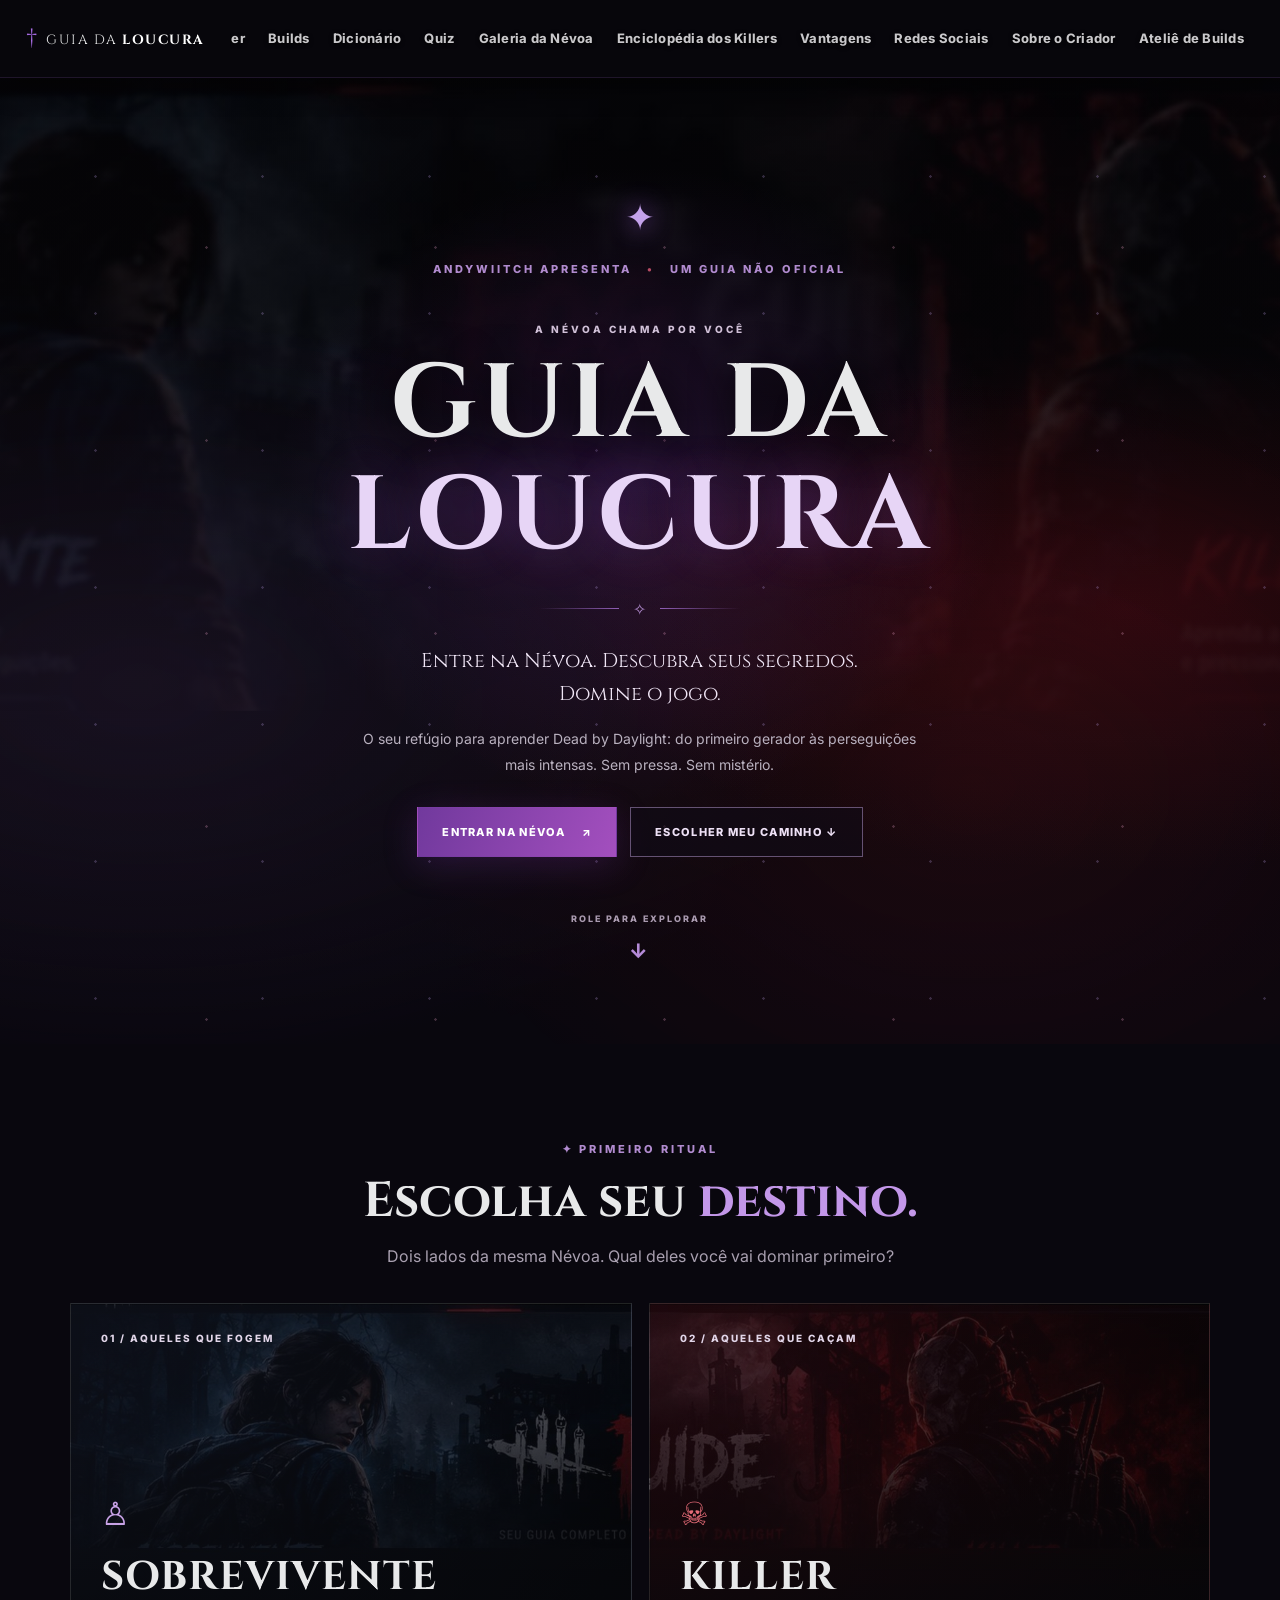
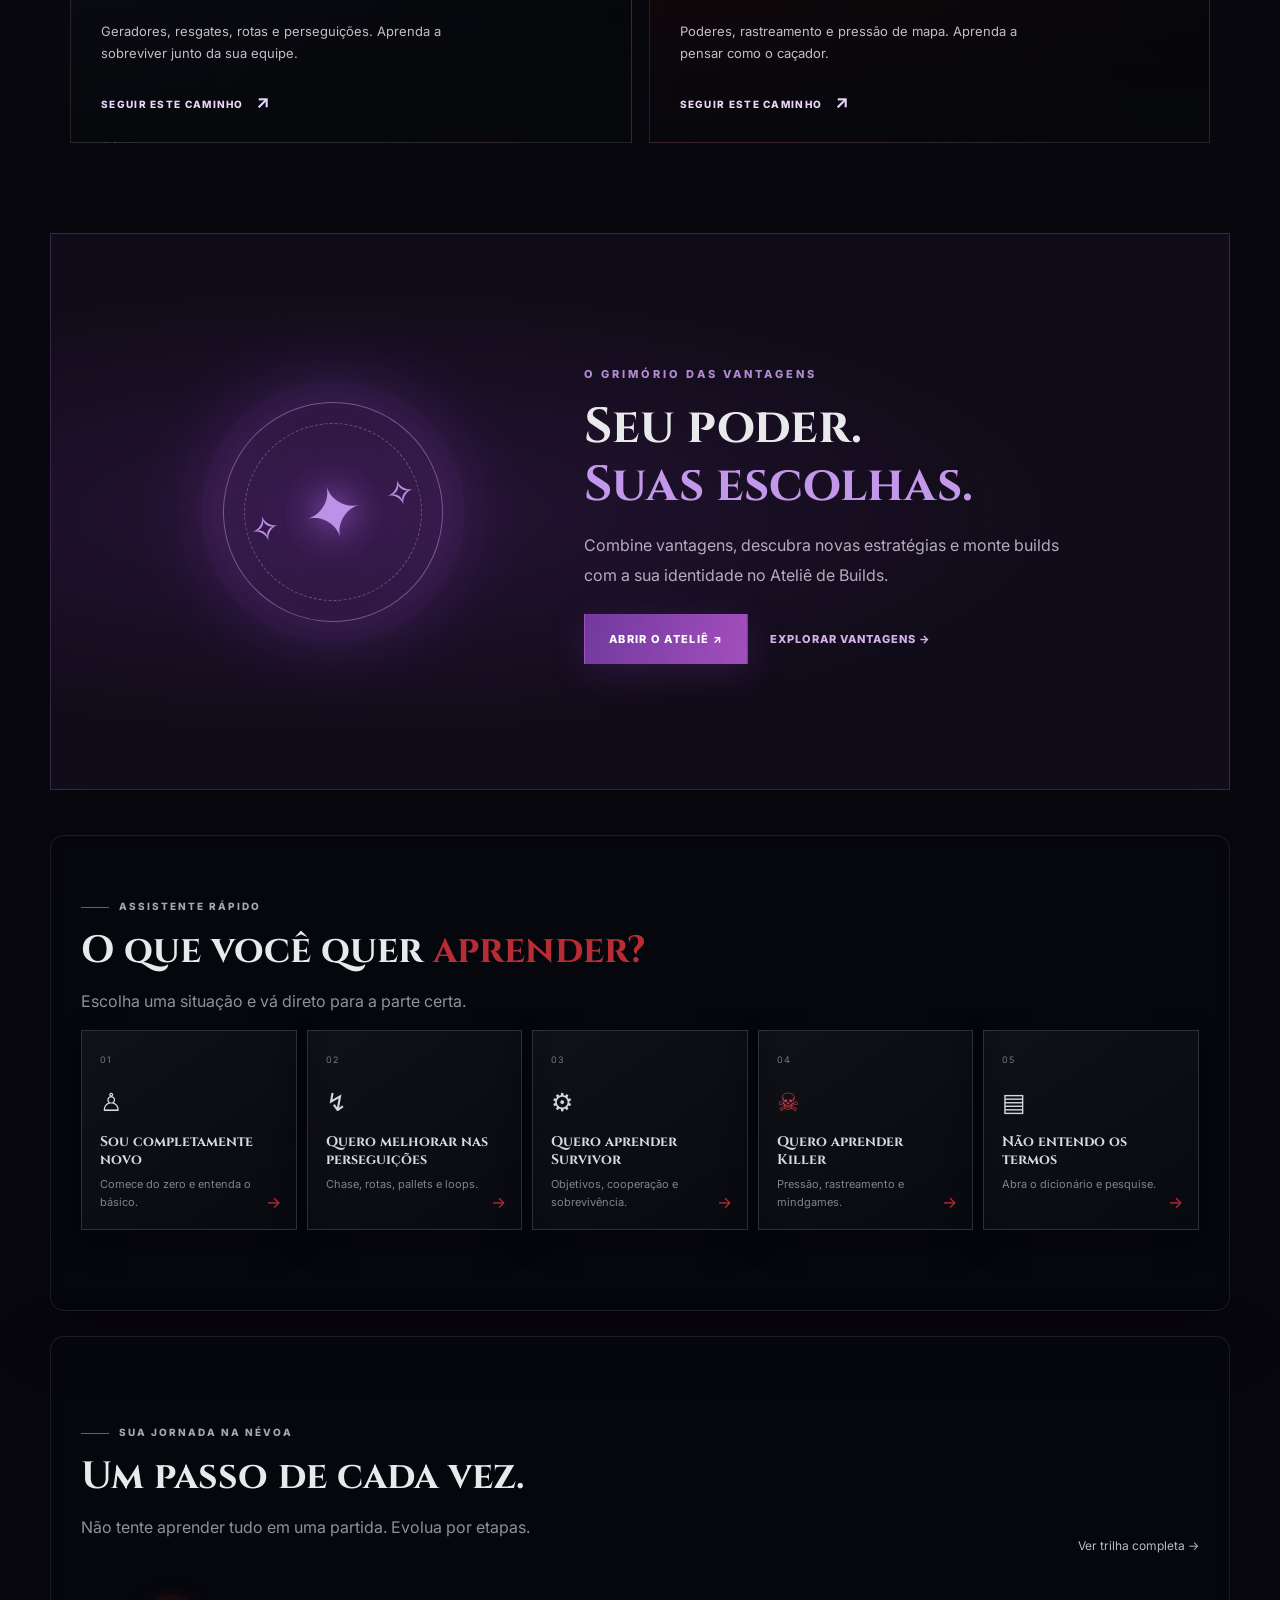
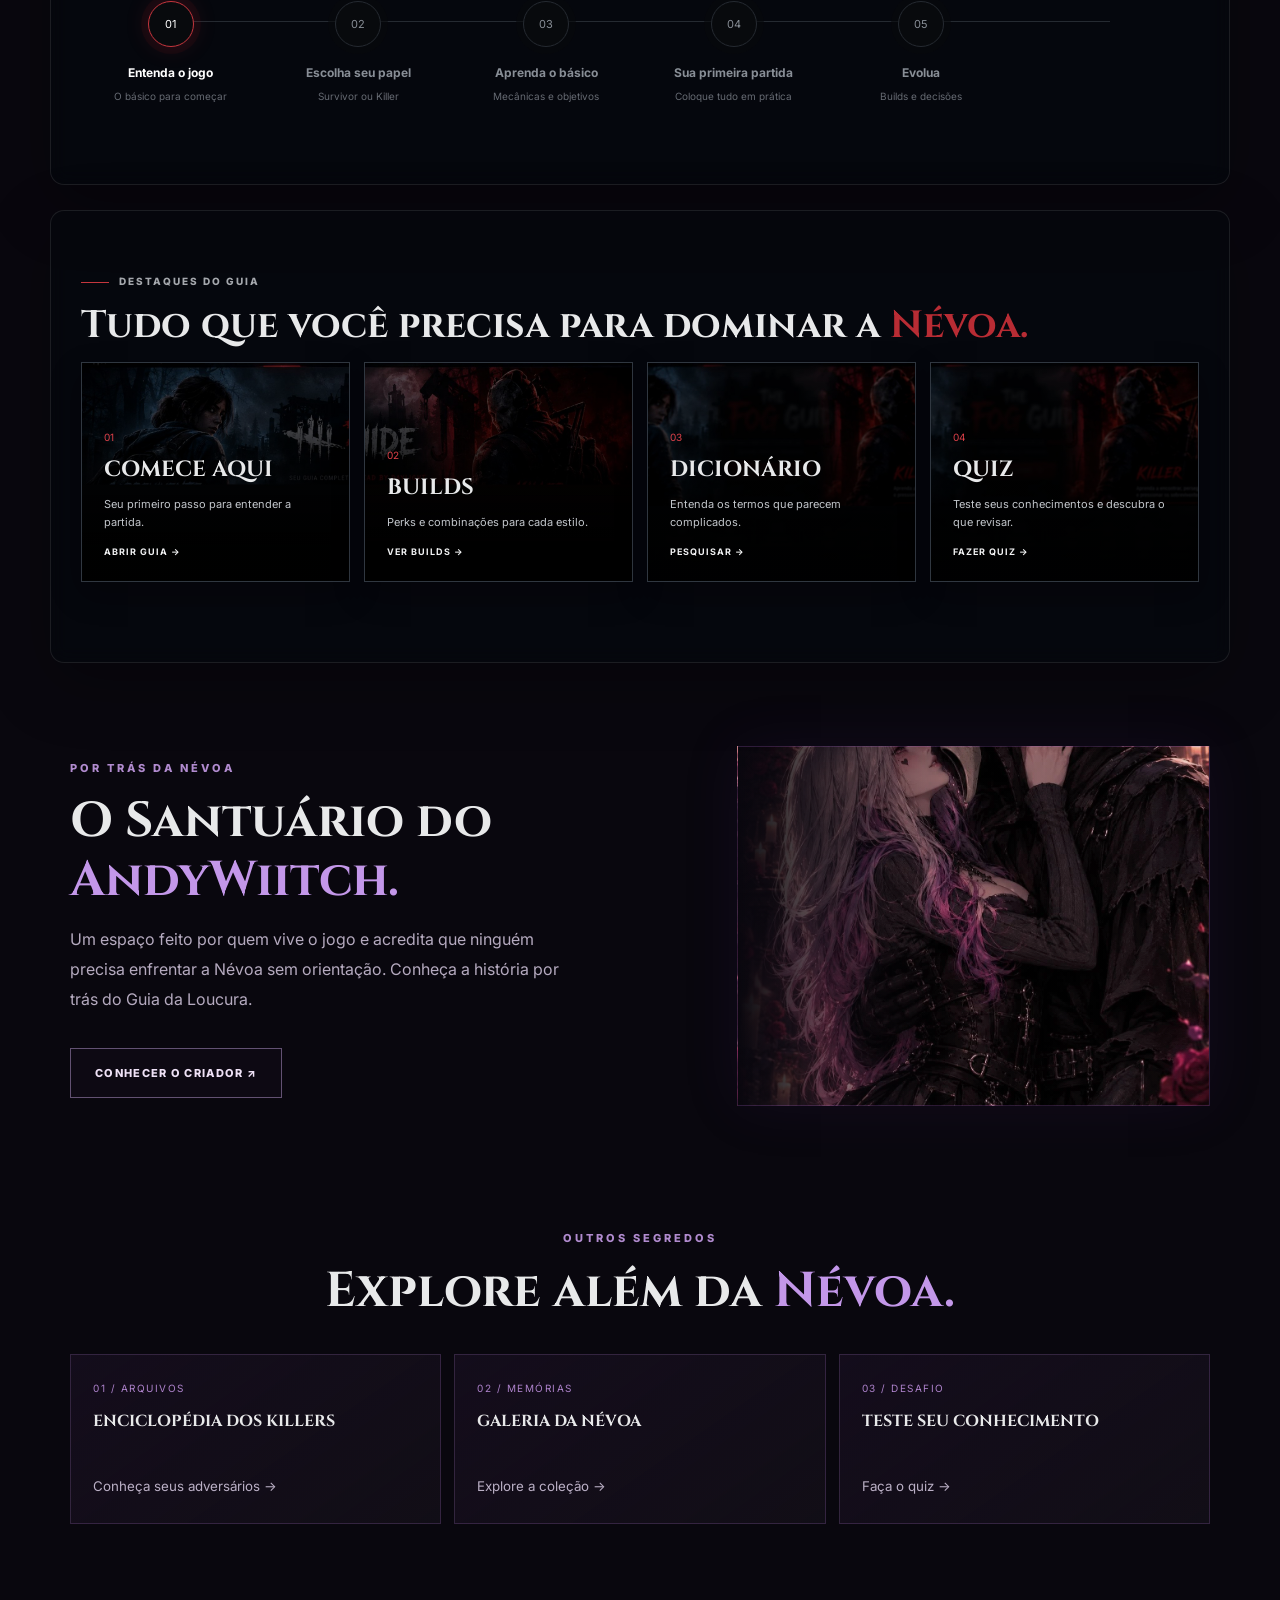
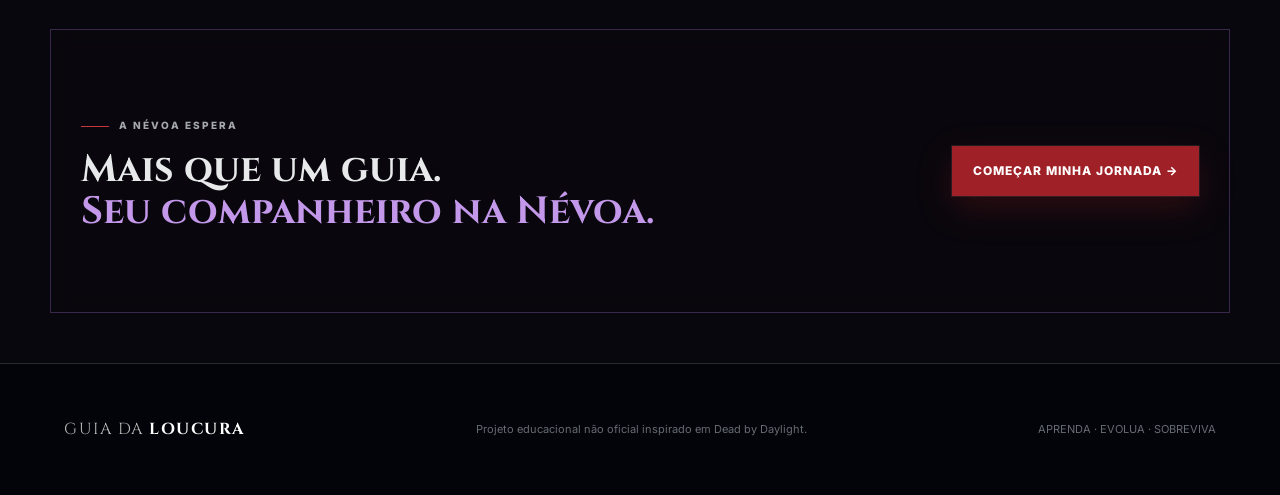
<file: index.html>
<!DOCTYPE html>

<html lang="pt-BR">
<head>
<meta charset="utf-8"/>
<meta content="width=device-width, initial-scale=1.0" name="viewport"/>
<meta content="GUIA DA LOUCURA — guia visual e simples para quem está começando em Dead by Daylight." name="description"/>
<title>GUIA DA LOUCURA — Entre na Névoa</title>
<link href="style.css?v=7.0.1" rel="stylesheet"/>
</head>
<body class="home-page portal-v7">
<div class="fog-bg"></div>
<header class="site-header">
<a class="brand" href="index.html"><span class="brand-mark">†</span><span>GUIA DA <b>LOUCURA</b></span></a>
<button aria-label="Abrir menu" class="menu-toggle">☰</button>
<nav>
<a class="active" href="index.html">Início</a>
<a href="comece-aqui.html">Comece Aqui</a>
<a href="sobrevivente.html">Sobrevivente</a>
<a href="killer.html">Killer</a>
<a href="builds.html">Builds</a>
<a href="dicionario.html">Dicionário</a>
<a href="quiz.html">Quiz</a><a href="galeria.html">Galeria da Névoa</a><a href="enciclopedia-killers.html">Enciclopédia dos Killers</a><a href="vantagens.html">Vantagens</a><a href="redes-sociais.html">Redes Sociais</a><a href="sobre-o-criador.html">Sobre o Criador</a>
<a href="atelie-de-builds.html">Ateliê de Builds</a></nav>
</header>
<main>
<section class="portal-hero" aria-label="Boas-vindas ao Portal da Névoa">
 <div class="portal-hero-bg" aria-hidden="true"></div><div class="portal-mist portal-mist-one" aria-hidden="true"></div><div class="portal-mist portal-mist-two" aria-hidden="true"></div><div class="portal-stars" aria-hidden="true"></div>
 <div class="portal-hero-inner"><span class="portal-sigil" aria-hidden="true">✦</span><p class="portal-overline">ANDYWIITCH APRESENTA <span>•</span> UM GUIA NÃO OFICIAL</p>
 <p class="portal-pretitle">A NÉVOA CHAMA POR VOCÊ</p><h1>GUIA DA <span>LOUCURA</span></h1><div class="portal-rule"><span>✧</span></div>
 <p class="portal-quote">Entre na Névoa. Descubra seus segredos.<br>Domine o jogo.</p>
 <p class="portal-intro">O seu refúgio para aprender Dead by Daylight: do primeiro gerador às perseguições mais intensas. Sem pressa. Sem mistério.</p>
 <div class="portal-actions"><a class="portal-btn portal-btn-main" href="comece-aqui.html">ENTRAR NA NÉVOA <span aria-hidden="true">↗</span></a><a class="portal-btn portal-btn-outline" href="#escolha-seu-caminho">ESCOLHER MEU CAMINHO ↓</a></div>
 <span class="portal-scroll">ROLE PARA EXPLORAR <span aria-hidden="true">↓</span></span></div>
 </section>
 <section class="portal-path section" id="escolha-seu-caminho"><div class="portal-section-top"><span class="portal-kicker">✦ PRIMEIRO RITUAL</span><h2>Escolha seu <em>destino.</em></h2><p>Dois lados da mesma Névoa. Qual deles você vai dominar primeiro?</p></div>
 <div class="portal-path-grid"><a class="portal-path-card portal-survivor" href="sobrevivente.html"><span class="portal-path-index">01 / AQUELES QUE FOGEM</span><div class="portal-path-info"><span class="portal-path-symbol" aria-hidden="true">♙</span><h3>SOBREVIVENTE</h3><p>Geradores, resgates, rotas e perseguições. Aprenda a sobreviver junto da sua equipe.</p><span class="portal-card-link">SEGUIR ESTE CAMINHO <b>↗</b></span></div></a>
 <a class="portal-path-card portal-killer" href="killer.html"><span class="portal-path-index">02 / AQUELES QUE CAÇAM</span><div class="portal-path-info"><span class="portal-path-symbol" aria-hidden="true">☠</span><h3>KILLER</h3><p>Poderes, rastreamento e pressão de mapa. Aprenda a pensar como o caçador.</p><span class="portal-card-link">SEGUIR ESTE CAMINHO <b>↗</b></span></div></a></div></section>
 <section class="portal-grimoire section"><div class="portal-grimoire-art" aria-hidden="true"><div class="portal-grimoire-circle">✧<span>✦</span>✧</div></div><div class="portal-grimoire-content"><span class="portal-kicker">O GRIMÓRIO DAS VANTAGENS</span><h2>Seu poder.<br><em>Suas escolhas.</em></h2><p>Combine vantagens, descubra novas estratégias e monte builds com a sua identidade no Ateliê de Builds.</p><div class="portal-grimoire-links"><a class="portal-btn portal-btn-main" href="atelie-de-builds.html">ABRIR O ATELIÊ ↗</a><a class="portal-text-link" href="vantagens.html">EXPLORAR VANTAGENS →</a></div></div></section>
<section class="section quick-section">
<div class="section-heading"><div><span class="section-kicker">ASSISTENTE RÁPIDO</span><h2>O que você quer <em>aprender?</em></h2><p class="lead">Escolha uma situação e vá direto para a parte certa.</p></div></div>
<div class="quick-grid">
<button class="quick-card" data-open="survivor-gen"><span class="quick-number">01</span><span class="quick-icon">♙</span><b>Sou completamente novo</b><small>Comece do zero e entenda o básico.</small><i>→</i></button>
<button class="quick-card" data-open="survivor-chase"><span class="quick-number">02</span><span class="quick-icon">↯</span><b>Quero melhorar nas perseguições</b><small>Chase, rotas, pallets e loops.</small><i>→</i></button>
<a class="quick-card" href="sobrevivente.html"><span class="quick-number">03</span><span class="quick-icon">⚙</span><b>Quero aprender Survivor</b><small>Objetivos, cooperação e sobrevivência.</small><i>→</i></a>
<a class="quick-card killer-tint" href="killer.html"><span class="quick-number">04</span><span class="quick-icon">☠</span><b>Quero aprender Killer</b><small>Pressão, rastreamento e mindgames.</small><i>→</i></a>
<a class="quick-card" href="dicionario.html"><span class="quick-number">05</span><span class="quick-icon">▤</span><b>Não entendo os termos</b><small>Abra o dicionário e pesquise.</small><i>→</i></a>
</div>
</section>
<section class="section journey-section cinematic-journey-section">
<div class="section-heading"><div><span class="section-kicker">SUA JORNADA NA NÉVOA</span><h2>Um passo de cada vez.</h2><p class="lead">Não tente aprender tudo em uma partida. Evolua por etapas.</p></div><a class="text-link" href="comece-aqui.html">Ver trilha completa →</a></div>
<div class="journey cinematic-journey">
<div class="journey-line"></div>
<a class="journey-step current" href="comece-aqui.html"><span>01</span><b>Entenda o jogo</b><small>O básico para começar</small></a>
<a class="journey-step" href="comece-aqui.html"><span>02</span><b>Escolha seu papel</b><small>Survivor ou Killer</small></a>
<a class="journey-step" href="sobrevivente.html"><span>03</span><b>Aprenda o básico</b><small>Mecânicas e objetivos</small></a>
<a class="journey-step" href="sobrevivente.html#chase"><span>04</span><b>Sua primeira partida</b><small>Coloque tudo em prática</small></a>
<a class="journey-step" href="builds.html"><span>05</span><b>Evolua</b><small>Builds e decisões</small></a>
</div>
</section>
<section class="section feature-section">
<div class="section-heading"><div><span class="section-kicker">DESTAQUES DO GUIA</span><h2>Tudo que você precisa para dominar a <em>Névoa.</em></h2></div></div>
<div class="feature-grid cinematic-features">
<a class="feature-card feature-image start" href="comece-aqui.html"><span>01</span><h3>COMECE AQUI</h3><p>Seu primeiro passo para entender a partida.</p><b>ABRIR GUIA →</b></a>
<a class="feature-card feature-image builds" href="builds.html"><span>02</span><h3>BUILDS</h3><p>Perks e combinações para cada estilo.</p><b>VER BUILDS →</b></a>
<a class="feature-card feature-image dictionary" href="dicionario.html"><span>03</span><h3>DICIONÁRIO</h3><p>Entenda os termos que parecem complicados.</p><b>PESQUISAR →</b></a>
<a class="feature-card feature-image quiz" href="quiz.html"><span>04</span><h3>QUIZ</h3><p>Teste seus conhecimentos e descubra o que revisar.</p><b>FAZER QUIZ →</b></a>
</div>
</section>
<section class="portal-sanctuary section"><div class="portal-sanctuary-copy"><span class="portal-kicker">POR TRÁS DA NÉVOA</span><h2>O Santuário do <em>AndyWiitch.</em></h2><p>Um espaço feito por quem vive o jogo e acredita que ninguém precisa enfrentar a Névoa sem orientação. Conheça a história por trás do Guia da Loucura.</p><a class="portal-btn portal-btn-outline" href="sobre-o-criador.html">CONHECER O CRIADOR ↗</a></div><div class="portal-sanctuary-image" role="img" aria-label="Arte do criador do Guia da Loucura"></div></section>
<section class="portal-extras section"><div class="portal-section-top"><span class="portal-kicker">OUTROS SEGREDOS</span><h2>Explore além da <em>Névoa.</em></h2></div><div class="portal-extras-grid"><a href="enciclopedia-killers.html"><span>01 / ARQUIVOS</span><b>ENCICLOPÉDIA DOS KILLERS</b><small>Conheça seus adversários →</small></a><a href="galeria.html"><span>02 / MEMÓRIAS</span><b>GALERIA DA NÉVOA</b><small>Explore a coleção →</small></a><a href="quiz.html"><span>03 / DESAFIO</span><b>TESTE SEU CONHECIMENTO</b><small>Faça o quiz →</small></a></div></section>
<section class="section final-cta">
<div><span class="section-kicker">A NÉVOA ESPERA</span><h2>Mais que um guia.<br/><em>Seu companheiro na Névoa.</em></h2></div>
<a class="btn btn-primary btn-glow" href="comece-aqui.html">COMEÇAR MINHA JORNADA →</a>
</section>
</main>
<footer><div class="brand">GUIA DA <b>LOUCURA</b></div><p>Projeto educacional não oficial inspirado em Dead by Daylight.</p><span>APRENDA · EVOLUA · SOBREVIVA</span></footer>
<div aria-hidden="true" class="modal" id="decision"><div class="modal-box"><button class="modal-close">×</button><span class="section-kicker">ORIENTAÇÃO</span><h2 id="modal-title">O que fazer agora?</h2><p id="modal-text"></p><a class="btn btn-primary" href="comece-aqui.html" id="modal-link">APRENDER MAIS →</a></div></div>
<script src="script.js?v=7.0.1"></script>
</body>
</html>
</file>
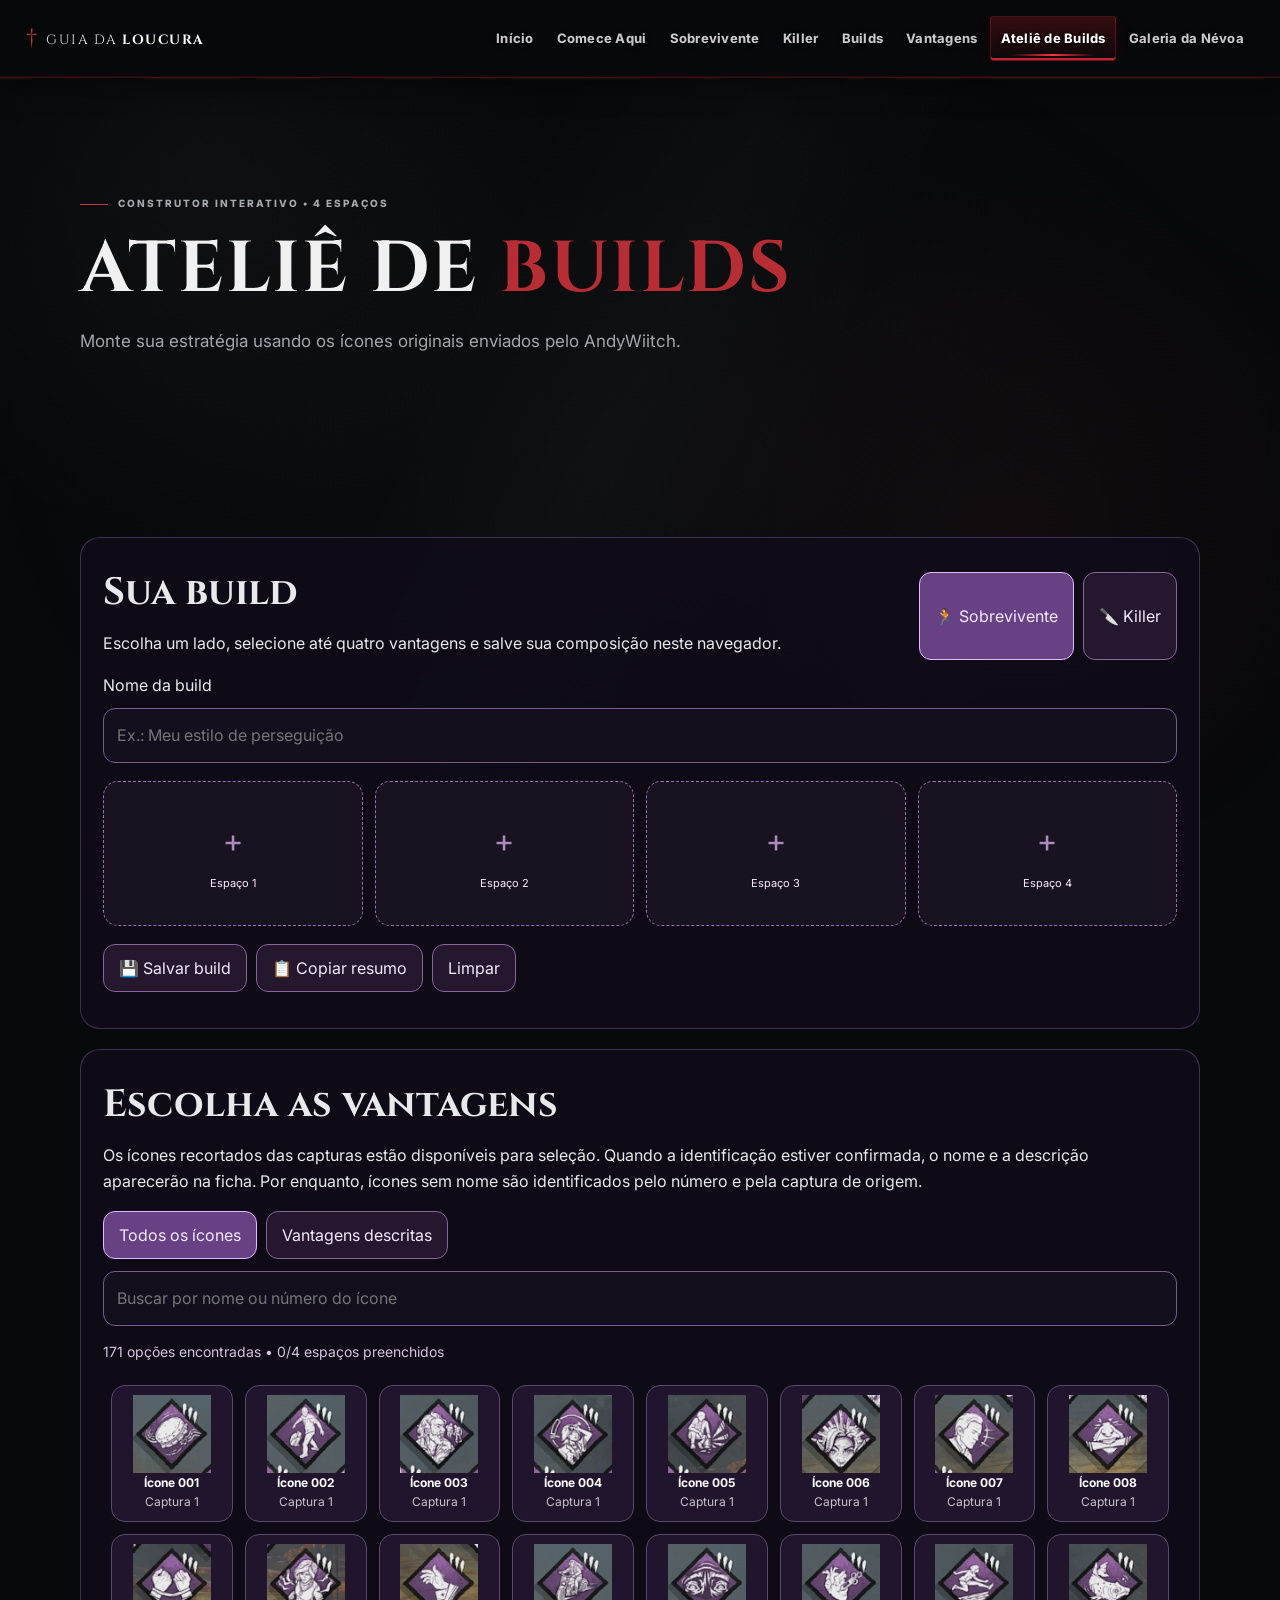
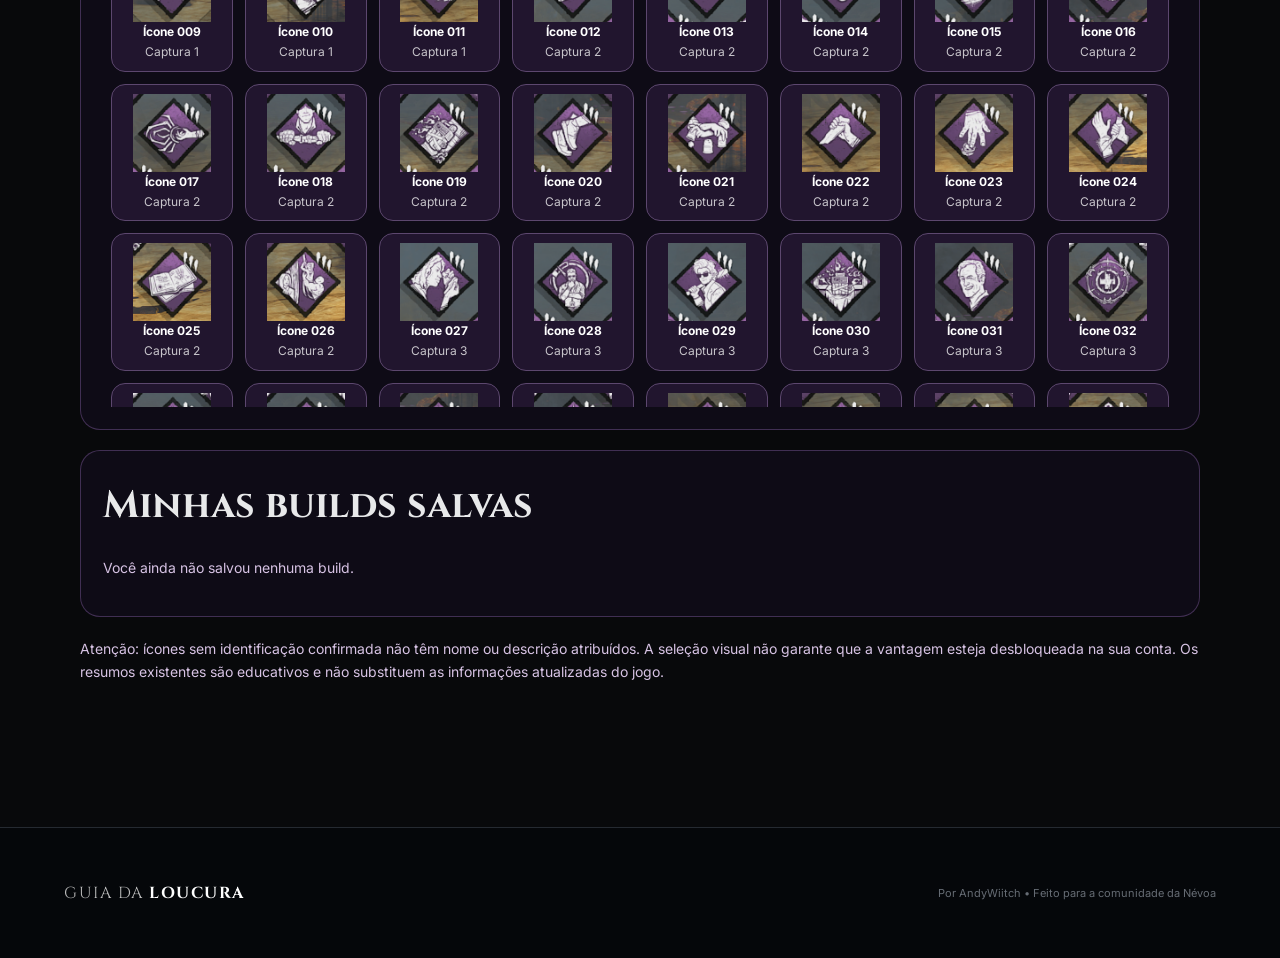
<file: atelie-de-builds.html>
<!doctype html><html lang="pt-BR"><head><meta charset="utf-8"><meta name="viewport" content="width=device-width,initial-scale=1"><title>Ateliê de Builds — Guia da Loucura</title><link rel="stylesheet" href="style.css?v=6.6"><link rel="stylesheet" href="atelie.css"></head><body><div class="fog-bg"></div><header class="site-header"><a class="brand" href="index.html"><span class="brand-mark">†</span><span>GUIA DA <b>LOUCURA</b></span></a><button class="menu-toggle">☰</button><nav><a href="index.html">Início</a><a href="comece-aqui.html">Comece Aqui</a><a href="sobrevivente.html">Sobrevivente</a><a href="killer.html">Killer</a><a href="builds.html">Builds</a><a href="vantagens.html">Vantagens</a><a class="active" href="atelie-de-builds.html">Ateliê de Builds</a><a href="galeria.html">Galeria da Névoa</a></nav></header><main><section class="page-hero"><span class="section-kicker">CONSTRUTOR INTERATIVO • 4 ESPAÇOS</span><h1>ATELIÊ DE <em>BUILDS</em></h1><p>Monte sua estratégia usando os ícones originais enviados pelo AndyWiitch.</p></section><section class="section"><div class="studio-panel"><div class="studio-top"><div><h2>Sua build</h2><p>Escolha um lado, selecione até quatro vantagens e salve sua composição neste navegador.</p></div><div class="studio-actions"><button class="studio-button selected" data-studio-side="survivor">🏃 Sobrevivente</button><button class="studio-button" data-studio-side="killer">🔪 Killer</button></div></div><label for="build-name">Nome da build</label><input id="build-name" placeholder="Ex.: Meu estilo de perseguição" maxlength="80"><div id="studio-slots" class="studio-slots" aria-live="polite"></div><div class="studio-actions"><button id="studio-save" class="studio-button">💾 Salvar build</button><button id="studio-copy" class="studio-button">📋 Copiar resumo</button><button id="studio-clear" class="studio-button">Limpar</button></div><p id="studio-message" class="studio-message" role="status"></p></div><div class="studio-panel"><h2>Escolha as vantagens</h2><p>Os ícones recortados das capturas estão disponíveis para seleção. Quando a identificação estiver confirmada, o nome e a descrição aparecerão na ficha. Por enquanto, ícones sem nome são identificados pelo número e pela captura de origem.</p><div class="studio-actions"><button class="studio-button selected" data-studio-source="icons">Todos os ícones</button><button class="studio-button" data-studio-source="known">Vantagens descritas</button></div><input id="studio-search" type="search" placeholder="Buscar por nome ou número do ícone" aria-label="Buscar vantagens"><p id="studio-count" class="studio-message"></p><div id="studio-grid" class="studio-grid"></div></div><div class="studio-panel"><h2>Minhas builds salvas</h2><div id="studio-saved" class="saved-builds"></div></div><p class="studio-disclaimer">Atenção: ícones sem identificação confirmada não têm nome ou descrição atribuídos. A seleção visual não garante que a vantagem esteja desbloqueada na sua conta. Os resumos existentes são educativos e não substituem as informações atualizadas do jogo.</p></section></main><footer><div class="brand">GUIA DA <b>LOUCURA</b></div><p>Por AndyWiitch • Feito para a comunidade da Névoa</p></footer><script src="script.js"></script><script src="vantagens-data.js"></script><script src="icones-capturas.js"></script><script src="atelie.js"></script></body></html>
</file>
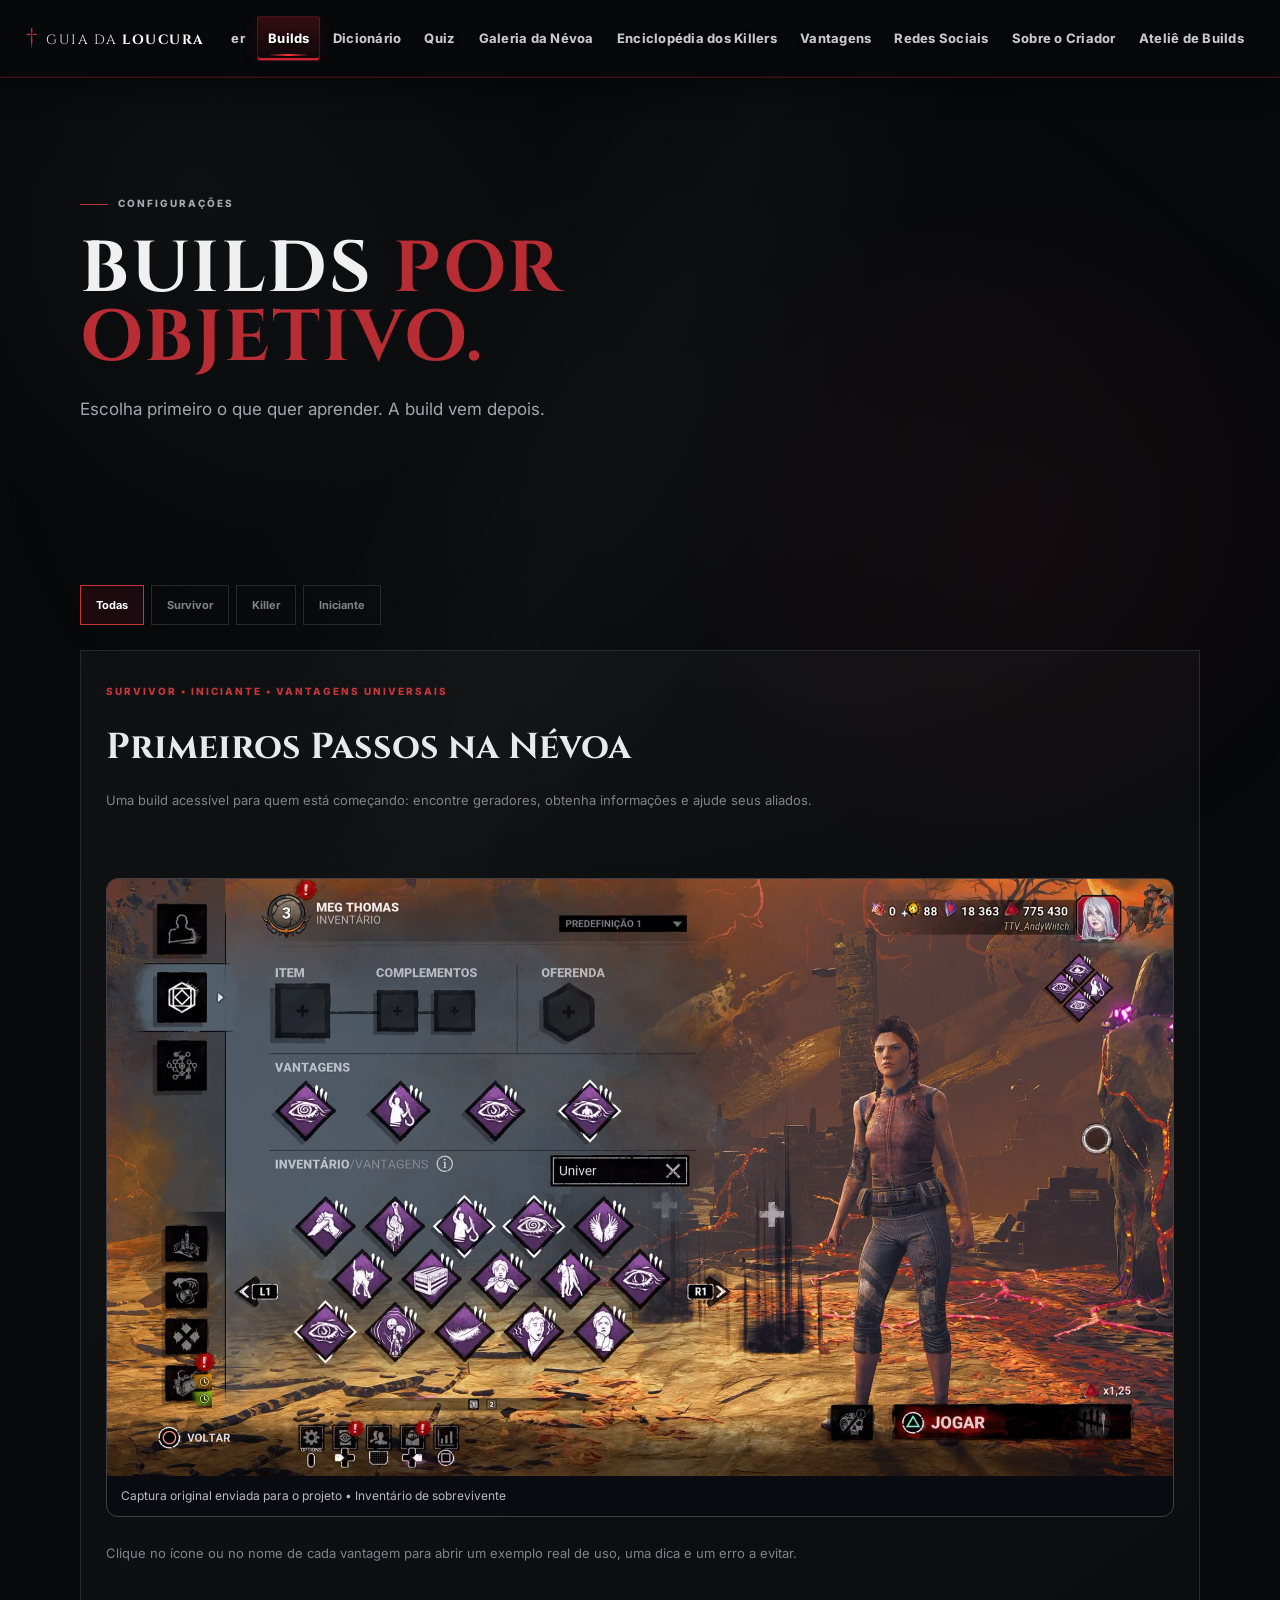
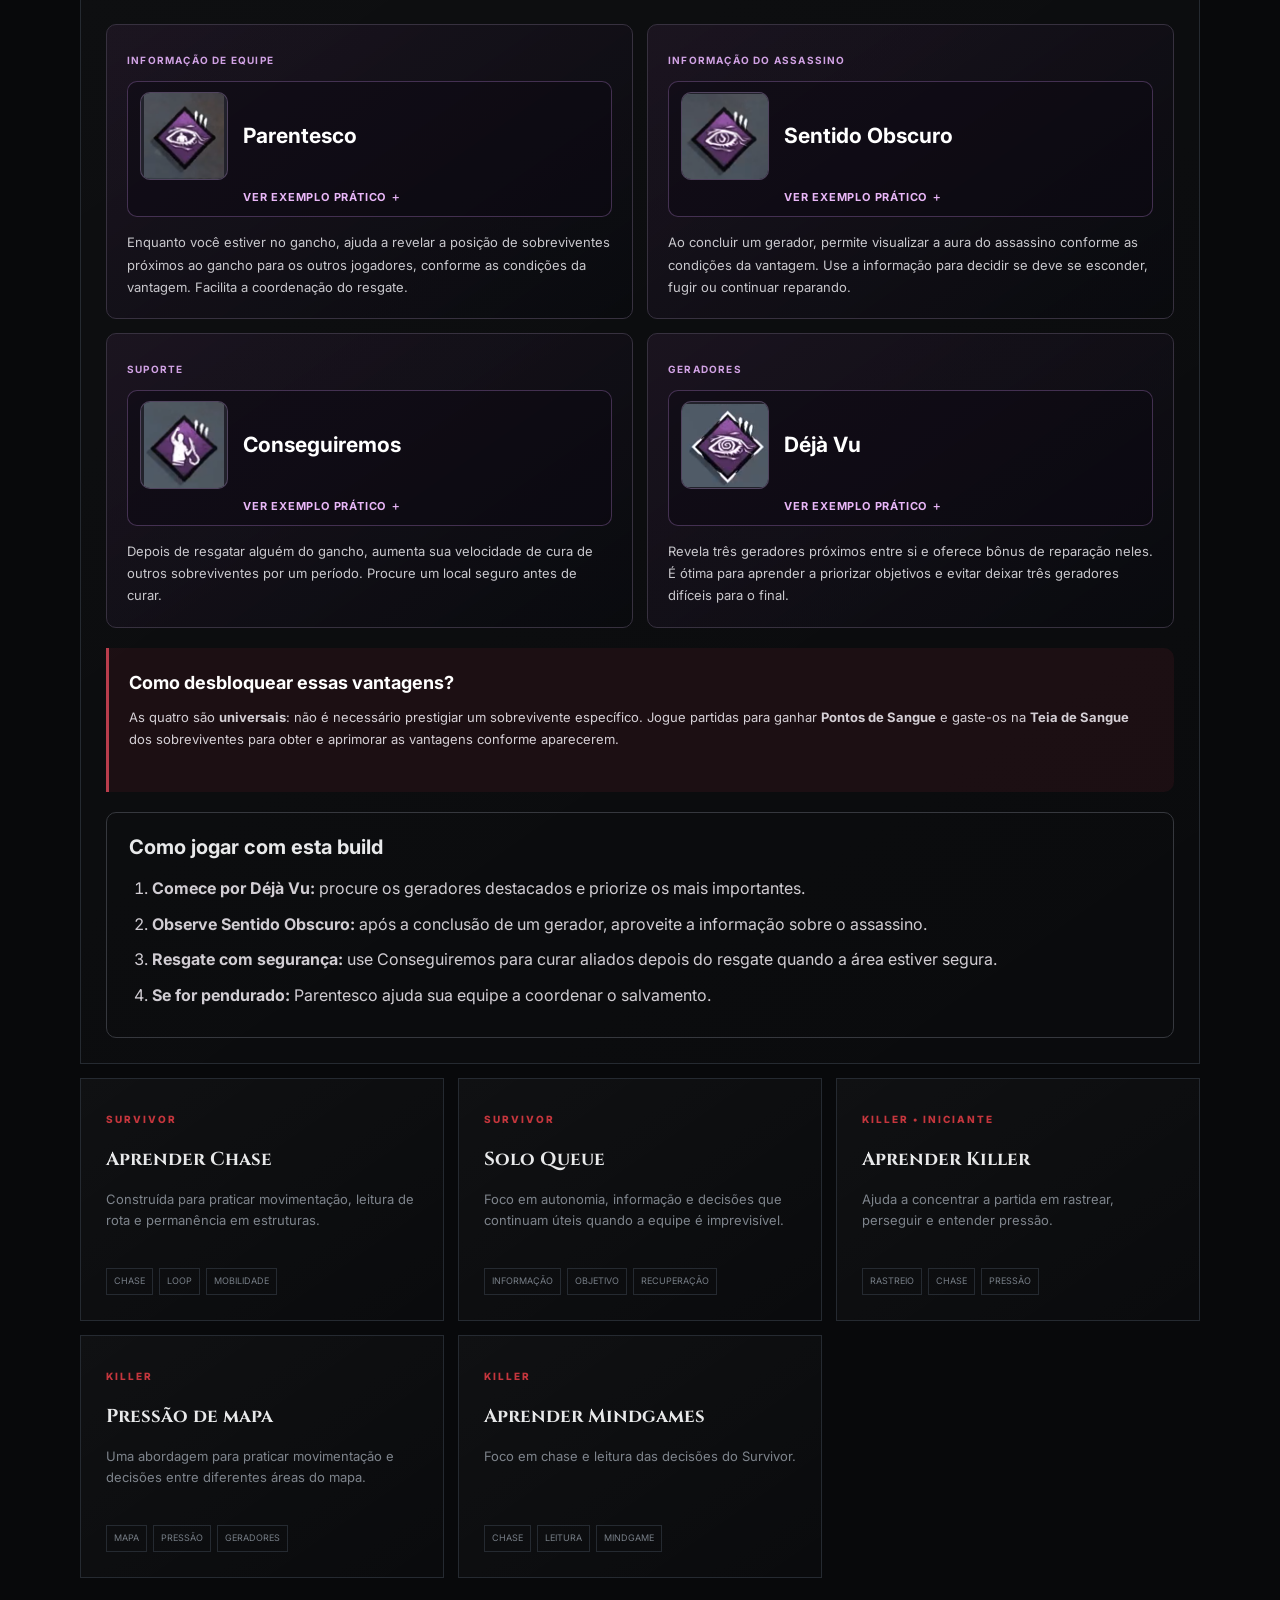
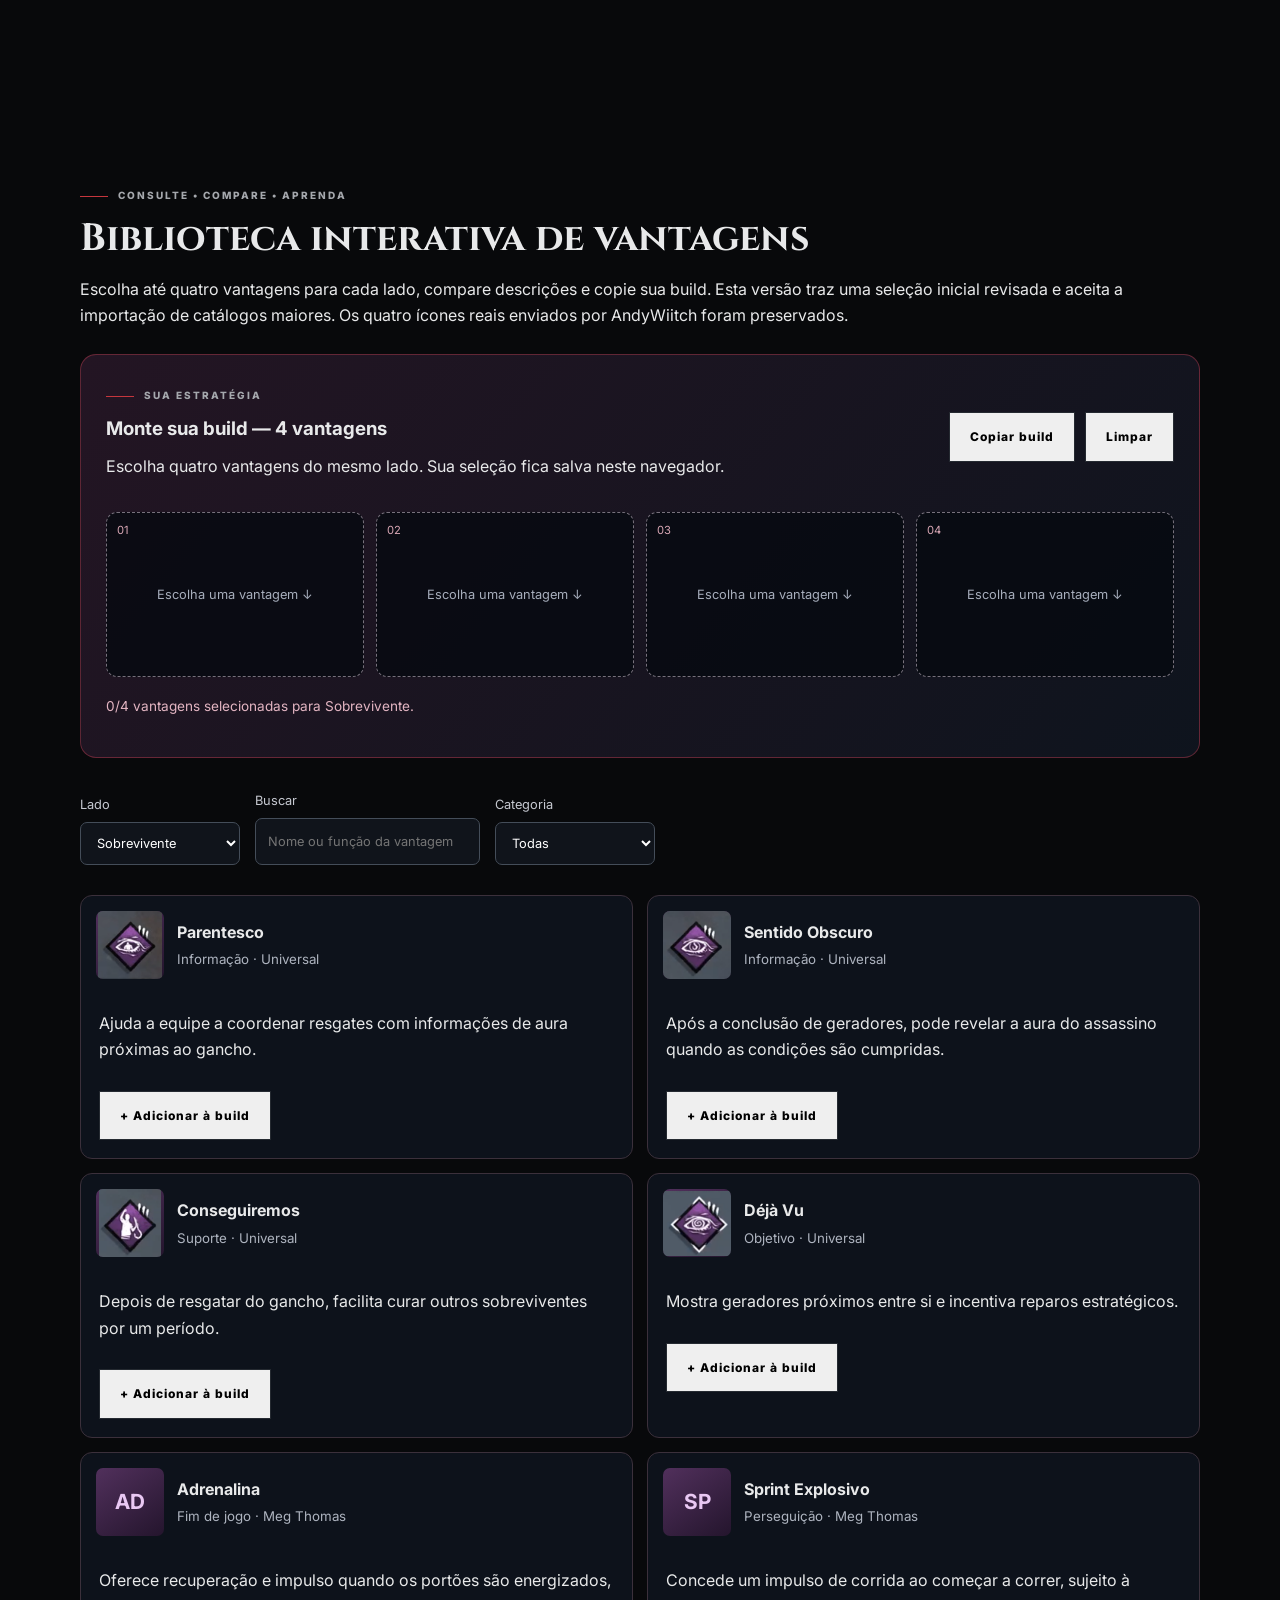
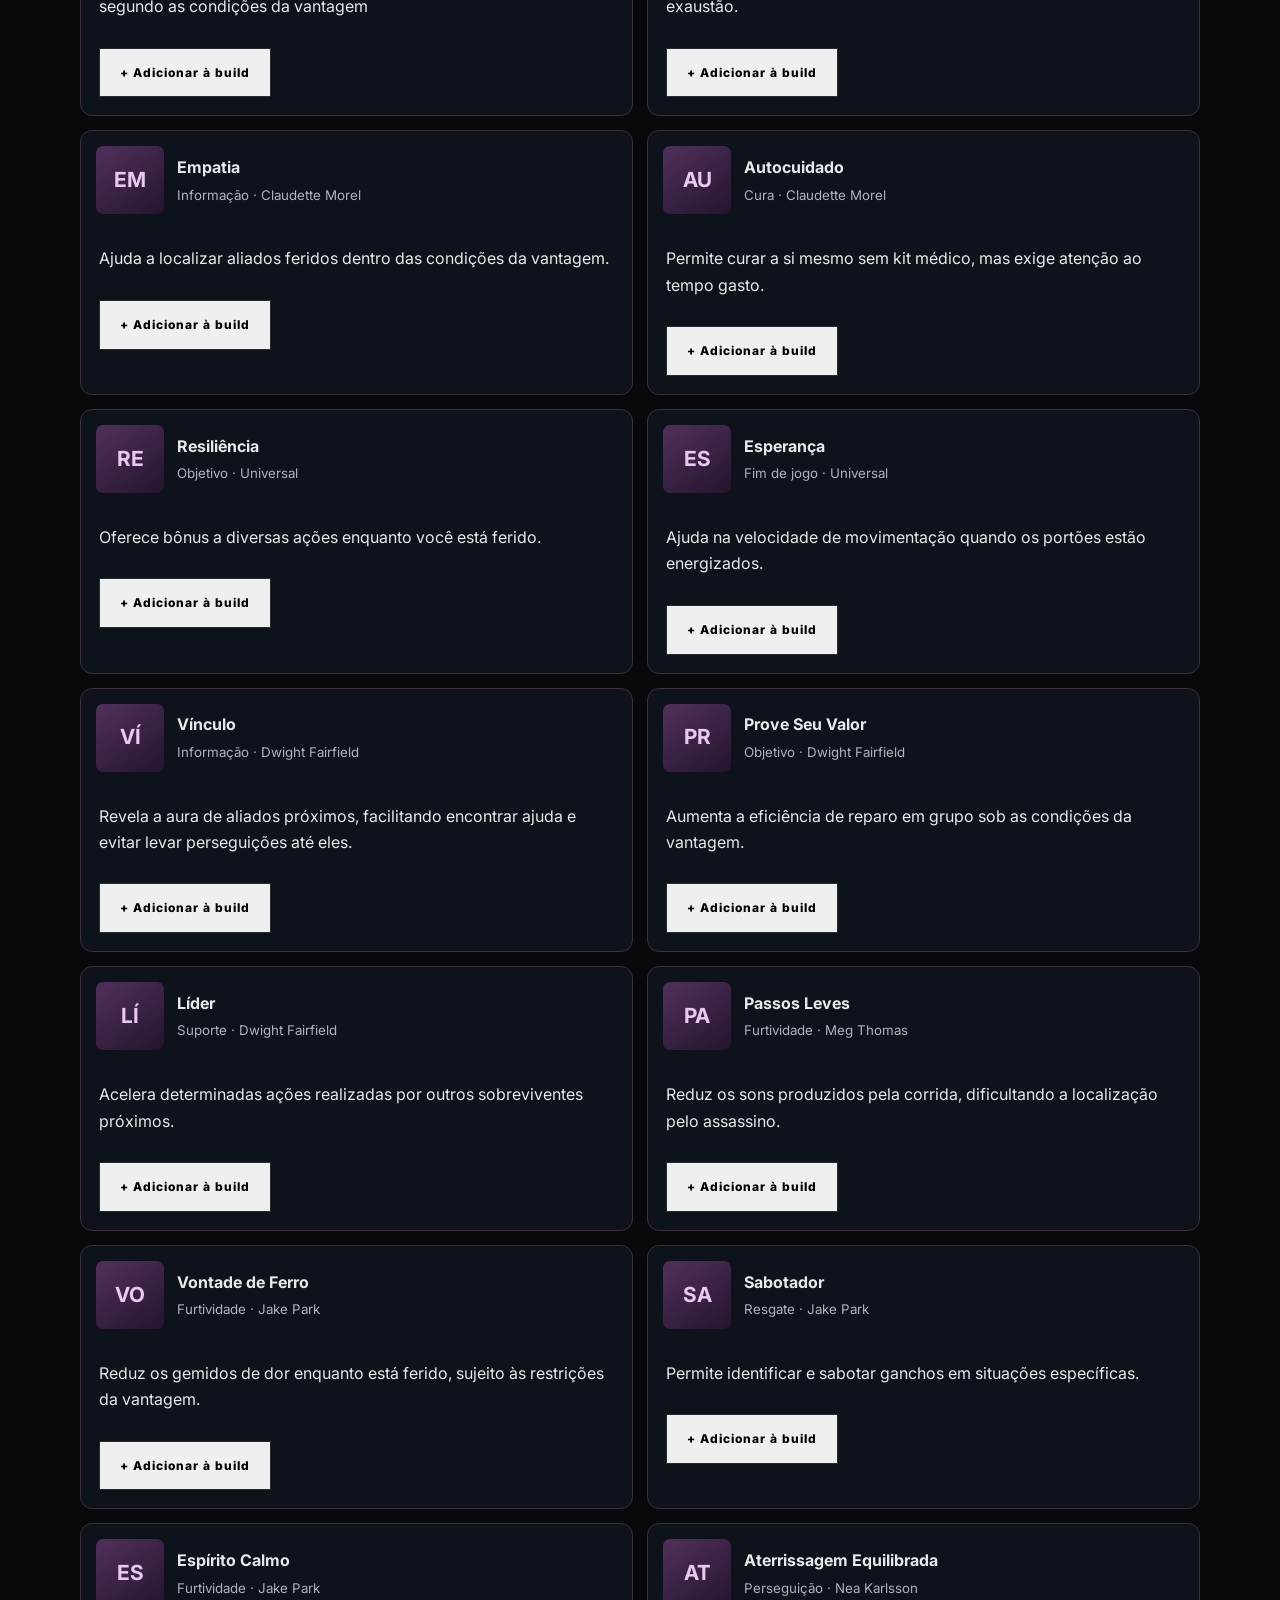
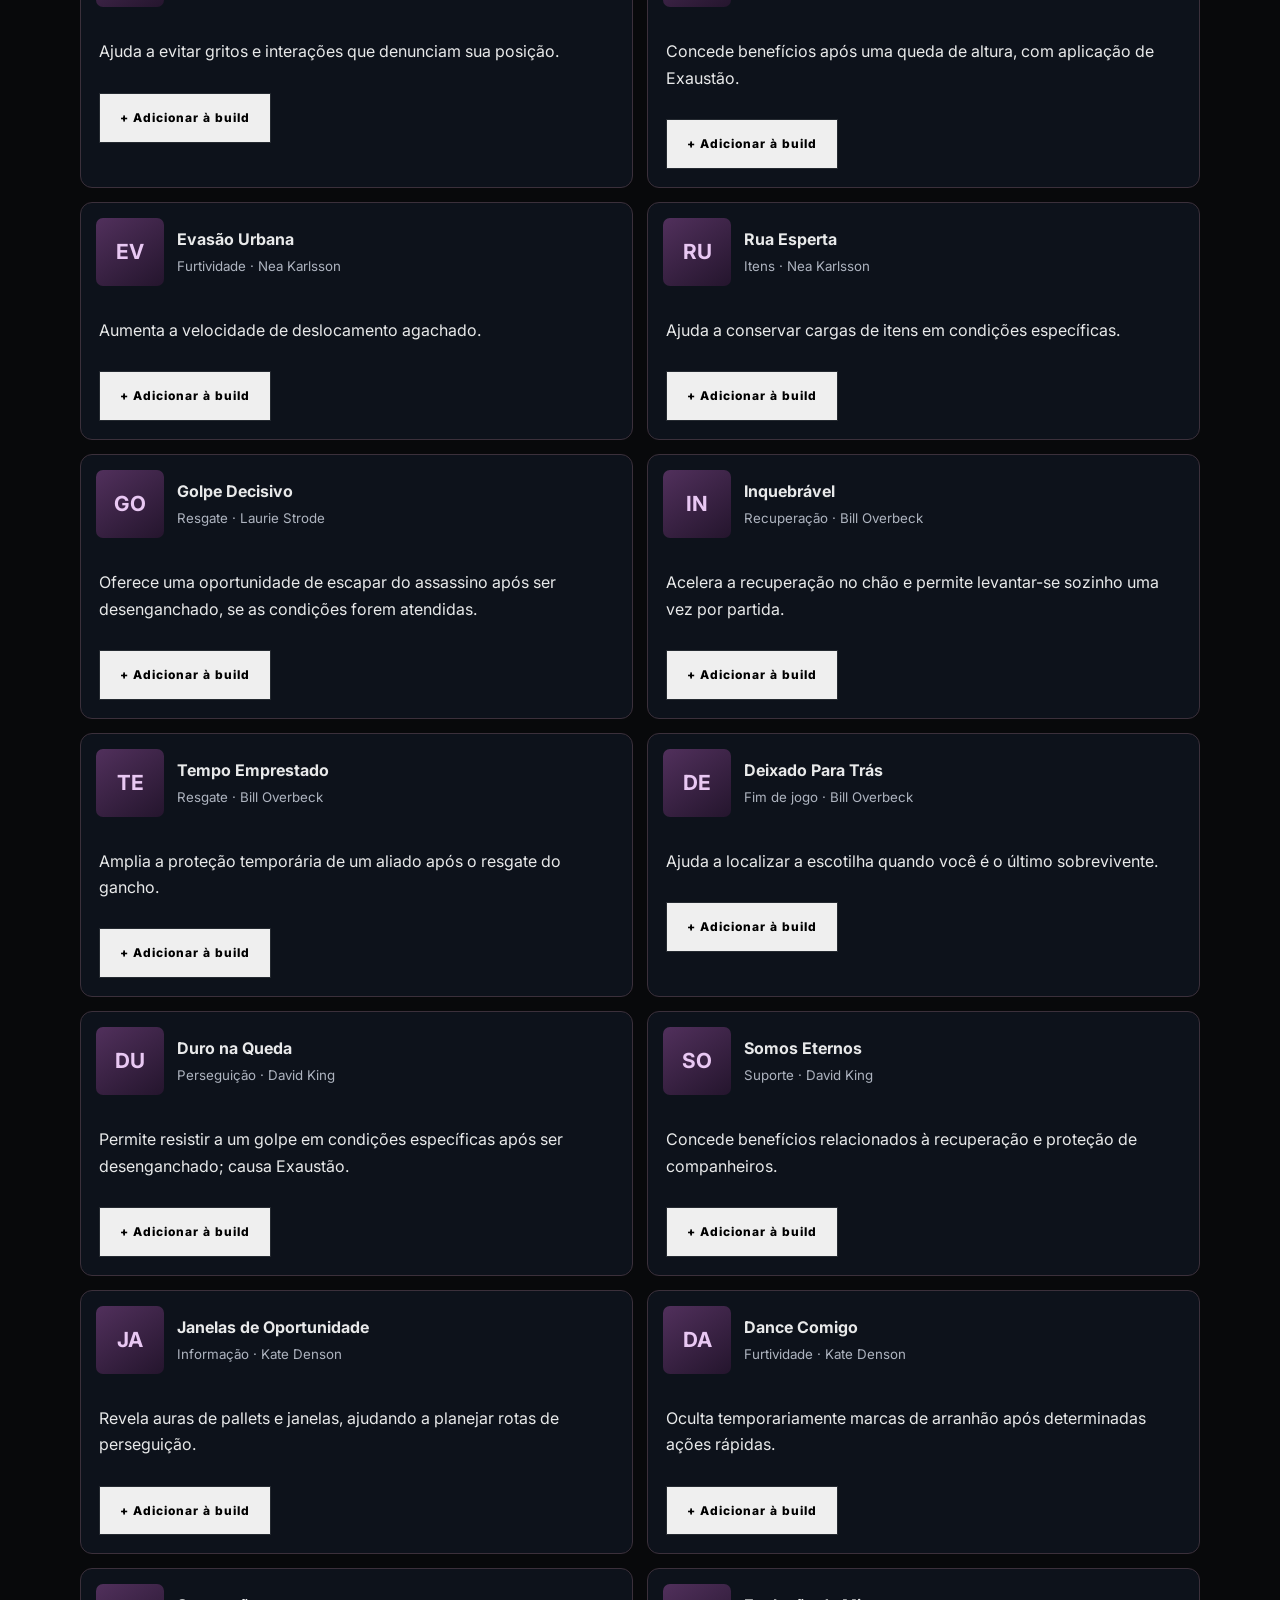
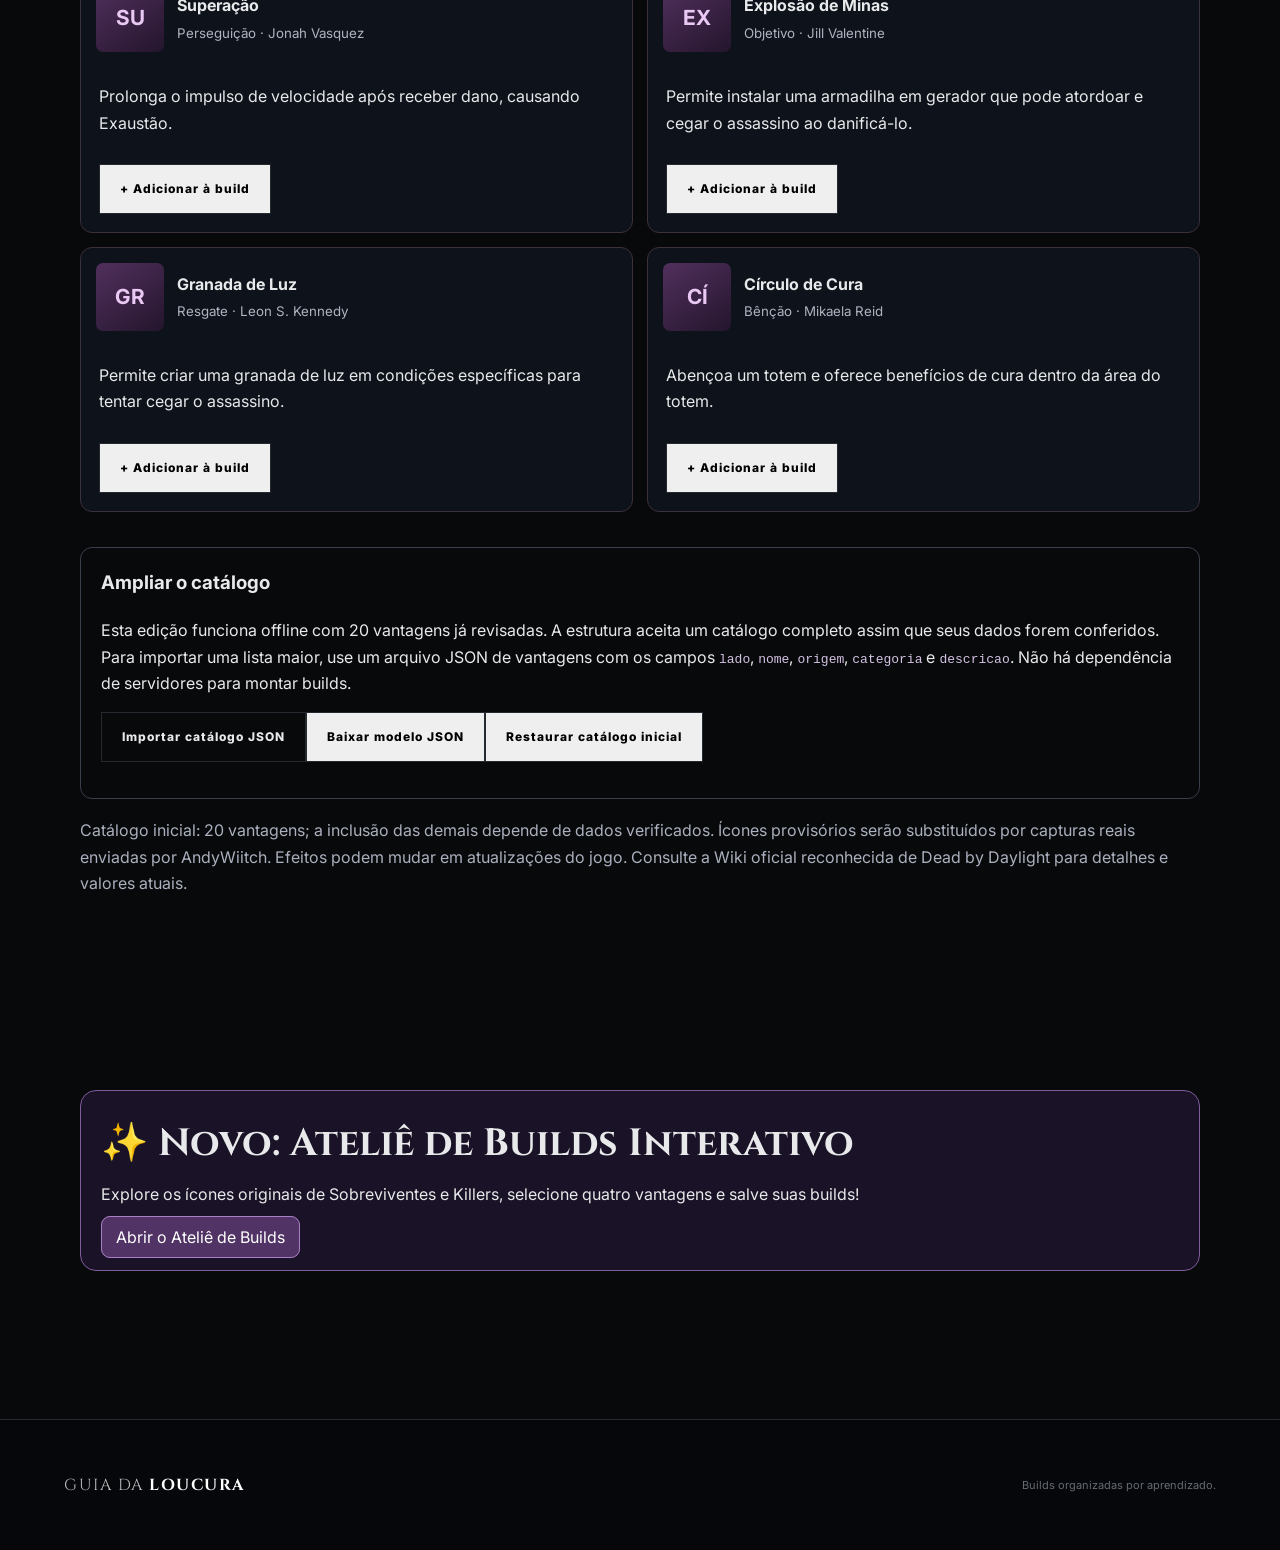
<file: builds.html>
<!DOCTYPE html>

<html lang="pt-BR"><head><meta charset="utf-8"/><meta content="width=device-width, initial-scale=1.0" name="viewport"/><title>Builds — GUIA DA LOUCURA</title><link href="style.css?v=6.6" rel="stylesheet"/></head>
<body><div class="fog-bg"></div><header class="site-header"><a class="brand" href="index.html"><span class="brand-mark">†</span>GUIA DA <b>LOUCURA</b></a><button class="menu-toggle">☰</button><nav><a href="index.html">Início</a><a href="comece-aqui.html">Comece Aqui</a><a href="sobrevivente.html">Sobrevivente</a><a href="killer.html">Killer</a><a class="active" href="builds.html">Builds</a><a href="dicionario.html">Dicionário</a><a href="quiz.html">Quiz</a><a href="galeria.html">Galeria da Névoa</a><a href="enciclopedia-killers.html">Enciclopédia dos Killers</a><a href="vantagens.html">Vantagens</a><a href="redes-sociais.html">Redes Sociais</a><a href="sobre-o-criador.html">Sobre o Criador</a><a href="atelie-de-builds.html">Ateliê de Builds</a></nav></header>
<main><section class="page-hero"><span class="section-kicker">CONFIGURAÇÕES</span><h1>BUILDS <em>POR OBJETIVO.</em></h1><p>Escolha primeiro o que quer aprender. A build vem depois.</p></section>
<section class="section"><div class="filters"><button class="filter active" data-filter="all">Todas</button><button class="filter" data-filter="survivor">Survivor</button><button class="filter" data-filter="killer">Killer</button><button class="filter" data-filter="beginner">Iniciante</button></div>
<div class="build-grid">
<article class="build-card beginner-build" data-type="survivor beginner" id="primeiros-passos"><span class="tag">SURVIVOR • INICIANTE • VANTAGENS UNIVERSAIS</span><h3>Primeiros Passos na Névoa</h3><p>Uma build acessível para quem está começando: encontre geradores, obtenha informações e ajude seus aliados.</p><figure class="beginner-shot"><img alt="Captura real do inventário da Meg Thomas mostrando quatro vantagens equipadas e o menu de vantagens" loading="lazy" src="build-iniciante-captura.png"/><figcaption>Captura original enviada para o projeto • Inventário de sobrevivente</figcaption></figure><p class="perk-interactive-intro">Clique no ícone ou no nome de cada vantagem para abrir um exemplo real de uso, uma dica e um erro a evitar.</p><div class="perk-guide-grid"><div class="perk-guide"><span class="perk-category">INFORMAÇÃO DE EQUIPE</span><details class="perk-expand"><summary aria-label="Abrir guia prático da vantagem Parentesco"><div class="perk-guide-heading"><img alt="Ícone da vantagem Parentesco no Dead by Daylight" class="perk-icon-real" loading="lazy" src="perk-parentesco.png"/><h4>Parentesco</h4></div><span class="perk-expand-hint">VER EXEMPLO PRÁTICO  ＋</span></summary><div class="perk-expand-body"><p><strong>🎮 Exemplo durante a partida</strong> Você está no gancho e percebe que um aliado está sendo perseguido perto de você. Seus companheiros podem usar as auras disponíveis para decidir quem deve tentar o resgate.</p><p><strong>✓ Dica para iniciantes</strong> Não dependa apenas da vantagem: observe também o estado da equipe e o tempo restante no gancho.</p><p><strong>⚠ Erro comum</strong> Achar que Parentesco mostra o assassino em qualquer lugar do mapa. A informação de aura depende das condições da vantagem.</p></div></details><p>Enquanto você estiver no gancho, ajuda a revelar a posição de sobreviventes próximos ao gancho para os outros jogadores, conforme as condições da vantagem. Facilita a coordenação do resgate.</p></div><div class="perk-guide"><span class="perk-category">INFORMAÇÃO DO ASSASSINO</span><details class="perk-expand"><summary aria-label="Abrir guia prático da vantagem Sentido Obscuro"><div class="perk-guide-heading"><img alt="Ícone da vantagem Sentido Obscuro no Dead by Daylight" class="perk-icon-real" loading="lazy" src="perk-sentido-obscuro.png"/><h4>Sentido Obscuro</h4></div><span class="perk-expand-hint">VER EXEMPLO PRÁTICO  ＋</span></summary><div class="perk-expand-body"><p><strong>🎮 Exemplo durante a partida</strong> Um gerador é concluído. Quando o assassino entra na distância de ativação, a vantagem pode revelar sua aura por alguns segundos. Use essa informação para escolher uma rota segura.</p><p><strong>✓ Dica para iniciantes</strong> Observe o momento em que a habilidade fica disponível; a revelação não significa visão permanente do assassino.</p><p><strong>⚠ Erro comum</strong> Supor que a aura aparece imediatamente e continuamente depois de cada gerador.</p></div></details><p>Ao concluir um gerador, permite visualizar a aura do assassino conforme as condições da vantagem. Use a informação para decidir se deve se esconder, fugir ou continuar reparando.</p></div><div class="perk-guide"><span class="perk-category">SUPORTE</span><details class="perk-expand"><summary aria-label="Abrir guia prático da vantagem Conseguiremos"><div class="perk-guide-heading"><img alt="Ícone da vantagem Conseguiremos no Dead by Daylight" class="perk-icon-real" loading="lazy" src="perk-conseguiremos.png"/><h4>Conseguiremos</h4></div><span class="perk-expand-hint">VER EXEMPLO PRÁTICO  ＋</span></summary><div class="perk-expand-body"><p><strong>🎮 Exemplo durante a partida</strong> Você retira um aliado do gancho e o assassino se afasta. Em uma posição segura, aproveite o bônus de velocidade para curar esse companheiro rapidamente.</p><p><strong>✓ Dica para iniciantes</strong> Primeiro confirme que a área está segura. O bônus ajuda a curar outros sobreviventes, não é uma cura automática.</p><p><strong>⚠ Erro comum</strong> Parar para curar debaixo do gancho quando o assassino ainda está por perto.</p></div></details><p>Depois de resgatar alguém do gancho, aumenta sua velocidade de cura de outros sobreviventes por um período. Procure um local seguro antes de curar.</p></div><div class="perk-guide"><span class="perk-category">GERADORES</span><details class="perk-expand"><summary aria-label="Abrir guia prático da vantagem Déjà Vu"><div class="perk-guide-heading"><img alt="Ícone da vantagem Déjà Vu no Dead by Daylight" class="perk-icon-real" loading="lazy" src="perk-deja-vu.png"/><h4>Déjà Vu</h4></div><span class="perk-expand-hint">VER EXEMPLO PRÁTICO  ＋</span></summary><div class="perk-expand-body"><p><strong>🎮 Exemplo durante a partida</strong> No início da partida, três geradores são destacados. Escolha um deles e avance no reparo para reduzir o risco de sobrar um conjunto difícil de defender no final.</p><p><strong>✓ Dica para iniciantes</strong> Os geradores destacados ajudam a evitar o famoso “3-gen”: três geradores muito próximos uns dos outros.</p><p><strong>⚠ Erro comum</strong> Ignorar completamente o perigo e insistir em um gerador destacado enquanto o assassino se aproxima.</p></div></details><p>Revela três geradores próximos entre si e oferece bônus de reparação neles. É ótima para aprender a priorizar objetivos e evitar deixar três geradores difíceis para o final.</p></div></div><aside class="bloodpoints-tip"><strong>Como desbloquear essas vantagens?</strong><p>As quatro são <b>universais</b>: não é necessário prestigiar um sobrevivente específico. Jogue partidas para ganhar <b>Pontos de Sangue</b> e gaste-os na <b>Teia de Sangue</b> dos sobreviventes para obter e aprimorar as vantagens conforme aparecerem.</p></aside><div class="build-playbook"><h4>Como jogar com esta build</h4><ol><li><b>Comece por Déjà Vu:</b> procure os geradores destacados e priorize os mais importantes.</li><li><b>Observe Sentido Obscuro:</b> após a conclusão de um gerador, aproveite a informação sobre o assassino.</li><li><b>Resgate com segurança:</b> use Conseguiremos para curar aliados depois do resgate quando a área estiver segura.</li><li><b>Se for pendurado:</b> Parentesco ajuda sua equipe a coordenar o salvamento.</li></ol></div></article>
<article class="build-card" data-type="survivor"><span class="tag">SURVIVOR</span><h3>Aprender Chase</h3><p>Construída para praticar movimentação, leitura de rota e permanência em estruturas.</p><div class="perk-row"><span>CHASE</span><span>LOOP</span><span>MOBILIDADE</span></div></article>
<article class="build-card" data-type="survivor"><span class="tag">SURVIVOR</span><h3>Solo Queue</h3><p>Foco em autonomia, informação e decisões que continuam úteis quando a equipe é imprevisível.</p><div class="perk-row"><span>INFORMAÇÃO</span><span>OBJETIVO</span><span>RECUPERAÇÃO</span></div></article>
<article class="build-card" data-type="killer beginner"><span class="tag">KILLER • INICIANTE</span><h3>Aprender Killer</h3><p>Ajuda a concentrar a partida em rastrear, perseguir e entender pressão.</p><div class="perk-row"><span>RASTREIO</span><span>CHASE</span><span>PRESSÃO</span></div></article>
<article class="build-card" data-type="killer"><span class="tag">KILLER</span><h3>Pressão de mapa</h3><p>Uma abordagem para praticar movimentação e decisões entre diferentes áreas do mapa.</p><div class="perk-row"><span>MAPA</span><span>PRESSÃO</span><span>GERADORES</span></div></article>
<article class="build-card" data-type="killer"><span class="tag">KILLER</span><h3>Aprender Mindgames</h3><p>Foco em chase e leitura das decisões do Survivor.</p><div class="perk-row"><span>CHASE</span><span>LEITURA</span><span>MINDGAME</span></div></article>
</div></section>
<section class="section perk-library" id="biblioteca-vantagens"><span class="section-kicker">CONSULTE • COMPARE • APRENDA</span><h2>Biblioteca interativa de vantagens</h2><p>Escolha até quatro vantagens para cada lado, compare descrições e copie sua build. Esta versão traz uma seleção inicial revisada e aceita a importação de catálogos maiores. Os quatro ícones reais enviados por AndyWiitch foram preservados.</p>
<div class="build-editor" id="build-editor"><div class="build-editor-heading"><div><span class="section-kicker">SUA ESTRATÉGIA</span><h3>Monte sua build — 4 vantagens</h3><p>Escolha quatro vantagens do mesmo lado. Sua seleção fica salva neste navegador.</p></div><div class="build-editor-actions"><button class="btn" id="build-copy" type="button">Copiar build</button><button class="btn" id="build-clear" type="button">Limpar</button></div></div><div aria-label="Quatro espaços de vantagens" class="build-slots" id="build-slots"></div><p aria-live="polite" class="build-status" id="build-status"></p></div>
<div class="perk-controls"><label>Lado <select id="perk-side"><option value="survivor">Sobrevivente</option><option value="killer">Killer</option></select></label><label>Buscar <input id="perk-search" placeholder="Nome ou função da vantagem" type="search"/></label><label>Categoria <select id="perk-category"><option value="all">Todas</option></select></label></div>
<div class="perk-library-grid" id="perk-library-grid"></div><section class="perk-import"><h3>Ampliar o catálogo</h3><p>Esta edição funciona offline com 20 vantagens já revisadas. A estrutura aceita um catálogo completo assim que seus dados forem conferidos. Para importar uma lista maior, use um arquivo JSON de vantagens com os campos <code>lado</code>, <code>nome</code>, <code>origem</code>, <code>categoria</code> e <code>descricao</code>. Não há dependência de servidores para montar builds.</p><label class="btn" for="perk-import-file">Importar catálogo JSON</label><input accept=".json,application/json" hidden="" id="perk-import-file" type="file"/><button class="btn" id="perk-export-template" type="button">Baixar modelo JSON</button><button class="btn" id="perk-reset-catalog" type="button">Restaurar catálogo inicial</button><p aria-live="polite" id="perk-import-status"></p></section><p class="perk-source-note">Catálogo inicial: 20 vantagens; a inclusão das demais depende de dados verificados. Ícones provisórios serão substituídos por capturas reais enviadas por AndyWiitch. Efeitos podem mudar em atualizações do jogo. Consulte a <a href="https://deadbydaylight.wiki.gg/wiki/Perk" rel="noopener noreferrer" target="_blank">Wiki oficial reconhecida de Dead by Daylight</a> para detalhes e valores atuais.</p></section><section class="section"><div class="studio-panel" style="border:1px solid #805c9e;border-radius:16px;padding:20px;margin:18px 0;background:#1a1226"><h2>✨ Novo: Ateliê de Builds Interativo</h2><p>Explore os ícones originais de Sobreviventes e Killers, selecione quatro vantagens e salve suas builds!</p><a class="gdl-btn" href="atelie-de-builds.html">Abrir o Ateliê de Builds</a></div></section></main><footer><div class="brand">GUIA DA <b>LOUCURA</b></div><p>Builds organizadas por aprendizado.</p></footer><script src="script.js"></script><script src="vantagens-data.js"></script><script src="vantagens-interativas.js"></script></body></html>
</file>
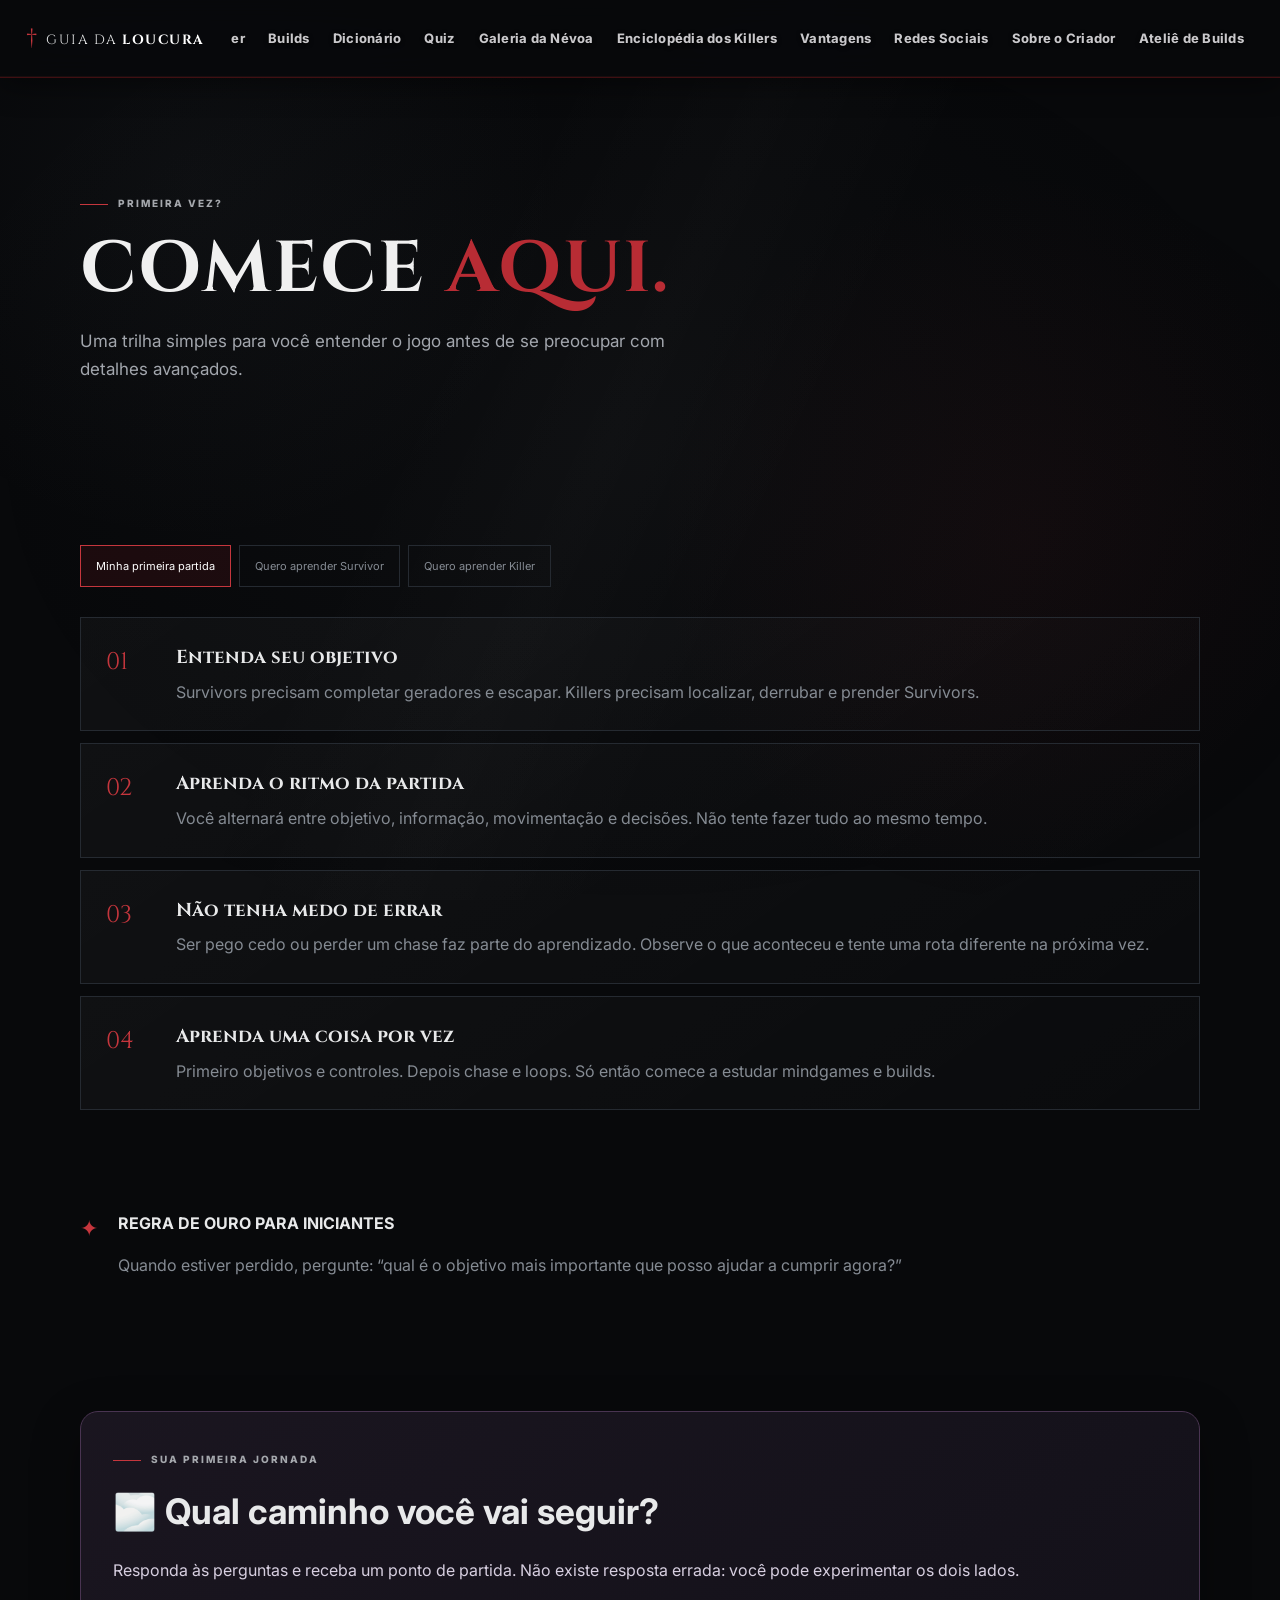
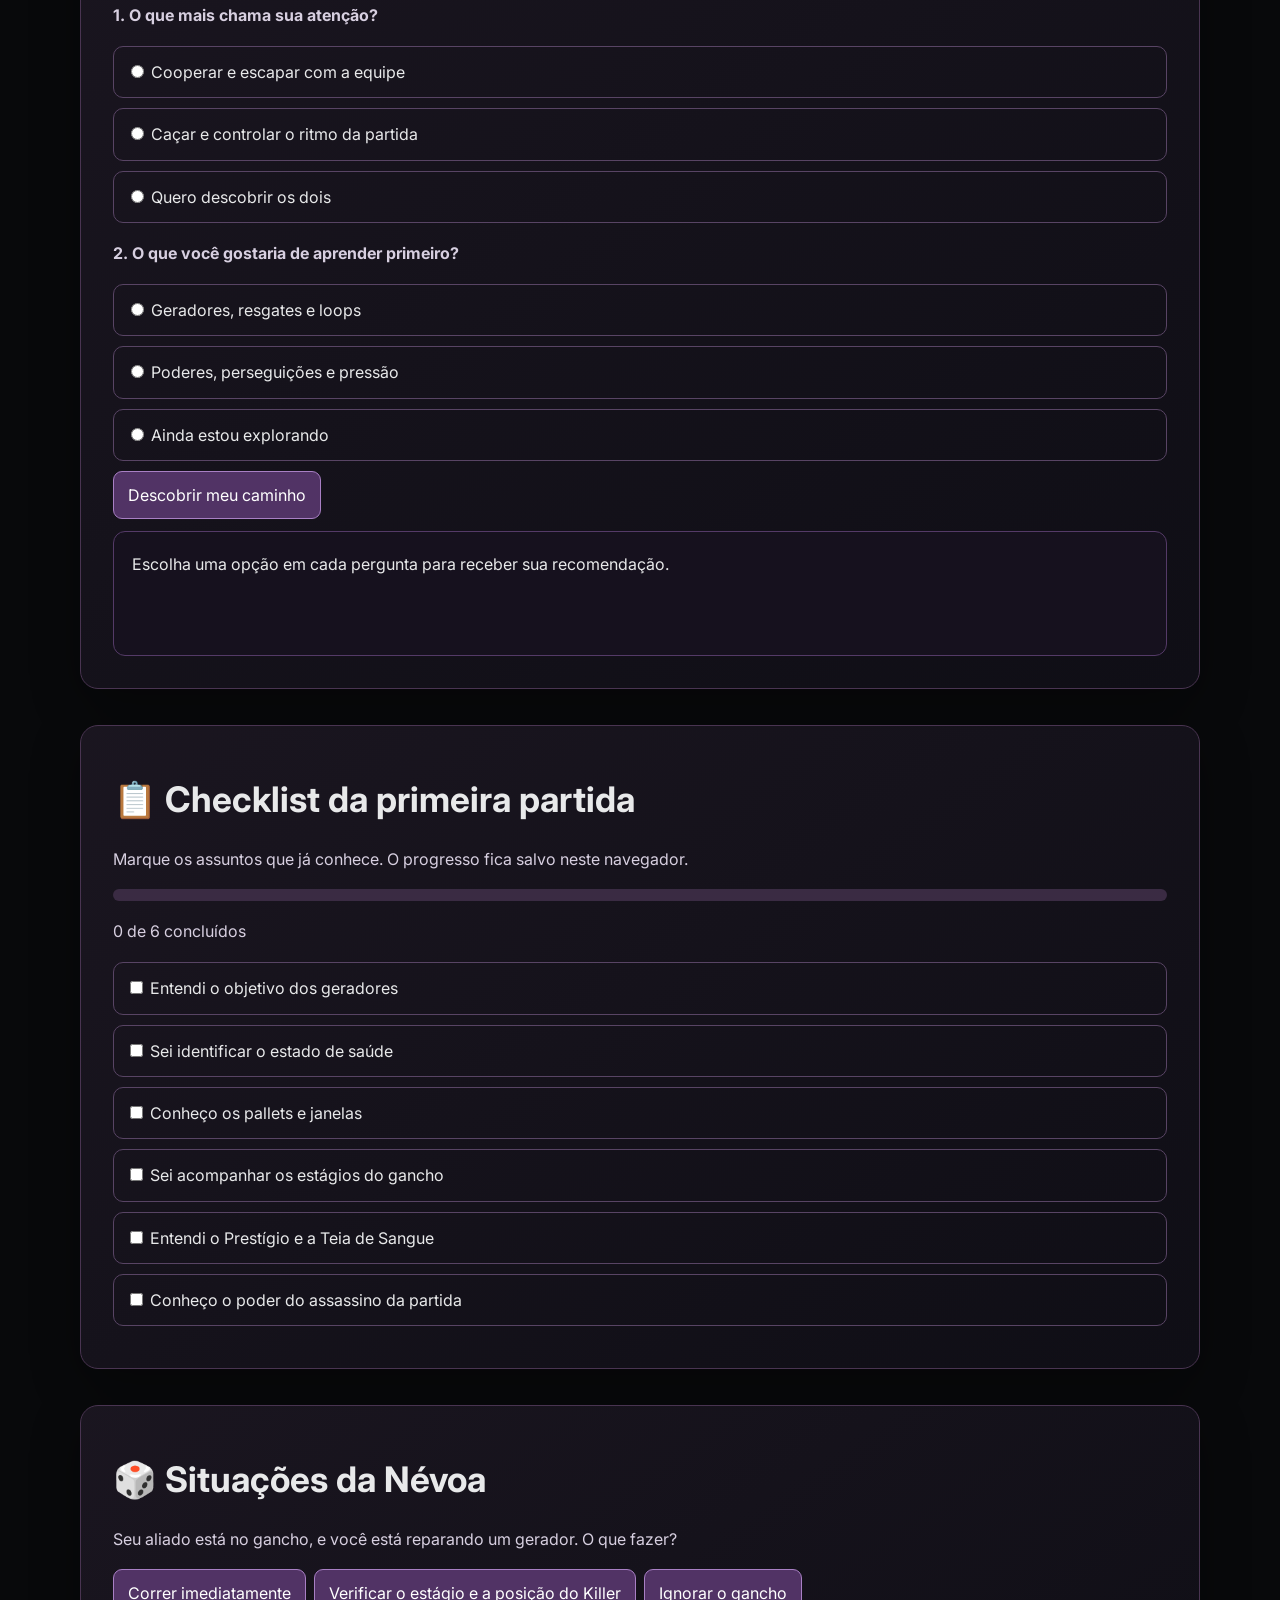
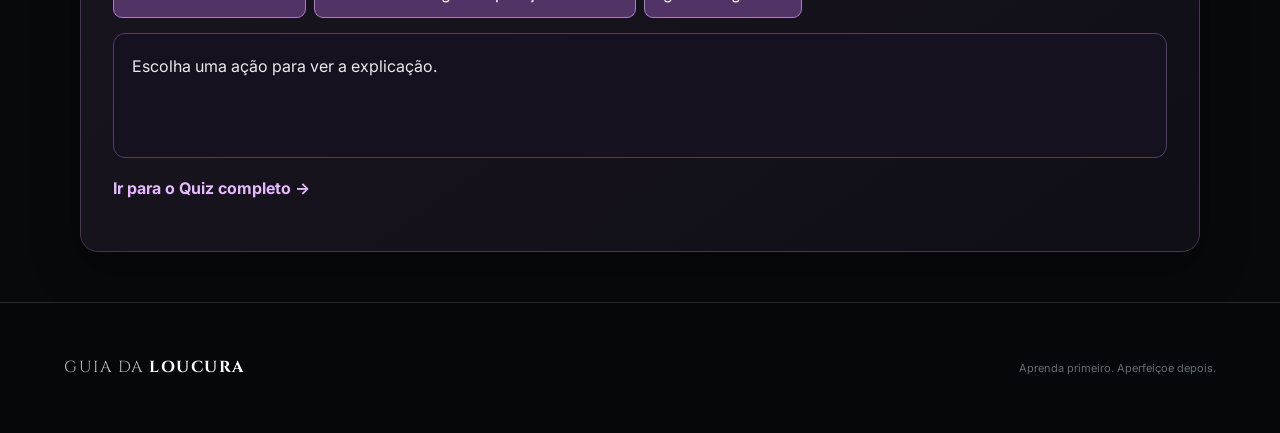
<file: comece-aqui.html>
<!DOCTYPE html>

<html lang="pt-BR"><head><meta charset="utf-8"/><meta content="width=device-width, initial-scale=1.0" name="viewport"/><title>Comece Aqui — GUIA DA LOUCURA</title><link href="style.css?v=6.6" rel="stylesheet"/></head>
<body><div class="fog-bg"></div><header class="site-header"><a class="brand" href="index.html"><span class="brand-mark">†</span>GUIA DA <b>LOUCURA</b></a><button class="menu-toggle">☰</button><nav><a href="index.html">Início</a><a class="active" href="comece-aqui.html">Comece Aqui</a><a href="sobrevivente.html">Sobrevivente</a><a href="killer.html">Killer</a><a href="builds.html">Builds</a><a href="dicionario.html">Dicionário</a><a href="quiz.html">Quiz</a><a href="galeria.html">Galeria da Névoa</a><a href="enciclopedia-killers.html">Enciclopédia dos Killers</a><a href="vantagens.html">Vantagens</a><a href="redes-sociais.html">Redes Sociais</a><a href="sobre-o-criador.html">Sobre o Criador</a><a href="atelie-de-builds.html">Ateliê de Builds</a></nav></header>
<main><section class="page-hero"><span class="section-kicker">PRIMEIRA VEZ?</span><h1>COMECE <em>AQUI.</em></h1><p>Uma trilha simples para você entender o jogo antes de se preocupar com detalhes avançados.</p></section>
<section class="section">
<div class="path-switch"><a class="active" href="#primeira">Minha primeira partida</a><a href="sobrevivente.html">Quero aprender Survivor</a><a href="killer.html">Quero aprender Killer</a></div>
<div class="steps" id="primeira">
<article class="lesson-card"><span>01</span><div><h3>Entenda seu objetivo</h3><p>Survivors precisam completar geradores e escapar. Killers precisam localizar, derrubar e prender Survivors.</p></div></article>
<article class="lesson-card"><span>02</span><div><h3>Aprenda o ritmo da partida</h3><p>Você alternará entre objetivo, informação, movimentação e decisões. Não tente fazer tudo ao mesmo tempo.</p></div></article>
<article class="lesson-card"><span>03</span><div><h3>Não tenha medo de errar</h3><p>Ser pego cedo ou perder um chase faz parte do aprendizado. Observe o que aconteceu e tente uma rota diferente na próxima vez.</p></div></article>
<article class="lesson-card"><span>04</span><div><h3>Aprenda uma coisa por vez</h3><p>Primeiro objetivos e controles. Depois chase e loops. Só então comece a estudar mindgames e builds.</p></div></article>
</div>
</section>
<section class="section tip-banner"><span>✦</span><div><b>REGRA DE OURO PARA INICIANTES</b><p>Quando estiver perdido, pergunte: “qual é o objetivo mais importante que posso ajudar a cumprir agora?”</p></div></section>
<section class="gdl-feature" id="jornada"><span class="section-kicker">SUA PRIMEIRA JORNADA</span><h2>🌫️ Qual caminho você vai seguir?</h2><p>Responda às perguntas e receba um ponto de partida. Não existe resposta errada: você pode experimentar os dois lados.</p><div id="journey"><p><strong>1. O que mais chama sua atenção?</strong></p><label class="gdl-choice"><input type="radio" name="j1" value="s"> Cooperar e escapar com a equipe</label><label class="gdl-choice"><input type="radio" name="j1" value="k"> Caçar e controlar o ritmo da partida</label><label class="gdl-choice"><input type="radio" name="j1" value="n"> Quero descobrir os dois</label><p><strong>2. O que você gostaria de aprender primeiro?</strong></p><label class="gdl-choice"><input type="radio" name="j2" value="s"> Geradores, resgates e loops</label><label class="gdl-choice"><input type="radio" name="j2" value="k"> Poderes, perseguições e pressão</label><label class="gdl-choice"><input type="radio" name="j2" value="n"> Ainda estou explorando</label><button class="gdl-btn" type="button" id="journey-result">Descobrir meu caminho</button><div id="journey-answer" class="gdl-panel" aria-live="polite" style="margin-top:12px">Escolha uma opção em cada pergunta para receber sua recomendação.</div></div></section><section class="gdl-feature"><h2>📋 Checklist da primeira partida</h2><p>Marque os assuntos que já conhece. O progresso fica salvo neste navegador.</p><div class="gdl-progress"><div id="journey-bar" style="width:0%"></div></div><p id="journey-progress">0 de 6 concluídos</p><div id="journey-checklist"></div></section><section class="gdl-feature"><h2>🎲 Situações da Névoa</h2><p>Seu aliado está no gancho, e você está reparando um gerador. O que fazer?</p><div class="gdl-tabs"><button class="gdl-btn" data-scenario="rush">Correr imediatamente</button><button class="gdl-btn" data-scenario="assess">Verificar o estágio e a posição do Killer</button><button class="gdl-btn" data-scenario="ignore">Ignorar o gancho</button></div><div id="scenario-answer" class="gdl-panel" aria-live="polite">Escolha uma ação para ver a explicação.</div><p><a class="gdl-link" href="quiz.html">Ir para o Quiz completo →</a></p></section></main><footer><div class="brand">GUIA DA <b>LOUCURA</b></div><p>Aprenda primeiro. Aperfeiçoe depois.</p></footer><script src="script.js"></script><script src="jornada.js"></script></body></html>
</file>
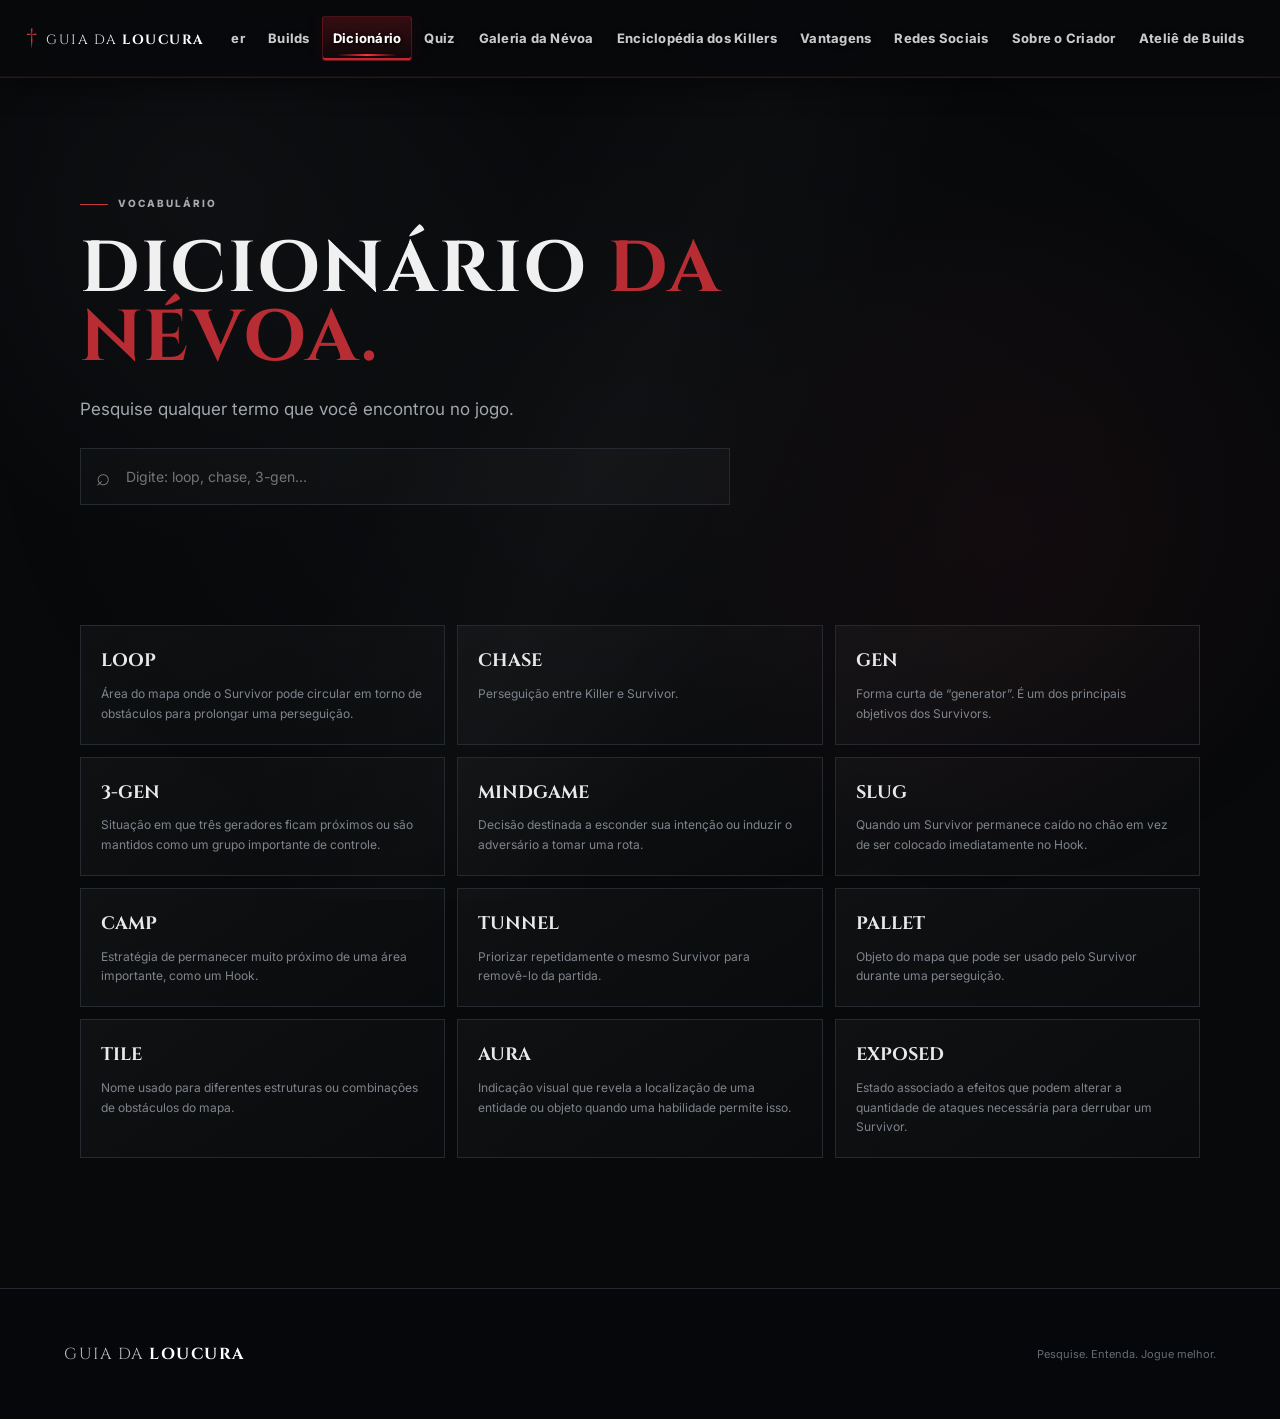
<file: dicionario.html>
<!DOCTYPE html>

<html lang="pt-BR"><head><meta charset="utf-8"/><meta content="width=device-width, initial-scale=1.0" name="viewport"/><title>Dicionário — GUIA DA LOUCURA</title><link href="style.css?v=6.6" rel="stylesheet"/></head>
<body><div class="fog-bg"></div><header class="site-header"><a class="brand" href="index.html"><span class="brand-mark">†</span>GUIA DA <b>LOUCURA</b></a><button class="menu-toggle">☰</button><nav><a href="index.html">Início</a><a href="comece-aqui.html">Comece Aqui</a><a href="sobrevivente.html">Sobrevivente</a><a href="killer.html">Killer</a><a href="builds.html">Builds</a><a class="active" href="dicionario.html">Dicionário</a><a href="quiz.html">Quiz</a><a href="galeria.html">Galeria da Névoa</a><a href="enciclopedia-killers.html">Enciclopédia dos Killers</a><a href="vantagens.html">Vantagens</a><a href="redes-sociais.html">Redes Sociais</a><a href="sobre-o-criador.html">Sobre o Criador</a><a href="atelie-de-builds.html">Ateliê de Builds</a></nav></header>
<main><section class="page-hero compact"><span class="section-kicker">VOCABULÁRIO</span><h1>DICIONÁRIO <em>DA NÉVOA.</em></h1><p>Pesquise qualquer termo que você encontrou no jogo.</p><div class="search-box"><span>⌕</span><input autocomplete="off" id="dictionary-search" placeholder="Digite: loop, chase, 3-gen..." type="search"/></div></section>
<section class="section"><div class="dictionary-grid" id="terms">
<article class="term" data-term="loop"><b>LOOP</b><span>Área do mapa onde o Survivor pode circular em torno de obstáculos para prolongar uma perseguição.</span></article>
<article class="term" data-term="chase"><b>CHASE</b><span>Perseguição entre Killer e Survivor.</span></article>
<article class="term" data-term="gen gerador"><b>GEN</b><span>Forma curta de “generator”. É um dos principais objetivos dos Survivors.</span></article>
<article class="term" data-term="3-gen tres gen"><b>3-GEN</b><span>Situação em que três geradores ficam próximos ou são mantidos como um grupo importante de controle.</span></article>
<article class="term" data-term="mindgame"><b>MINDGAME</b><span>Decisão destinada a esconder sua intenção ou induzir o adversário a tomar uma rota.</span></article>
<article class="term" data-term="slug"><b>SLUG</b><span>Quando um Survivor permanece caído no chão em vez de ser colocado imediatamente no Hook.</span></article>
<article class="term" data-term="camp camping"><b>CAMP</b><span>Estratégia de permanecer muito próximo de uma área importante, como um Hook.</span></article>
<article class="term" data-term="tunnel tunneling"><b>TUNNEL</b><span>Priorizar repetidamente o mesmo Survivor para removê-lo da partida.</span></article>
<article class="term" data-term="pallet palete"><b>PALLET</b><span>Objeto do mapa que pode ser usado pelo Survivor durante uma perseguição.</span></article>
<article class="term" data-term="tile"><b>TILE</b><span>Nome usado para diferentes estruturas ou combinações de obstáculos do mapa.</span></article>
<article class="term" data-term="aura"><b>AURA</b><span>Indicação visual que revela a localização de uma entidade ou objeto quando uma habilidade permite isso.</span></article>
<article class="term" data-term="exposed exposto"><b>EXPOSED</b><span>Estado associado a efeitos que podem alterar a quantidade de ataques necessária para derrubar um Survivor.</span></article>
</div><p class="empty-state" hidden="" id="no-results">Nenhum termo encontrado.</p></section></main><footer><div class="brand">GUIA DA <b>LOUCURA</b></div><p>Pesquise. Entenda. Jogue melhor.</p></footer><script src="script.js"></script></body></html>
</file>
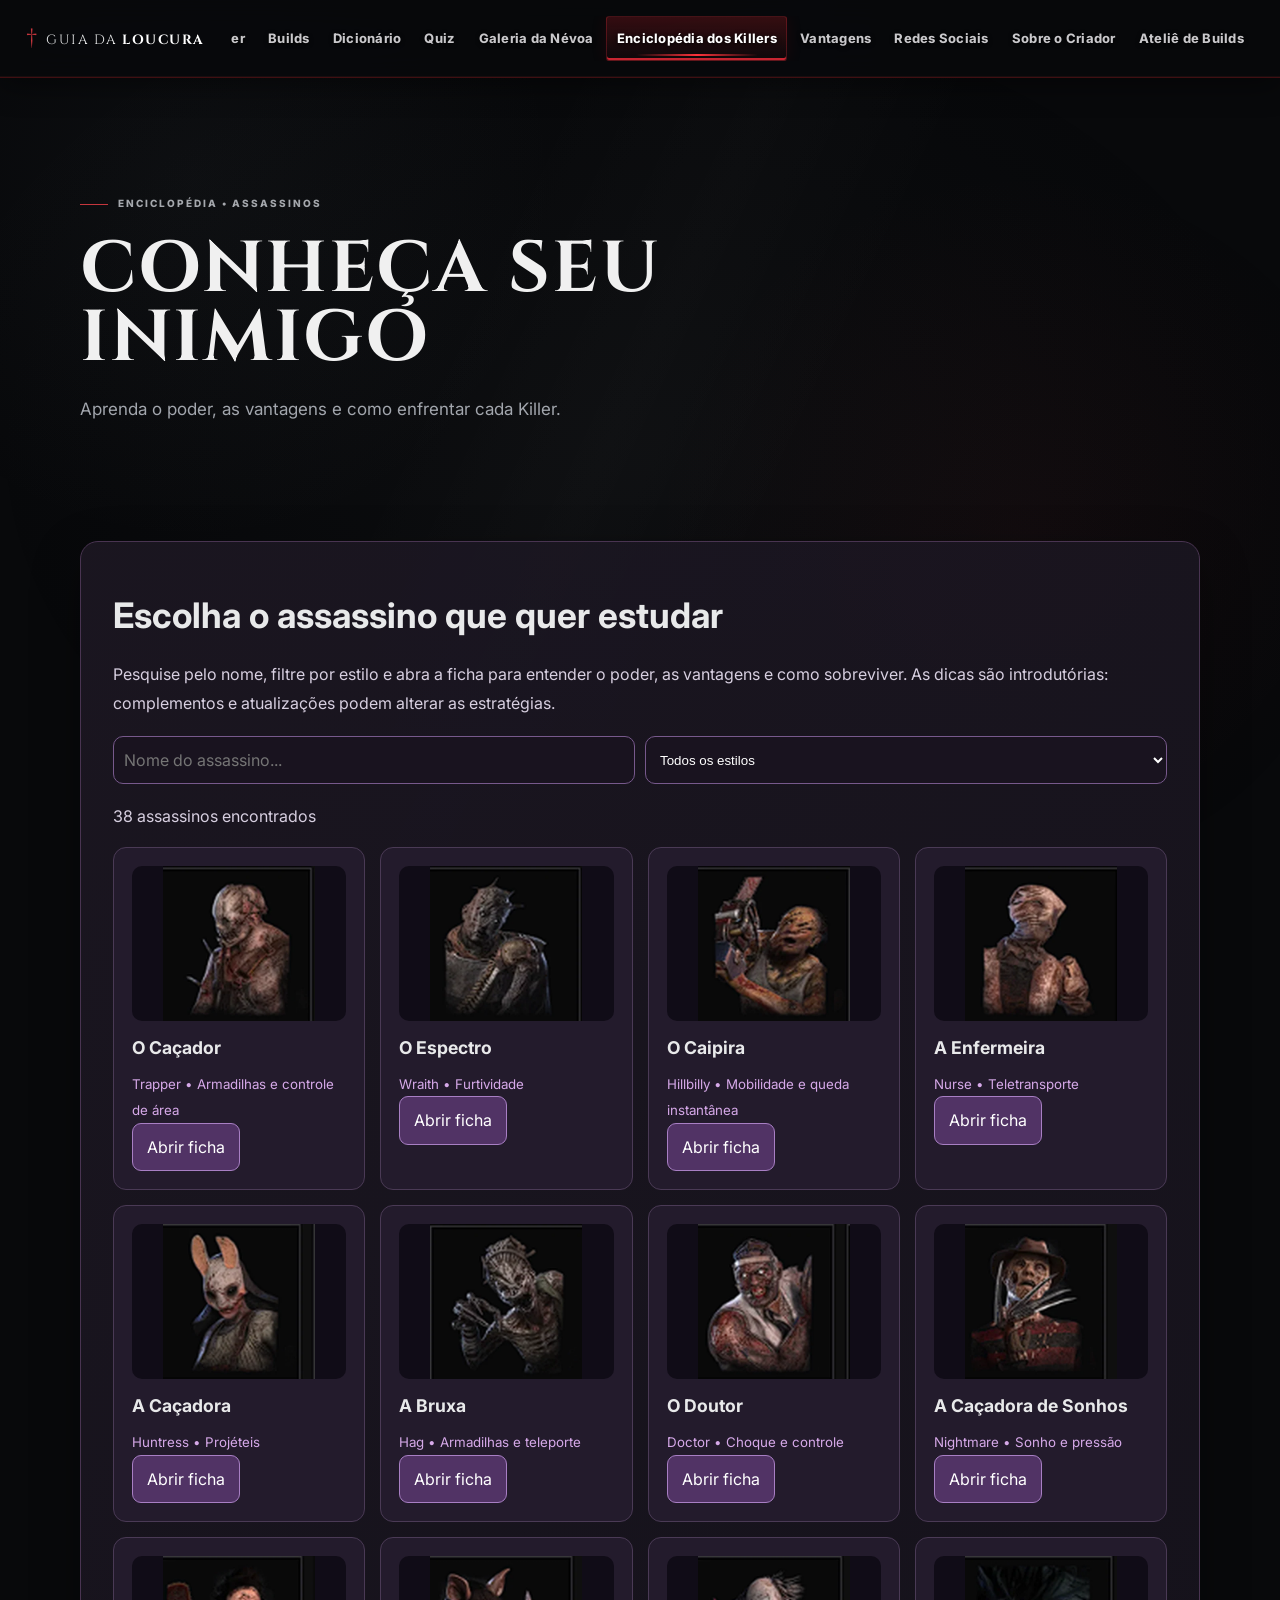
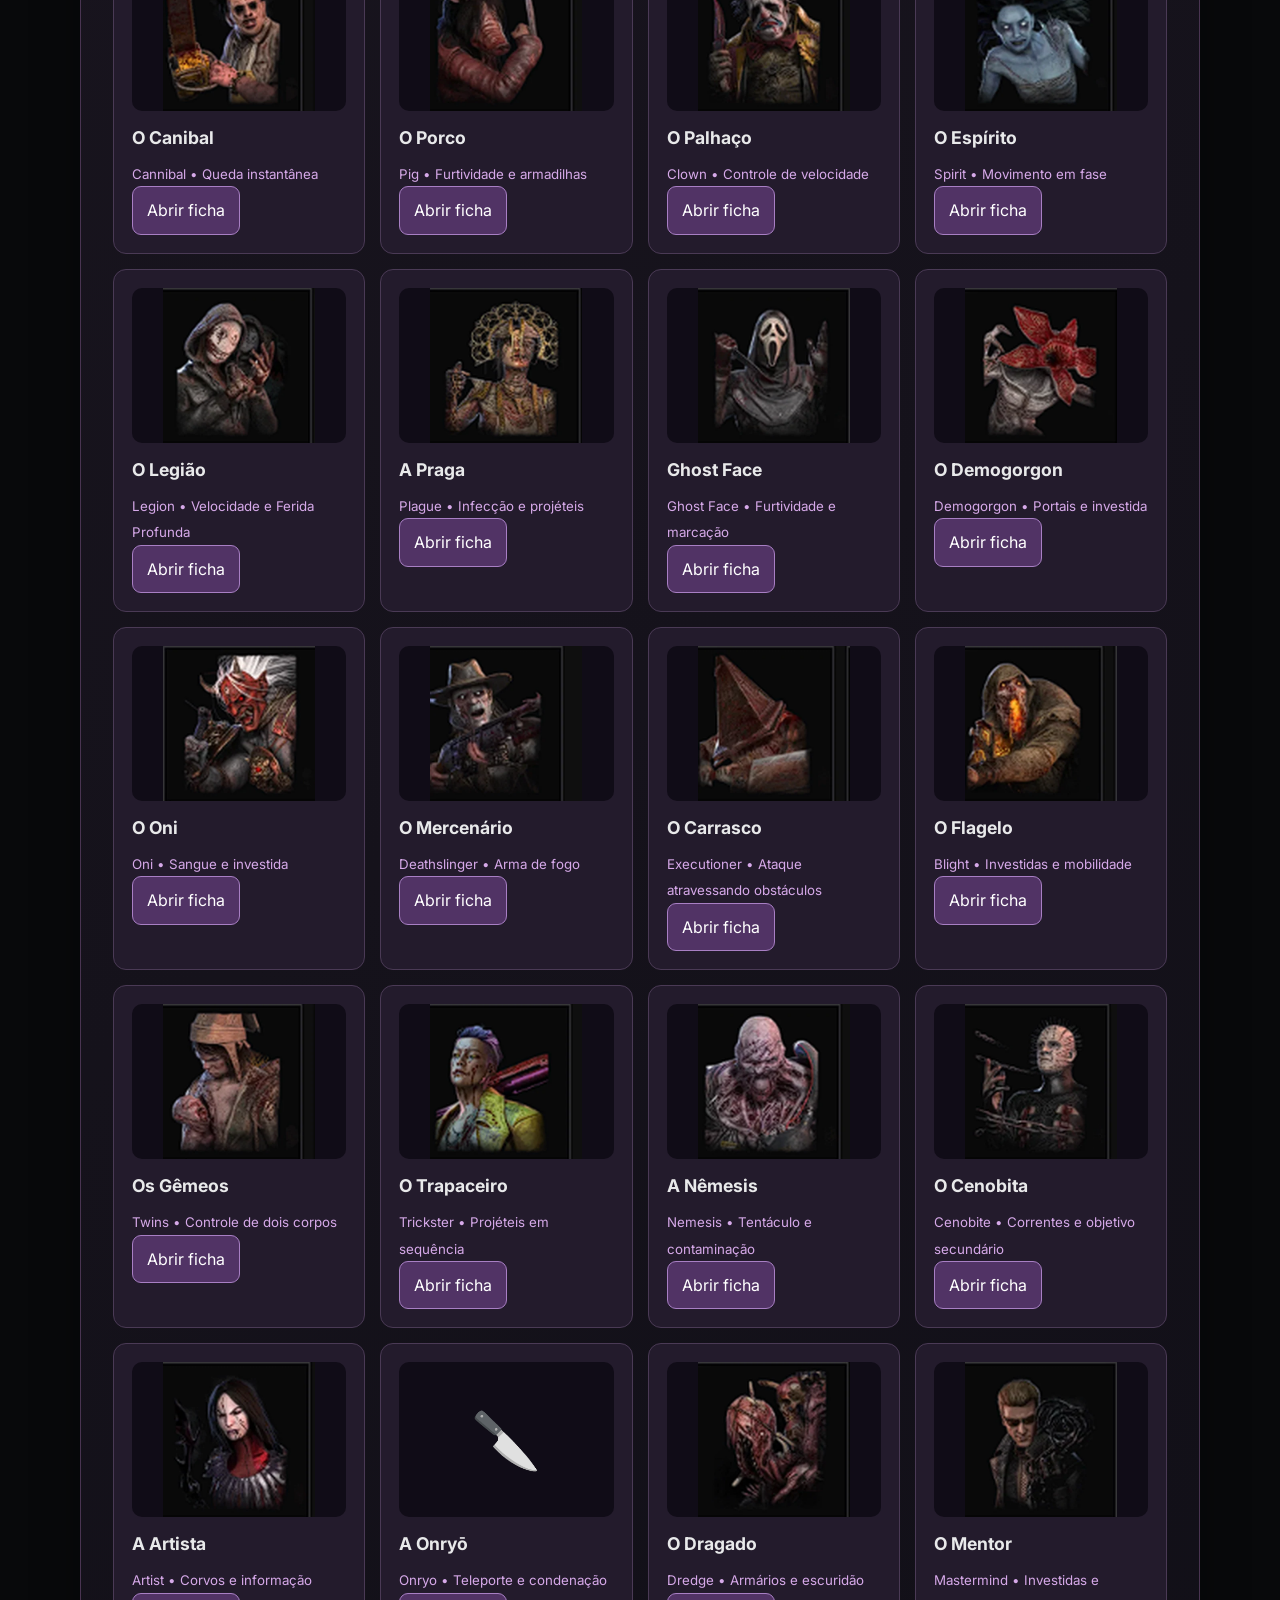
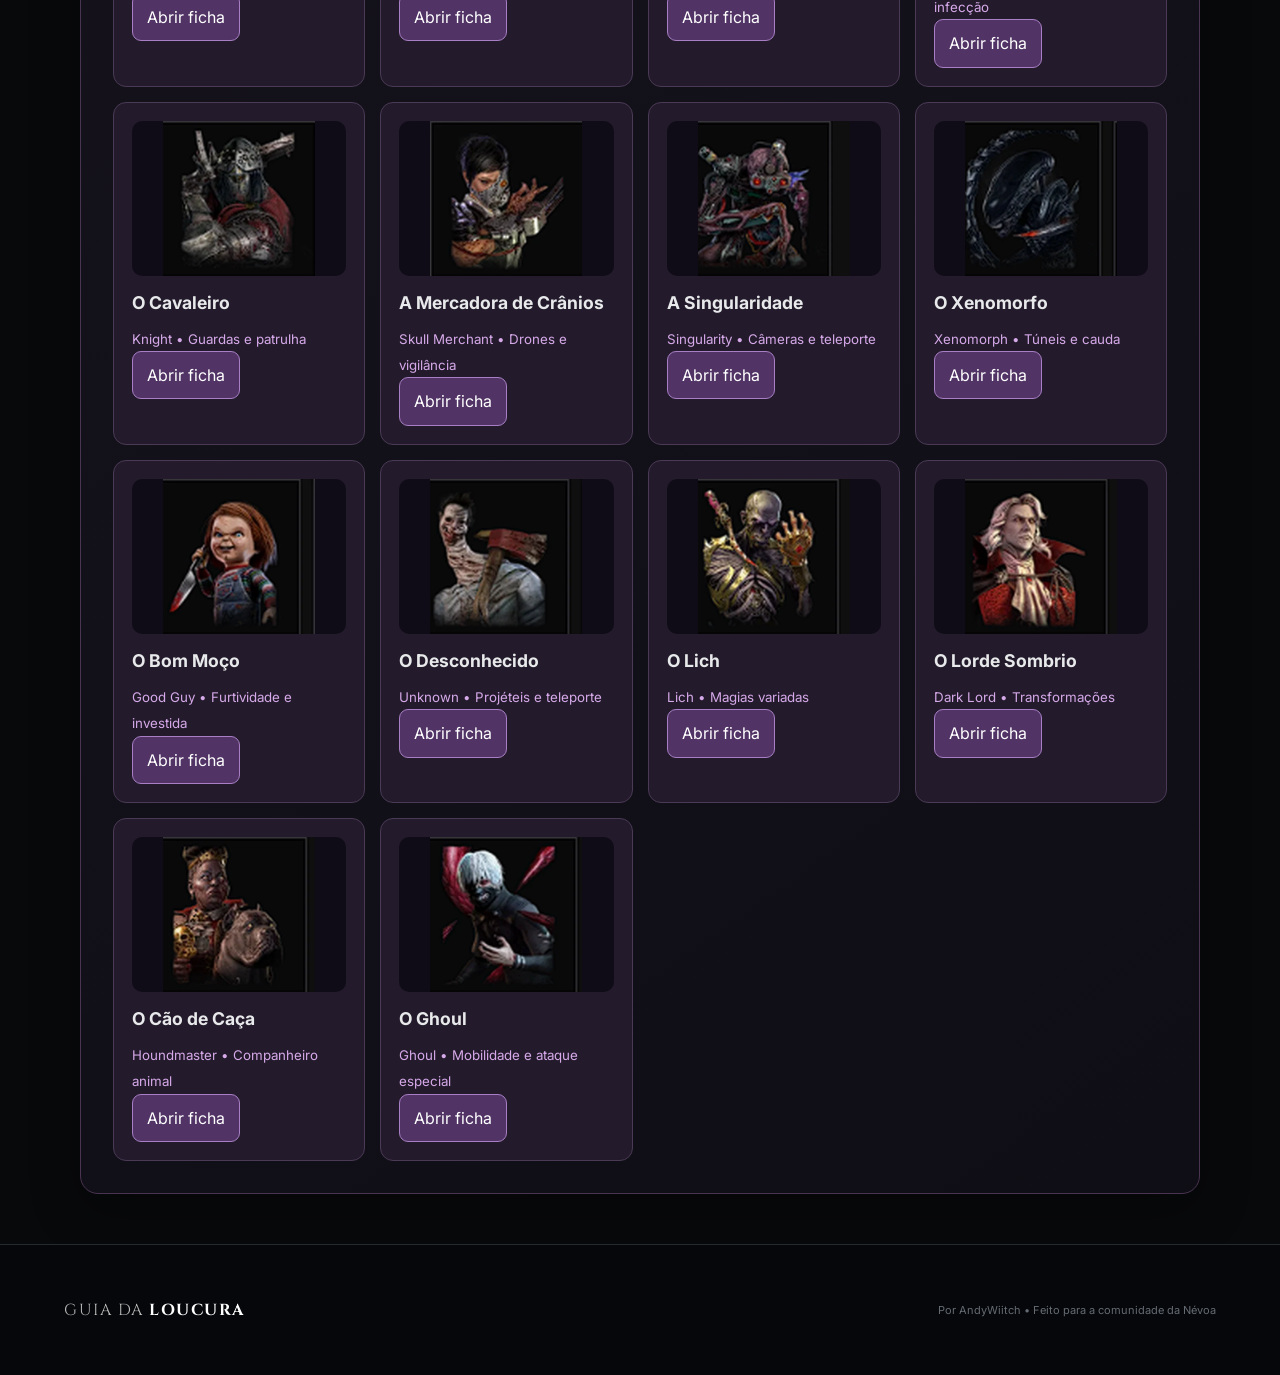
<file: enciclopedia-killers.html>
<!doctype html><html lang="pt-BR"><head><meta charset="utf-8"><meta name="viewport" content="width=device-width,initial-scale=1"><title>CONHEÇA SEU INIMIGO — Guia da Loucura</title><link rel="stylesheet" href="style.css?v=6.6"></head><body><div class="fog-bg"></div><header class="site-header">
<a class="brand" href="index.html"><span class="brand-mark">†</span><span>GUIA DA <b>LOUCURA</b></span></a>
<button aria-label="Abrir menu" class="menu-toggle">☰</button>
<nav>
<a class="active" href="index.html">Início</a>
<a href="comece-aqui.html">Comece Aqui</a>
<a href="sobrevivente.html">Sobrevivente</a>
<a href="killer.html">Killer</a>
<a href="builds.html">Builds</a>
<a href="dicionario.html">Dicionário</a>
<a href="quiz.html">Quiz</a><a href="galeria.html">Galeria da Névoa</a><a href="enciclopedia-killers.html" class="active">Enciclopédia dos Killers</a><a href="vantagens.html">Vantagens</a><a href="redes-sociais.html">Redes Sociais</a><a href="sobre-o-criador.html">Sobre o Criador</a>
<a href="atelie-de-builds.html">Ateliê de Builds</a></nav>
</header><main><section class="page-hero"><span class="section-kicker">ENCICLOPÉDIA • ASSASSINOS</span><h1>CONHEÇA SEU INIMIGO</h1><p>Aprenda o poder, as vantagens e como enfrentar cada Killer.</p></section><section class="gdl-feature"><h2>Escolha o assassino que quer estudar</h2><p>Pesquise pelo nome, filtre por estilo e abra a ficha para entender o poder, as vantagens e como sobreviver. As dicas são introdutórias: complementos e atualizações podem alterar as estratégias.</p><div class="gdl-controls"><input id="killer-search" type="search" placeholder="Nome do assassino..." aria-label="Buscar assassino"><select id="killer-type"><option value="">Todos os estilos</option></select></div><p id="killer-count" aria-live="polite"></p><div id="killer-list" class="gdl-cards"></div></section><section class="gdl-feature" id="killer-detail" hidden><span class="section-kicker">FICHA INTERATIVA</span><h2 id="killer-title"></h2><p id="killer-subtitle"></p><div class="gdl-tabs" role="tablist"><button class="gdl-btn" data-ktab="poder" aria-selected="true">Poder</button><button class="gdl-btn" data-ktab="vantagens" aria-selected="false">Vantagens</button><button class="gdl-btn" data-ktab="contra" aria-selected="false">Como enfrentar</button><button class="gdl-btn" data-ktab="erros" aria-selected="false">Erros comuns</button></div><div id="killer-panel" class="gdl-panel" aria-live="polite"></div><p><a class="gdl-link" href="vantagens.html">Ver Biblioteca de Vantagens →</a></p></section></main><footer><div class="brand">GUIA DA <b>LOUCURA</b></div><p>Por AndyWiitch • Feito para a comunidade da Névoa</p></footer><script src="script.js"></script><script src="killers-data.js"></script><script src="enciclopedia.js"></script></body></html>
</file>
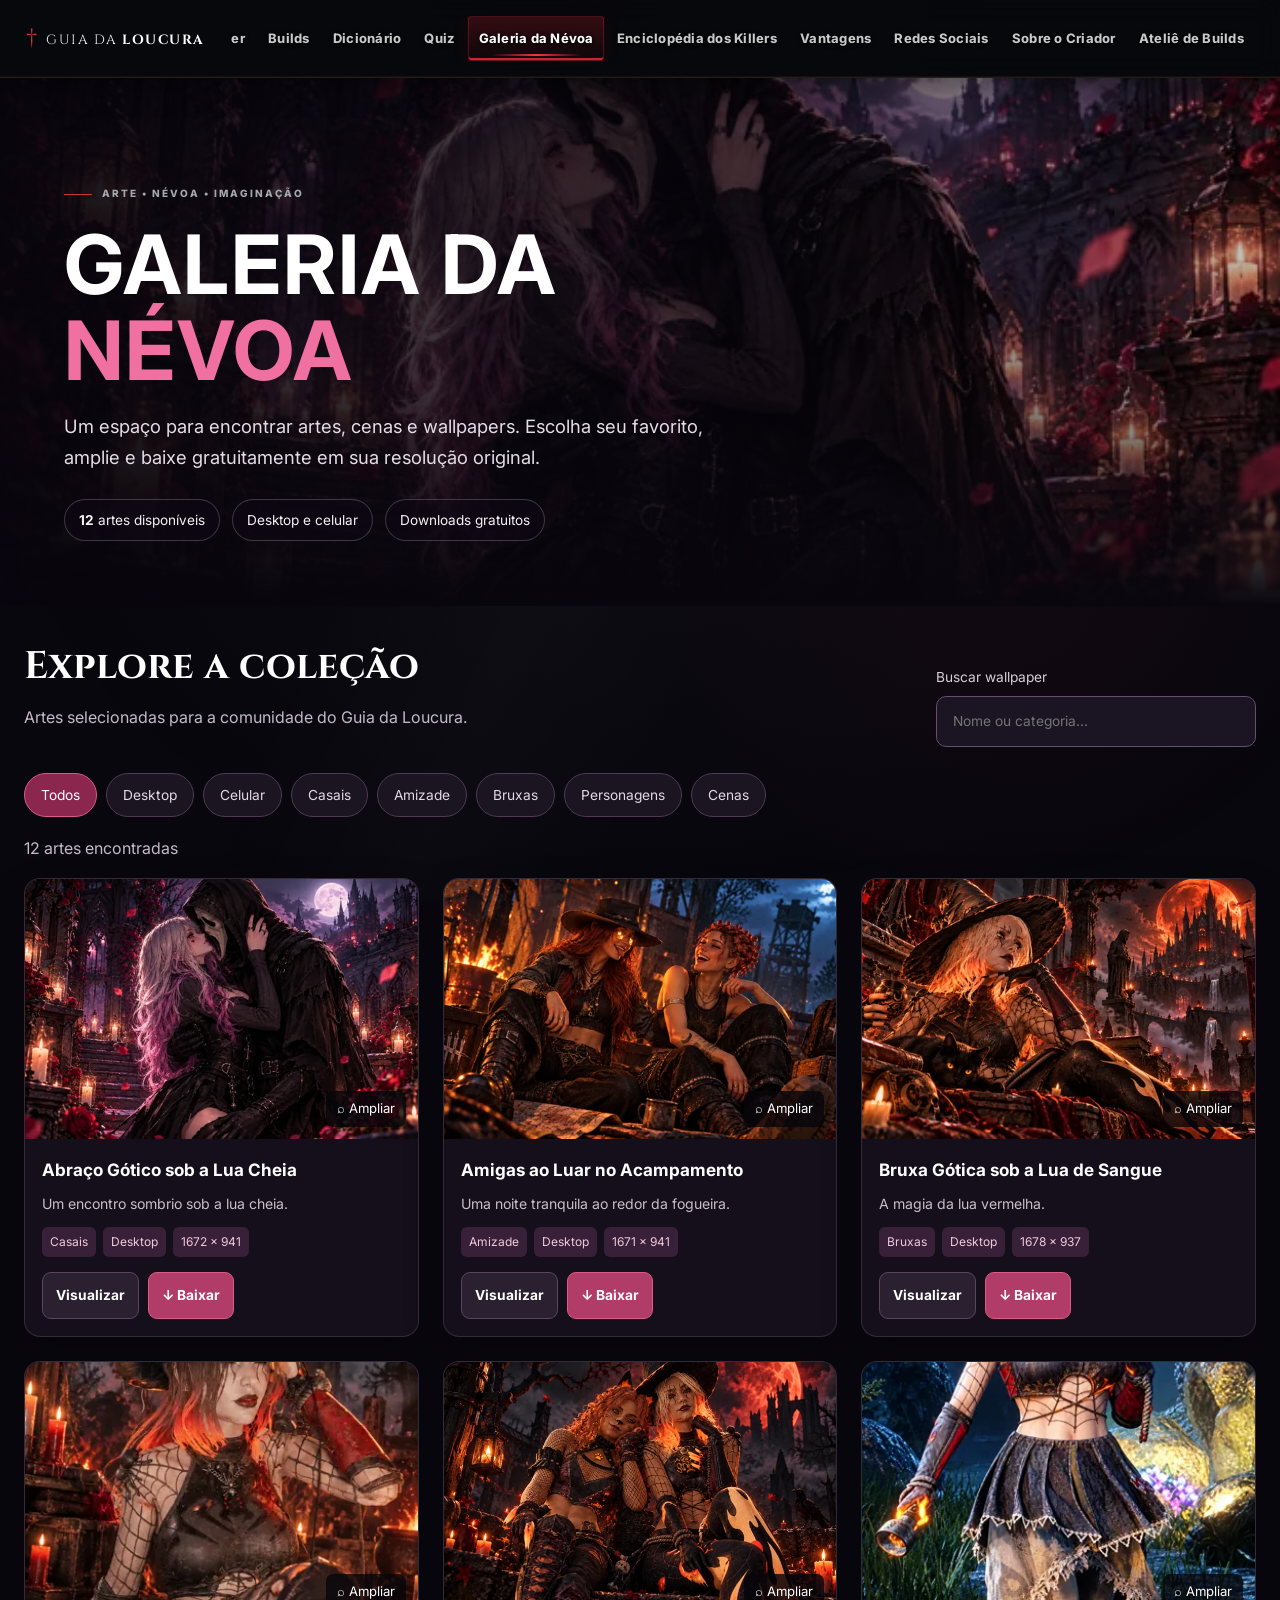
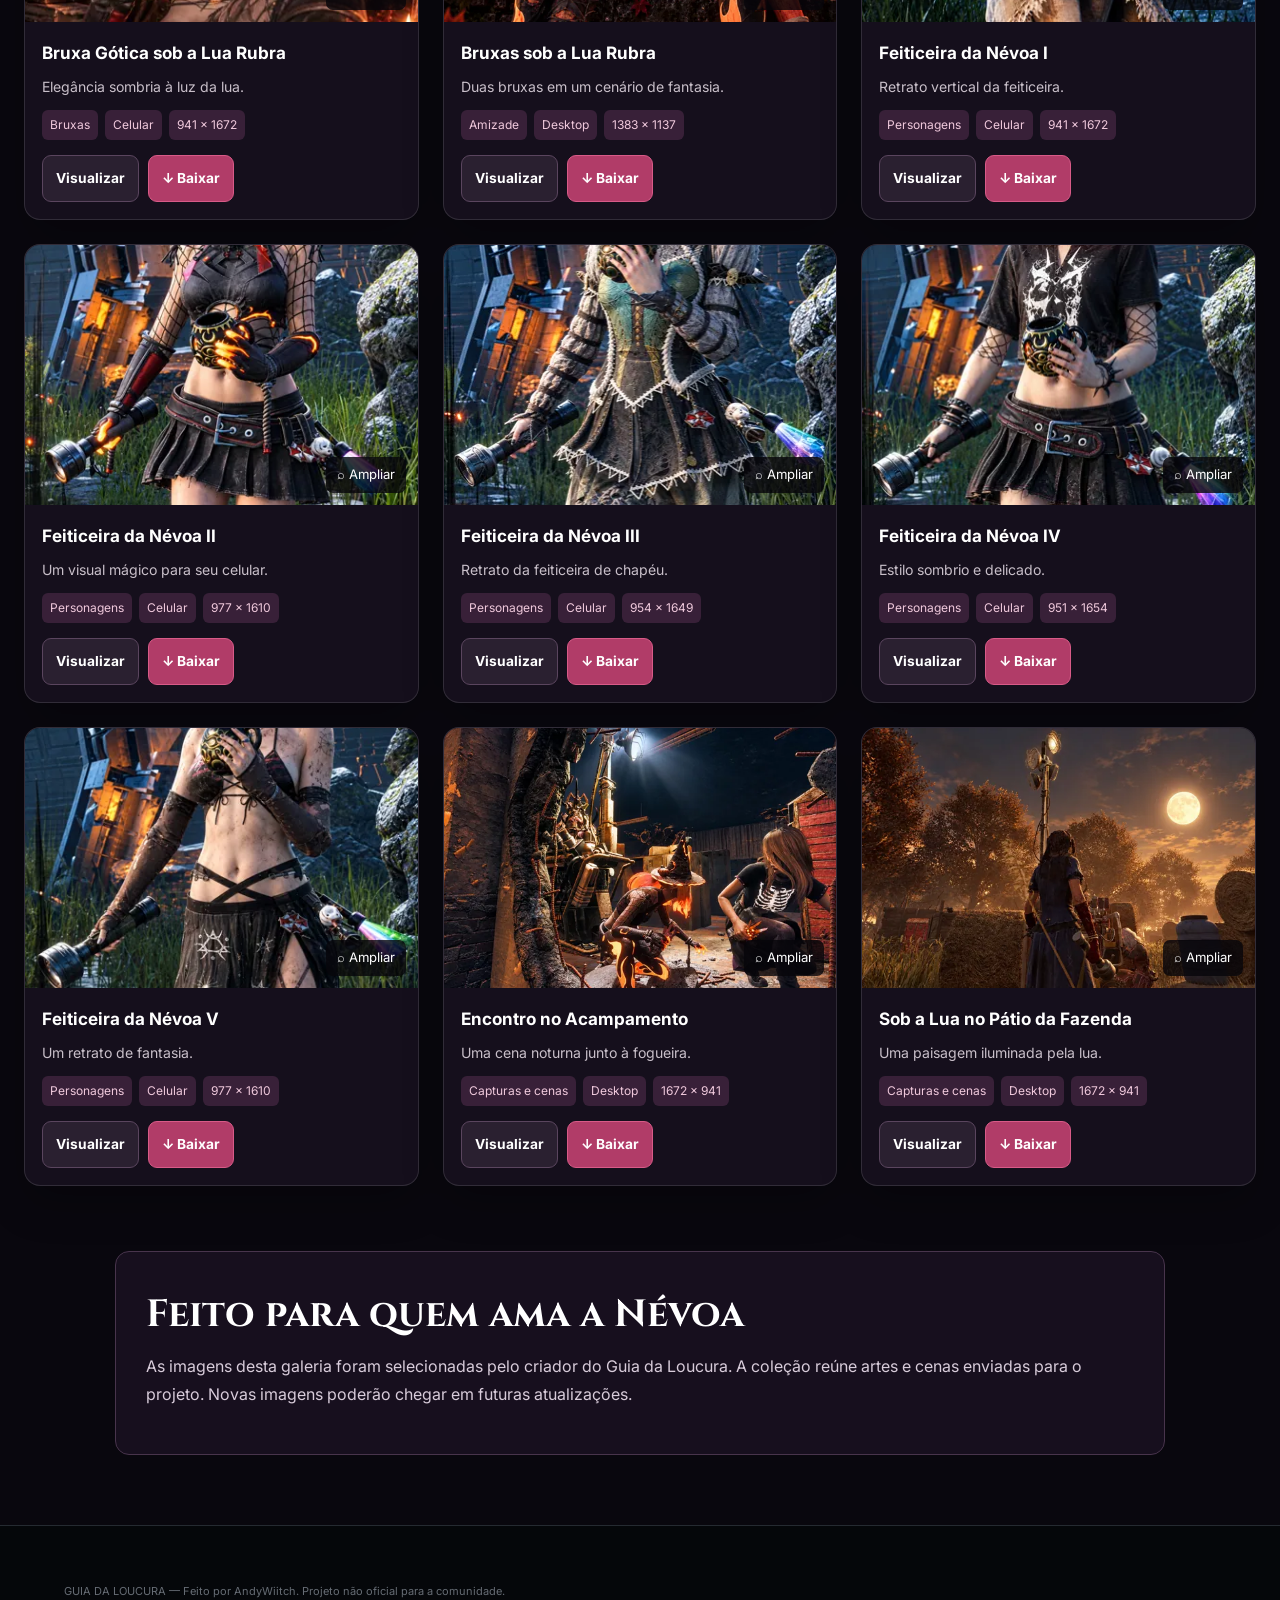
<file: galeria.html>
<!DOCTYPE html><html lang="pt-BR"><head><meta charset="UTF-8"><meta name="viewport" content="width=device-width,initial-scale=1"><meta name="description" content="Galeria da Névoa: wallpapers e artes para baixar gratuitamente no Guia da Loucura."><title>Galeria da Névoa — Guia da Loucura</title><link rel="stylesheet" href="style.css?v=6.6"></head><body class="gallery-page"><div class="fog-bg"></div><header class="site-header"><a class="brand" href="index.html"><span class="brand-mark">†</span>GUIA DA <b>LOUCURA</b></a><button class="menu-toggle" aria-label="Abrir menu">☰</button><nav><a href="index.html">Início</a><a href="comece-aqui.html">Comece Aqui</a><a href="sobrevivente.html">Sobrevivente</a><a href="killer.html">Killer</a><a href="builds.html">Builds</a><a href="dicionario.html">Dicionário</a><a href="quiz.html">Quiz</a><a class="active" href="galeria.html" aria-current="page">Galeria da Névoa</a><a href="enciclopedia-killers.html">Enciclopédia dos Killers</a><a href="vantagens.html">Vantagens</a><a href="redes-sociais.html">Redes Sociais</a><a href="sobre-o-criador.html">Sobre o Criador</a><a href="atelie-de-builds.html">Ateliê de Builds</a></nav></header><main><section class="gallery-hero"><div class="gallery-hero-content"><span class="section-kicker">ARTE • NÉVOA • IMAGINAÇÃO</span><h1>GALERIA DA <em>NÉVOA</em></h1><p>Um espaço para encontrar artes, cenas e wallpapers. Escolha seu favorito, amplie e baixe gratuitamente em sua resolução original.</p><div class="gallery-stats"><span><strong id="gallery-total">12</strong> artes disponíveis</span><span>Desktop e celular</span><span>Downloads gratuitos</span></div></div></section><section class="section gallery-section"><div class="gallery-toolbar"><div><h2>Explore a coleção</h2><p>Artes selecionadas para a comunidade do Guia da Loucura.</p></div><label class="gallery-search-label"><span>Buscar wallpaper</span><input id="gallery-search" type="search" placeholder="Nome ou categoria..." autocomplete="off"></label></div><div class="gallery-filters" id="gallery-filters" aria-label="Filtrar wallpapers"><button type="button" class="selected" data-filter="Todos">Todos</button><button type="button" data-filter="Desktop">Desktop</button><button type="button" data-filter="Celular">Celular</button><button type="button" data-filter="Casais">Casais</button><button type="button" data-filter="Amizade">Amizade</button><button type="button" data-filter="Bruxas">Bruxas</button><button type="button" data-filter="Personagens">Personagens</button><button type="button" data-filter="Capturas e cenas">Cenas</button></div><p id="gallery-count" class="gallery-count" aria-live="polite"></p><div class="gallery-grid" id="gallery-grid"></div><div class="gallery-empty" id="gallery-empty" hidden>Nenhuma arte encontrada. Tente outro filtro ou termo de busca.</div></section><section class="section gallery-note"><h2>Feito para quem ama a Névoa</h2><p>As imagens desta galeria foram selecionadas pelo criador do Guia da Loucura. A coleção reúne artes e cenas enviadas para o projeto. Novas imagens poderão chegar em futuras atualizações.</p></section></main><div class="gallery-lightbox" id="gallery-lightbox" role="dialog" aria-modal="true" aria-label="Visualizar wallpaper" hidden><div class="gallery-lightbox-inner"><button class="gallery-close" type="button" id="gallery-close" aria-label="Fechar visualização">×</button><img id="gallery-full" alt=""><div class="gallery-lightbox-meta"><div><h2 id="gallery-modal-title"></h2><p id="gallery-modal-info"></p></div><a id="gallery-download" class="gallery-download" download>↓ Baixar original</a></div></div></div><footer><p>GUIA DA LOUCURA — Feito por AndyWiitch. Projeto não oficial para a comunidade.</p></footer><script src="script.js"></script><script src="galeria-data.js"></script><script src="galeria.js"></script></body></html>
</file>
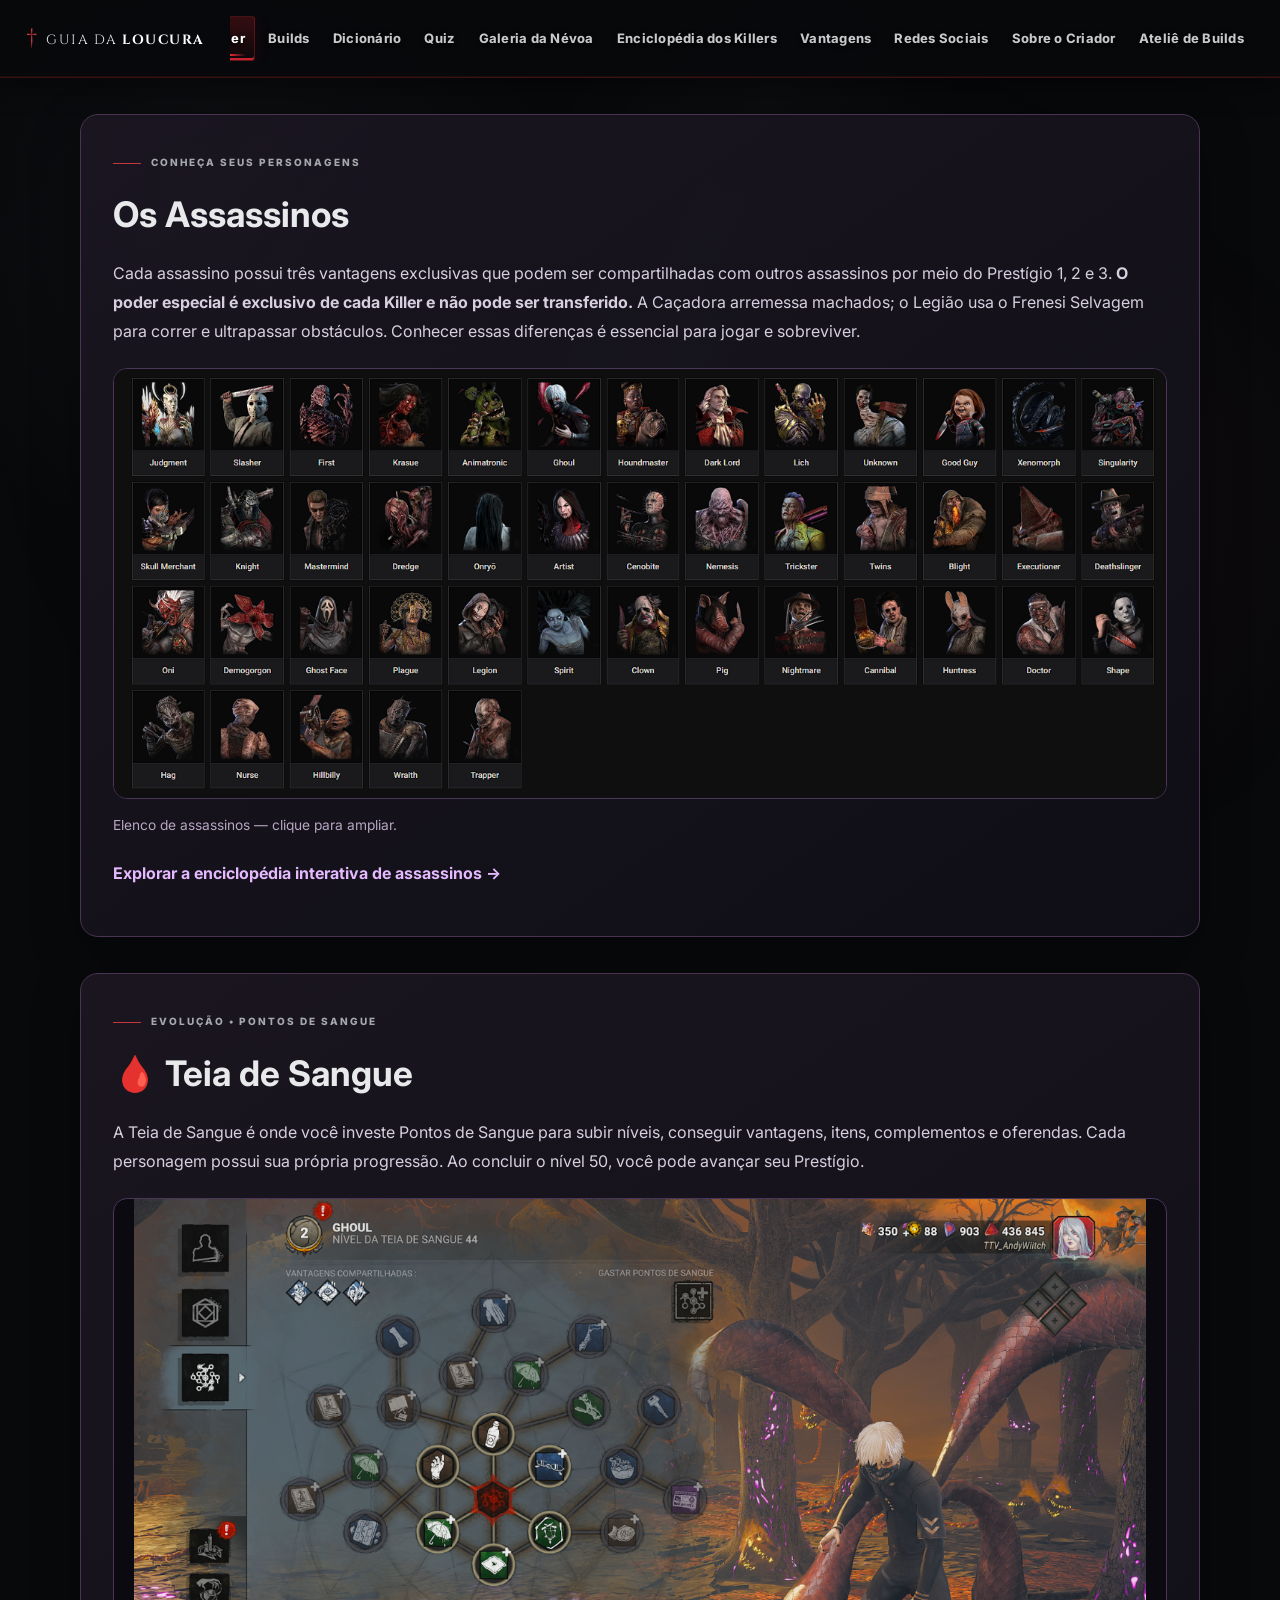
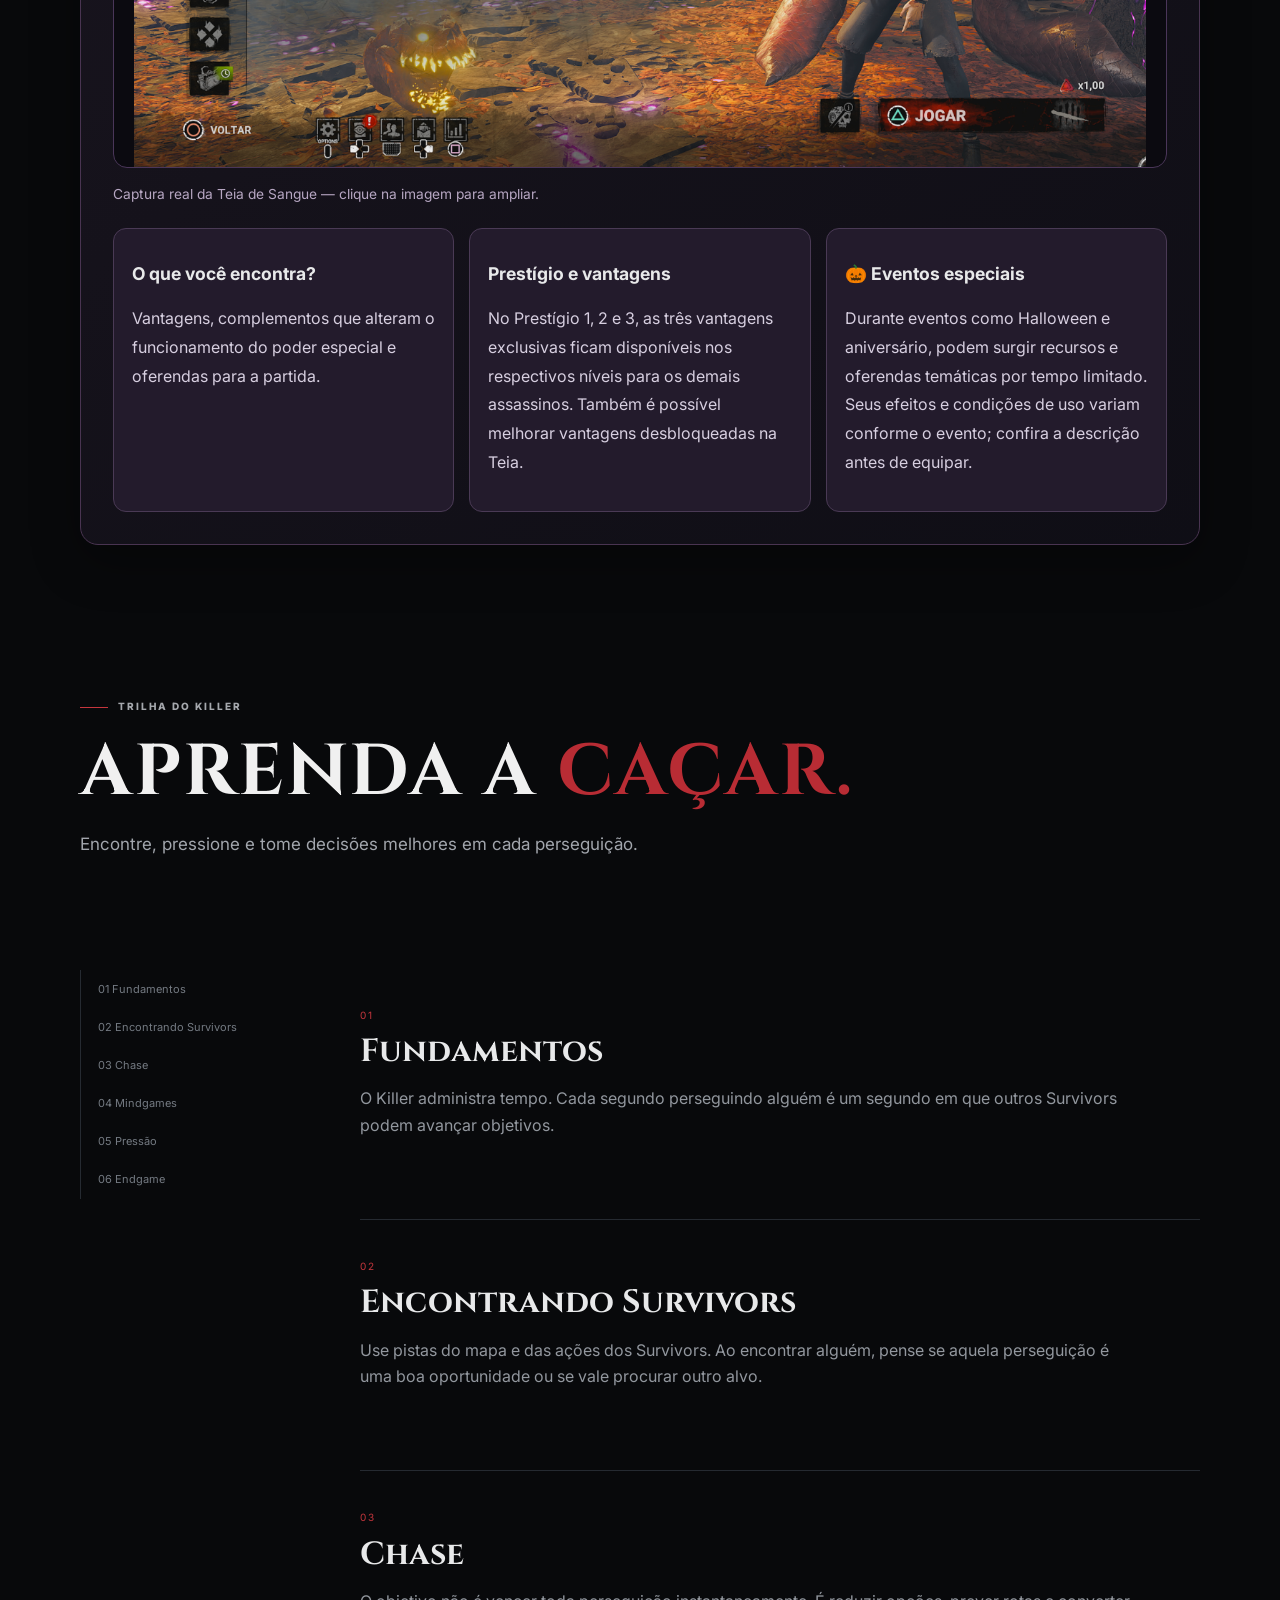
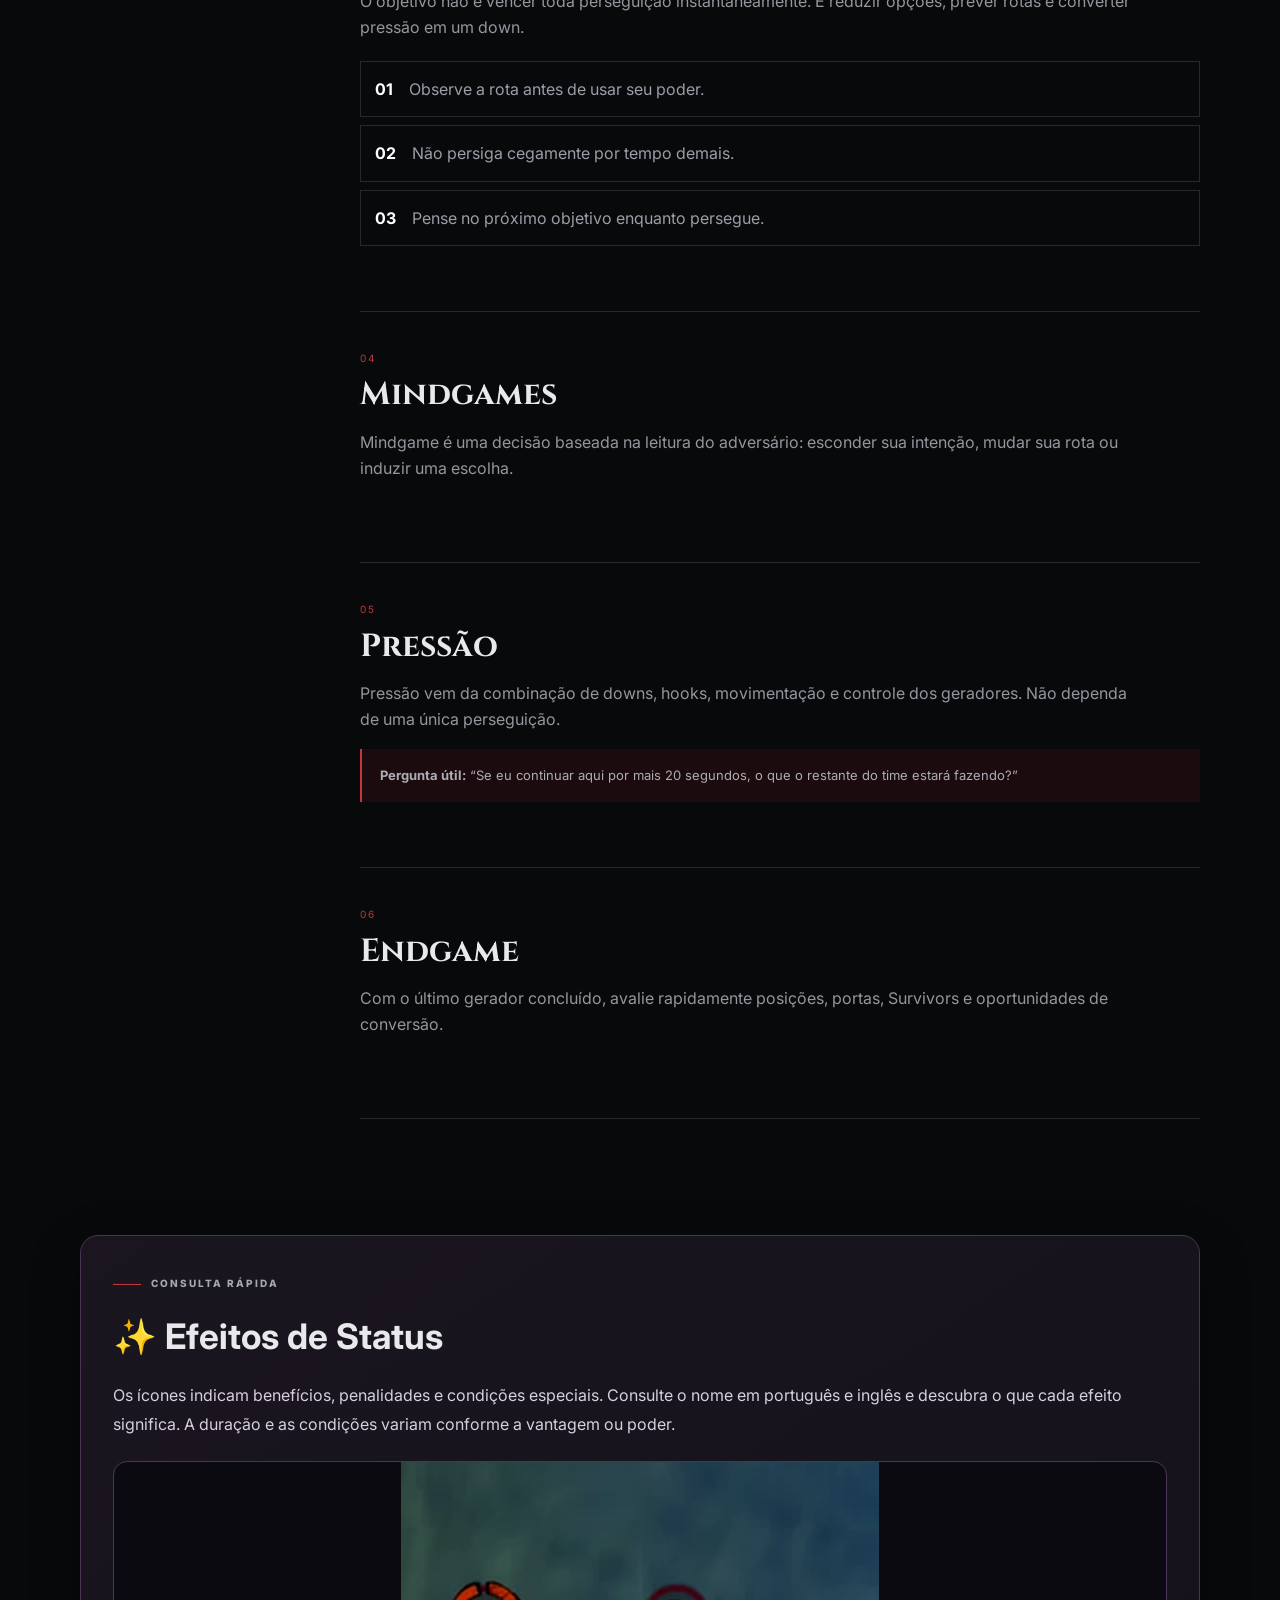
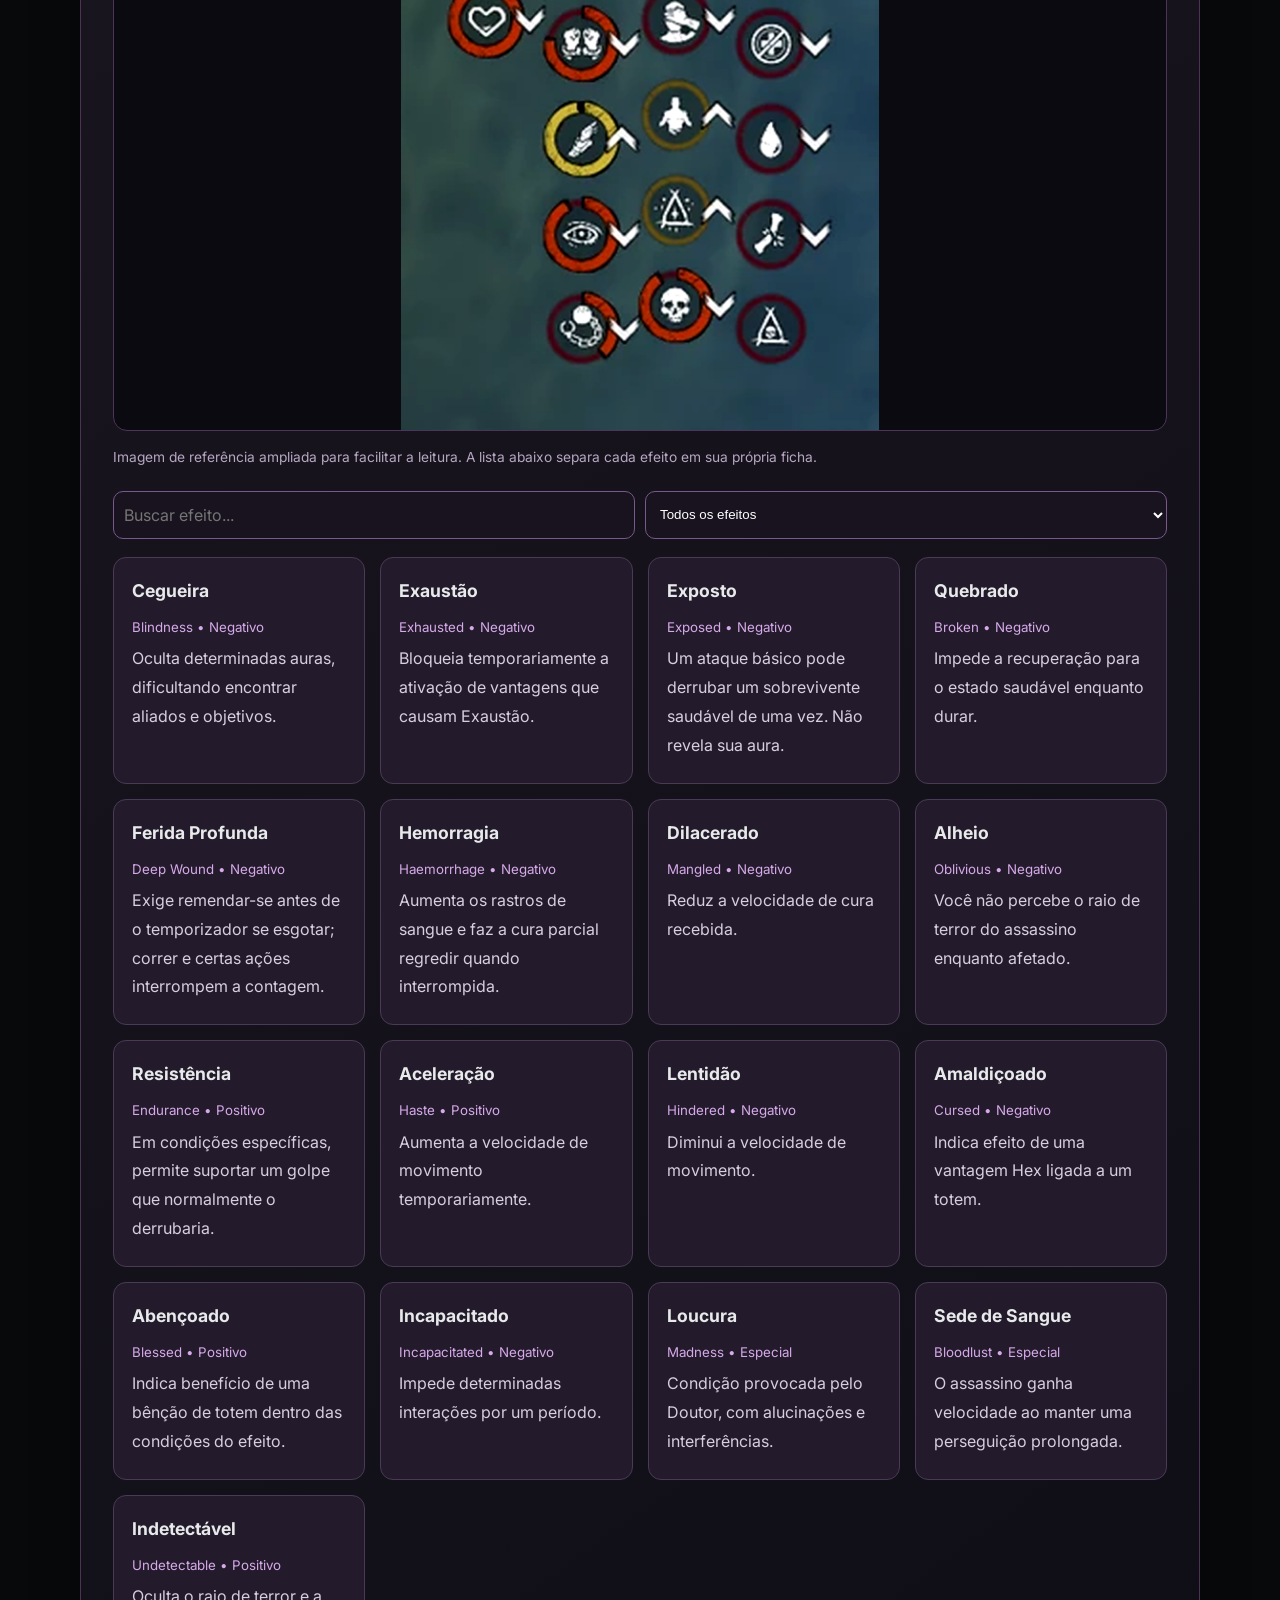
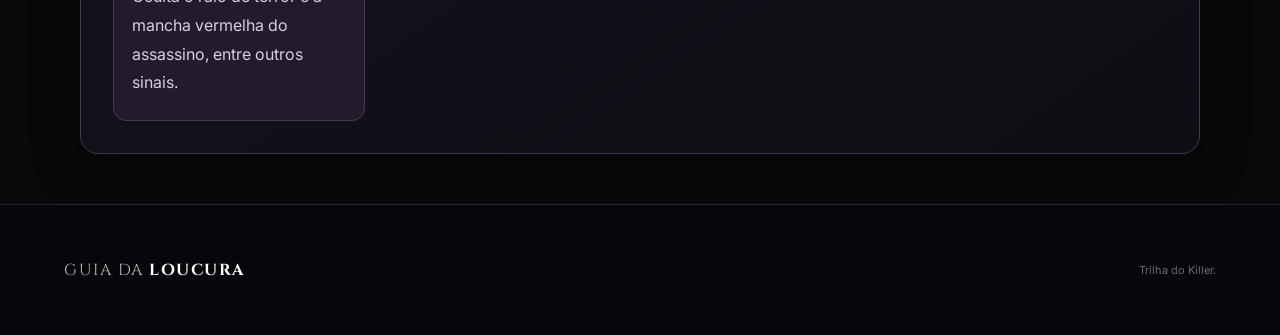
<file: killer.html>
<!DOCTYPE html>

<html lang="pt-BR"><head><meta charset="utf-8"/><meta content="width=device-width, initial-scale=1.0" name="viewport"/><title>Killer — GUIA DA LOUCURA</title><link href="style.css?v=6.6" rel="stylesheet"/></head>
<body><div class="fog-bg"></div><header class="site-header"><a class="brand" href="index.html"><span class="brand-mark">†</span>GUIA DA <b>LOUCURA</b></a><button class="menu-toggle">☰</button><nav><a href="index.html">Início</a><a href="comece-aqui.html">Comece Aqui</a><a href="sobrevivente.html">Sobrevivente</a><a class="active" href="killer.html">Killer</a><a href="builds.html">Builds</a><a href="dicionario.html">Dicionário</a><a href="quiz.html">Quiz</a><a href="galeria.html">Galeria da Névoa</a><a href="enciclopedia-killers.html">Enciclopédia dos Killers</a><a href="vantagens.html">Vantagens</a><a href="redes-sociais.html">Redes Sociais</a><a href="sobre-o-criador.html">Sobre o Criador</a><a href="atelie-de-builds.html">Ateliê de Builds</a></nav></header>
<main><section class="gdl-feature" id="personagens"><span class="section-kicker">CONHEÇA SEUS PERSONAGENS</span><h2>Os Assassinos</h2><p>Cada assassino possui três vantagens exclusivas que podem ser compartilhadas com outros assassinos por meio do Prestígio 1, 2 e 3. <strong>O poder especial é exclusivo de cada Killer e não pode ser transferido.</strong> A Caçadora arremessa machados; o Legião usa o Frenesi Selvagem para correr e ultrapassar obstáculos. Conhecer essas diferenças é essencial para jogar e sobreviver.</p><figure class="gdl-shot"><img src="elenco-killers.png" loading="lazy" alt="Elenco de assassinos em Dead by Daylight"/><figcaption>Elenco de assassinos — clique para ampliar.</figcaption></figure><p><a class="gdl-link" href="enciclopedia-killers.html">Explorar a enciclopédia interativa de assassinos →</a></p></section><section class="gdl-feature" id="teia-sangue"><span class="section-kicker">EVOLUÇÃO • PONTOS DE SANGUE</span><h2>🩸 Teia de Sangue</h2><p>A Teia de Sangue é onde você investe Pontos de Sangue para subir níveis, conseguir vantagens, itens, complementos e oferendas. Cada personagem possui sua própria progressão. Ao concluir o nível 50, você pode avançar seu Prestígio.</p><figure class="gdl-shot"><img src="teia-killer.png" loading="lazy" alt="Teia de Sangue de assassino"/><figcaption>Captura real da Teia de Sangue — clique na imagem para ampliar.</figcaption></figure><div class="gdl-columns"><div><h3>O que você encontra?</h3><p>Vantagens, complementos que alteram o funcionamento do poder especial e oferendas para a partida.</p></div><div><h3>Prestígio e vantagens</h3><p>No Prestígio 1, 2 e 3, as três vantagens exclusivas ficam disponíveis nos respectivos níveis para os demais assassinos. Também é possível melhorar vantagens desbloqueadas na Teia.</p></div><div><h3>🎃 Eventos especiais</h3><p>Durante eventos como Halloween e aniversário, podem surgir recursos e oferendas temáticas por tempo limitado. Seus efeitos e condições de uso variam conforme o evento; confira a descrição antes de equipar.</p></div></div></section><section class="page-hero role-hero killer-hero"><span class="section-kicker">TRILHA DO KILLER</span><h1>APRENDA A <em>CAÇAR.</em></h1><p>Encontre, pressione e tome decisões melhores em cada perseguição.</p></section>
<section class="section content-layout"><aside class="side-nav"><a href="#fundamentos">01 Fundamentos</a><a href="#encontro">02 Encontrando Survivors</a><a href="#chase">03 Chase</a><a href="#mindgames">04 Mindgames</a><a href="#pressao">05 Pressão</a><a href="#endgame">06 Endgame</a></aside><div class="lessons">
<article class="info-section" id="fundamentos"><span class="number">01</span><h2>Fundamentos</h2><p>O Killer administra tempo. Cada segundo perseguindo alguém é um segundo em que outros Survivors podem avançar objetivos.</p></article>
<article class="info-section" id="encontro"><span class="number">02</span><h2>Encontrando Survivors</h2><p>Use pistas do mapa e das ações dos Survivors. Ao encontrar alguém, pense se aquela perseguição é uma boa oportunidade ou se vale procurar outro alvo.</p></article>
<article class="info-section" id="chase"><span class="number">03</span><h2>Chase</h2><p>O objetivo não é vencer toda perseguição instantaneamente. É reduzir opções, prever rotas e converter pressão em um down.</p><div class="rule-list"><div><b>01</b> Observe a rota antes de usar seu poder.</div><div><b>02</b> Não persiga cegamente por tempo demais.</div><div><b>03</b> Pense no próximo objetivo enquanto persegue.</div></div></article>
<article class="info-section" id="mindgames"><span class="number">04</span><h2>Mindgames</h2><p>Mindgame é uma decisão baseada na leitura do adversário: esconder sua intenção, mudar sua rota ou induzir uma escolha.</p></article>
<article class="info-section" id="pressao"><span class="number">05</span><h2>Pressão</h2><p>Pressão vem da combinação de downs, hooks, movimentação e controle dos geradores. Não dependa de uma única perseguição.</p><div class="callout"><b>Pergunta útil:</b> “Se eu continuar aqui por mais 20 segundos, o que o restante do time estará fazendo?”</div></article>
<article class="info-section" id="endgame"><span class="number">06</span><h2>Endgame</h2><p>Com o último gerador concluído, avalie rapidamente posições, portas, Survivors e oportunidades de conversão.</p></article>
</div></section><section class="gdl-feature" id="efeitos"><span class="section-kicker">CONSULTA RÁPIDA</span><h2>✨ Efeitos de Status</h2><p>Os ícones indicam benefícios, penalidades e condições especiais. Consulte o nome em português e inglês e descubra o que cada efeito significa. A duração e as condições variam conforme a vantagem ou poder.</p><figure class="gdl-shot"><img src="efeitos-referencia.png" alt="Referência ampliada dos símbolos de efeitos de status" loading="lazy"/><figcaption>Imagem de referência ampliada para facilitar a leitura. A lista abaixo separa cada efeito em sua própria ficha.</figcaption></figure><div class="gdl-controls"><input id="status-search" type="search" placeholder="Buscar efeito..." aria-label="Buscar efeitos"><select id="status-filter"><option value="">Todos os efeitos</option><option>Positivo</option><option>Negativo</option><option>Especial</option></select></div><div class="gdl-cards" id="status-list"></div></section></main><footer><div class="brand">GUIA DA <b>LOUCURA</b></div><p>Trilha do Killer.</p></footer><script src="script.js"></script><script src="novidades.js"></script><script src="efeitos-data.js"></script></body></html>
</file>
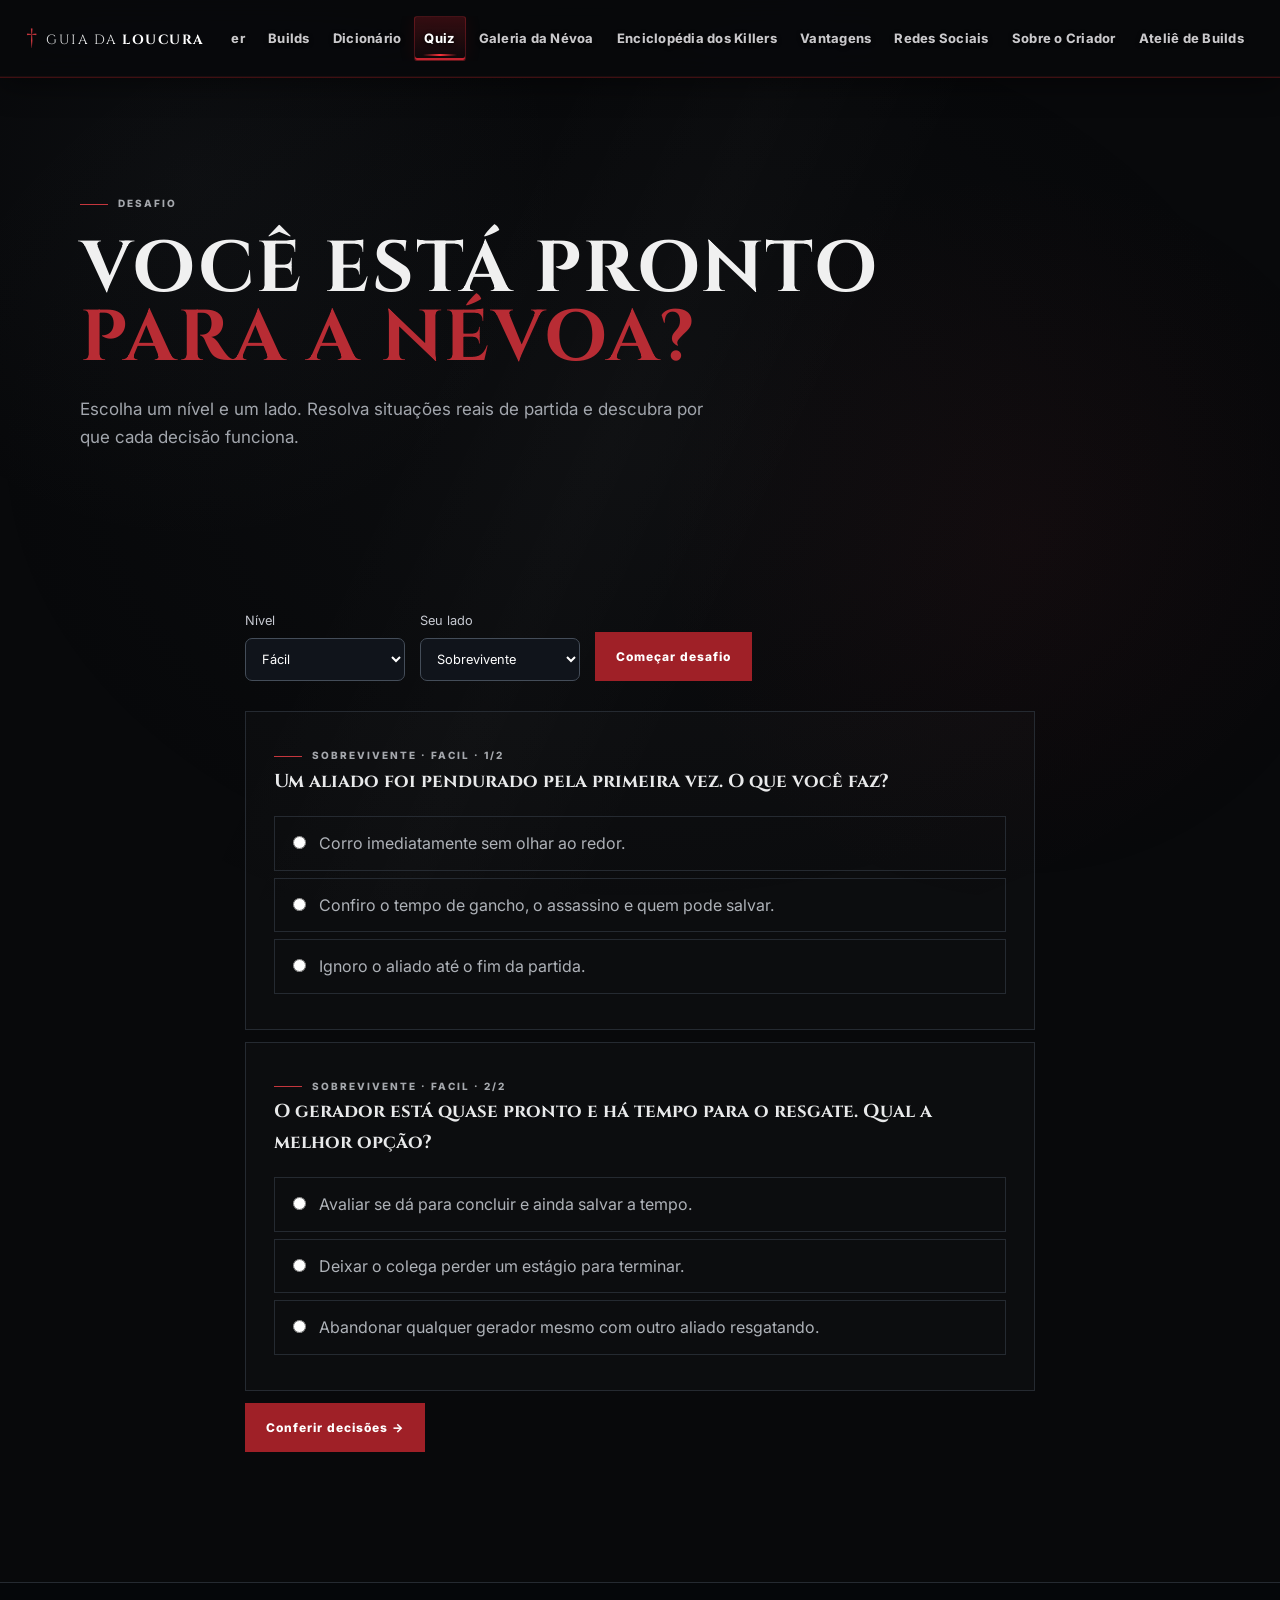
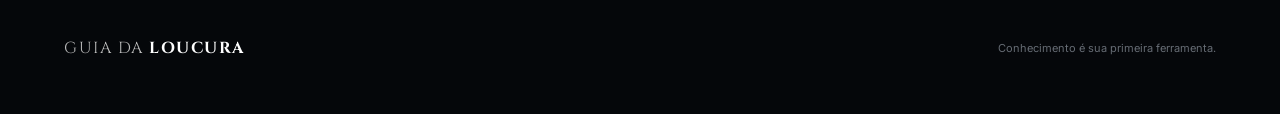
<file: quiz.html>
<!DOCTYPE html>

<html lang="pt-BR"><head><meta charset="utf-8"/><meta content="width=device-width, initial-scale=1.0" name="viewport"/><title>Quiz — GUIA DA LOUCURA</title><link href="style.css?v=6.6" rel="stylesheet"/></head>
<body><div class="fog-bg"></div><header class="site-header"><a class="brand" href="index.html"><span class="brand-mark">†</span>GUIA DA <b>LOUCURA</b></a><button class="menu-toggle">☰</button><nav><a href="index.html">Início</a><a href="comece-aqui.html">Comece Aqui</a><a href="sobrevivente.html">Sobrevivente</a><a href="killer.html">Killer</a><a href="builds.html">Builds</a><a href="dicionario.html">Dicionário</a><a class="active" href="quiz.html">Quiz</a><a href="galeria.html">Galeria da Névoa</a><a href="enciclopedia-killers.html">Enciclopédia dos Killers</a><a href="vantagens.html">Vantagens</a><a href="redes-sociais.html">Redes Sociais</a><a href="sobre-o-criador.html">Sobre o Criador</a><a href="atelie-de-builds.html">Ateliê de Builds</a></nav></header>
<main><section class="page-hero compact"><span class="section-kicker">DESAFIO</span><h1>VOCÊ ESTÁ PRONTO <em>PARA A NÉVOA?</em></h1><p>Escolha um nível e um lado. Resolva situações reais de partida e descubra por que cada decisão funciona.</p></section>
<section class="section quiz-wrap"><div class="quiz-config"><label>Nível <select id="quiz-level"><option value="facil">Fácil</option><option value="medio">Médio</option><option value="dificil">Difícil</option></select></label><label>Seu lado <select id="quiz-side"><option value="survivor">Sobrevivente</option><option value="killer">Killer</option><option value="todos">Ambos</option></select></label><button class="btn btn-primary" id="quiz-start">Começar desafio</button></div><div id="quiz"></div><div class="quiz-result" hidden="" id="quiz-result"></div></section></main><footer><div class="brand">GUIA DA <b>LOUCURA</b></div><p>Conhecimento é sua primeira ferramenta.</p></footer><script src="script.js"></script><script src="quiz-data.js"></script><script src="quiz-interativo.js"></script></body></html>
</file>
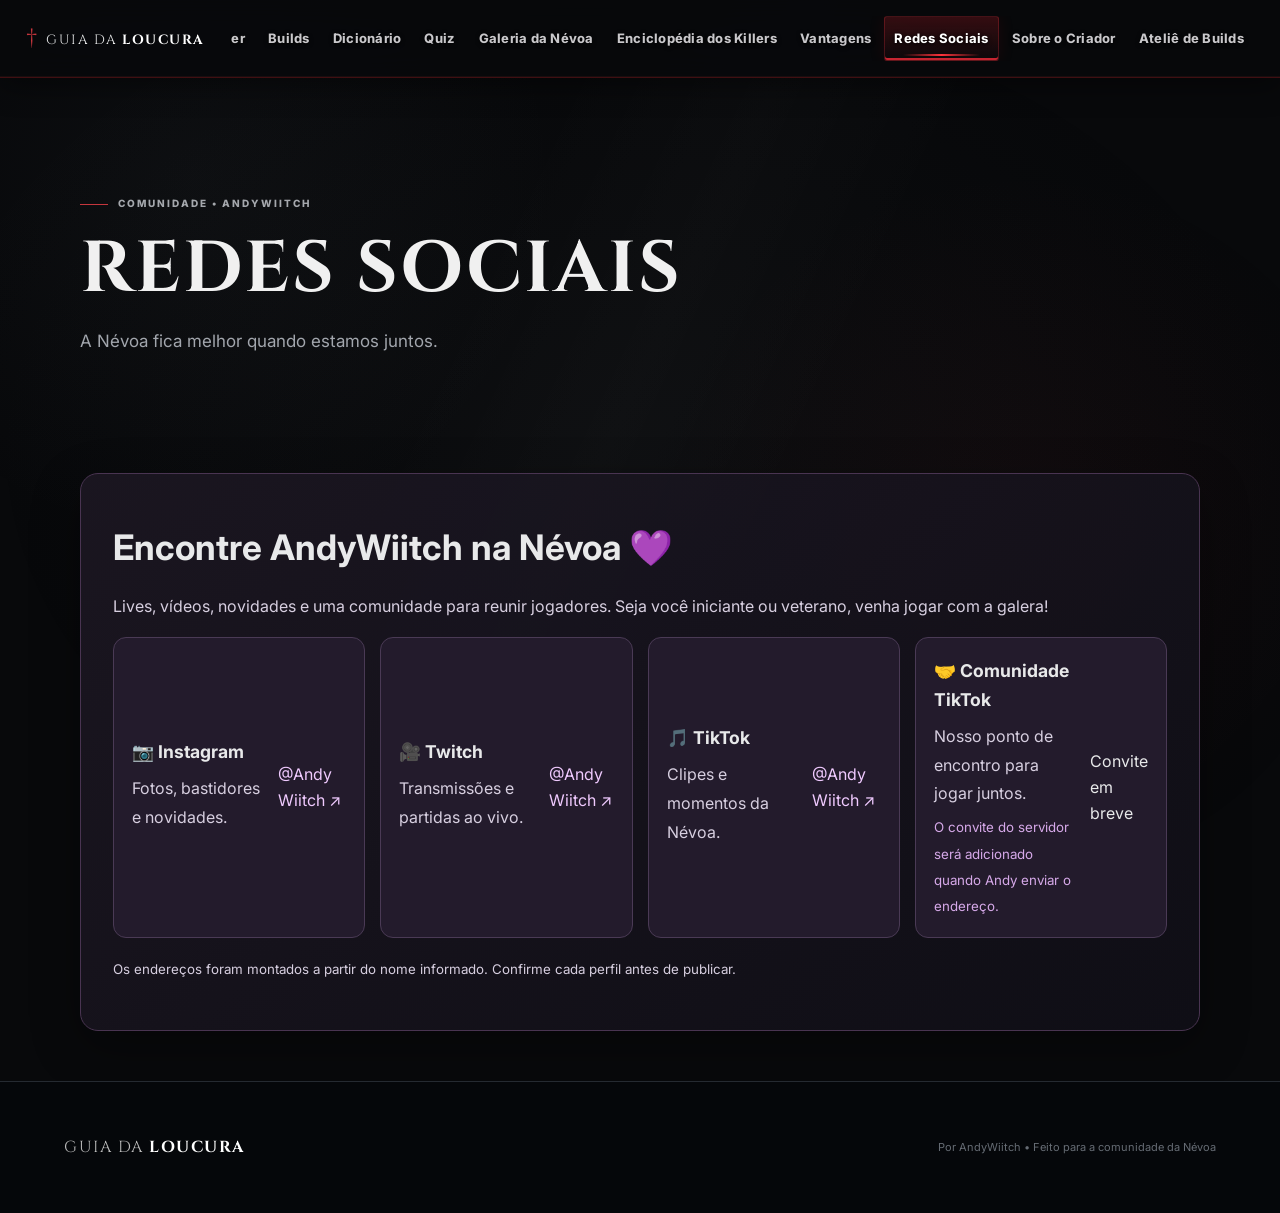
<file: redes-sociais.html>
<!doctype html><html lang="pt-BR"><head><meta charset="utf-8"><meta name="viewport" content="width=device-width,initial-scale=1"><title>REDES SOCIAIS — Guia da Loucura</title><link rel="stylesheet" href="style.css?v=6.6"></head><body><div class="fog-bg"></div><header class="site-header">
<a class="brand" href="index.html"><span class="brand-mark">†</span><span>GUIA DA <b>LOUCURA</b></span></a>
<button aria-label="Abrir menu" class="menu-toggle">☰</button>
<nav>
<a class="active" href="index.html">Início</a>
<a href="comece-aqui.html">Comece Aqui</a>
<a href="sobrevivente.html">Sobrevivente</a>
<a href="killer.html">Killer</a>
<a href="builds.html">Builds</a>
<a href="dicionario.html">Dicionário</a>
<a href="quiz.html">Quiz</a><a href="galeria.html">Galeria da Névoa</a><a href="enciclopedia-killers.html">Enciclopédia dos Killers</a><a href="vantagens.html">Vantagens</a><a href="redes-sociais.html" class="active">Redes Sociais</a><a href="sobre-o-criador.html">Sobre o Criador</a>
<a href="atelie-de-builds.html">Ateliê de Builds</a></nav>
</header><main><section class="page-hero"><span class="section-kicker">COMUNIDADE • ANDYWIITCH</span><h1>REDES SOCIAIS</h1><p>A Névoa fica melhor quando estamos juntos.</p></section><section class="gdl-feature"><h2>Encontre AndyWiitch na Névoa 💜</h2><p>Lives, vídeos, novidades e uma comunidade para reunir jogadores. Seja você iniciante ou veterano, venha jogar com a galera!</p><div class="gdl-cards"><article class="gdl-card gdl-social"><div><h3>📷 Instagram</h3><p>Fotos, bastidores e novidades.</p></div><a href="https://www.instagram.com/andywiitch/" target="_blank" rel="noopener noreferrer">@AndyWiitch ↗</a></article><article class="gdl-card gdl-social"><div><h3>🎥 Twitch</h3><p>Transmissões e partidas ao vivo.</p></div><a href="https://www.twitch.tv/andywiitch" target="_blank" rel="noopener noreferrer">@AndyWiitch ↗</a></article><article class="gdl-card gdl-social"><div><h3>🎵 TikTok</h3><p>Clipes e momentos da Névoa.</p></div><a href="https://www.tiktok.com/@andywiitch" target="_blank" rel="noopener noreferrer">@AndyWiitch ↗</a></article><article class="gdl-card gdl-social"><div><h3>🤝 Comunidade TikTok</h3><p>Nosso ponto de encontro para jogar juntos.</p><small>O convite do servidor será adicionado quando Andy enviar o endereço.</small></div><span>Convite em breve</span></article></div><p><small>Os endereços foram montados a partir do nome informado. Confirme cada perfil antes de publicar.</small></p></section></main><footer><div class="brand">GUIA DA <b>LOUCURA</b></div><p>Por AndyWiitch • Feito para a comunidade da Névoa</p></footer><script src="script.js"></script></body></html>
</file>
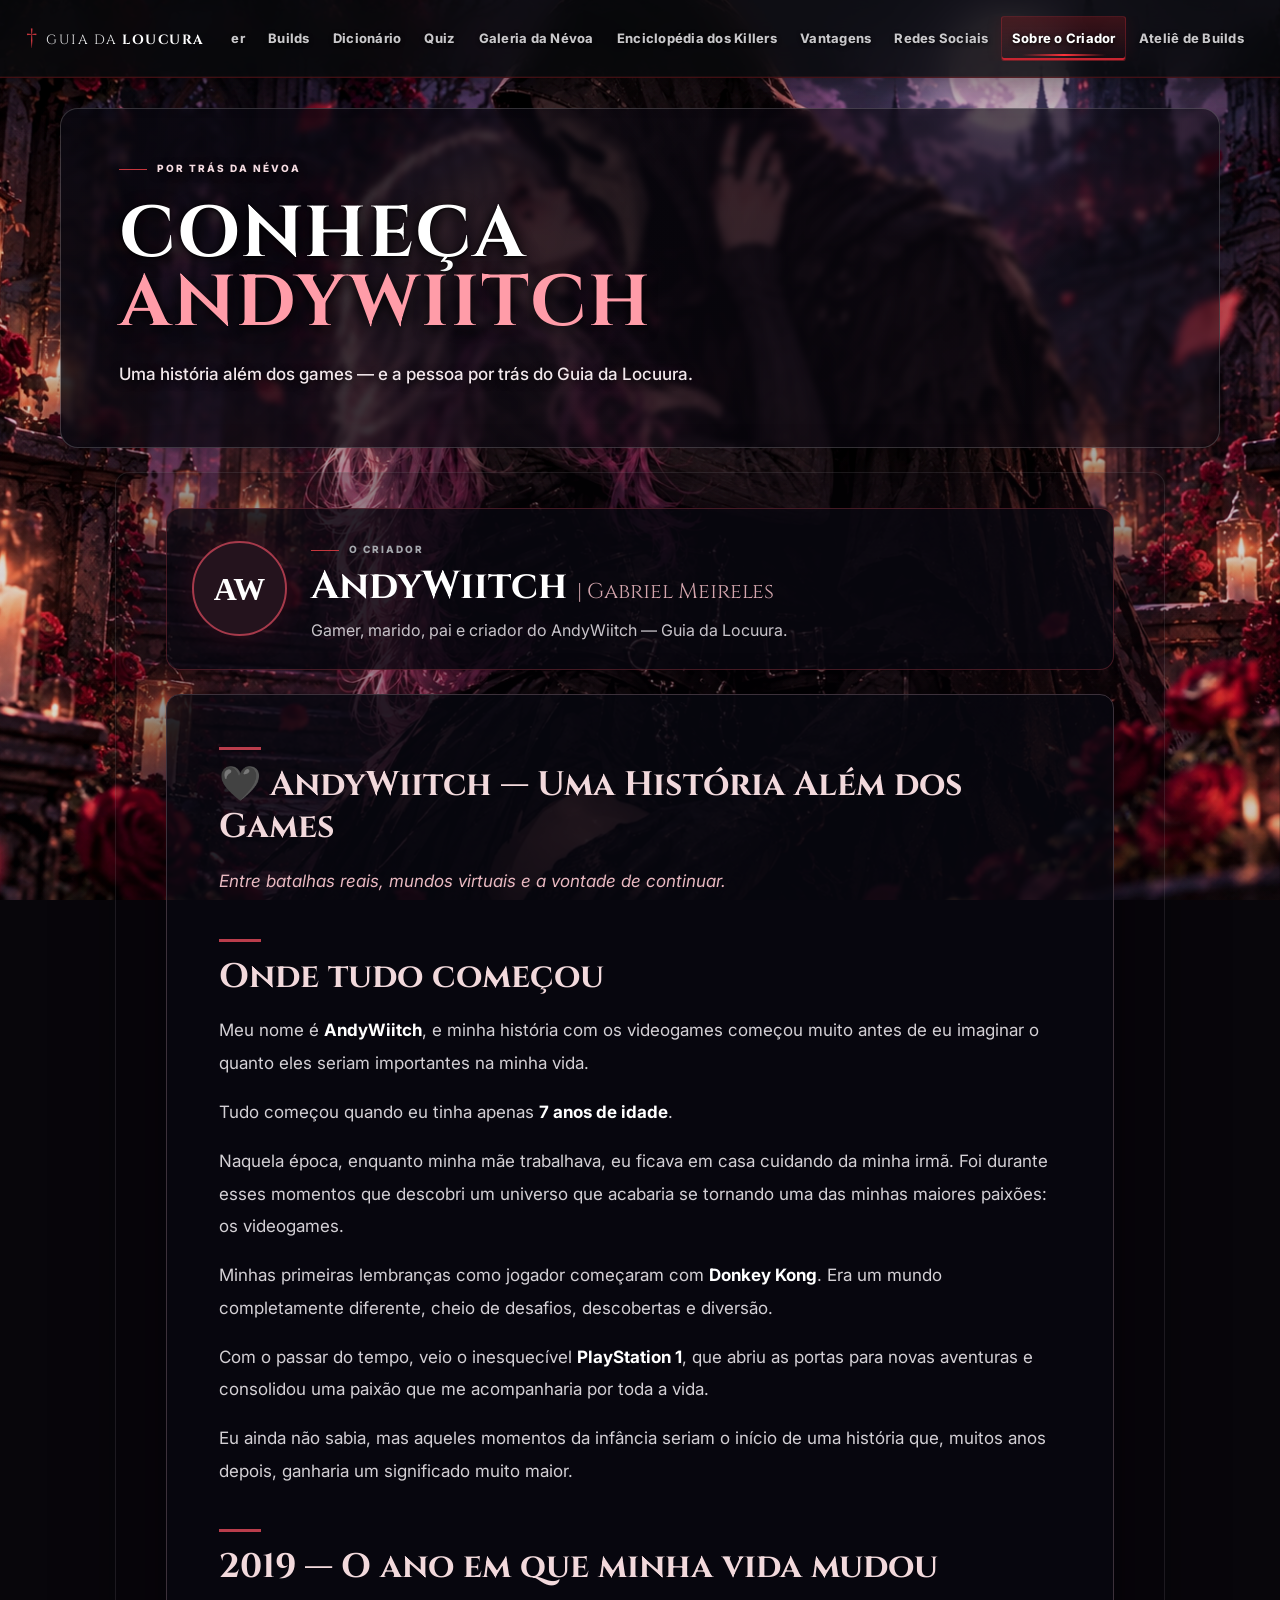
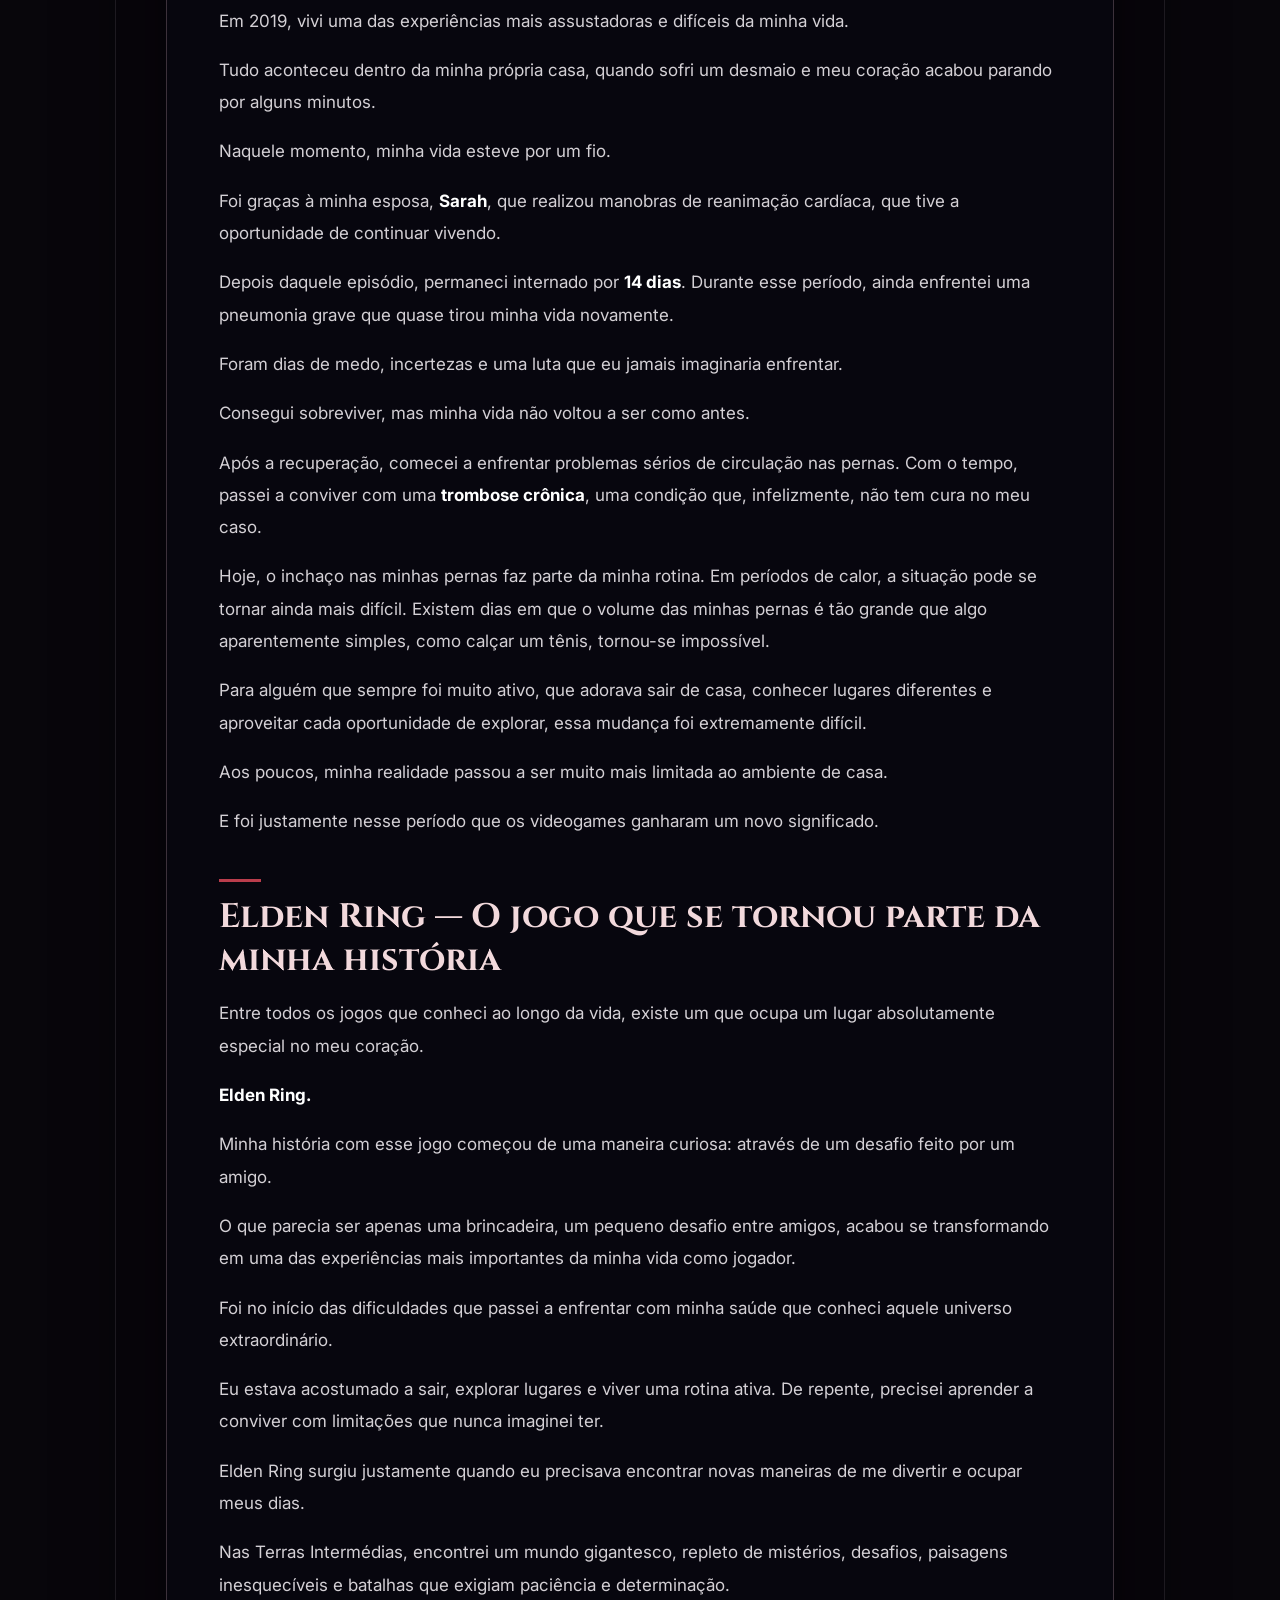
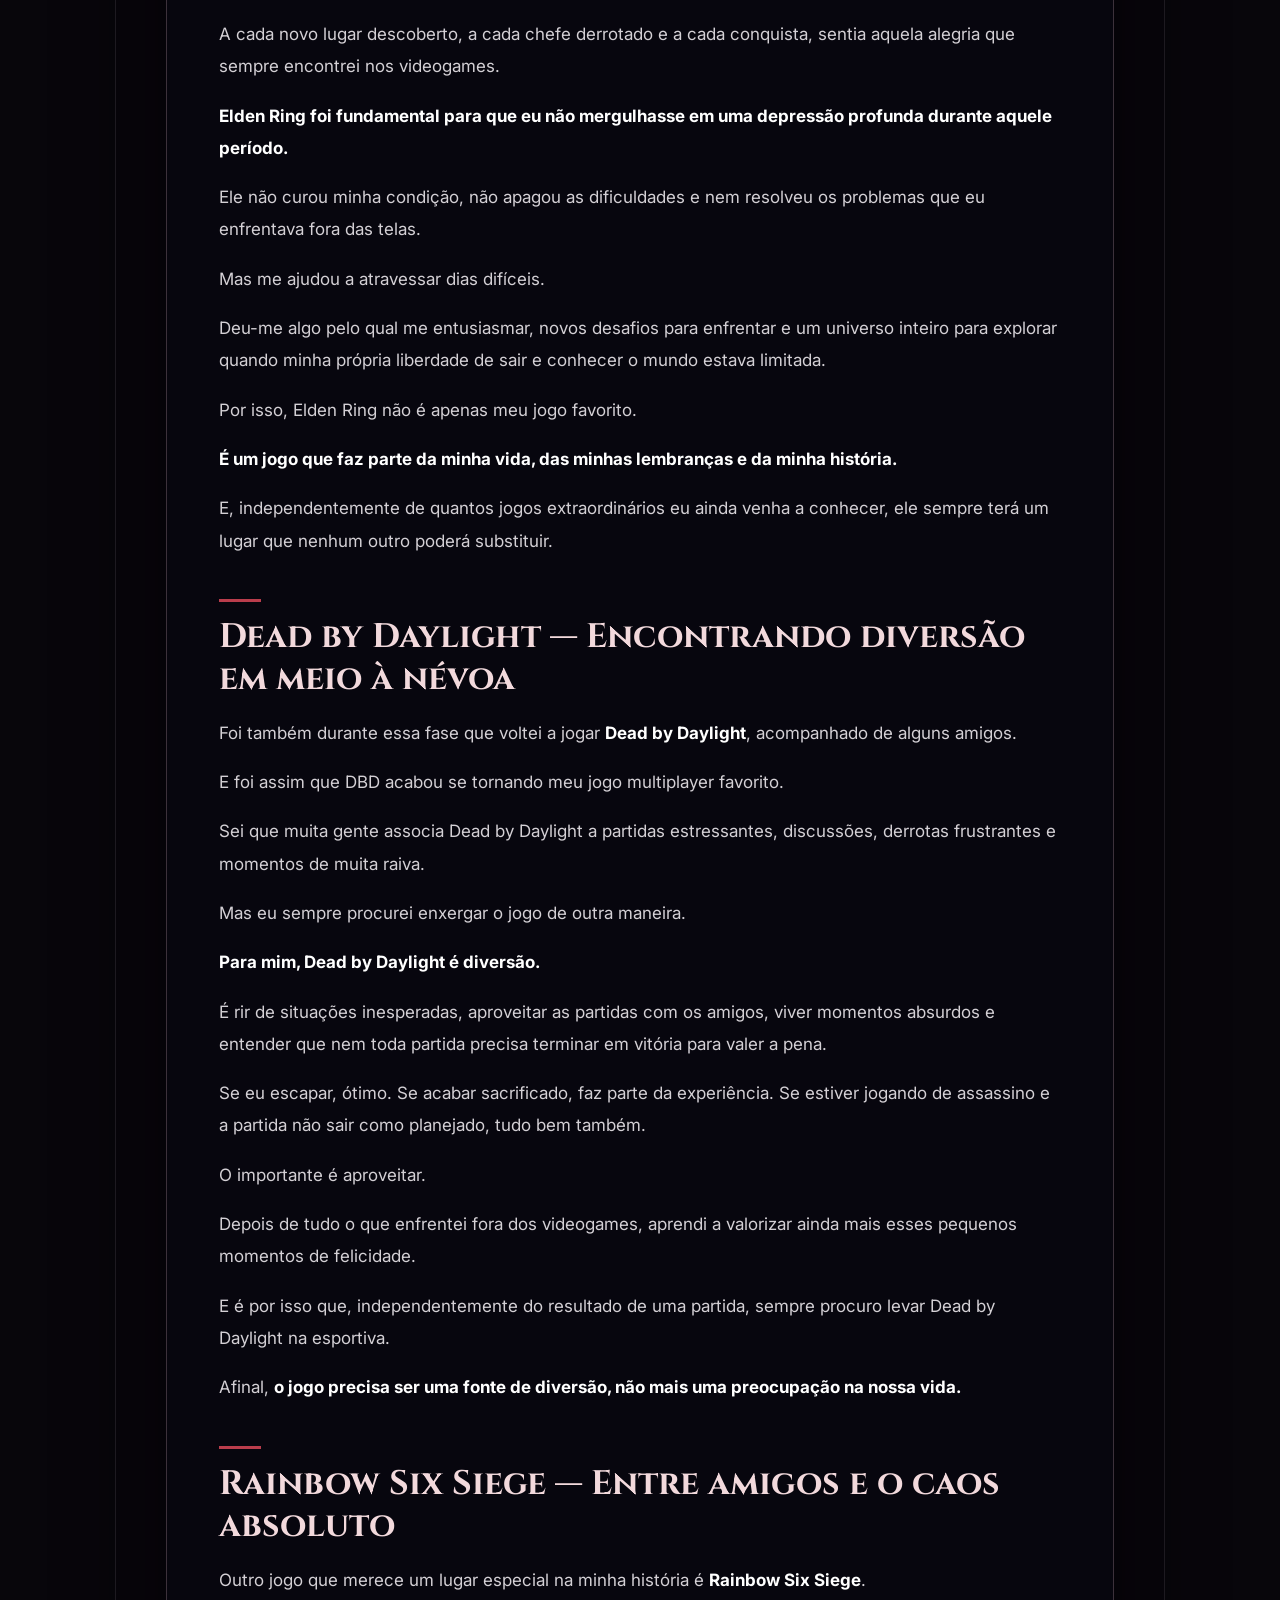
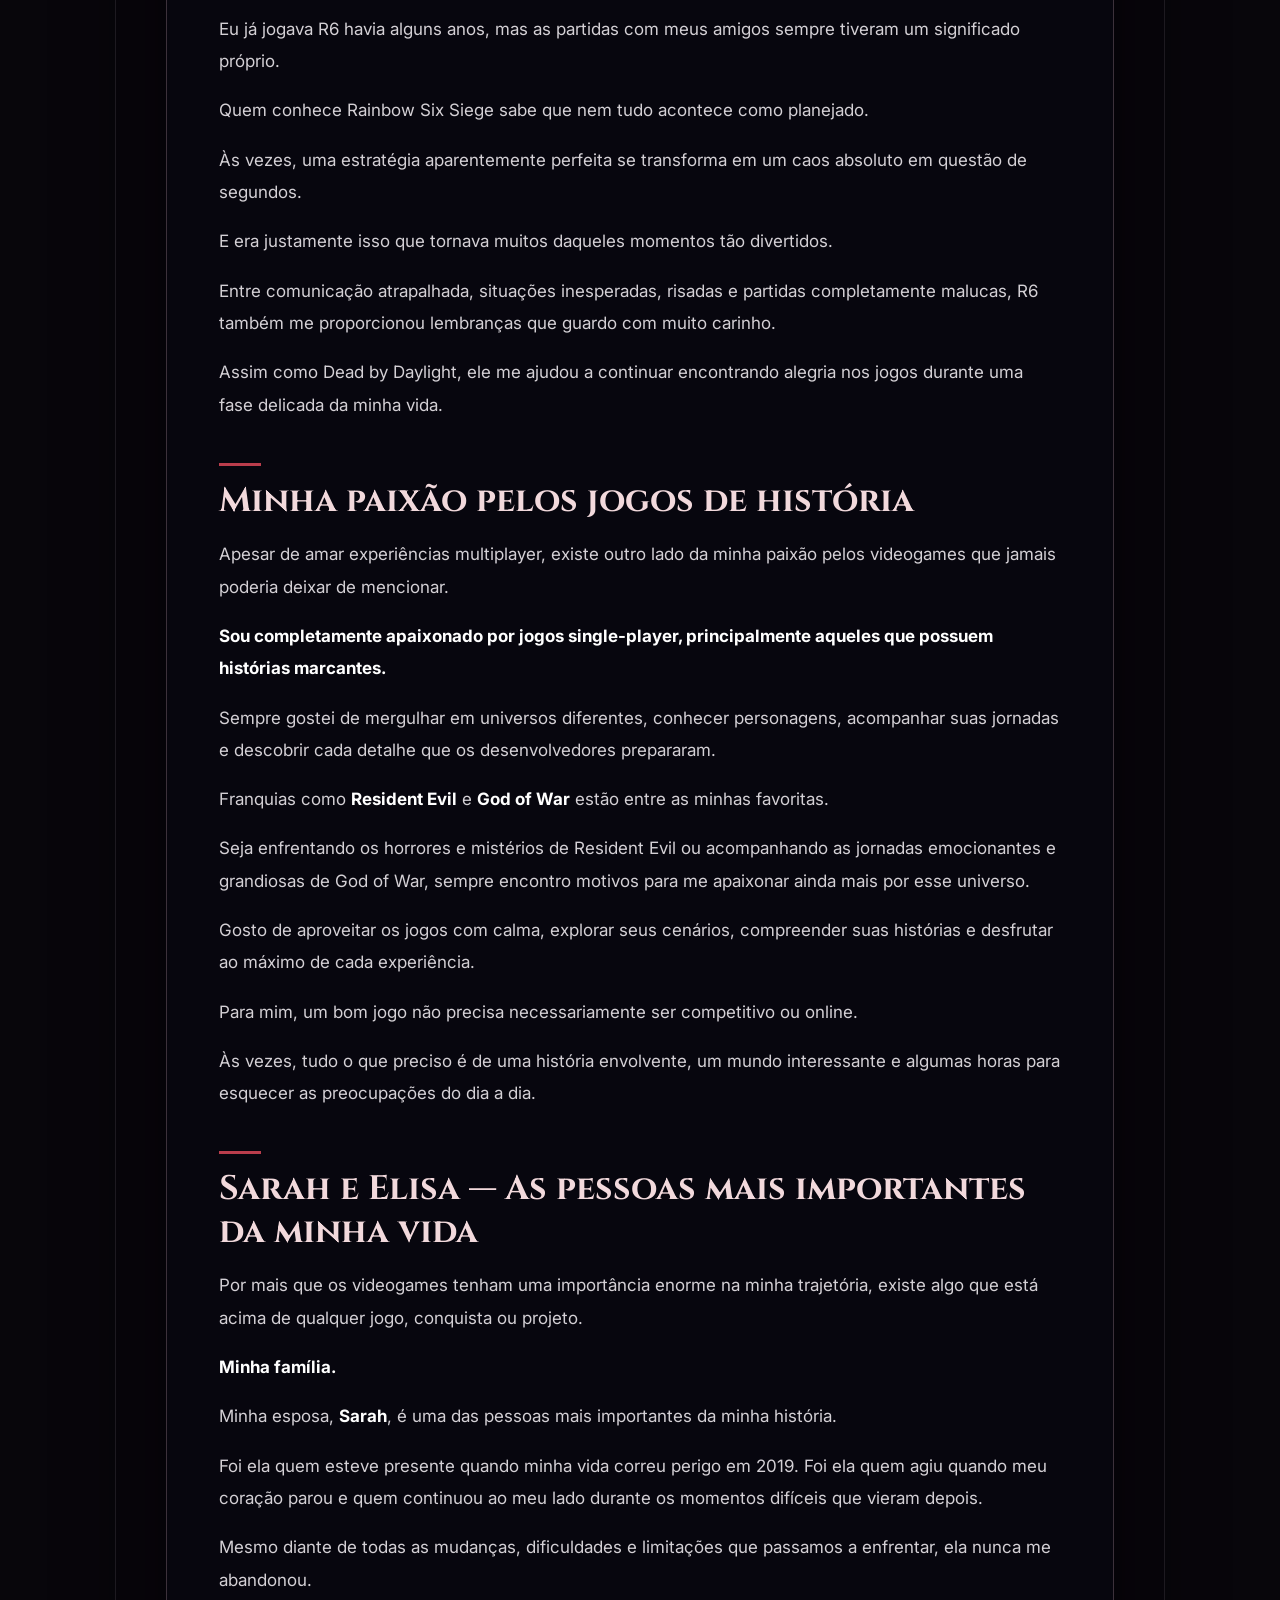
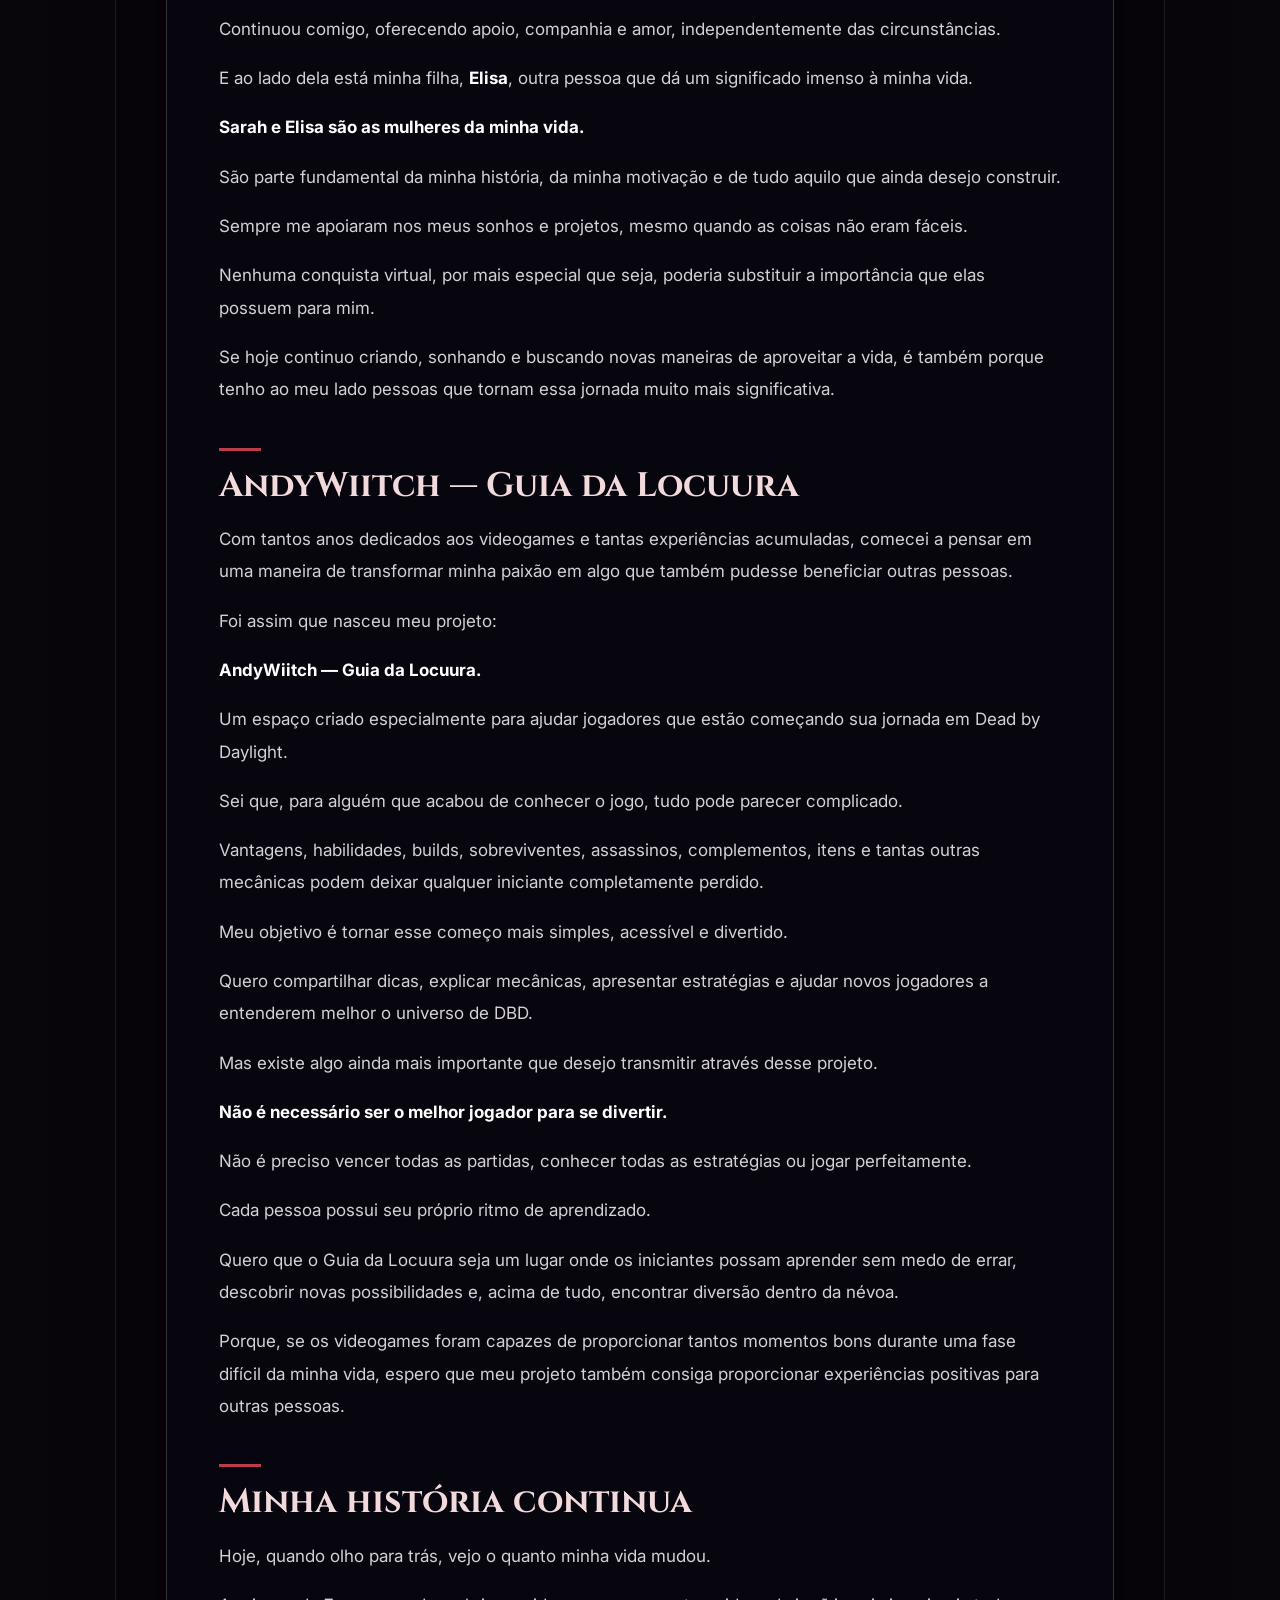
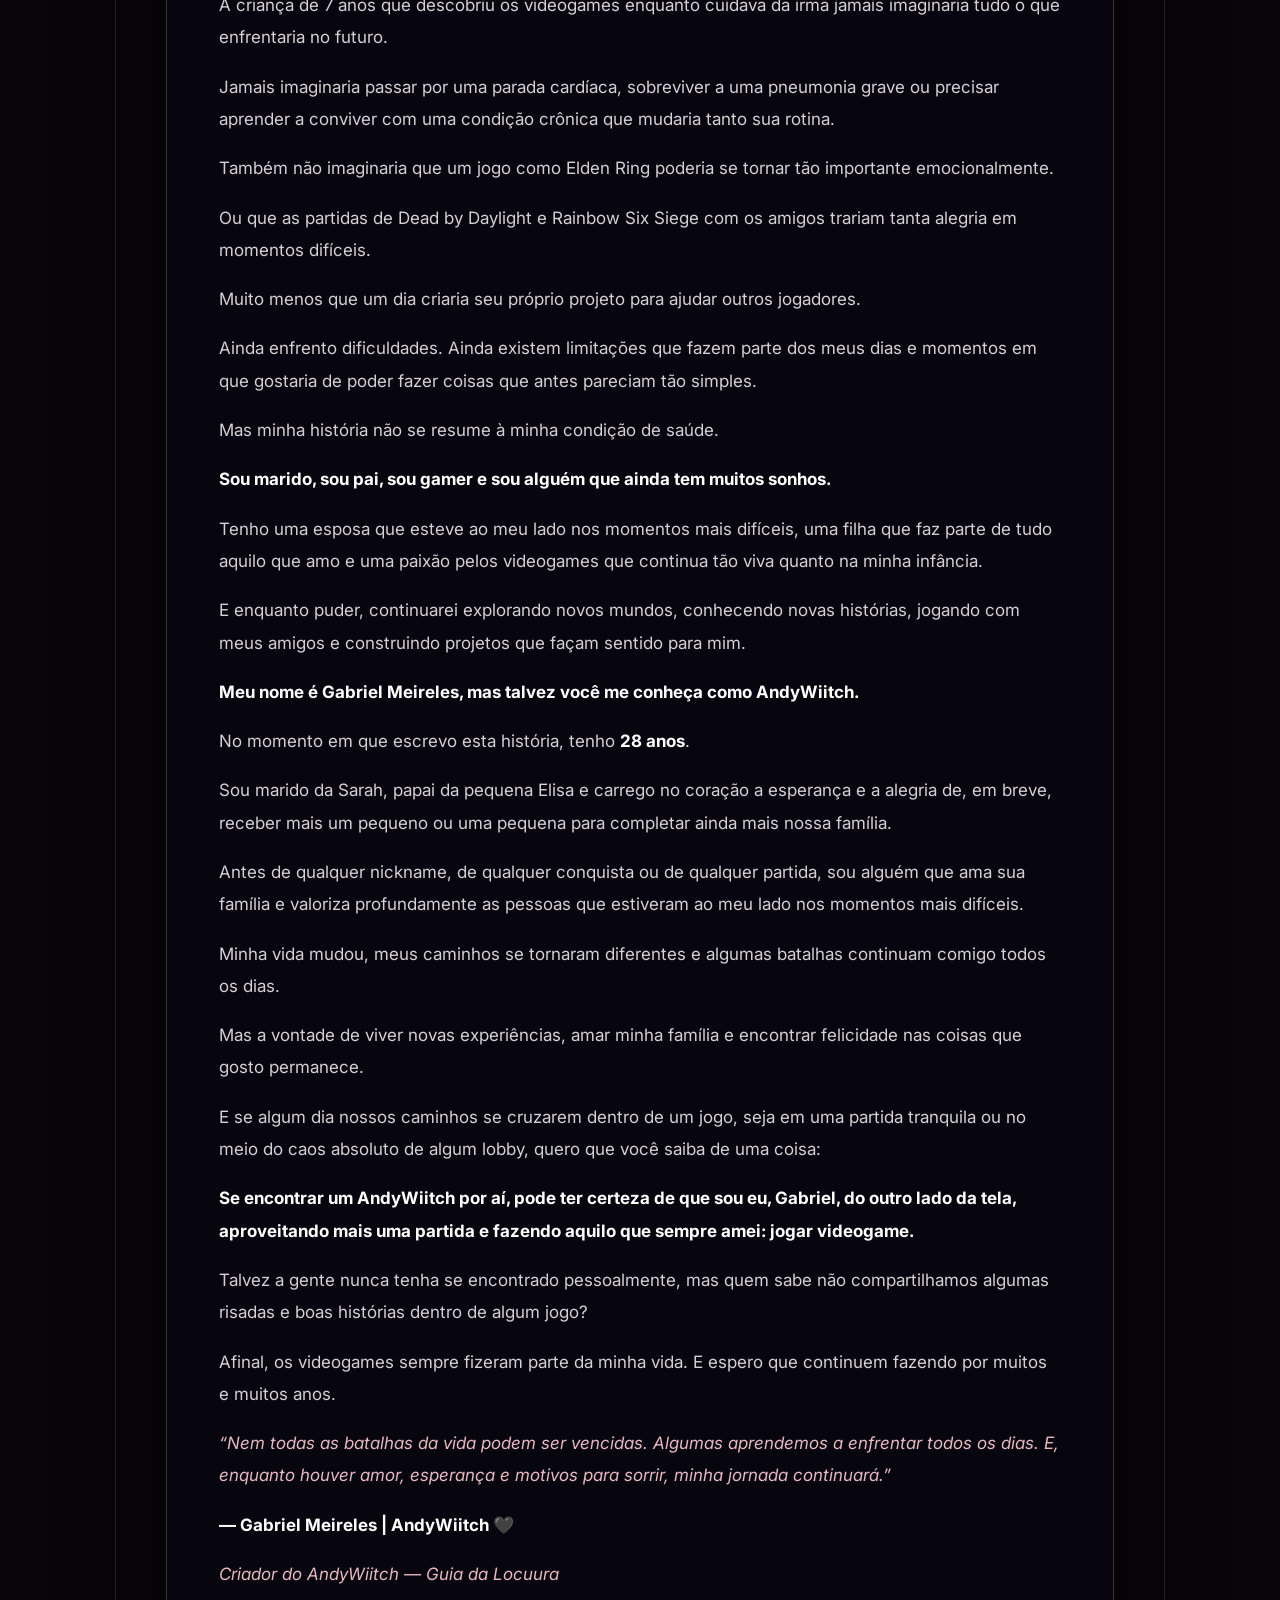
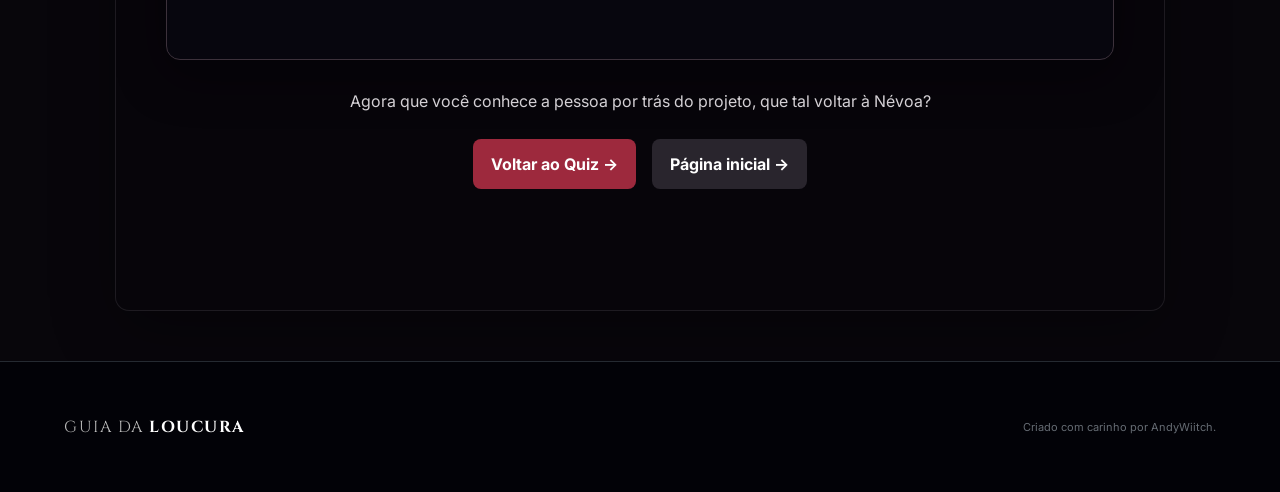
<file: sobre-o-criador.html>
<!DOCTYPE html>
<html lang="pt-BR"><head><meta charset="utf-8"/><meta content="width=device-width,initial-scale=1" name="viewport"/><meta content="Conheça a história de AndyWiitch, criador do Guia da Locuura." name="description"/><title>Sobre o Criador — AndyWiitch</title><link href="style.css?v=6.6" rel="stylesheet"/></head><body class="creator-page"><div class="fog-bg"></div><header class="site-header"><a class="brand" href="index.html"><span class="brand-mark">†</span>GUIA DA <b>LOUCURA</b></a><button aria-label="Abrir menu" class="menu-toggle">☰</button><nav><a href="index.html">Início</a><a href="comece-aqui.html">Comece Aqui</a><a href="sobrevivente.html">Sobrevivente</a><a href="killer.html">Killer</a><a href="builds.html">Builds</a><a href="dicionario.html">Dicionário</a><a href="quiz.html">Quiz</a><a href="galeria.html">Galeria da Névoa</a><a href="enciclopedia-killers.html">Enciclopédia dos Killers</a><a href="vantagens.html">Vantagens</a><a href="redes-sociais.html">Redes Sociais</a><a aria-current="page" class="active" href="sobre-o-criador.html">Sobre o Criador</a><a href="atelie-de-builds.html">Ateliê de Builds</a></nav></header><main><section class="page-hero compact creator-hero"><span class="section-kicker">POR TRÁS DA NÉVOA</span><h1>CONHEÇA <em>ANDYWIITCH</em></h1><p>Uma história além dos games — e a pessoa por trás do Guia da Locuura.</p></section><section class="section creator-section"><div class="creator-intro"><div aria-hidden="true" class="creator-monogram">AW</div><div><span class="section-kicker">O CRIADOR</span><h2>AndyWiitch <span class="creator-sub">| Gabriel Meireles</span></h2><p>Gamer, marido, pai e criador do AndyWiitch — Guia da Locuura.</p></div></div><article class="creator-story"><h2>🖤 AndyWiitch — Uma História Além dos Games</h2>
<p><em>Entre batalhas reais, mundos virtuais e a vontade de continuar.</em></p>
<h2>Onde tudo começou</h2>
<p>Meu nome é <strong>AndyWiitch</strong>, e minha história com os videogames começou muito antes de eu imaginar o quanto eles seriam importantes na minha vida.</p>
<p>Tudo começou quando eu tinha apenas <strong>7 anos de idade</strong>.</p>
<p>Naquela época, enquanto minha mãe trabalhava, eu ficava em casa cuidando da minha irmã. Foi durante esses momentos que descobri um universo que acabaria se tornando uma das minhas maiores paixões: os videogames.</p>
<p>Minhas primeiras lembranças como jogador começaram com <strong>Donkey Kong</strong>. Era um mundo completamente diferente, cheio de desafios, descobertas e diversão.</p>
<p>Com o passar do tempo, veio o inesquecível <strong>PlayStation 1</strong>, que abriu as portas para novas aventuras e consolidou uma paixão que me acompanharia por toda a vida.</p>
<p>Eu ainda não sabia, mas aqueles momentos da infância seriam o início de uma história que, muitos anos depois, ganharia um significado muito maior.</p>
<h2>2019 — O ano em que minha vida mudou</h2>
<p>Em 2019, vivi uma das experiências mais assustadoras e difíceis da minha vida.</p>
<p>Tudo aconteceu dentro da minha própria casa, quando sofri um desmaio e meu coração acabou parando por alguns minutos.</p>
<p>Naquele momento, minha vida esteve por um fio.</p>
<p>Foi graças à minha esposa, <strong>Sarah</strong>, que realizou manobras de reanimação cardíaca, que tive a oportunidade de continuar vivendo.</p>
<p>Depois daquele episódio, permaneci internado por <strong>14 dias</strong>. Durante esse período, ainda enfrentei uma pneumonia grave que quase tirou minha vida novamente.</p>
<p>Foram dias de medo, incertezas e uma luta que eu jamais imaginaria enfrentar.</p>
<p>Consegui sobreviver, mas minha vida não voltou a ser como antes.</p>
<p>Após a recuperação, comecei a enfrentar problemas sérios de circulação nas pernas. Com o tempo, passei a conviver com uma <strong>trombose crônica</strong>, uma condição que, infelizmente, não tem cura no meu caso.</p>
<p>Hoje, o inchaço nas minhas pernas faz parte da minha rotina. Em períodos de calor, a situação pode se tornar ainda mais difícil. Existem dias em que o volume das minhas pernas é tão grande que algo aparentemente simples, como calçar um tênis, tornou-se impossível.</p>
<p>Para alguém que sempre foi muito ativo, que adorava sair de casa, conhecer lugares diferentes e aproveitar cada oportunidade de explorar, essa mudança foi extremamente difícil.</p>
<p>Aos poucos, minha realidade passou a ser muito mais limitada ao ambiente de casa.</p>
<p>E foi justamente nesse período que os videogames ganharam um novo significado.</p>
<h2>Elden Ring — O jogo que se tornou parte da minha história</h2>
<p>Entre todos os jogos que conheci ao longo da vida, existe um que ocupa um lugar absolutamente especial no meu coração.</p>
<p><strong>Elden Ring.</strong></p>
<p>Minha história com esse jogo começou de uma maneira curiosa: através de um desafio feito por um amigo.</p>
<p>O que parecia ser apenas uma brincadeira, um pequeno desafio entre amigos, acabou se transformando em uma das experiências mais importantes da minha vida como jogador.</p>
<p>Foi no início das dificuldades que passei a enfrentar com minha saúde que conheci aquele universo extraordinário.</p>
<p>Eu estava acostumado a sair, explorar lugares e viver uma rotina ativa. De repente, precisei aprender a conviver com limitações que nunca imaginei ter.</p>
<p>Elden Ring surgiu justamente quando eu precisava encontrar novas maneiras de me divertir e ocupar meus dias.</p>
<p>Nas Terras Intermédias, encontrei um mundo gigantesco, repleto de mistérios, desafios, paisagens inesquecíveis e batalhas que exigiam paciência e determinação.</p>
<p>A cada novo lugar descoberto, a cada chefe derrotado e a cada conquista, sentia aquela alegria que sempre encontrei nos videogames.</p>
<p><strong>Elden Ring foi fundamental para que eu não mergulhasse em uma depressão profunda durante aquele período.</strong></p>
<p>Ele não curou minha condição, não apagou as dificuldades e nem resolveu os problemas que eu enfrentava fora das telas.</p>
<p>Mas me ajudou a atravessar dias difíceis.</p>
<p>Deu-me algo pelo qual me entusiasmar, novos desafios para enfrentar e um universo inteiro para explorar quando minha própria liberdade de sair e conhecer o mundo estava limitada.</p>
<p>Por isso, Elden Ring não é apenas meu jogo favorito.</p>
<p><strong>É um jogo que faz parte da minha vida, das minhas lembranças e da minha história.</strong></p>
<p>E, independentemente de quantos jogos extraordinários eu ainda venha a conhecer, ele sempre terá um lugar que nenhum outro poderá substituir.</p>
<h2>Dead by Daylight — Encontrando diversão em meio à névoa</h2>
<p>Foi também durante essa fase que voltei a jogar <strong>Dead by Daylight</strong>, acompanhado de alguns amigos.</p>
<p>E foi assim que DBD acabou se tornando meu jogo multiplayer favorito.</p>
<p>Sei que muita gente associa Dead by Daylight a partidas estressantes, discussões, derrotas frustrantes e momentos de muita raiva.</p>
<p>Mas eu sempre procurei enxergar o jogo de outra maneira.</p>
<p><strong>Para mim, Dead by Daylight é diversão.</strong></p>
<p>É rir de situações inesperadas, aproveitar as partidas com os amigos, viver momentos absurdos e entender que nem toda partida precisa terminar em vitória para valer a pena.</p>
<p>Se eu escapar, ótimo. Se acabar sacrificado, faz parte da experiência. Se estiver jogando de assassino e a partida não sair como planejado, tudo bem também.</p>
<p>O importante é aproveitar.</p>
<p>Depois de tudo o que enfrentei fora dos videogames, aprendi a valorizar ainda mais esses pequenos momentos de felicidade.</p>
<p>E é por isso que, independentemente do resultado de uma partida, sempre procuro levar Dead by Daylight na esportiva.</p>
<p>Afinal, <strong>o jogo precisa ser uma fonte de diversão, não mais uma preocupação na nossa vida.</strong></p>
<h2>Rainbow Six Siege — Entre amigos e o caos absoluto</h2>
<p>Outro jogo que merece um lugar especial na minha história é <strong>Rainbow Six Siege</strong>.</p>
<p>Eu já jogava R6 havia alguns anos, mas as partidas com meus amigos sempre tiveram um significado próprio.</p>
<p>Quem conhece Rainbow Six Siege sabe que nem tudo acontece como planejado.</p>
<p>Às vezes, uma estratégia aparentemente perfeita se transforma em um caos absoluto em questão de segundos.</p>
<p>E era justamente isso que tornava muitos daqueles momentos tão divertidos.</p>
<p>Entre comunicação atrapalhada, situações inesperadas, risadas e partidas completamente malucas, R6 também me proporcionou lembranças que guardo com muito carinho.</p>
<p>Assim como Dead by Daylight, ele me ajudou a continuar encontrando alegria nos jogos durante uma fase delicada da minha vida.</p>
<h2>Minha paixão pelos jogos de história</h2>
<p>Apesar de amar experiências multiplayer, existe outro lado da minha paixão pelos videogames que jamais poderia deixar de mencionar.</p>
<p><strong>Sou completamente apaixonado por jogos single-player, principalmente aqueles que possuem histórias marcantes.</strong></p>
<p>Sempre gostei de mergulhar em universos diferentes, conhecer personagens, acompanhar suas jornadas e descobrir cada detalhe que os desenvolvedores prepararam.</p>
<p>Franquias como <strong>Resident Evil</strong> e <strong>God of War</strong> estão entre as minhas favoritas.</p>
<p>Seja enfrentando os horrores e mistérios de Resident Evil ou acompanhando as jornadas emocionantes e grandiosas de God of War, sempre encontro motivos para me apaixonar ainda mais por esse universo.</p>
<p>Gosto de aproveitar os jogos com calma, explorar seus cenários, compreender suas histórias e desfrutar ao máximo de cada experiência.</p>
<p>Para mim, um bom jogo não precisa necessariamente ser competitivo ou online.</p>
<p>Às vezes, tudo o que preciso é de uma história envolvente, um mundo interessante e algumas horas para esquecer as preocupações do dia a dia.</p>
<h2>Sarah e Elisa — As pessoas mais importantes da minha vida</h2>
<p>Por mais que os videogames tenham uma importância enorme na minha trajetória, existe algo que está acima de qualquer jogo, conquista ou projeto.</p>
<p><strong>Minha família.</strong></p>
<p>Minha esposa, <strong>Sarah</strong>, é uma das pessoas mais importantes da minha história.</p>
<p>Foi ela quem esteve presente quando minha vida correu perigo em 2019. Foi ela quem agiu quando meu coração parou e quem continuou ao meu lado durante os momentos difíceis que vieram depois.</p>
<p>Mesmo diante de todas as mudanças, dificuldades e limitações que passamos a enfrentar, ela nunca me abandonou.</p>
<p>Continuou comigo, oferecendo apoio, companhia e amor, independentemente das circunstâncias.</p>
<p>E ao lado dela está minha filha, <strong>Elisa</strong>, outra pessoa que dá um significado imenso à minha vida.</p>
<p><strong>Sarah e Elisa são as mulheres da minha vida.</strong></p>
<p>São parte fundamental da minha história, da minha motivação e de tudo aquilo que ainda desejo construir.</p>
<p>Sempre me apoiaram nos meus sonhos e projetos, mesmo quando as coisas não eram fáceis.</p>
<p>Nenhuma conquista virtual, por mais especial que seja, poderia substituir a importância que elas possuem para mim.</p>
<p>Se hoje continuo criando, sonhando e buscando novas maneiras de aproveitar a vida, é também porque tenho ao meu lado pessoas que tornam essa jornada muito mais significativa.</p>
<h2>AndyWiitch — Guia da Locuura</h2>
<p>Com tantos anos dedicados aos videogames e tantas experiências acumuladas, comecei a pensar em uma maneira de transformar minha paixão em algo que também pudesse beneficiar outras pessoas.</p>
<p>Foi assim que nasceu meu projeto:</p>
<p><strong>AndyWiitch — Guia da Locuura.</strong></p>
<p>Um espaço criado especialmente para ajudar jogadores que estão começando sua jornada em Dead by Daylight.</p>
<p>Sei que, para alguém que acabou de conhecer o jogo, tudo pode parecer complicado.</p>
<p>Vantagens, habilidades, builds, sobreviventes, assassinos, complementos, itens e tantas outras mecânicas podem deixar qualquer iniciante completamente perdido.</p>
<p>Meu objetivo é tornar esse começo mais simples, acessível e divertido.</p>
<p>Quero compartilhar dicas, explicar mecânicas, apresentar estratégias e ajudar novos jogadores a entenderem melhor o universo de DBD.</p>
<p>Mas existe algo ainda mais importante que desejo transmitir através desse projeto.</p>
<p><strong>Não é necessário ser o melhor jogador para se divertir.</strong></p>
<p>Não é preciso vencer todas as partidas, conhecer todas as estratégias ou jogar perfeitamente.</p>
<p>Cada pessoa possui seu próprio ritmo de aprendizado.</p>
<p>Quero que o Guia da Locuura seja um lugar onde os iniciantes possam aprender sem medo de errar, descobrir novas possibilidades e, acima de tudo, encontrar diversão dentro da névoa.</p>
<p>Porque, se os videogames foram capazes de proporcionar tantos momentos bons durante uma fase difícil da minha vida, espero que meu projeto também consiga proporcionar experiências positivas para outras pessoas.</p>
<h2>Minha história continua</h2>
<p>Hoje, quando olho para trás, vejo o quanto minha vida mudou.</p>
<p>A criança de 7 anos que descobriu os videogames enquanto cuidava da irmã jamais imaginaria tudo o que enfrentaria no futuro.</p>
<p>Jamais imaginaria passar por uma parada cardíaca, sobreviver a uma pneumonia grave ou precisar aprender a conviver com uma condição crônica que mudaria tanto sua rotina.</p>
<p>Também não imaginaria que um jogo como Elden Ring poderia se tornar tão importante emocionalmente.</p>
<p>Ou que as partidas de Dead by Daylight e Rainbow Six Siege com os amigos trariam tanta alegria em momentos difíceis.</p>
<p>Muito menos que um dia criaria seu próprio projeto para ajudar outros jogadores.</p>
<p>Ainda enfrento dificuldades. Ainda existem limitações que fazem parte dos meus dias e momentos em que gostaria de poder fazer coisas que antes pareciam tão simples.</p>
<p>Mas minha história não se resume à minha condição de saúde.</p>
<p><strong>Sou marido, sou pai, sou gamer e sou alguém que ainda tem muitos sonhos.</strong></p>
<p>Tenho uma esposa que esteve ao meu lado nos momentos mais difíceis, uma filha que faz parte de tudo aquilo que amo e uma paixão pelos videogames que continua tão viva quanto na minha infância.</p>
<p>E enquanto puder, continuarei explorando novos mundos, conhecendo novas histórias, jogando com meus amigos e construindo projetos que façam sentido para mim.</p>
<p><strong>Meu nome é Gabriel Meireles, mas talvez você me conheça como AndyWiitch.</strong></p>
<p>No momento em que escrevo esta história, tenho <strong>28 anos</strong>.</p>
<p>Sou marido da Sarah, papai da pequena Elisa e carrego no coração a esperança e a alegria de, em breve, receber mais um pequeno ou uma pequena para completar ainda mais nossa família.</p>
<p>Antes de qualquer nickname, de qualquer conquista ou de qualquer partida, sou alguém que ama sua família e valoriza profundamente as pessoas que estiveram ao meu lado nos momentos mais difíceis.</p>
<p>Minha vida mudou, meus caminhos se tornaram diferentes e algumas batalhas continuam comigo todos os dias.</p>
<p>Mas a vontade de viver novas experiências, amar minha família e encontrar felicidade nas coisas que gosto permanece.</p>
<p>E se algum dia nossos caminhos se cruzarem dentro de um jogo, seja em uma partida tranquila ou no meio do caos absoluto de algum lobby, quero que você saiba de uma coisa:</p>
<p><strong>Se encontrar um AndyWiitch por aí, pode ter certeza de que sou eu, Gabriel, do outro lado da tela, aproveitando mais uma partida e fazendo aquilo que sempre amei: jogar videogame.</strong></p>
<p>Talvez a gente nunca tenha se encontrado pessoalmente, mas quem sabe não compartilhamos algumas risadas e boas histórias dentro de algum jogo?</p>
<p>Afinal, os videogames sempre fizeram parte da minha vida. E espero que continuem fazendo por muitos e muitos anos.</p>
<p><em>“Nem todas as batalhas da vida podem ser vencidas. Algumas aprendemos a enfrentar todos os dias. E, enquanto houver amor, esperança e motivos para sorrir, minha jornada continuará.”</em></p>
<p><strong>— Gabriel Meireles | AndyWiitch 🖤</strong></p>
<p><em>Criador do AndyWiitch — Guia da Locuura</em></p>
</article><div class="creator-end"><p>Agora que você conhece a pessoa por trás do projeto, que tal voltar à Névoa?</p><a class="creator-link" href="quiz.html">Voltar ao Quiz →</a><a class="creator-link secondary" href="index.html">Página inicial →</a></div></section></main><footer><div class="brand">GUIA DA <b>LOUCURA</b></div><p>Criado com carinho por AndyWiitch.</p></footer><script src="script.js"></script></body></html>
</file>
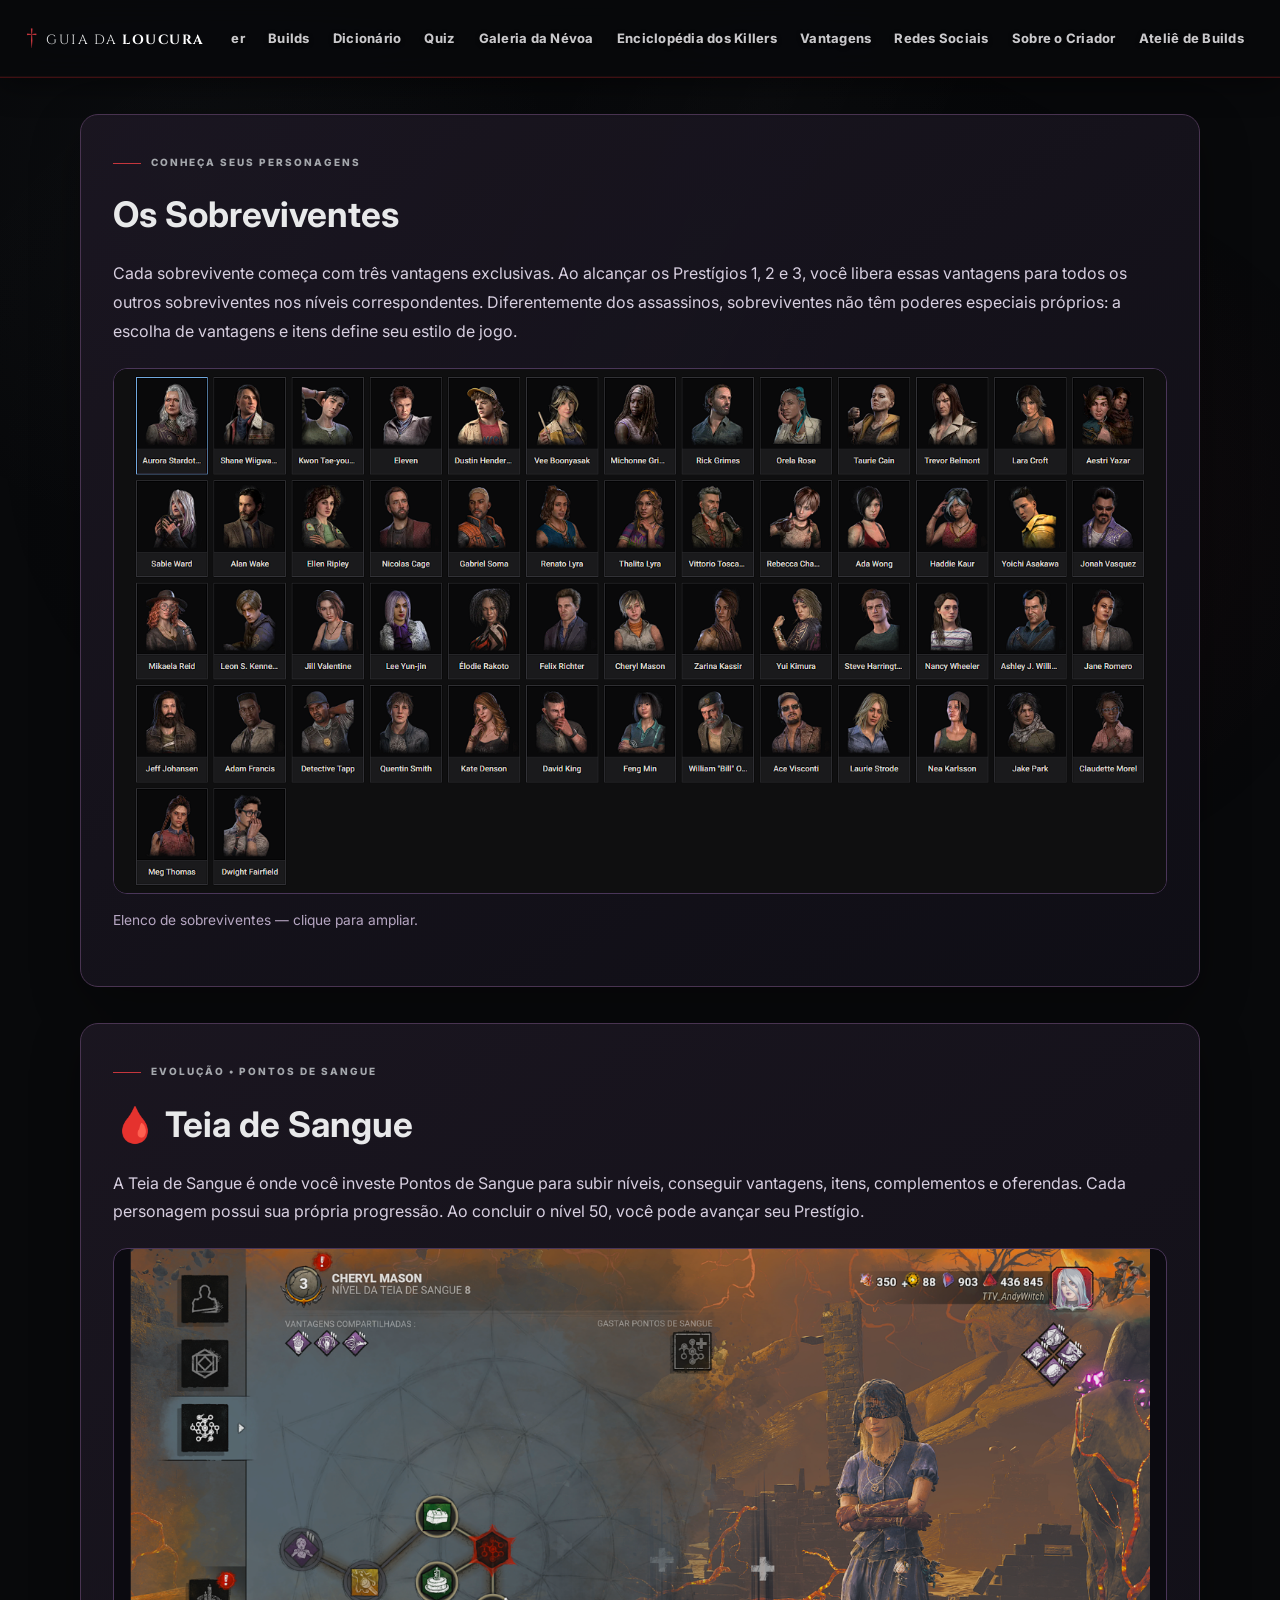
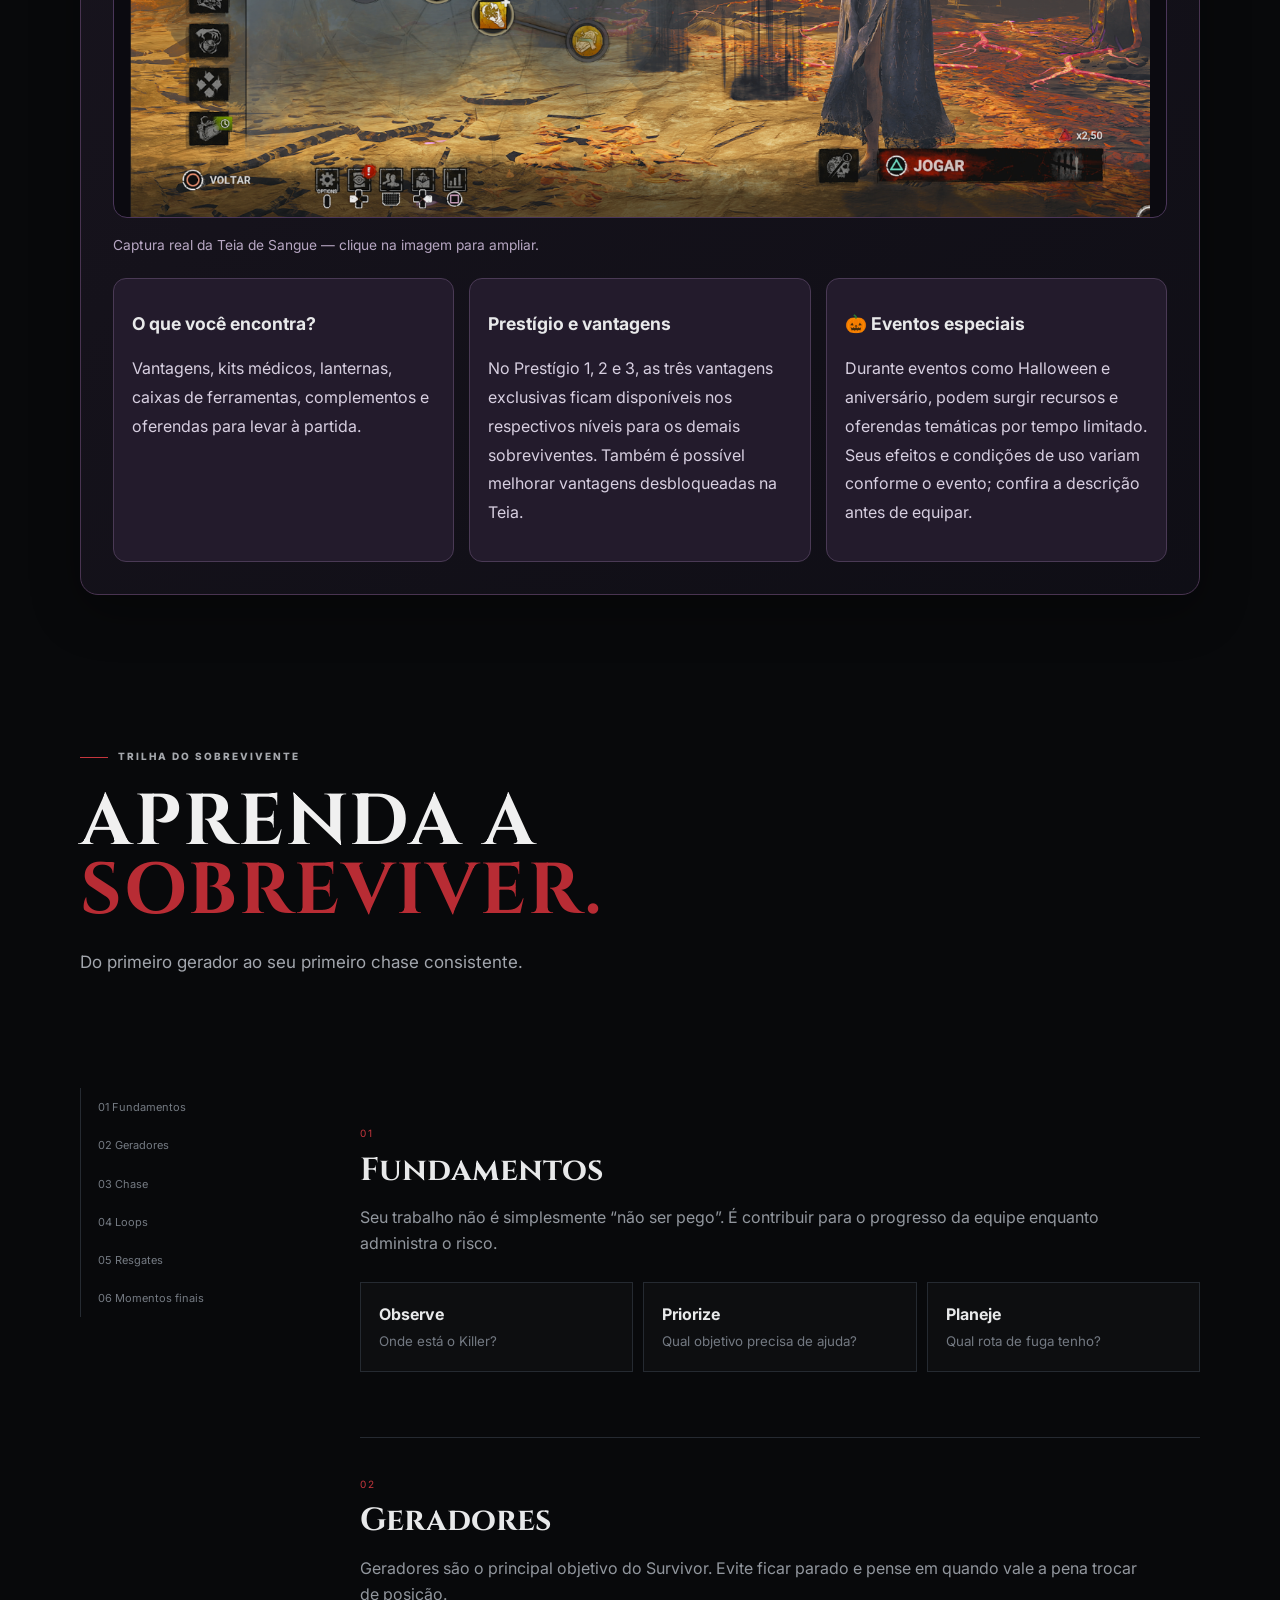
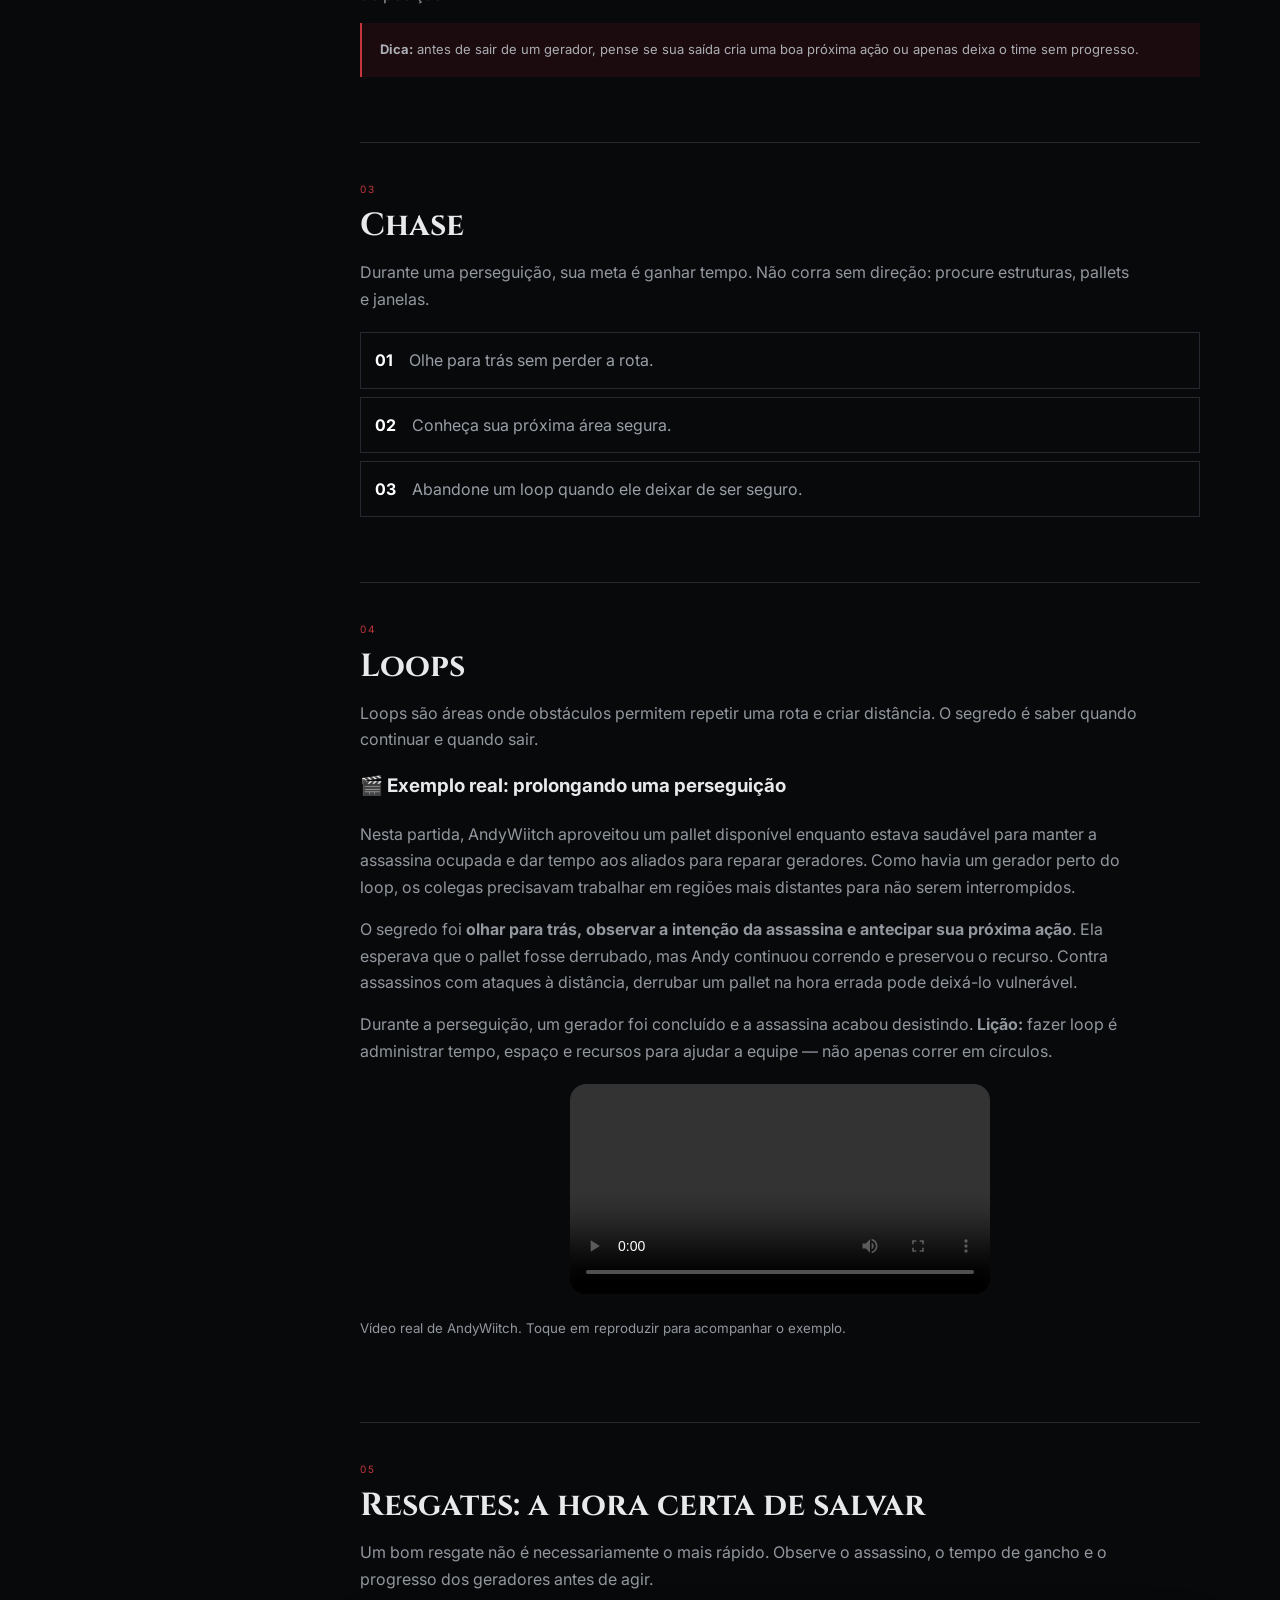
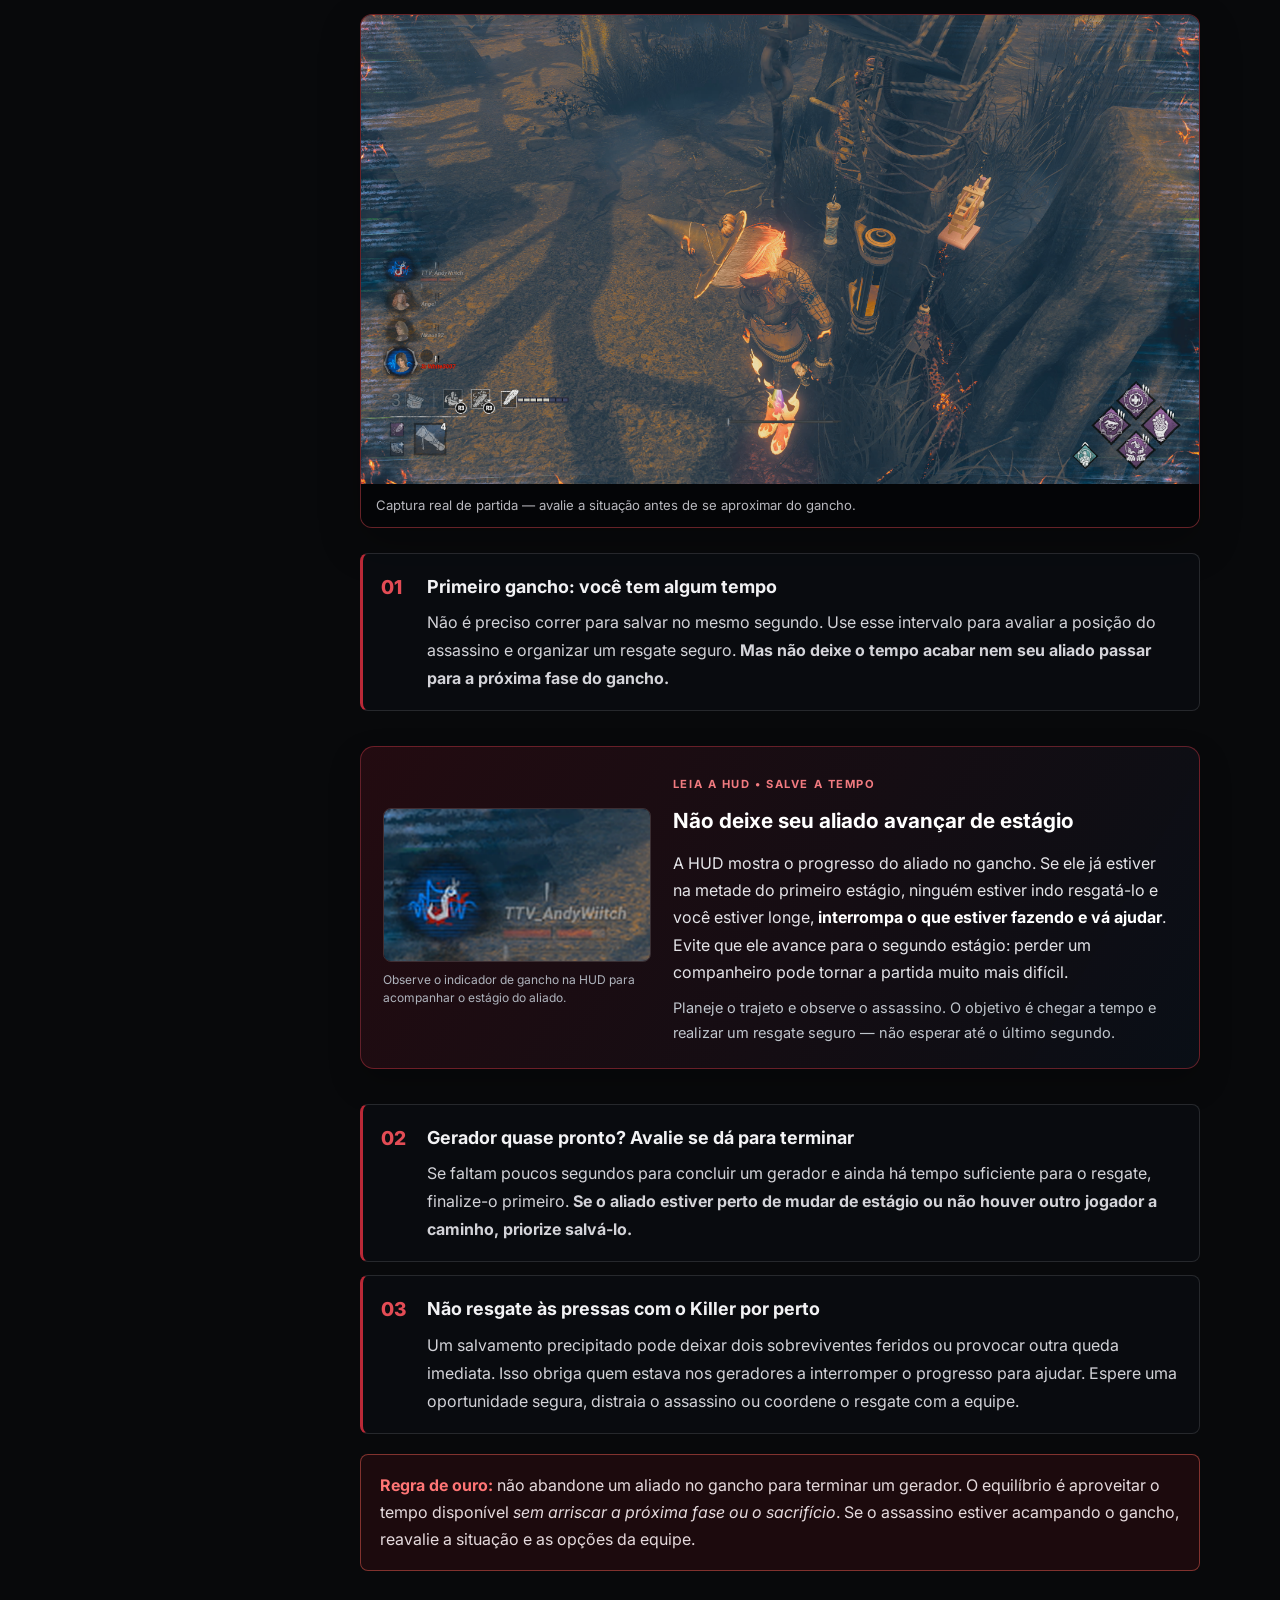
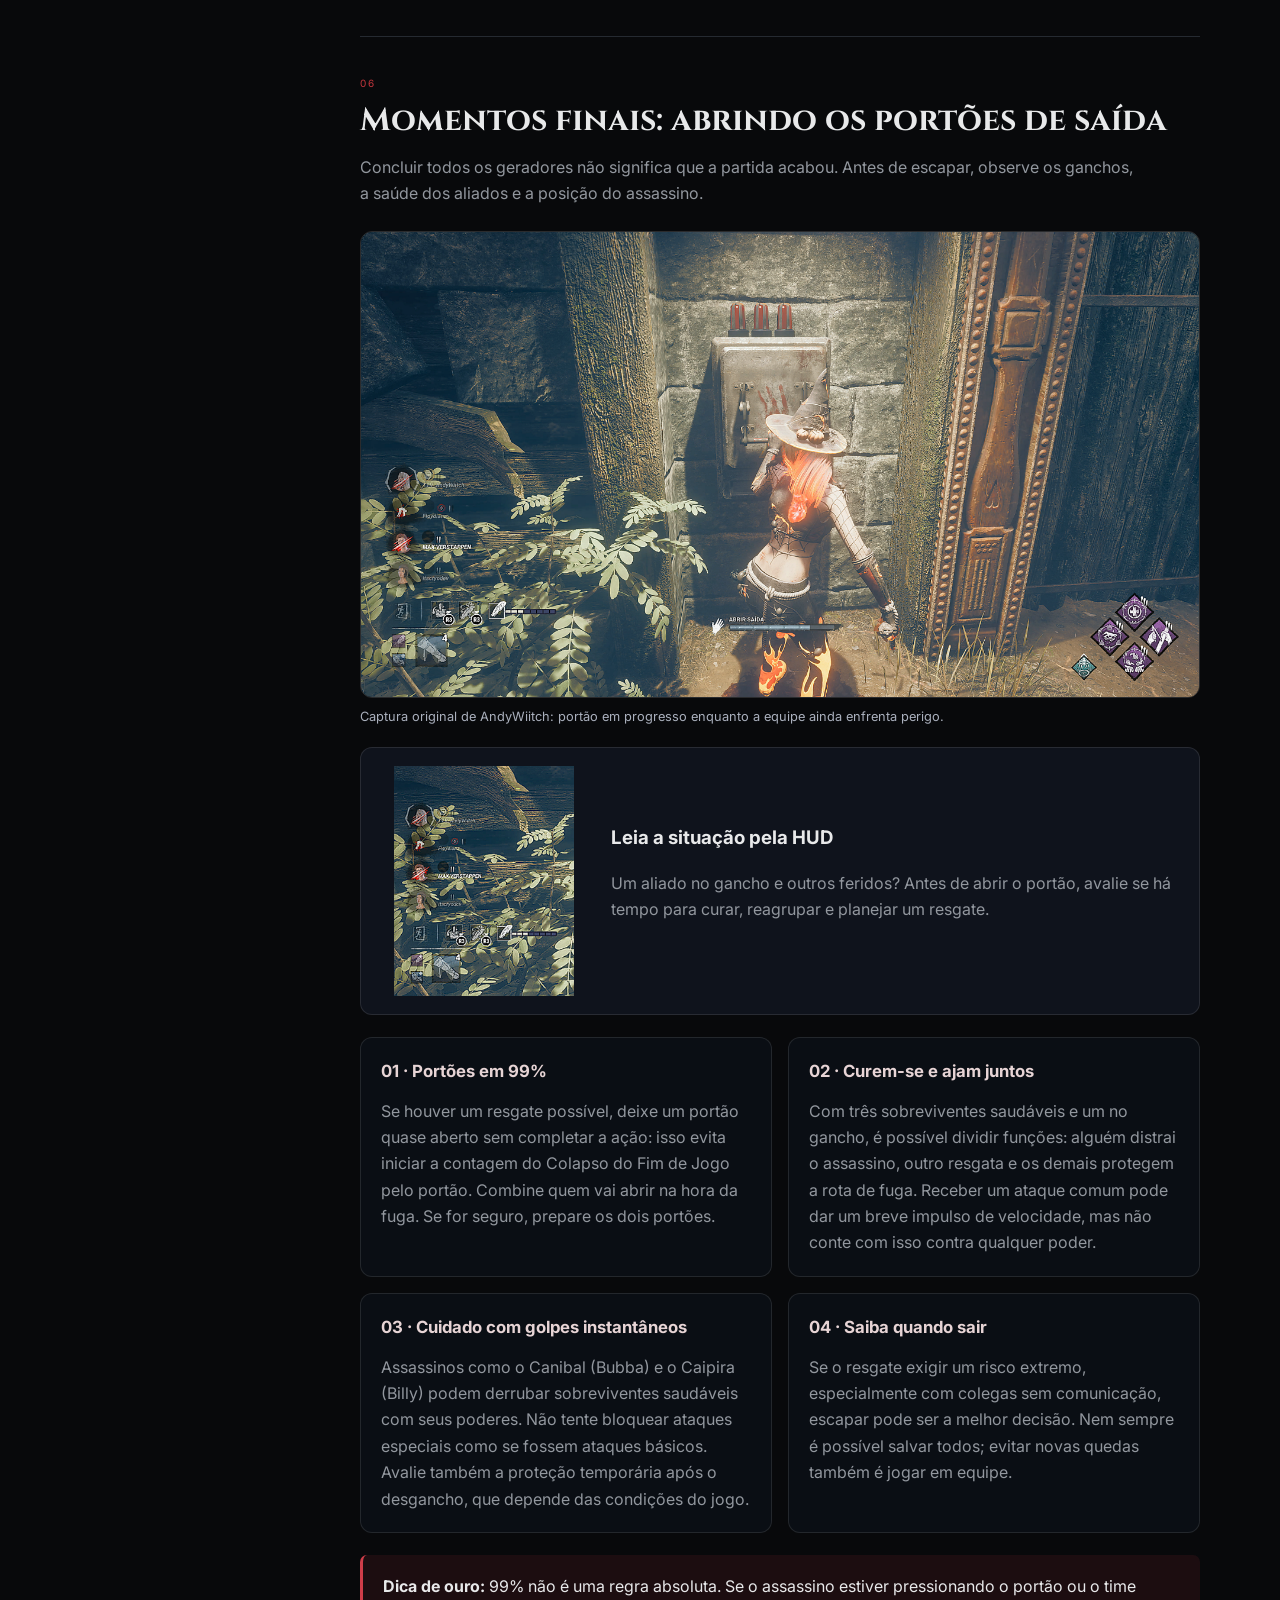
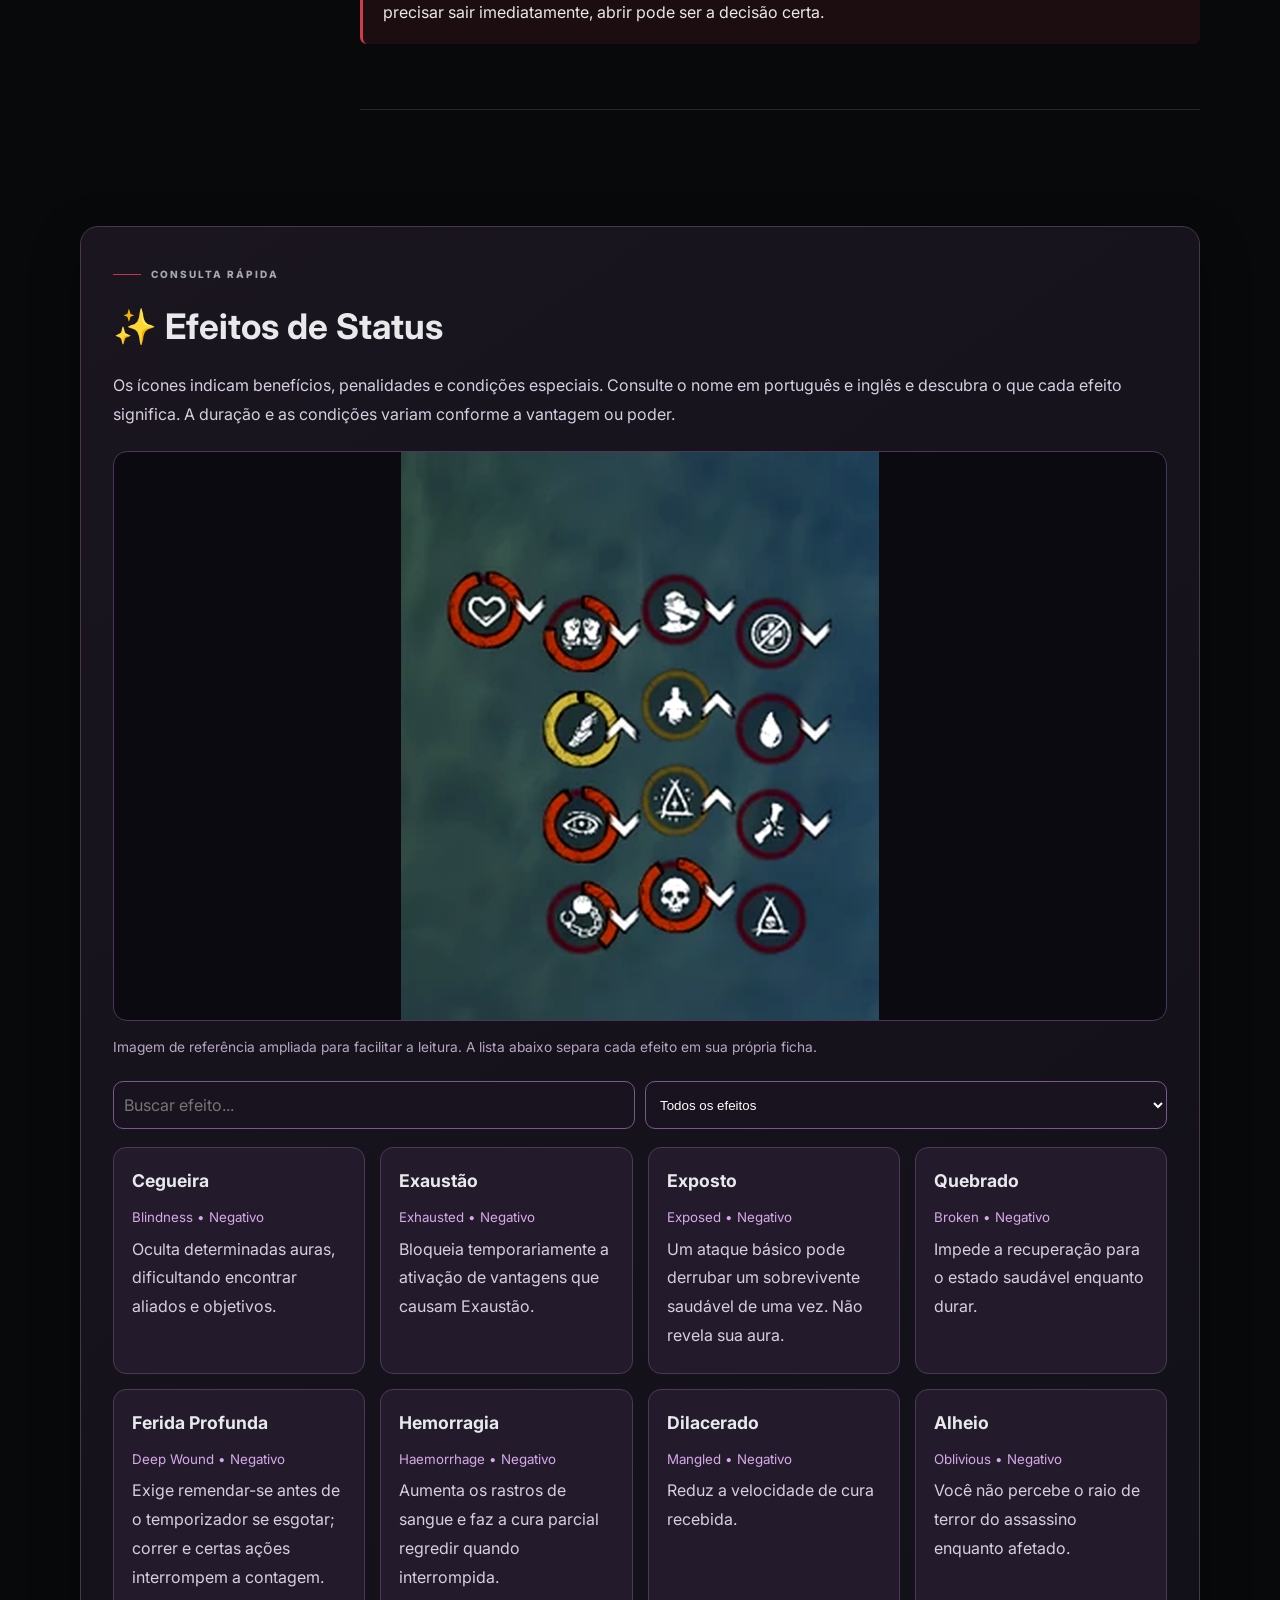
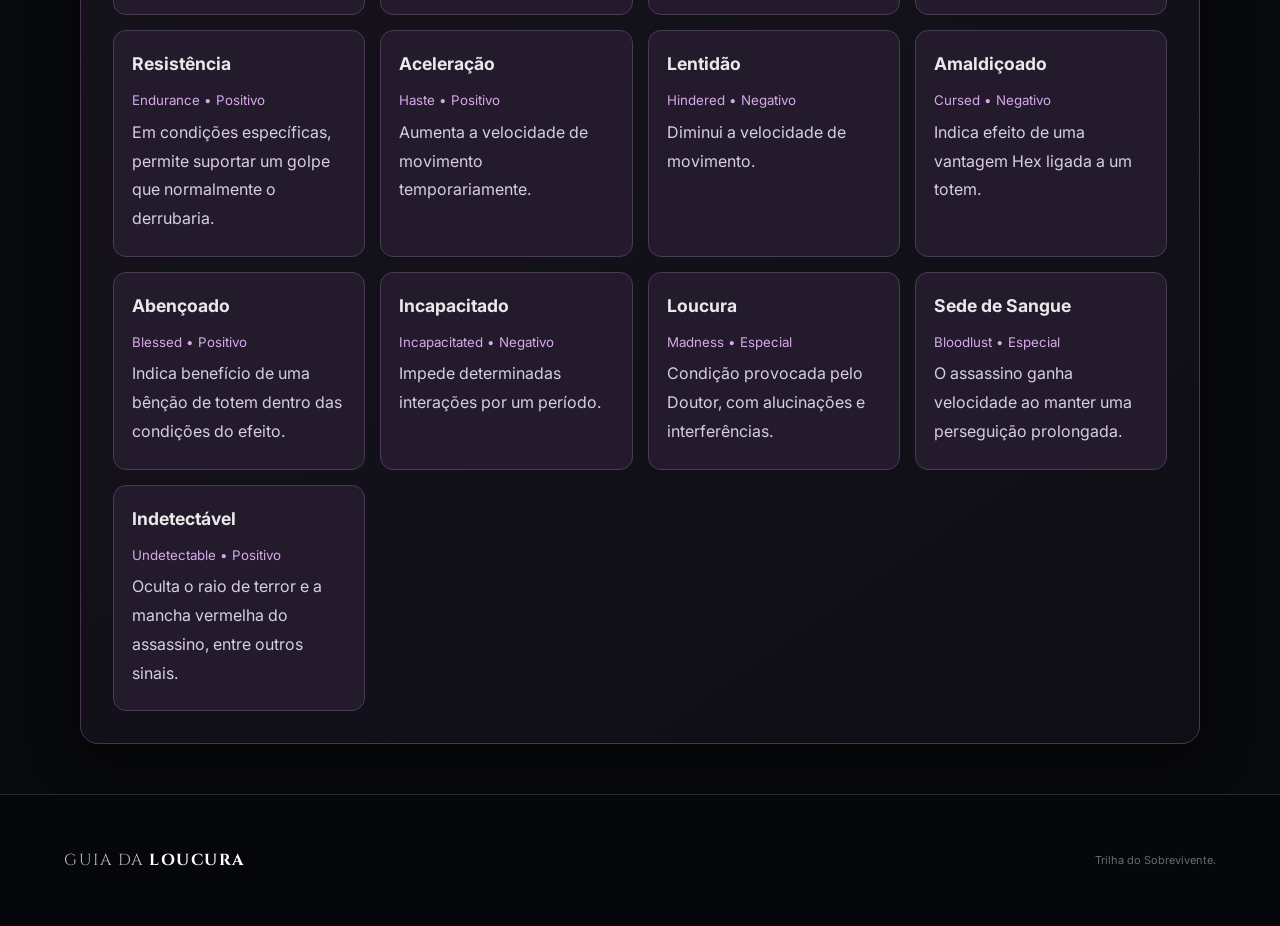
<file: sobrevivente.html>
<!DOCTYPE html>

<html lang="pt-BR"><head><meta charset="utf-8"/><meta content="width=device-width, initial-scale=1.0" name="viewport"/><title>Sobrevivente — GUIA DA LOUCURA</title><link href="style.css?v=6.6" rel="stylesheet"/></head>
<body><div class="fog-bg"></div><header class="site-header"><a class="brand" href="index.html"><span class="brand-mark">†</span>GUIA DA <b>LOUCURA</b></a><button class="menu-toggle">☰</button><nav><a href="index.html">Início</a><a href="comece-aqui.html">Comece Aqui</a><a class="active" href="sobrevivente.html">Sobrevivente</a><a href="killer.html">Killer</a><a href="builds.html">Builds</a><a href="dicionario.html">Dicionário</a><a href="quiz.html">Quiz</a><a href="galeria.html">Galeria da Névoa</a><a href="enciclopedia-killers.html">Enciclopédia dos Killers</a><a href="vantagens.html">Vantagens</a><a href="redes-sociais.html">Redes Sociais</a><a href="sobre-o-criador.html">Sobre o Criador</a><a href="atelie-de-builds.html">Ateliê de Builds</a></nav></header>
<main><section class="gdl-feature" id="personagens"><span class="section-kicker">CONHEÇA SEUS PERSONAGENS</span><h2>Os Sobreviventes</h2><p>Cada sobrevivente começa com três vantagens exclusivas. Ao alcançar os Prestígios 1, 2 e 3, você libera essas vantagens para todos os outros sobreviventes nos níveis correspondentes. Diferentemente dos assassinos, sobreviventes não têm poderes especiais próprios: a escolha de vantagens e itens define seu estilo de jogo.</p><figure class="gdl-shot"><img src="elenco-sobreviventes.png" loading="lazy" alt="Elenco de sobreviventes em Dead by Daylight"/><figcaption>Elenco de sobreviventes — clique para ampliar.</figcaption></figure></section><section class="gdl-feature" id="teia-sangue"><span class="section-kicker">EVOLUÇÃO • PONTOS DE SANGUE</span><h2>🩸 Teia de Sangue</h2><p>A Teia de Sangue é onde você investe Pontos de Sangue para subir níveis, conseguir vantagens, itens, complementos e oferendas. Cada personagem possui sua própria progressão. Ao concluir o nível 50, você pode avançar seu Prestígio.</p><figure class="gdl-shot"><img src="teia-sobrevivente.png" loading="lazy" alt="Teia de Sangue de sobrevivente"/><figcaption>Captura real da Teia de Sangue — clique na imagem para ampliar.</figcaption></figure><div class="gdl-columns"><div><h3>O que você encontra?</h3><p>Vantagens, kits médicos, lanternas, caixas de ferramentas, complementos e oferendas para levar à partida.</p></div><div><h3>Prestígio e vantagens</h3><p>No Prestígio 1, 2 e 3, as três vantagens exclusivas ficam disponíveis nos respectivos níveis para os demais sobreviventes. Também é possível melhorar vantagens desbloqueadas na Teia.</p></div><div><h3>🎃 Eventos especiais</h3><p>Durante eventos como Halloween e aniversário, podem surgir recursos e oferendas temáticas por tempo limitado. Seus efeitos e condições de uso variam conforme o evento; confira a descrição antes de equipar.</p></div></div></section><section class="page-hero role-hero survivor-hero"><span class="section-kicker">TRILHA DO SOBREVIVENTE</span><h1>APRENDA A <em>SOBREVIVER.</em></h1><p>Do primeiro gerador ao seu primeiro chase consistente.</p></section>
<section class="section content-layout"><aside class="side-nav"><a href="#fundamentos">01 Fundamentos</a><a href="#gens">02 Geradores</a><a href="#chase">03 Chase</a><a href="#loops">04 Loops</a><a href="#resgate">05 Resgates</a><a href="#endgame">06 Momentos finais</a></aside><div class="lessons">
<article class="info-section" id="fundamentos"><span class="number">01</span><h2>Fundamentos</h2><p>Seu trabalho não é simplesmente “não ser pego”. É contribuir para o progresso da equipe enquanto administra o risco.</p><div class="mini-grid"><div><b>Observe</b><small>Onde está o Killer?</small></div><div><b>Priorize</b><small>Qual objetivo precisa de ajuda?</small></div><div><b>Planeje</b><small>Qual rota de fuga tenho?</small></div></div></article>
<article class="info-section" id="gens"><span class="number">02</span><h2>Geradores</h2><p>Geradores são o principal objetivo do Survivor. Evite ficar parado e pense em quando vale a pena trocar de posição.</p><div class="callout"><b>Dica:</b> antes de sair de um gerador, pense se sua saída cria uma boa próxima ação ou apenas deixa o time sem progresso.</div></article>
<article class="info-section" id="chase"><span class="number">03</span><h2>Chase</h2><p>Durante uma perseguição, sua meta é ganhar tempo. Não corra sem direção: procure estruturas, pallets e janelas.</p><div class="rule-list"><div><b>01</b> Olhe para trás sem perder a rota.</div><div><b>02</b> Conheça sua próxima área segura.</div><div><b>03</b> Abandone um loop quando ele deixar de ser seguro.</div></div></article>
<article class="info-section" id="loops"><span class="number">04</span><h2>Loops</h2><p>Loops são áreas onde obstáculos permitem repetir uma rota e criar distância. O segredo é saber quando continuar e quando sair.</p><h3>🎬 Exemplo real: prolongando uma perseguição</h3><p>Nesta partida, AndyWiitch aproveitou um pallet disponível enquanto estava saudável para manter a assassina ocupada e dar tempo aos aliados para reparar geradores. Como havia um gerador perto do loop, os colegas precisavam trabalhar em regiões mais distantes para não serem interrompidos.</p><p>O segredo foi <strong>olhar para trás, observar a intenção da assassina e antecipar sua próxima ação</strong>. Ela esperava que o pallet fosse derrubado, mas Andy continuou correndo e preservou o recurso. Contra assassinos com ataques à distância, derrubar um pallet na hora errada pode deixá-lo vulnerável.</p><p>Durante a perseguição, um gerador foi concluído e a assassina acabou desistindo. <strong>Lição:</strong> fazer loop é administrar tempo, espaço e recursos para ajudar a equipe — não apenas correr em círculos.</p><video class="gdl-video" controls playsinline preload="metadata" src="loop-andywiitch.mp4">Seu navegador não suporta este vídeo.</video><p><small>Vídeo real de AndyWiitch. Toque em reproduzir para acompanhar o exemplo.</small></p></article>
<article class="info-section resgate-guide" id="resgate"><span class="number">05</span><h2>Resgates: a hora certa de salvar</h2>
<p>Um bom resgate não é necessariamente o mais rápido. Observe o assassino, o tempo de gancho e o progresso dos geradores antes de agir.</p>
<figure class="resgate-shot"><img alt="Captura real de Dead by Daylight mostrando uma sobrevivente no gancho e a área ao redor" loading="lazy" src="resgate-gancho-andywiitch.png"/><figcaption>Captura real de partida — avalie a situação antes de se aproximar do gancho.</figcaption></figure>
<div class="resgate-steps">
<section class="resgate-step"><span class="resgate-step-number">01</span><div><h3>Primeiro gancho: você tem algum tempo</h3><p>Não é preciso correr para salvar no mesmo segundo. Use esse intervalo para avaliar a posição do assassino e organizar um resgate seguro. <strong>Mas não deixe o tempo acabar nem seu aliado passar para a próxima fase do gancho.</strong></p></div></section>
<div class="hook-hud-tip">
<figure class="hook-hud-image"><img alt="Recorte da HUD de Dead by Daylight com o indicador do estado de um aliado no gancho" loading="lazy" src="hud-estagios-gancho-andywiitch.png"/><figcaption>Observe o indicador de gancho na HUD para acompanhar o estágio do aliado.</figcaption></figure>
<div class="hook-hud-copy"><span class="hook-hud-kicker">LEIA A HUD • SALVE A TEMPO</span><h3>Não deixe seu aliado avançar de estágio</h3><p>A HUD mostra o progresso do aliado no gancho. Se ele já estiver na metade do primeiro estágio, ninguém estiver indo resgatá-lo e você estiver longe, <strong>interrompa o que estiver fazendo e vá ajudar</strong>. Evite que ele avance para o segundo estágio: perder um companheiro pode tornar a partida muito mais difícil.</p><p class="hook-hud-note">Planeje o trajeto e observe o assassino. O objetivo é chegar a tempo e realizar um resgate seguro — não esperar até o último segundo.</p></div>
</div>
<section class="resgate-step"><span class="resgate-step-number">02</span><div><h3>Gerador quase pronto? Avalie se dá para terminar</h3><p>Se faltam poucos segundos para concluir um gerador e ainda há tempo suficiente para o resgate, finalize-o primeiro. <strong>Se o aliado estiver perto de mudar de estágio ou não houver outro jogador a caminho, priorize salvá-lo.</strong></p></div></section>
<section class="resgate-step"><span class="resgate-step-number">03</span><div><h3>Não resgate às pressas com o Killer por perto</h3><p>Um salvamento precipitado pode deixar dois sobreviventes feridos ou provocar outra queda imediata. Isso obriga quem estava nos geradores a interromper o progresso para ajudar. Espere uma oportunidade segura, distraia o assassino ou coordene o resgate com a equipe.</p></div></section>
</div>
<div class="resgate-alert"><strong>Regra de ouro:</strong> não abandone um aliado no gancho para terminar um gerador. O equilíbrio é aproveitar o tempo disponível <em>sem arriscar a próxima fase ou o sacrifício</em>. Se o assassino estiver acampando o gancho, reavalie a situação e as opções da equipe.</div>
</article>
<article class="info-section final-moments" id="endgame"><span class="number">06</span><h2>Momentos finais: abrindo os portões de saída</h2>
<p>Concluir todos os geradores não significa que a partida acabou. Antes de escapar, observe os ganchos, a saúde dos aliados e a posição do assassino.</p>
<figure class="endgame-shot"><img alt="Sobrevivente abrindo o portão de saída em partida real de Dead by Daylight" loading="lazy" src="momentos-finais-portao.png"/><figcaption>Captura original de AndyWiitch: portão em progresso enquanto a equipe ainda enfrenta perigo.</figcaption></figure>
<div class="endgame-hud"><img alt="HUD da partida mostrando sobreviventes feridos e em perigo" loading="lazy" src="momentos-finais-hud.png"/><div><h3>Leia a situação pela HUD</h3><p>Um aliado no gancho e outros feridos? Antes de abrir o portão, avalie se há tempo para curar, reagrupar e planejar um resgate.</p></div></div>
<div class="endgame-tips">
<section><h3>01 · Portões em 99%</h3><p>Se houver um resgate possível, deixe um portão quase aberto sem completar a ação: isso evita iniciar a contagem do Colapso do Fim de Jogo pelo portão. Combine quem vai abrir na hora da fuga. Se for seguro, prepare os dois portões.</p></section>
<section><h3>02 · Curem-se e ajam juntos</h3><p>Com três sobreviventes saudáveis e um no gancho, é possível dividir funções: alguém distrai o assassino, outro resgata e os demais protegem a rota de fuga. Receber um ataque comum pode dar um breve impulso de velocidade, mas não conte com isso contra qualquer poder.</p></section>
<section><h3>03 · Cuidado com golpes instantâneos</h3><p>Assassinos como o Canibal (Bubba) e o Caipira (Billy) podem derrubar sobreviventes saudáveis com seus poderes. Não tente bloquear ataques especiais como se fossem ataques básicos. Avalie também a proteção temporária após o desgancho, que depende das condições do jogo.</p></section>
<section><h3>04 · Saiba quando sair</h3><p>Se o resgate exigir um risco extremo, especialmente com colegas sem comunicação, escapar pode ser a melhor decisão. Nem sempre é possível salvar todos; evitar novas quedas também é jogar em equipe.</p></section>
</div><aside class="endgame-warning"><strong>Dica de ouro:</strong> 99% não é uma regra absoluta. Se o assassino estiver pressionando o portão ou o time precisar sair imediatamente, abrir pode ser a decisão certa.</aside></article>
</div></section><section class="gdl-feature" id="efeitos"><span class="section-kicker">CONSULTA RÁPIDA</span><h2>✨ Efeitos de Status</h2><p>Os ícones indicam benefícios, penalidades e condições especiais. Consulte o nome em português e inglês e descubra o que cada efeito significa. A duração e as condições variam conforme a vantagem ou poder.</p><figure class="gdl-shot"><img src="efeitos-referencia.png" alt="Referência ampliada dos símbolos de efeitos de status" loading="lazy"/><figcaption>Imagem de referência ampliada para facilitar a leitura. A lista abaixo separa cada efeito em sua própria ficha.</figcaption></figure><div class="gdl-controls"><input id="status-search" type="search" placeholder="Buscar efeito..." aria-label="Buscar efeitos"><select id="status-filter"><option value="">Todos os efeitos</option><option>Positivo</option><option>Negativo</option><option>Especial</option></select></div><div class="gdl-cards" id="status-list"></div></section></main><footer><div class="brand">GUIA DA <b>LOUCURA</b></div><p>Trilha do Sobrevivente.</p></footer><script src="script.js"></script><script src="novidades.js"></script><script src="efeitos-data.js"></script></body></html>
</file>
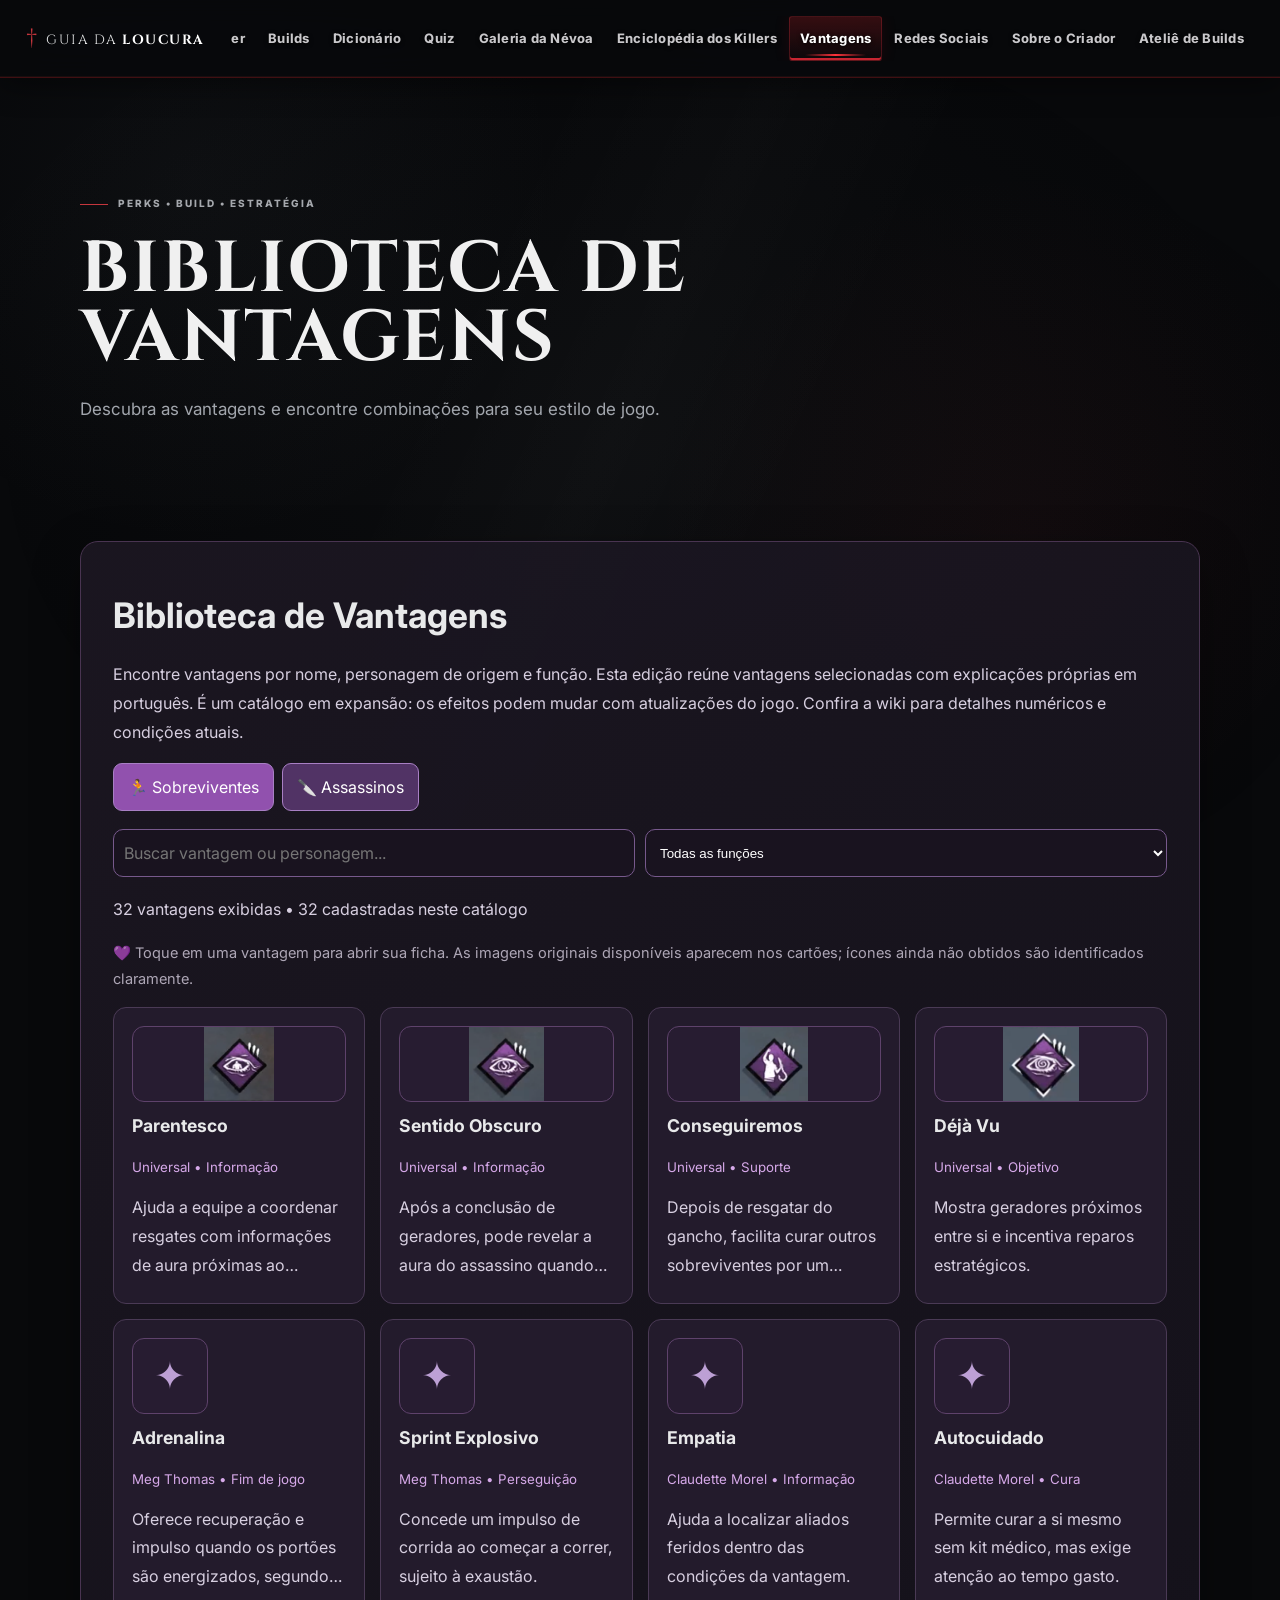
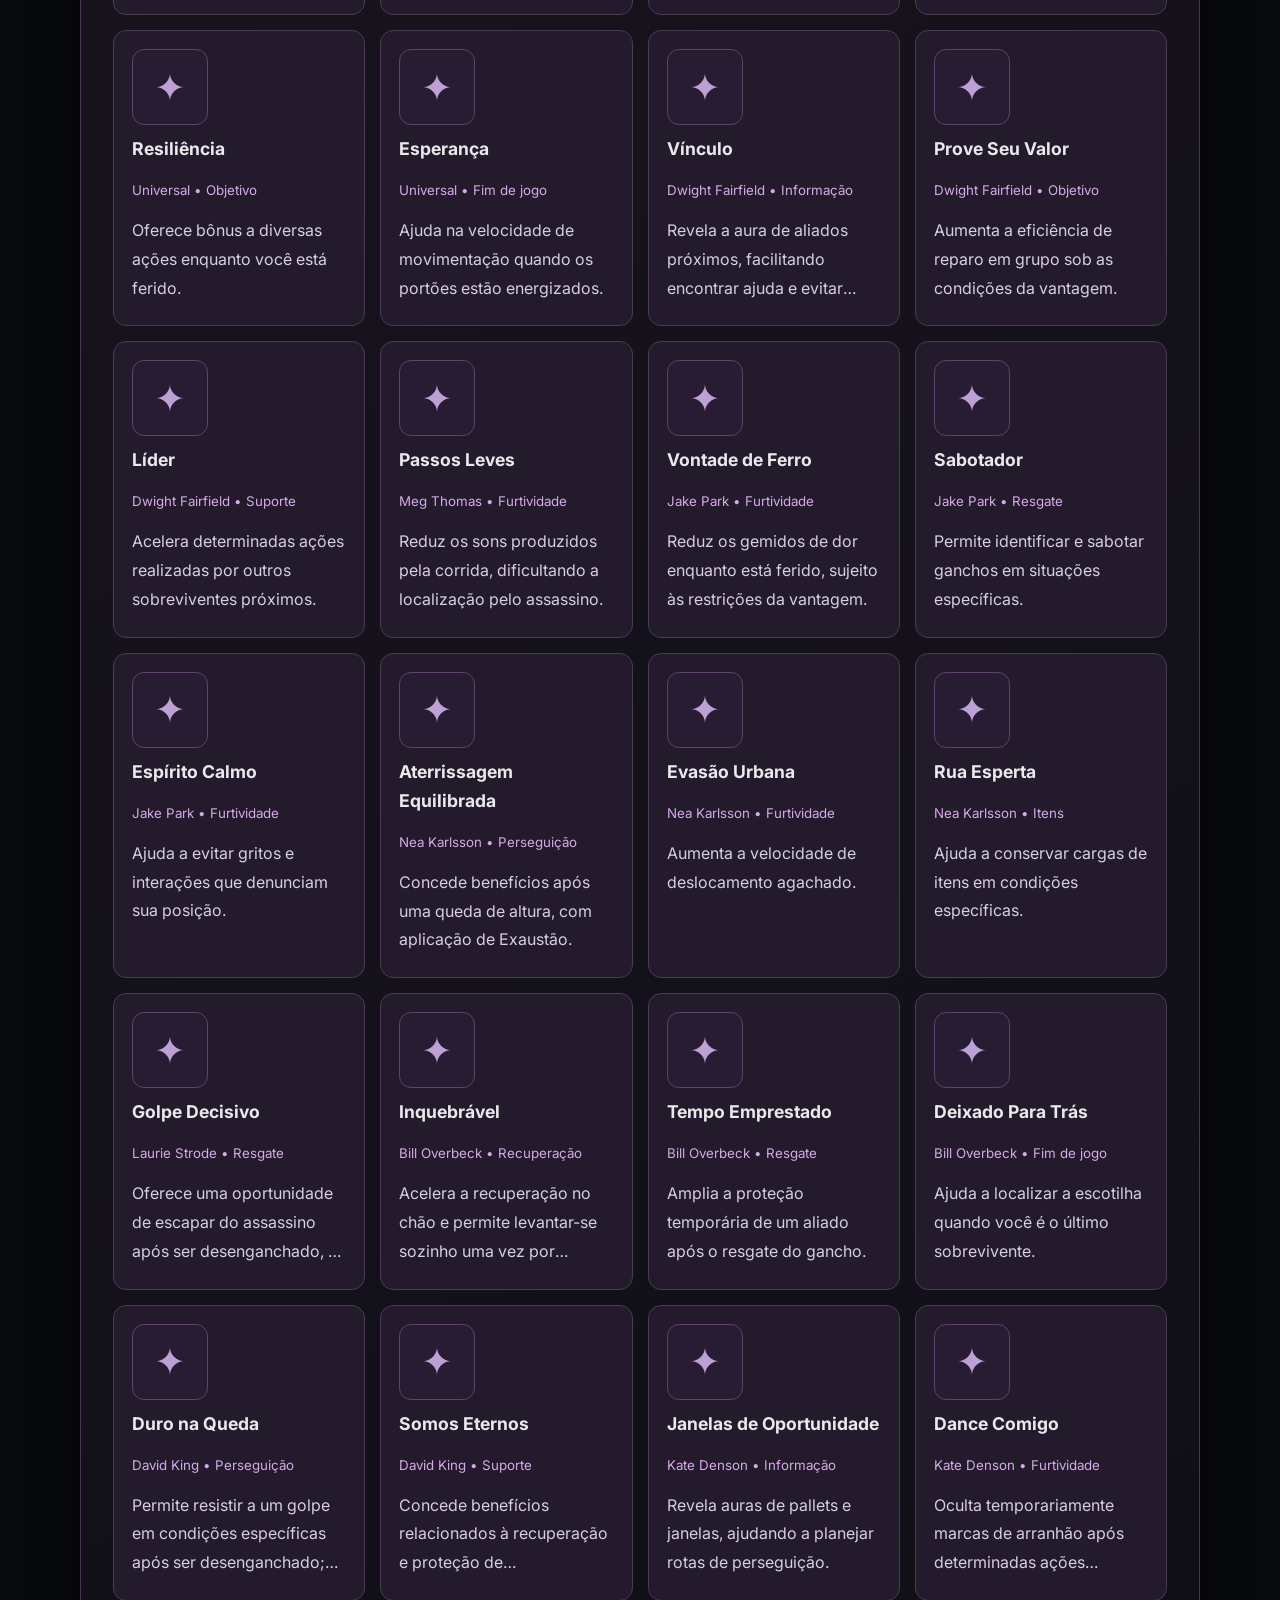
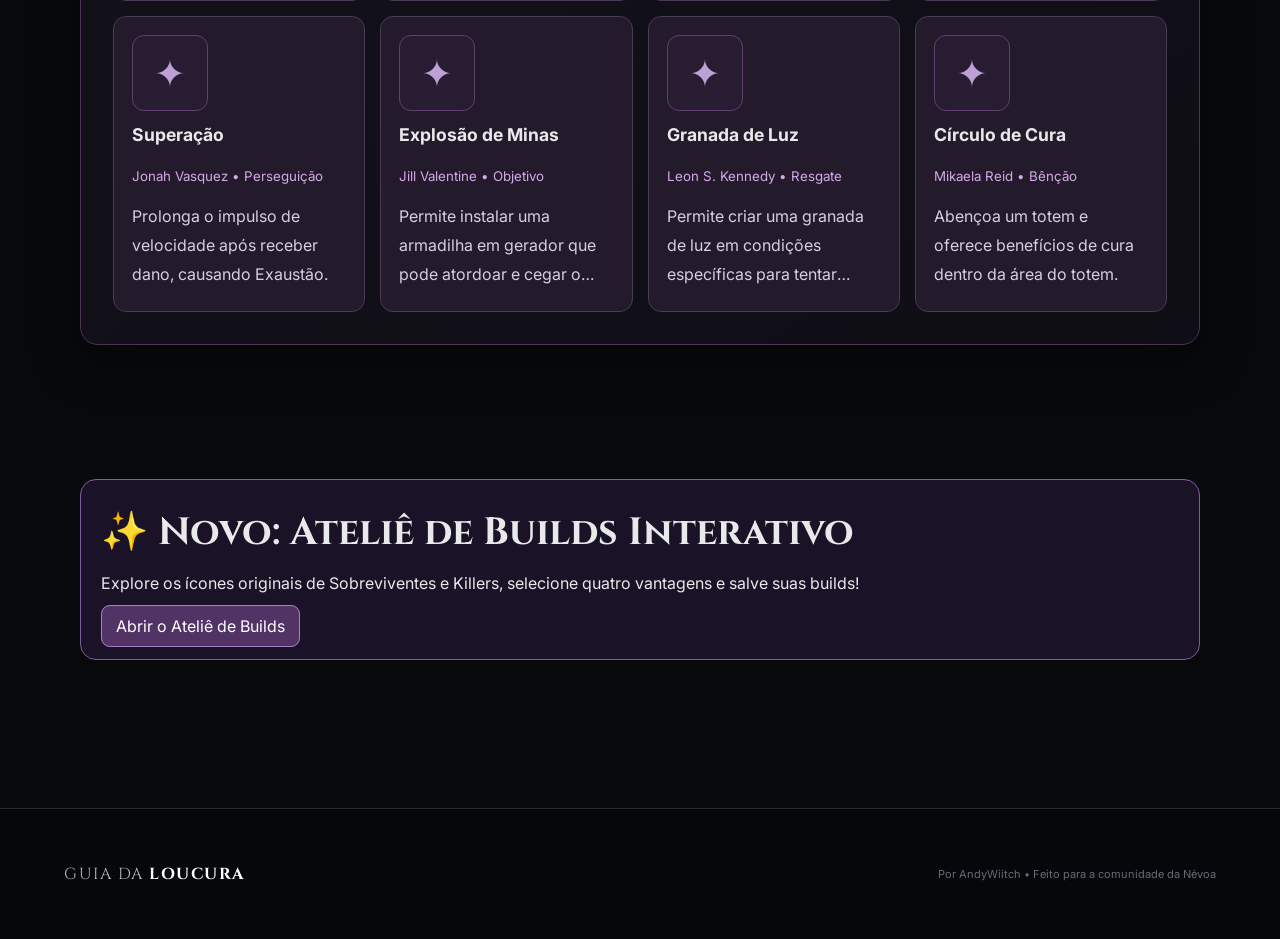
<file: vantagens.html>
<!doctype html><html lang="pt-BR"><head><meta charset="utf-8"><meta name="viewport" content="width=device-width,initial-scale=1"><title>BIBLIOTECA DE VANTAGENS — Guia da Loucura</title><link rel="stylesheet" href="style.css?v=6.6"></head><body><div class="fog-bg"></div><header class="site-header">
<a class="brand" href="index.html"><span class="brand-mark">†</span><span>GUIA DA <b>LOUCURA</b></span></a>
<button aria-label="Abrir menu" class="menu-toggle">☰</button>
<nav>
<a class="active" href="index.html">Início</a>
<a href="comece-aqui.html">Comece Aqui</a>
<a href="sobrevivente.html">Sobrevivente</a>
<a href="killer.html">Killer</a>
<a href="builds.html">Builds</a>
<a href="dicionario.html">Dicionário</a>
<a href="quiz.html">Quiz</a><a href="galeria.html">Galeria da Névoa</a><a href="enciclopedia-killers.html">Enciclopédia dos Killers</a><a href="vantagens.html" class="active">Vantagens</a><a href="redes-sociais.html">Redes Sociais</a><a href="sobre-o-criador.html">Sobre o Criador</a>
<a href="atelie-de-builds.html">Ateliê de Builds</a></nav>
</header><main><section class="page-hero"><span class="section-kicker">PERKS • BUILD • ESTRATÉGIA</span><h1>BIBLIOTECA DE VANTAGENS</h1><p>Descubra as vantagens e encontre combinações para seu estilo de jogo.</p></section><section class="gdl-feature"><h2>Biblioteca de Vantagens</h2><p>Encontre vantagens por nome, personagem de origem e função. Esta edição reúne vantagens selecionadas com explicações próprias em português. É um catálogo em expansão: os efeitos podem mudar com atualizações do jogo. Confira a wiki para detalhes numéricos e condições atuais.</p><div class="gdl-tabs" role="tablist"><button class="gdl-btn" data-side="survivor" aria-selected="true">🏃 Sobreviventes</button><button class="gdl-btn" data-side="killer" aria-selected="false">🔪 Assassinos</button></div><div class="gdl-controls"><input id="perk-search" type="search" placeholder="Buscar vantagem ou personagem..." aria-label="Buscar vantagens"><select id="perk-category"><option value="">Todas as funções</option></select></div><p id="perk-count" aria-live="polite"></p><p class="perk-note">💜 Toque em uma vantagem para abrir sua ficha. As imagens originais disponíveis aparecem nos cartões; ícones ainda não obtidos são identificados claramente.</p><div id="perk-list" class="gdl-cards"></div></section><dialog id="perk-dialog" class="perk-dialog"><button id="perk-close" class="perk-close" aria-label="Fechar">✕</button><div id="perk-detail"></div></dialog><section class="section"><div class="studio-panel" style="border:1px solid #805c9e;border-radius:16px;padding:20px;margin:18px 0;background:#1a1226"><h2>✨ Novo: Ateliê de Builds Interativo</h2><p>Explore os ícones originais de Sobreviventes e Killers, selecione quatro vantagens e salve suas builds!</p><a class="gdl-btn" href="atelie-de-builds.html">Abrir o Ateliê de Builds</a></div></section></main><footer><div class="brand">GUIA DA <b>LOUCURA</b></div><p>Por AndyWiitch • Feito para a comunidade da Névoa</p></footer><script src="script.js"></script><script src="vantagens-data.js"></script><script src="biblioteca.js"></script></body></html>
</file>
<file: style.css>
@import url('https://fonts.googleapis.com/css2?family=Cinzel:wght@500;600;700;800&family=Inter:wght@400;500;600;700&display=swap');
:root{--bg:#08090b;--panel:#101216;--panel2:#14171c;--line:#252a31;--text:#e8e9ea;--muted:#8d929a;--red:#9f2027;--red2:#c5363d;--red-soft:rgba(159,32,39,.14);--max:1180px}
*{box-sizing:border-box}html{scroll-behavior:smooth}body{margin:0;background:var(--bg);color:var(--text);font-family:Inter,Arial,sans-serif;line-height:1.65}a{text-decoration:none;color:inherit}button,input{font:inherit}
.fog-bg{position:fixed;inset:0;pointer-events:none;z-index:-1;background:radial-gradient(circle at 15% 20%,rgba(120,130,140,.055),transparent 28%),radial-gradient(circle at 80% 60%,rgba(159,32,39,.06),transparent 32%),linear-gradient(115deg,transparent 35%,rgba(255,255,255,.015) 48%,transparent 60%);opacity:.95}
.fog-bg:after{content:"";position:absolute;inset:-20%;background:radial-gradient(ellipse,rgba(180,185,190,.035),transparent 60%);animation:fog 16s ease-in-out infinite alternate}
@keyframes fog{from{transform:translateX(-3%)}to{transform:translateX(4%)}}
.site-header{height:78px;display:flex;align-items:center;justify-content:space-between;padding:0 5vw;border-bottom:1px solid rgba(255,255,255,.06);background:rgba(8,9,11,.84);backdrop-filter:blur(14px);position:sticky;top:0;z-index:20}.brand{font-family:Cinzel,serif;letter-spacing:1.5px;font-size:16px;white-space:nowrap}.brand b{color:#fff}.brand-mark{color:var(--red2);font-size:22px;margin-right:8px}nav{display:flex;gap:4px}nav a{color:#aeb2b8;font-size:12px;font-weight:700;letter-spacing:.7px;padding:10px 12px;border-radius:3px;transition:.2s}nav a:hover,nav a.active{color:#fff;background:rgba(255,255,255,.045)}nav a.active{box-shadow:inset 0 -2px var(--red2)}.menu-toggle{display:none;background:none;border:0;color:#fff;font-size:25px}
.hero,.page-hero,.section{max-width:var(--max);margin:auto}.hero{min-height:650px;display:flex;align-items:center;position:relative;padding:100px 30px}.hero-content{max-width:690px;position:relative;z-index:2}.eyebrow,.section-kicker,.tag{font-size:10px;font-weight:800;letter-spacing:2px;color:#a5a8ad}.eyebrow:before,.section-kicker:before{content:"";display:inline-block;width:28px;height:1px;background:var(--red2);vertical-align:middle;margin-right:10px}.hero h1,.page-hero h1{font-family:Cinzel,serif;font-size:clamp(48px,7vw,92px);line-height:.95;margin:22px 0;color:#f0f0f0;letter-spacing:2px}.hero h1 em,.page-hero h1 em,h2 em{color:#b82c34;font-style:normal}.hero p,.page-hero p{max-width:650px;color:#a2a6ad;font-size:17px}.hero-actions{display:flex;gap:12px;flex-wrap:wrap;margin:30px 0}.btn{border:1px solid var(--line);padding:14px 20px;font-weight:800;font-size:12px;letter-spacing:1px;cursor:pointer;display:inline-flex;align-items:center;gap:12px}.btn-primary{background:var(--red);border-color:var(--red);color:#fff}.btn-primary:hover{background:var(--red2)}.btn-ghost{background:rgba(255,255,255,.02);color:#ddd}.hero-note{color:#666c74;font-size:11px}.pulse-dot{width:7px;height:7px;background:var(--red2);display:inline-block;border-radius:50%;box-shadow:0 0 0 5px rgba(197,54,61,.08);margin-right:8px}.hero-symbol{position:absolute;right:8%;width:340px;height:340px;display:grid;place-items:center;opacity:.28}.sigil{font-family:Georgia,serif;font-size:180px;color:#8c9299}.rings,.rings:before,.rings:after{position:absolute;border:1px solid rgba(180,185,190,.15);border-radius:50%;content:"";width:100%;height:100%}.rings:before{width:72%;height:72%;inset:14%}.rings:after{width:45%;height:45%;inset:27%}
.section{padding:80px 30px}.intro-grid{display:grid;grid-template-columns:.8fr 1.2fr;gap:50px}.section h2{font-family:Cinzel,serif;font-size:38px;line-height:1.1;margin:12px 0 16px}.lead{color:var(--muted);font-size:16px}.role-grid{display:grid;grid-template-columns:1fr 1fr;gap:16px}.role-card,.feature-card,.build-card,.term,.lesson-card{background:linear-gradient(145deg,rgba(255,255,255,.035),rgba(255,255,255,.012));border:1px solid var(--line);transition:.25s}.role-card{padding:28px;min-height:240px;position:relative;display:flex;flex-direction:column}.role-card:hover,.feature-card:hover,.build-card:hover,.term:hover{transform:translateY(-4px);border-color:#41464e}.role-card.survivor:hover{box-shadow:inset 3px 0 var(--red2)}.role-card.killer:hover{box-shadow:inset 3px 0 #eee}.role-icon{font-size:26px;color:#c6c9cd}.role-label{font-size:10px;letter-spacing:2px;color:#777e87;margin-top:24px}.role-card strong{font-family:Cinzel,serif;font-size:23px;margin:5px 0}.role-card small{color:#7f858d;max-width:260px}.card-arrow{position:absolute;right:24px;bottom:22px;color:var(--red2)}
.section-heading{display:flex;justify-content:space-between;align-items:end;gap:20px}.text-link{font-size:12px;color:#b8bcc2}.journey{display:grid;grid-template-columns:repeat(6,1fr);gap:8px;position:relative;margin-top:45px}.journey-line{position:absolute;top:20px;left:8%;right:8%;height:1px;background:var(--line)}.journey-step{position:relative;padding-top:55px;text-align:center;color:#888e96}.journey-step span{position:absolute;top:0;left:50%;transform:translateX(-50%);width:40px;height:40px;border:1px solid var(--line);border-radius:50%;background:var(--bg);display:grid;place-items:center;font-size:11px}.journey-step.current{color:#fff}.journey-step.current span{border-color:var(--red2);color:#fff}.journey-step b{display:block;font-size:12px}.journey-step small{display:block;font-size:10px;margin-top:5px;color:#666b73}.now-section{padding-top:30px}.now-panel{border:1px solid var(--line);background:linear-gradient(120deg,rgba(159,32,39,.1),rgba(255,255,255,.018));padding:40px;display:grid;grid-template-columns:.8fr 1.2fr;gap:45px}.now-copy p{color:#858b93}.now-options{display:grid;grid-template-columns:1fr 1fr;gap:10px}.now-options button{background:rgba(0,0,0,.25);border:1px solid #30353c;color:#cfd1d4;text-align:left;padding:16px;cursor:pointer}.now-options button:hover{border-color:#666d75;background:rgba(255,255,255,.035)}.feature-grid{display:grid;grid-template-columns:repeat(3,1fr);gap:14px}.feature-card{padding:28px}.feature-card span{color:var(--red2);font-size:25px}.feature-card h3{font-family:Cinzel,serif;margin:15px 0 6px}.feature-card p{color:#7e848c;font-size:13px;margin:0}.page-hero{padding:110px 30px 65px}.page-hero.compact{padding-bottom:40px}.page-hero h1{font-size:clamp(42px,6vw,72px);max-width:850px}.content-layout{display:grid;grid-template-columns:220px 1fr;gap:60px;padding-top:30px}.side-nav{position:sticky;top:110px;height:max-content;border-left:1px solid var(--line)}.side-nav a{display:block;color:#747a82;font-size:11px;padding:10px 15px;border-left:2px solid transparent}.side-nav a:hover{color:#fff;border-left-color:var(--red2)}.lessons{display:grid;gap:1px}.info-section{padding:30px 0 65px;border-bottom:1px solid var(--line);scroll-margin-top:100px}.info-section .number{font-size:10px;letter-spacing:2px;color:var(--red2)}.info-section h2{font-size:32px;margin:8px 0}.info-section p{color:#92979e;max-width:780px}.mini-grid{display:grid;grid-template-columns:repeat(3,1fr);gap:10px;margin-top:25px}.mini-grid div{padding:18px;background:rgba(255,255,255,.025);border:1px solid var(--line)}.mini-grid b,.mini-grid small{display:block}.mini-grid small{color:#737982;margin-top:4px}.callout{border-left:2px solid var(--red2);background:var(--red-soft);padding:16px 18px;color:#aaaeb4;font-size:13px}.rule-list{display:grid;gap:8px;margin-top:20px}.rule-list div{border:1px solid var(--line);padding:14px;color:#999fa7}.rule-list b{color:#fff;margin-right:12px}.path-switch{display:flex;gap:8px;flex-wrap:wrap;margin-bottom:30px}.path-switch a{border:1px solid var(--line);padding:11px 15px;font-size:11px;color:#858b93}.path-switch a.active{border-color:var(--red2);color:#fff;background:var(--red-soft)}.steps{display:grid;gap:12px}.lesson-card{display:grid;grid-template-columns:70px 1fr;padding:25px}.lesson-card>span{font-family:Cinzel,serif;font-size:24px;color:var(--red2)}.lesson-card h3{margin:0 0 5px;font-family:Cinzel,serif}.lesson-card p{margin:0;color:#858b93}.tip-banner{display:flex;gap:20px;align-items:flex-start;padding-top:20px}.tip-banner>span{color:var(--red2);font-size:22px}.tip-banner p{color:#858b93}.filters{display:flex;gap:7px;flex-wrap:wrap;margin-bottom:25px}.filter{background:transparent;color:#7d838b;border:1px solid var(--line);padding:10px 15px;cursor:pointer;font-size:11px;font-weight:700}.filter.active,.filter:hover{color:#fff;border-color:var(--red2);background:var(--red-soft)}.build-grid{display:grid;grid-template-columns:repeat(3,1fr);gap:14px}.build-card{padding:25px}.build-card .tag{color:var(--red2)}.build-card h3{font-family:Cinzel,serif;margin:15px 0 8px}.build-card p{color:#7e848c;font-size:13px;min-height:66px}.perk-row{display:flex;gap:6px;flex-wrap:wrap}.perk-row span{font-size:9px;border:1px solid var(--line);padding:5px 7px;color:#777e87}.search-box{max-width:650px;margin-top:25px;display:flex;border:1px solid var(--line);background:rgba(255,255,255,.025);align-items:center;padding:0 15px}.search-box span{font-size:24px;color:#777}.search-box input{width:100%;background:none;border:0;outline:0;color:#fff;padding:16px;font-size:14px}.dictionary-grid{display:grid;grid-template-columns:repeat(3,1fr);gap:12px}.term{padding:20px}.term b{font-family:Cinzel,serif;font-size:18px}.term span{display:block;color:#7f858d;font-size:12px;margin-top:8px}.empty-state{text-align:center;color:#777}.quiz-wrap{max-width:850px}.quiz-card{border:1px solid var(--line);padding:28px;margin-bottom:12px;background:rgba(255,255,255,.018)}.quiz-card h3{font-family:Cinzel,serif;margin-top:0}.quiz-option{display:block;border:1px solid var(--line);padding:13px;margin:7px 0;color:#aeb2b8;cursor:pointer}.quiz-option:has(input:checked){border-color:var(--red2);background:var(--red-soft);color:#fff}.quiz-option input{margin-right:9px}.quiz-submit{margin-top:10px}.quiz-result{border:1px solid var(--red2);background:var(--red-soft);padding:25px;font-family:Cinzel,serif;font-size:22px}.modal{position:fixed;inset:0;background:rgba(0,0,0,.75);backdrop-filter:blur(7px);display:none;align-items:center;justify-content:center;padding:20px;z-index:50}.modal.show{display:flex}.modal-box{max-width:560px;width:100%;background:#111318;border:1px solid #373c44;padding:35px;position:relative}.modal-close{position:absolute;right:12px;top:8px;border:0;background:none;color:#777;font-size:28px;cursor:pointer}.modal-box p{color:#9a9fa6}.modal-box .btn{margin-top:10px}
footer{border-top:1px solid var(--line);padding:45px 5vw;margin-top:50px;color:#666c74;display:flex;justify-content:space-between;gap:20px;align-items:center;font-size:11px}footer .brand{color:#bbb}
@media(max-width:900px){nav{display:none;position:absolute;top:78px;left:0;right:0;background:#0b0c0f;border-bottom:1px solid var(--line);padding:12px;flex-direction:column}.site-header nav.open{display:flex}.menu-toggle{display:block}.hero{min-height:580px}.hero-symbol{opacity:.12;right:-40px}.intro-grid,.now-panel{grid-template-columns:1fr}.journey{grid-template-columns:repeat(3,1fr);row-gap:35px}.journey-line{display:none}.content-layout{grid-template-columns:1fr}.side-nav{position:static;display:flex;overflow:auto;border-left:0;border-bottom:1px solid var(--line)}.side-nav a{white-space:nowrap}.build-grid,.dictionary-grid{grid-template-columns:1fr 1fr}}
@media(max-width:600px){.site-header{padding:0 18px}.hero,.section,.page-hero{padding-left:18px;padding-right:18px}.hero h1{font-size:48px}.hero p,.page-hero p{font-size:14px}.role-grid,.feature-grid,.mini-grid,.build-grid,.dictionary-grid,.now-options{grid-template-columns:1fr}.journey{grid-template-columns:1fr 1fr}.now-panel{padding:25px}.section h2{font-size:30px}footer{flex-direction:column;align-items:flex-start}.page-hero{padding-top:75px}.lesson-card{grid-template-columns:48px 1fr;padding:18px}}

/* =========================
   V4 — CINEMATIC EDITION
   ========================= */
.home-page{background:#05070a;overflow-x:hidden}.home-page .site-header{background:rgba(3,5,8,.78);border-bottom-color:rgba(255,255,255,.08);box-shadow:0 8px 30px rgba(0,0,0,.3)}
.cinematic-hero{min-height:720px;max-width:none;position:relative;display:grid;place-items:center;overflow:hidden;border-bottom:1px solid rgba(255,255,255,.08)}.hero-image{position:absolute;inset:0;background-image:url('hero-bg.jpg');background-size:cover;background-position:center 38%;transform:scale(1.04);filter:saturate(.9) contrast(1.05)}.hero-vignette{position:absolute;inset:0;background:radial-gradient(circle at 50% 44%,rgba(5,7,10,.15),rgba(5,7,10,.8) 68%),linear-gradient(90deg,rgba(4,9,14,.45),transparent 35%,transparent 65%,rgba(16,2,4,.5))}.hero-scanlines{position:absolute;inset:0;opacity:.07;background:repeating-linear-gradient(0deg,transparent 0,transparent 3px,rgba(255,255,255,.1) 4px);mix-blend-mode:screen}.cinematic-copy{width:min(850px,92vw);text-align:center;position:relative;z-index:2;padding:80px 20px 70px}.cinematic-copy .eyebrow:before{display:none}.hero-brandline{font-family:Cinzel,serif;font-size:clamp(24px,4vw,48px);font-weight:800;letter-spacing:3px;margin:18px 0 8px;text-shadow:0 3px 20px #000}.hero-brandline b{color:#d23a41}.hero-subtitle{font-size:11px;letter-spacing:5px;color:#c1c4c8;margin-bottom:25px}.cinematic-copy h1{font-size:clamp(52px,8vw,96px);margin:0 0 18px;text-shadow:0 5px 35px rgba(0,0,0,.85)}.cinematic-copy p{margin:0 auto;max-width:670px;color:#d1d4d7;font-size:16px;text-shadow:0 2px 12px #000}.cinematic-copy .hero-actions{justify-content:center}.btn-glow{box-shadow:0 0 0 1px rgba(255,255,255,.08),0 12px 35px rgba(159,32,39,.25)}.btn-glow:hover{transform:translateY(-2px);box-shadow:0 0 0 1px rgba(255,255,255,.12),0 18px 45px rgba(197,54,61,.34)}.hero-status{font-size:10px;letter-spacing:1.7px;color:#a4a9ae}.status-sep{color:#b72e36;margin:0 8px}.path-section{padding-top:85px}.path-heading{align-items:center}.versus-badge{width:50px;height:50px;border:1px solid #444a52;border-radius:50%;display:grid;place-items:center;font-family:Cinzel,serif;font-weight:800;color:#d5d7da;background:#090b0e;box-shadow:0 0 30px rgba(0,0,0,.5)}.cinematic-role-grid{gap:18px}.cinematic-role{min-height:360px;justify-content:flex-end;overflow:hidden;border-color:#2e353e;padding:34px;background-size:cover;background-position:center;isolation:isolate}.cinematic-role.survivor{background-image:url('survivor-bg.jpg');border-color:rgba(90,150,200,.38)}.cinematic-role.killer{background-image:url('killer-bg.jpg');border-color:rgba(170,35,42,.48)}.role-overlay{position:absolute;inset:0;z-index:-1;background:linear-gradient(90deg,rgba(2,7,12,.95) 0%,rgba(2,7,12,.62) 52%,rgba(2,7,12,.18) 100%)}.killer .role-overlay{background:linear-gradient(90deg,rgba(9,2,3,.95),rgba(16,2,3,.58),rgba(10,0,0,.12))}.cinematic-role .role-icon{font-size:34px;color:#e2e7eb;text-shadow:0 0 20px rgba(255,255,255,.25)}.cinematic-role.killer .role-icon,.cinematic-role.killer .role-label{color:#e24a51}.cinematic-role .role-label{margin-top:10px;color:#9ec3e0}.cinematic-role strong{font-size:31px;letter-spacing:1px;text-shadow:0 2px 16px #000}.cinematic-role small{font-size:13px;color:#c4c8cd;max-width:360px}.role-cta{margin-top:25px;border:1px solid rgba(255,255,255,.3);width:max-content;padding:10px 13px;font-size:10px;font-weight:800;letter-spacing:1px}.killer .role-cta{border-color:rgba(220,70,78,.6)}.role-cta b{margin-left:14px}.cinematic-role:hover{transform:translateY(-6px) scale(1.005)}.quick-section{padding-top:55px}.quick-grid{display:grid;grid-template-columns:repeat(5,1fr);gap:10px}.quick-card{position:relative;min-height:180px;text-align:left;padding:22px 18px 18px;background:linear-gradient(145deg,rgba(255,255,255,.045),rgba(255,255,255,.012));border:1px solid #29313a;color:#d7dade;cursor:pointer;transition:.25s;display:flex;flex-direction:column}.quick-card:hover{transform:translateY(-4px);border-color:#59626d;background:linear-gradient(145deg,rgba(255,255,255,.075),rgba(255,255,255,.018))}.quick-card .quick-number{font-size:9px;letter-spacing:1px;color:#6f7780}.quick-icon{font-size:25px;margin:14px 0 10px;color:#d5d9dd}.quick-card b{font-family:Cinzel,serif;font-size:14px;line-height:1.25}.quick-card small{font-size:11px;color:#7d858d;margin-top:7px}.quick-card i{position:absolute;right:15px;bottom:14px;color:#bd3038;font-style:normal}.killer-tint .quick-icon{color:#d63d45}.cinematic-journey-section{background:radial-gradient(circle at 50% 20%,rgba(159,32,39,.07),transparent 50%)}.cinematic-journey .journey-step{padding-top:62px}.cinematic-journey .journey-step span{width:46px;height:46px;background:#080a0d;box-shadow:0 0 0 7px rgba(8,10,13,.65)}.cinematic-journey .journey-step.current span{box-shadow:0 0 0 7px rgba(159,32,39,.08),0 0 25px rgba(197,54,61,.18)}.feature-section{padding-top:55px}.cinematic-features{grid-template-columns:repeat(4,1fr)}.feature-image{min-height:220px;padding:22px;position:relative;overflow:hidden;display:flex;flex-direction:column;justify-content:flex-end;background-size:cover;background-position:center;border-color:#303740}.feature-image:before{content:"";position:absolute;inset:0;background:linear-gradient(180deg,rgba(0,0,0,.05),rgba(0,0,0,.88))}.feature-image>*{position:relative;z-index:1}.feature-image.start{background-image:url('survivor-bg.jpg')}.feature-image.builds{background-image:url('killer-bg.jpg')}.feature-image.dictionary{background-image:url('hero-bg.jpg');background-position:55% 55%}.feature-image.quiz{background-image:url('hero-bg.jpg');background-position:75% 50%}.feature-image span{font-size:10px;color:#df4149}.feature-image h3{font-size:22px;margin:7px 0}.feature-image p{font-size:11px;color:#c2c6cb;margin:0 0 13px}.feature-image b{font-size:9px;letter-spacing:1px;color:#f0f1f2}.feature-image:hover{transform:translateY(-6px);border-color:#5a616a}.final-cta{margin-top:25px;margin-bottom:30px;border:1px solid #2b3037;background:linear-gradient(100deg,rgba(159,32,39,.1),rgba(255,255,255,.018));display:flex;justify-content:space-between;align-items:center;gap:30px}.final-cta h2{margin-bottom:0}.final-cta em{color:#bd3038}footer{background:#05070a}
@media(max-width:1000px){.quick-grid{grid-template-columns:repeat(3,1fr)}.cinematic-features{grid-template-columns:1fr 1fr}.cinematic-role{min-height:330px}.final-cta{flex-direction:column;align-items:flex-start}}
@media(max-width:700px){.cinematic-hero{min-height:700px}.cinematic-copy{padding-top:55px}.hero-brandline{font-size:26px}.hero-subtitle{letter-spacing:3px}.cinematic-copy h1{font-size:52px}.cinematic-copy p{font-size:14px}.quick-grid{grid-template-columns:1fr 1fr}.cinematic-role{min-height:310px}.cinematic-features{grid-template-columns:1fr 1fr}.path-heading{align-items:flex-start}.versus-badge{display:none}}
@media(max-width:500px){.cinematic-hero{min-height:760px}.hero-image{background-position:center 30%}.quick-grid,.cinematic-features{grid-template-columns:1fr}.cinematic-role-grid{grid-template-columns:1fr}.cinematic-role{min-height:340px}.cinematic-copy h1{font-size:45px}.hero-subtitle{font-size:9px;letter-spacing:2px}.hero-status{font-size:8px}.final-cta{padding:25px 20px}.final-cta h2{font-size:27px}}


/* =========================
   V4.1 — OVERLAP / LAYER FIX
   ========================= */

/* The cinematic images are clean background plates; page content always stays above them. */
.cinematic-hero{
  isolation:isolate;
  position:relative;
  overflow:hidden;
  min-height:700px;
  z-index:0;
}
.cinematic-hero .hero-image{
  z-index:-3;
  transform:none;
  background-image:url('hero-bg-clean.jpg');
  background-position:center top;
}
.cinematic-hero .hero-vignette{
  z-index:-2;
  background:
    linear-gradient(180deg,rgba(2,4,7,.18) 0%,rgba(2,4,7,.34) 42%,rgba(2,4,7,.88) 100%),
    linear-gradient(90deg,rgba(3,8,13,.38),rgba(3,5,8,.10) 50%,rgba(12,2,4,.38));
}
.cinematic-hero .hero-scanlines{z-index:-1;pointer-events:none}
.cinematic-hero .cinematic-copy{
  position:relative;
  z-index:2;
  min-height:560px;
  display:flex;
  flex-direction:column;
  align-items:center;
  justify-content:center;
}

/* Keep the next section completely independent from the hero. */
.path-section,
.quick-section,
.cinematic-journey-section,
.feature-section,
.final-cta{
  position:relative;
  z-index:1;
  background:#05070a;
}
.path-section{padding-top:88px}

/* Role cards: overlay must sit between the image and the text. */
.cinematic-role{
  position:relative;
  isolation:isolate;
  overflow:hidden;
  background-position:center top;
  background-size:cover;
}
.cinematic-role.survivor{background-image:url('survivor-bg-clean.jpg')}
.cinematic-role.killer{background-image:url('killer-bg-clean.jpg')}
.cinematic-role .role-overlay{
  position:absolute;
  inset:0;
  z-index:0;
  pointer-events:none;
}
.cinematic-role > *:not(.role-overlay){
  position:relative;
  z-index:1;
}

/* Feature cards use the cleaned art plates too. */
.feature-image.start{background-image:url('survivor-bg-clean.jpg')}
.feature-image.builds{background-image:url('killer-bg-clean.jpg')}
.feature-image.dictionary{background-image:url('hero-bg-clean.jpg')}
.feature-image.quiz{background-image:url('hero-bg-clean.jpg')}

/* Prevent long labels/buttons from colliding inside cards. */
.cinematic-role strong,
.cinematic-role small,
.cinematic-role .role-cta{
  position:relative;
  z-index:2;
}
.cinematic-role small{
  line-height:1.55;
  margin-top:6px;
}
.role-cta{
  display:inline-flex;
  align-items:center;
  justify-content:space-between;
  gap:12px;
}

/* Cleaner section boundaries and safer spacing. */
.section-heading{position:relative;z-index:2}
.quick-grid,.cinematic-journey,.cinematic-features{position:relative;z-index:2}

@media(max-width:700px){
  .cinematic-hero{min-height:680px}
  .cinematic-copy{min-height:560px;padding:45px 18px 55px}
  .path-section{padding-top:65px}
}
@media(max-width:500px){
  .cinematic-hero{min-height:720px}
  .cinematic-copy{min-height:610px}
}

/* V4.2 — Build real para iniciantes */
.beginner-build{grid-column:1/-1;min-width:0}.beginner-build h3{font-size:clamp(24px,3vw,36px);margin-bottom:12px}.beginner-shot{margin:22px 0 26px;max-width:100%;overflow:hidden;border:1px solid #424047;border-radius:12px;background:#090b10}.beginner-shot img{display:block;width:100%;height:auto}.beginner-shot figcaption{padding:10px 14px;color:#bcb7c4;font-size:12px}.perk-guide-grid{display:grid;grid-template-columns:repeat(2,minmax(0,1fr));gap:14px}.perk-guide{border:1px solid #37313f;background:linear-gradient(145deg,rgba(100,52,115,.16),rgba(8,10,14,.75));padding:20px;border-radius:10px}.perk-category{color:#d1a2e4;letter-spacing:1.2px;font-size:10px;font-weight:700}.perk-guide h4{font-size:21px;color:#fff;margin:9px 0}.perk-guide p{line-height:1.7;color:#c9c8cd;margin:0}.bloodpoints-tip{margin:20px 0;padding:20px;border-left:3px solid #ba3d4c;background:rgba(144,37,52,.12);border-radius:0 10px 10px 0}.bloodpoints-tip strong{color:#fff;font-size:18px}.bloodpoints-tip p{color:#d5d0d6;line-height:1.7;margin:9px 0 0}.build-playbook{padding:18px 22px;border:1px solid #36383e;border-radius:10px}.build-playbook h4{margin:0 0 12px;font-size:20px}.build-playbook ol{padding-left:23px;margin:0}.build-playbook li{margin:10px 0;color:#d1cdd3;line-height:1.6}@media(max-width:650px){.perk-guide-grid{grid-template-columns:1fr}.perk-guide{padding:16px}.beginner-shot{margin:16px 0}.build-playbook{padding:16px}}

/* V4.3: ícones originais das vantagens na build iniciante */
.perk-guide-heading{display:flex;align-items:center;gap:15px;margin:10px 0 12px;min-width:0}
.perk-guide-heading h4{margin:0;overflow-wrap:anywhere}
.perk-icon-real{width:88px;height:88px;object-fit:contain;flex-shrink:0;border-radius:10px;background:#22222b;border:1px solid rgba(196,154,224,.28)}
.perk-guide{min-width:0}
@media(max-width:520px){.perk-guide-heading{gap:12px}.perk-icon-real{width:72px;height:72px}}

/* V4.4 — Guia interativo de vantagens */
.perk-interactive-intro{margin:0 0 15px;color:#e1c6eb;line-height:1.6;font-size:15px}
.perk-expand{margin:10px 0 14px;border:1px solid rgba(193,137,224,.3);border-radius:10px;background:rgba(12,8,18,.5);overflow:hidden}
.perk-expand summary{list-style:none;cursor:pointer;padding:10px 12px;transition:background .2s}
.perk-expand summary::-webkit-details-marker{display:none}
.perk-expand summary:hover,.perk-expand summary:focus-visible{background:rgba(155,74,185,.2)}
.perk-expand summary:focus-visible{outline:2px solid #d6a5f1;outline-offset:-2px}
.perk-expand .perk-guide-heading{margin:0}
.perk-expand-hint{display:block;margin:8px 0 0 103px;color:#e9b7f8;font-size:11px;font-weight:700;letter-spacing:.8px}
.perk-expand[open] .perk-expand-hint{color:#f2c4d4}
.perk-expand-body{padding:4px 15px 14px;border-top:1px solid rgba(193,137,224,.2)}
.perk-expand-body p{margin:12px 0!important;font-size:14px;line-height:1.65}
.perk-expand-body strong{display:block;color:#f5d9fb;margin-bottom:4px}
@media(max-width:520px){.perk-expand-hint{margin-left:87px;font-size:10px}}

/* V4.5 — Sobre o Criador */
.creator-hero{background:linear-gradient(120deg,rgba(6,7,11,.95),rgba(60,13,25,.45)),url('hero-bg-clean.jpg') center/cover}
.creator-section{max-width:1050px;margin:0 auto;padding-top:35px;padding-bottom:85px}
.creator-intro{display:flex;align-items:center;gap:24px;padding:25px;margin-bottom:24px;background:linear-gradient(120deg,rgba(104,25,43,.22),rgba(11,12,18,.92));border:1px solid rgba(195,68,83,.32);border-radius:14px}
.creator-monogram{width:95px;height:95px;display:grid;place-items:center;flex-shrink:0;border:2px solid #a63a4b;border-radius:50%;font-family:Georgia,serif;font-size:32px;font-weight:700;color:#fff;background:#24131d;box-shadow:0 0 30px rgba(176,30,57,.22)}
.creator-intro h2{font-size:clamp(25px,3.5vw,39px);margin:5px 0 8px;color:#fff}.creator-sub{font-size:.55em;color:#d4a6ae;font-weight:400}.creator-intro p{color:#c8c4ca;line-height:1.7;margin:0}
.creator-story{padding:clamp(20px,5vw,52px);border:1px solid #3c313b;border-radius:14px;background:rgba(10,11,17,.87);box-shadow:0 15px 55px rgba(0,0,0,.3)}
.creator-story h2{color:#f2d9dc;font-size:clamp(24px,3.1vw,34px);margin:42px 0 16px;line-height:1.25}.creator-story h2:first-child{margin-top:0}.creator-story h2:before{content:'';display:block;width:42px;height:3px;background:#ba3d4c;margin-bottom:14px}
.creator-story p{color:#d4d0d5;line-height:1.9;margin:0 0 17px;font-size:clamp(15px,1.6vw,17px)}.creator-story strong{color:#fff}.creator-story em{color:#e9b9c1}.creator-story blockquote{border-left:3px solid #ba3d4c;padding-left:18px}
.creator-end{margin:28px 0;text-align:center;color:#d4d0d5}.creator-link{display:inline-block;margin:8px;padding:12px 18px;border-radius:8px;background:#9d293d;color:#fff;text-decoration:none;font-weight:700}.creator-link.secondary{background:#29252d}.creator-link:hover{filter:brightness(1.2)}
@media(max-width:650px){.creator-intro{align-items:flex-start;gap:15px;padding:17px}.creator-monogram{width:65px;height:65px;font-size:23px}.creator-story{padding:20px}.creator-story h2{margin-top:33px}}

/* V4.6 — capa personalizada da Home: Ghost Face e sobrevivente AndyWiitch */
.home-page .cinematic-hero .hero-image{background-image:url('capa-inicial-andywiitch.webp');background-size:cover;background-position:center center;filter:none;}
.home-page .cinematic-hero .hero-vignette{background:linear-gradient(180deg,rgba(2,4,7,.35) 0%,rgba(2,4,7,.24) 43%,rgba(2,4,7,.82) 100%),radial-gradient(ellipse at 50% 49%,rgba(0,0,0,.58),transparent 58%);}
@media(max-width:700px){.home-page .cinematic-hero .hero-image{background-position:center center;}}

/* V4.7 — capa enquadrada para mostrar os dois rostos; conteúdo permanece HTML clicável. */
@media(min-width:701px){
 .home-page .cinematic-hero{min-height:0;height:clamp(620px,56.3vw,940px);}
 .home-page .cinematic-hero .hero-image{background-image:url('capa-inicial-andywiitch-v4.7.webp');background-size:100% 100%;background-position:center center;}
 .home-page .cinematic-hero .cinematic-copy{padding-top:110px;padding-bottom:90px;}
}
@media(max-width:700px){
 .home-page .cinematic-hero{min-height:690px;}
 .home-page .cinematic-hero .hero-image{background-image:url('capa-inicial-andywiitch-v4.7.webp');background-size:auto 100%;background-position:50% center;}
 .home-page .cinematic-hero .hero-vignette{background:linear-gradient(180deg,rgba(0,0,0,.12),rgba(0,0,0,.65) 50%,rgba(0,0,0,.85));}
}

/* V4.8 — composição V4.6 restaurada, sem esticar ou reduzir personagens.
   Ancorar a imagem pelo topo revela os rostos; o corte fica no corpo. */
@media (min-width:701px){
  .home-page .cinematic-hero{height:clamp(560px,39vw,690px);min-height:560px;}
  .home-page .cinematic-hero .hero-image{
    background-image:url('capa-inicial-andywiitch.webp');
    background-size:cover;
    background-position:center top;
    transform:none;
  }
  .home-page .cinematic-hero .cinematic-copy{padding-top:70px;padding-bottom:60px;}
}
@media (max-width:700px){
  .home-page .cinematic-hero .hero-image{
    background-image:url('capa-inicial-andywiitch.webp');
    background-size:auto 100%;
    background-position:center top;
    transform:none;
  }
}

/* V4.9 — Hero mais alto e impactante, preservando o enquadramento pelo topo da V4.8. */
@media (min-width:701px){
  .home-page .cinematic-hero{height:clamp(660px,47vw,830px);min-height:660px;}
  .home-page .cinematic-hero .hero-image{background-image:url('capa-inicial-andywiitch.webp');background-size:cover;background-position:center top;transform:none;}
  .home-page .cinematic-hero .cinematic-copy{padding-top:80px;padding-bottom:75px;}
}
@media (max-width:700px){
  .home-page .cinematic-hero{min-height:760px;}
  .home-page .cinematic-hero .hero-image{background-position:center top;}
}

/* V5.0 — Wallpaper cinematográfico fixo exclusivamente na Home.
   Imagem original, sem textos incorporados; conteúdo permanece acessível. */
.home-page{background:#05070a;isolation:isolate}
.home-page::before{
  content:"";position:fixed;inset:0;z-index:-2;pointer-events:none;
  background:url('capa-inicial-andywiitch.webp') center top / cover no-repeat;
}
.home-page::after{
  content:"";position:fixed;inset:0;z-index:-1;pointer-events:none;
  background:linear-gradient(90deg,rgba(0,0,0,.26),rgba(0,0,0,.44) 40%,rgba(0,0,0,.43) 60%,rgba(0,0,0,.23)),
             linear-gradient(180deg,rgba(0,0,0,.08),rgba(0,0,0,.35));
}
.home-page .cinematic-hero{background:transparent!important}
.home-page .cinematic-hero .hero-image{display:none!important}
.home-page .cinematic-hero .hero-vignette{
  background:radial-gradient(ellipse at 50% 46%,rgba(0,0,0,.46),transparent 61%)!important;
}
.home-page .path-section,
.home-page .quick-section,
.home-page .journey-section,
.home-page .feature-section{
  position:relative;
  background:rgba(5,8,13,.70);
  border:1px solid rgba(255,255,255,.09);
  border-radius:14px;
  margin-top:25px;
  margin-bottom:25px;
  box-shadow:0 20px 65px rgba(0,0,0,.28);
  backdrop-filter:blur(9px);
  -webkit-backdrop-filter:blur(9px);
}
.home-page .path-section{background:rgba(5,8,13,.65)}
.home-page .final-cta{position:relative;background:rgba(10,8,13,.78);backdrop-filter:blur(9px)}
.home-page footer{position:relative;background:rgba(3,5,9,.93)}
.home-page .cinematic-role,.home-page .quick-card,.home-page .feature-image{
  box-shadow:0 12px 30px rgba(0,0,0,.22)
}
@media(max-width:700px){
 .home-page::before{background-position:54% top;background-size:auto 100%}
 .home-page::after{background:rgba(0,0,0,.57)}
 .home-page .path-section,.home-page .quick-section,.home-page .journey-section,.home-page .feature-section{
   margin:14px 12px;padding:40px 18px;background:rgba(5,8,13,.82);
 }
}
@media(prefers-reduced-motion:reduce){
 .home-page *{scroll-behavior:auto}
}

/* V5.1: Guia de resgate com screenshot real */
.resgate-guide .resgate-shot{margin:22px 0 25px;overflow:hidden;border:1px solid rgba(202,60,66,.48);border-radius:12px;background:#0a0c10;box-shadow:0 15px 40px rgba(0,0,0,.25)}
.resgate-guide .resgate-shot img{display:block;width:100%;height:auto;max-height:540px;object-fit:contain}
.resgate-guide .resgate-shot figcaption{font-size:.82rem;line-height:1.6;color:#b8b8be;padding:11px 15px;background:rgba(0,0,0,.55)}
.resgate-steps{display:grid;gap:13px;margin:20px 0}
.resgate-step{display:flex;align-items:flex-start;gap:16px;padding:18px;border:1px solid rgba(255,255,255,.12);border-left:3px solid #ba2937;border-radius:8px;background:rgba(10,13,18,.75)}
.resgate-step-number{font-weight:800;font-size:1.2rem;color:#e34c55;min-width:30px}
.resgate-step h3{margin:0 0 7px;font-size:1.12rem;color:#f2f2f4}
.resgate-step p{margin:0;line-height:1.75;color:#d3d3d8}
.resgate-alert{padding:17px 19px;margin-top:16px;border:1px solid rgba(230,91,80,.5);border-radius:8px;background:rgba(91,17,21,.24);color:#e5dadd;line-height:1.7}
.resgate-alert strong{color:#ff7575}
@media(max-width:600px){.resgate-step{gap:10px;padding:14px}.resgate-guide .resgate-shot img{max-height:none}}

/* V5.2: dica visual da HUD de estágios do gancho */
.hook-hud-tip{display:grid;grid-template-columns:minmax(190px,0.85fr) minmax(0,1.6fr);gap:22px;align-items:center;margin:22px 0;padding:22px;border:1px solid rgba(201,55,68,.45);border-radius:14px;background:linear-gradient(120deg,rgba(38,12,18,.92),rgba(10,16,23,.91));box-shadow:0 14px 32px rgba(0,0,0,.22)}
.hook-hud-image{margin:0;min-width:0}
.hook-hud-image img{display:block;width:100%;height:auto;image-rendering:auto;border:1px solid rgba(255,255,255,.14);border-radius:8px}
.hook-hud-image figcaption{font-size:.75rem;line-height:1.5;color:#afb4bd;margin-top:9px}
.hook-hud-kicker{font-size:.7rem;letter-spacing:.14em;color:#f27b80;font-weight:700}
.hook-hud-copy h3{margin:8px 0 12px;color:#fff;font-size:1.3rem}
.hook-hud-copy p{line-height:1.7;color:#e4e4e8;margin:0 0 10px}
.hook-hud-copy strong{color:#fff}
.hook-hud-copy .hook-hud-note{font-size:.91rem;color:#bfc5cc;margin:0}
@media(max-width:760px){.hook-hud-tip{grid-template-columns:1fr;padding:16px;gap:15px}.hook-hud-image{max-width:460px}}

/* Guia da Loucura V5.3 */
.endgame-shot{margin:24px 0 20px}.endgame-shot img{width:100%;height:auto;display:block;border-radius:12px;border:1px solid rgba(255,255,255,.14)}.endgame-shot figcaption,.endgame-hud small{font-size:.8rem;color:#aab0bd;margin-top:8px}
.endgame-hud{display:grid;grid-template-columns:minmax(110px,210px) 1fr;gap:22px;align-items:center;background:rgba(17,22,32,.86);border:1px solid rgba(255,255,255,.1);border-radius:12px;padding:18px;margin:20px 0}.endgame-hud img{width:100%;max-height:230px;object-fit:contain;border-radius:8px}.endgame-hud h3{margin:0 0 8px}
.endgame-tips{display:grid;grid-template-columns:repeat(2,minmax(0,1fr));gap:16px;margin:22px 0}.endgame-tips section{padding:20px;background:rgba(12,16,23,.83);border:1px solid rgba(255,255,255,.1);border-radius:12px}.endgame-tips h3{color:#e7d4d5;margin:0 0 12px;font-size:1.05rem}.endgame-tips p{margin:0}.endgame-warning{padding:18px 20px;background:rgba(111,30,40,.2);border-left:3px solid #ce3d49;border-radius:7px}
.quiz-config,.perk-controls{display:flex;flex-wrap:wrap;gap:15px;align-items:end;margin:22px 0 30px}.quiz-config label,.perk-controls label{display:flex;flex-direction:column;gap:7px;font-size:.8rem;color:#c6c9d1}.quiz-config select,.perk-controls select,.perk-controls input{background:#10141b;color:#fff;border:1px solid #444d59;border-radius:7px;padding:12px;min-width:160px;font:inherit}.quiz-feedback{margin-top:15px;padding:14px;border-left:3px solid #ba3843;background:rgba(20,26,35,.9)}.quiz-feedback p{margin:6px 0 0}
.perk-library{margin-top:42px}.perk-library-grid{display:grid;grid-template-columns:repeat(2,minmax(0,1fr));gap:14px}.perk-library-card{background:rgba(15,20,29,.9);border:1px solid #3b303b;border-radius:12px;overflow:hidden}.perk-library-card summary{display:flex;align-items:center;gap:14px;padding:15px;cursor:pointer;list-style:none}.perk-library-card summary::-webkit-details-marker{display:none}.perk-library-card img,.perk-placeholder{width:68px;height:68px;flex:0 0 68px;object-fit:contain;border-radius:7px;background:linear-gradient(145deg,#51305c,#24152d);display:flex;align-items:center;justify-content:center;color:#e9c8f3;font-size:1.3rem;font-weight:700}.perk-library-name{display:flex;flex-direction:column;gap:4px}.perk-library-name small{color:#aeb4c0}.perk-open{margin-left:auto;color:#d34b59}.perk-library-info{padding:0 18px 18px}.perk-library-info small,.perk-source-note{color:#aab0bd}.perk-source-note{margin-top:18px}
@media(max-width:700px){.endgame-tips,.perk-library-grid{grid-template-columns:1fr}.endgame-hud{grid-template-columns:1fr}.endgame-hud img{max-width:210px}.quiz-config,.perk-controls{align-items:stretch}.quiz-config label,.perk-controls label{width:100%}}

/* V5.4 — Montador interativo de builds */
.build-editor{margin:25px 0 32px;padding:25px;border:1px solid rgba(207,65,85,.4);border-radius:16px;background:linear-gradient(130deg,rgba(37,22,37,.95),rgba(15,21,31,.95))}.build-editor-heading{display:flex;align-items:center;justify-content:space-between;gap:18px;flex-wrap:wrap}.build-editor-heading h3{margin:8px 0}.build-editor-heading p{margin:0 0 15px}.build-editor-actions{display:flex;gap:10px;flex-wrap:wrap}.build-slots{display:grid;grid-template-columns:repeat(4,minmax(0,1fr));gap:12px;margin:18px 0}.build-slot{position:relative;display:flex;flex-direction:column;align-items:center;justify-content:center;text-align:center;gap:9px;min-height:165px;padding:16px 9px;background:rgba(6,9,16,.78);border:1px dashed #77717c;border-radius:11px}.build-slot.filled{border:1px solid #ab475e}.build-slot img,.build-slot .perk-placeholder{width:64px;height:64px;flex:0 0 64px;object-fit:contain}.build-slot strong{display:block;font-size:.9rem}.build-slot small{color:#a9b0bc}.build-slot-num{position:absolute;top:8px;left:10px;font-size:.7rem;color:#d9a7b5}.build-remove{position:absolute;right:8px;top:5px;background:transparent;color:#fff;border:0;cursor:pointer;font-size:1.3rem}.build-empty{font-size:.8rem;color:#a7aebc}.build-status{color:#e3b5c2;font-size:.85rem}.perk-pick-heading{display:flex;gap:13px;align-items:center;padding:15px}.perk-pick-heading img{width:68px;height:68px;object-fit:contain}.perk-library-card .perk-library-info{padding-top:0}.perk-add{cursor:pointer;margin-top:12px}.perk-add.selected{border-color:#ce7084;color:#f1beca}.perk-import{margin-top:35px;padding:20px;border:1px solid #393e4b;border-radius:12px}.perk-import h3{margin-top:0}.perk-import .btn{display:inline-block;cursor:pointer}.perk-import code{color:#d4c2e3}
@media(max-width:850px){.build-slots{grid-template-columns:repeat(2,minmax(0,1fr))}}@media(max-width:420px){.build-slots{gap:7px}.build-slot{min-height:145px}}

/* V5.6: wallpaper fixo APENAS na página Sobre o Criador */
.creator-page{background:#08060b;isolation:isolate}
.creator-page::before{content:"";position:fixed;inset:0;z-index:-2;pointer-events:none;background:url('capa-criador-andywiitch.webp') center top / cover no-repeat}
.creator-page::after{content:"";position:fixed;inset:0;z-index:-1;pointer-events:none;background:linear-gradient(90deg,rgba(6,4,9,.46),rgba(6,4,9,.53)),linear-gradient(180deg,rgba(6,4,9,.13),rgba(6,4,9,.49))}
.creator-page .fog-bg{display:none}
.creator-page .creator-hero{background:transparent!important;position:relative}
.creator-page .creator-section{position:relative;background:rgba(7,6,11,.68);border:1px solid rgba(255,255,255,.09);border-radius:14px;box-shadow:0 20px 65px rgba(0,0,0,.3);backdrop-filter:blur(9px);-webkit-backdrop-filter:blur(9px);margin-top:24px;margin-bottom:30px;padding-left:clamp(18px,4vw,50px);padding-right:clamp(18px,4vw,50px)}
.creator-page footer{position:relative;background:rgba(3,3,7,.90)}
@media(max-width:700px){.creator-page::before{background-position:49% top}.creator-page::after{background:rgba(4,3,7,.64)}.creator-page .creator-section{margin:15px 12px 24px}}

/* V5.8 — Sobre o Criador: imagem acompanha a rolagem e fica mais visível.
   Restrito a .creator-page; outras páginas permanecem inalteradas. */
.creator-page{
  background-color:#08060b;
  background-image:url('capa-criador-andywiitch.webp');
  background-repeat:no-repeat;
  background-position:center 72px;
  background-size:100% auto;
  background-attachment:scroll;
}
.creator-page::before{content:none!important}
.creator-page::after{position:absolute;inset:0;min-height:100%;background:linear-gradient(180deg,rgba(7,5,11,.08) 0%,rgba(7,5,11,.18) 26%,rgba(7,5,11,.40) 65%,rgba(7,5,11,.7) 100%);pointer-events:none}
.creator-page .creator-section{background:rgba(7,6,11,.47);backdrop-filter:blur(3px);-webkit-backdrop-filter:blur(3px)}
.creator-page .creator-story{background:rgba(9,9,16,.76);backdrop-filter:blur(3px);-webkit-backdrop-filter:blur(3px)}
.creator-page .creator-intro{background:linear-gradient(120deg,rgba(104,25,43,.20),rgba(11,12,18,.73))}
@media(max-width:700px){
  .creator-page{background-size:auto 1080px;background-position:51% 68px}
  .creator-page::after{background:linear-gradient(180deg,rgba(5,4,8,.10),rgba(5,4,8,.48) 65%,rgba(5,4,8,.78))}
  .creator-page .creator-section{background:rgba(7,6,11,.57)}
  .creator-page .creator-story{background:rgba(9,9,16,.82)}
}

/* V5.9 — NOVA CAPA EXCLUSIVA: SOBRE O CRIADOR.
   Fotografia original 1672x941 sem distorcao; permanece visivel ate o fim da leitura.
   Em monitores largos, preserva o centro (rostos) usando cover.
   Em celulares, prioriza o enquadramento central. */
body.creator-page {
  background:#08060b !important;
  background-image:none !important;
  background-attachment:initial !important;
  isolation:isolate;
}
body.creator-page::before {
  content:"" !important;
  display:block !important;
  position:fixed !important;
  inset:0 !important;
  z-index:-2 !important;
  pointer-events:none;
  background-image:url('capa-criador-lua-cheia.png') !important;
  background-repeat:no-repeat !important;
  background-size:cover !important;
  background-position:54% 30% !important;
  transform:none !important;
}
body.creator-page::after {
  content:"" !important;
  position:fixed !important;
  inset:0 !important;
  min-height:0 !important;
  z-index:-1 !important;
  pointer-events:none;
  background:linear-gradient(90deg,rgba(5,3,9,.12),rgba(5,3,9,.18)) !important;
}
body.creator-page .creator-section {
  background:rgba(7,6,11,.29) !important;
  backdrop-filter:none !important;
  -webkit-backdrop-filter:none !important;
}
body.creator-page .creator-story {
  background:rgba(8,8,15,.80) !important;
  backdrop-filter:none !important;
  -webkit-backdrop-filter:none !important;
  box-shadow:0 14px 50px rgba(0,0,0,.34);
}
body.creator-page .creator-intro {
  background:rgba(10,8,17,.78) !important;
}
body.creator-page .creator-hero {background:transparent !important}
@media(max-width:700px) {
  body.creator-page::before {background-position:52% 27% !important}
  body.creator-page .creator-section {background:rgba(7,6,11,.25) !important}
  body.creator-page .creator-story {background:rgba(8,8,15,.87) !important}
}

/* V6.0 — Legibilidade do cabeçalho Sobre o Criador, sem alterar a capa ou outras páginas. */
body.creator-page .creator-hero {
  width:min(calc(100% - 36px), 1160px);
  margin:30px auto 0;
  padding:44px clamp(22px,4.5vw,62px) 42px !important;
  border:1px solid rgba(255,255,255,.18);
  border-radius:18px;
  background:linear-gradient(105deg,rgba(8,7,15,.84),rgba(12,8,17,.64) 70%,rgba(9,7,14,.55)) !important;
  box-shadow:0 20px 70px rgba(0,0,0,.28);
  backdrop-filter:blur(3px);
  -webkit-backdrop-filter:blur(3px);
}
body.creator-page .creator-hero .section-kicker {color:#f6dce2;text-shadow:0 2px 8px rgba(0,0,0,.75)}
body.creator-page .creator-hero h1 {color:#fff !important;text-shadow:0 3px 16px rgba(0,0,0,.95),0 1px 3px rgba(0,0,0,.95)}
body.creator-page .creator-hero h1 em {color:#ff9ca8 !important;text-shadow:0 3px 14px rgba(0,0,0,.98)}
body.creator-page .creator-hero p {color:#f2e8ec !important;text-shadow:0 2px 9px rgba(0,0,0,.96);font-weight:500}
@media(max-width:700px){body.creator-page .creator-hero{width:calc(100% - 24px);margin:16px auto 0;padding:30px 22px !important;border-radius:12px}body.creator-page .creator-hero h1{font-size:clamp(34px,9vw,52px)}}

/* V6.1 - Galeria da Névoa (escopo exclusivo) */
.gallery-page{background:#09070e;color:#f5f1f5}.gallery-page .gallery-hero{position:relative;min-height:440px;display:flex;align-items:center;padding:100px max(5vw,24px) 65px;isolation:isolate;overflow:hidden}.gallery-page .gallery-hero:before{content:"";position:absolute;inset:0;z-index:-2;background:url('galeria/miniaturas/wallpaper-01.webp') center 44%/cover no-repeat;filter:saturate(.85)}.gallery-page .gallery-hero:after{content:"";position:absolute;inset:0;z-index:-1;background:linear-gradient(90deg,rgba(8,5,13,.95),rgba(8,5,13,.7) 52%,rgba(8,5,13,.22)),linear-gradient(0deg,#09070e,transparent 42%)}.gallery-page .gallery-hero-content{max-width:800px}.gallery-page .gallery-hero h1{font-size:clamp(2.7rem,6.4vw,5.6rem);line-height:1.04;letter-spacing:.025em;margin:18px 0;color:#fff}.gallery-page .gallery-hero h1 em{color:#f070a1;font-style:normal}.gallery-page .gallery-hero p{max-width:660px;color:#e4dce7;font-size:clamp(1rem,1.6vw,1.15rem);line-height:1.7}.gallery-page .gallery-stats{display:flex;flex-wrap:wrap;gap:12px;margin-top:25px}.gallery-page .gallery-stats span{padding:9px 14px;border:1px solid rgba(255,255,255,.2);border-radius:30px;background:rgba(14,9,22,.52);font-size:.85rem}.gallery-page .gallery-section{max-width:1350px;margin:0 auto;padding:40px 24px 65px}.gallery-page .gallery-toolbar{display:flex;justify-content:space-between;align-items:end;gap:20px;flex-wrap:wrap}.gallery-page .gallery-toolbar h2{font-size:clamp(1.7rem,3vw,2.5rem);color:#fff;margin:0 0 8px}.gallery-page .gallery-toolbar p,.gallery-page .gallery-count{color:#c5b9c9}.gallery-page .gallery-search-label{display:flex;flex-direction:column;gap:7px;color:#d8cedc;font-size:.86rem}.gallery-page #gallery-search{min-width:min(320px,80vw);background:#1b1422;color:#fff;border:1px solid #65506b;border-radius:10px;padding:13px 16px;outline-offset:3px}.gallery-page .gallery-filters{display:flex;gap:9px;flex-wrap:wrap;margin:26px 0 18px}.gallery-page .gallery-filters button{cursor:pointer;border:1px solid #4e3a54;border-radius:24px;background:#1b1421;color:#e4d9e6;padding:10px 16px;font:inherit;font-size:.86rem}.gallery-page .gallery-filters button:hover,.gallery-page .gallery-filters button.selected{background:#8b274f;color:#fff;border-color:#d85b87}.gallery-page .gallery-grid{display:grid;grid-template-columns:repeat(3,minmax(0,1fr));gap:24px}.gallery-page .gallery-card{min-width:0;overflow:hidden;background:rgba(24,17,30,.91);border:1px solid rgba(255,255,255,.12);border-radius:16px;box-shadow:0 18px 40px rgba(0,0,0,.22)}.gallery-page .gallery-card img{display:block;width:100%;height:260px;object-fit:cover;transition:transform .3s}.gallery-page .gallery-card:hover img{transform:scale(1.035)}.gallery-page .gallery-preview{display:block;position:relative;width:100%;padding:0;border:0;background:#140d18;cursor:zoom-in;overflow:hidden}.gallery-page .gallery-preview:after{content:'⌕  Ampliar';position:absolute;right:12px;bottom:12px;padding:7px 11px;border-radius:7px;background:rgba(7,5,10,.8);color:#fff;font-size:.82rem}.gallery-page .gallery-card-body{padding:17px}.gallery-page .gallery-card-body h3{font-size:1.07rem;color:#fff;margin:0 0 8px}.gallery-page .gallery-card-body p{font-size:.88rem;color:#c8bfc9;margin:0 0 12px}.gallery-page .gallery-meta{display:flex;flex-wrap:wrap;gap:7px;margin-bottom:15px}.gallery-page .gallery-meta span{font-size:.75rem;color:#f0c9dc;background:#382038;border-radius:6px;padding:5px 8px}.gallery-page .gallery-actions{display:flex;gap:9px}.gallery-page .gallery-actions a,.gallery-page .gallery-actions button,.gallery-page .gallery-download{display:inline-flex;justify-content:center;align-items:center;gap:7px;text-decoration:none;border-radius:9px;padding:11px 13px;font-size:.86rem;font-weight:700;cursor:pointer}.gallery-page .gallery-actions a,.gallery-page .gallery-download{background:#b13c68;color:#fff;border:1px solid #d85b88}.gallery-page .gallery-actions button{background:#2a2030;color:#fff;border:1px solid #5a455e}.gallery-page .gallery-empty{padding:40px;text-align:center;background:#201725;border-radius:12px}.gallery-page .gallery-note{max-width:1050px;margin:0 auto 70px;padding:30px;background:rgba(28,18,35,.8);border-radius:14px;border:1px solid #48344c}.gallery-page .gallery-note h2{color:#fff}.gallery-page .gallery-note p{color:#d8ccda;line-height:1.75}.gallery-lightbox[hidden]{display:none!important}.gallery-lightbox{position:fixed;inset:0;z-index:9999;display:grid;place-items:center;background:rgba(4,3,7,.94);padding:20px;overflow-y:auto}.gallery-lightbox-inner{position:relative;max-width:min(1150px,95vw);width:100%;margin:auto}.gallery-lightbox img{display:block;width:100%;max-height:76vh;object-fit:contain;background:#08060b;border-radius:10px}.gallery-lightbox-meta{display:flex;align-items:center;justify-content:space-between;gap:16px;flex-wrap:wrap;padding:15px 0;color:#fff}.gallery-lightbox-meta h2{font-size:1.2rem;margin:0 0 6px}.gallery-lightbox-meta p{color:#cbbfcf;margin:0}.gallery-close{position:absolute;right:12px;top:12px;z-index:2;width:44px;height:44px;border:1px solid #ffffff88;border-radius:50%;background:#130c18ed;color:white;font-size:30px;cursor:pointer}.gallery-page button:focus-visible,.gallery-page a:focus-visible{outline:3px solid #ffa4c7;outline-offset:3px}@media(max-width:950px){.gallery-page .gallery-grid{grid-template-columns:repeat(2,minmax(0,1fr))}}@media(max-width:620px){.gallery-page .gallery-hero{min-height:390px;padding:100px 20px 50px}.gallery-page .gallery-grid{grid-template-columns:1fr}.gallery-page .gallery-card img{height:280px}.gallery-page .gallery-section{padding:35px 16px}.gallery-page .gallery-search-label,.gallery-page #gallery-search{width:100%;min-width:0}.gallery-page .gallery-note{margin:0 16px 50px}.gallery-page .gallery-lightbox-meta{flex-direction:column;align-items:flex-start}}

/* GUIA DA LOUCURA V6.2 — módulos */
.gdl-feature{max-width:1120px;margin:36px auto;padding:32px;border:1px solid #493451;border-radius:18px;background:linear-gradient(145deg,#1c1722ee,#100f17ee);box-shadow:0 16px 50px #0005}.gdl-feature h2{margin:12px 0 16px;font-size:clamp(1.5rem,3vw,2.2rem)}.gdl-feature h3{font-size:1.1rem;margin:12px 0}.gdl-feature p,.gdl-feature li{line-height:1.8;color:#d7cfe0}.gdl-shot{margin:22px 0}.gdl-shot img{width:100%;height:auto;max-height:570px;object-fit:contain;cursor:zoom-in;background:#0b0a10;border:1px solid #4a3659;border-radius:14px}.gdl-shot figcaption{font-size:.86rem;color:#b7a7c3;margin-top:8px}.gdl-columns,.gdl-cards{display:grid;grid-template-columns:repeat(auto-fit,minmax(220px,1fr));gap:15px}.gdl-columns>div,.gdl-card{padding:18px;border:1px solid #4a3a55;border-radius:13px;background:#231b2c}.gdl-link{color:#e5b9ff;font-weight:700}.gdl-video{width:min(100%,420px);max-height:690px;display:block;margin:20px auto;border-radius:16px;background:#000}.gdl-controls{display:flex;gap:10px;flex-wrap:wrap;margin:18px 0}.gdl-controls input,.gdl-controls select{min-height:43px;background:#19131f;color:#fff;border:1px solid #77598c;border-radius:10px;padding:10px;flex:1;min-width:175px}.gdl-card button,.gdl-btn{background:#513365;color:#fff;border:1px solid #a87fc4;padding:10px 14px;border-radius:9px;cursor:pointer}.gdl-card button:hover,.gdl-btn:hover{background:#71438e}.gdl-card h3{margin:0 0 8px}.gdl-card p{margin:5px 0}.gdl-card small{color:#d6a9e9}.gdl-card img{width:100%;max-height:175px;object-fit:contain}.gdl-tabs{display:flex;flex-wrap:wrap;gap:8px;margin:15px 0}.gdl-tabs button[aria-selected=true]{background:#9151ae}.gdl-panel{padding:18px;background:#16111e;border:1px solid #543a67;border-radius:12px;min-height:125px}.gdl-choice{display:block;margin:10px 0;padding:12px;border:1px solid #584464;border-radius:10px;cursor:pointer}.gdl-choice:has(input:checked){border-color:#c89ae4;background:#392346}.gdl-progress{height:12px;border-radius:10px;background:#3a2b43;overflow:hidden}.gdl-progress>div{height:100%;background:#b87cdd;transition:width .2s}.gdl-social{display:flex;align-items:center;justify-content:space-between;gap:15px}.gdl-social a{color:#f0caff;overflow-wrap:anywhere}.gdl-modal{position:fixed;inset:0;background:#000e;z-index:1000;display:none;align-items:center;justify-content:center;padding:30px}.gdl-modal.open{display:flex}.gdl-modal img{max-width:95vw;max-height:85vh;object-fit:contain}.gdl-modal button{position:absolute;top:15px;right:20px;font-size:28px;background:#321c3f;color:white;border:0;padding:5px 15px;cursor:pointer}.gdl-killer-thumb{height:125px;display:grid;place-items:center;background:radial-gradient(#3e2748,#0b0a10);border-radius:10px;font-size:3.5rem}.gdl-feature[hidden],.gdl-card[hidden]{display:none!important}@media(max-width:680px){.gdl-feature{padding:19px;margin:20px 10px}.gdl-social{align-items:flex-start;flex-direction:column}.gdl-video{max-height:570px}}

/* V6.3 retratos de personagens a partir da captura real do jogo */
.gdl-killer-thumb{height:155px;display:flex;align-items:center;justify-content:center;background:#100c17;border-radius:10px;overflow:hidden;margin-bottom:12px}.gdl-killer-thumb img{width:100%;height:100%;object-fit:contain;image-rendering:auto}.gdl-cards .gdl-card{min-width:0}.gdl-cards .gdl-card h3{overflow-wrap:anywhere}.gdl-feature .gdl-panel{line-height:1.75}

/* Biblioteca V6.4 */
.perk-tile{display:flex;flex-direction:column;align-items:flex-start;text-align:left;cursor:pointer;color:inherit;font:inherit;gap:9px;min-width:0;transition:transform .2s,border-color .2s}.perk-tile:hover,.perk-tile:focus-visible{transform:translateY(-3px);border-color:#a576ce;outline-offset:3px}.perk-tile p{display:-webkit-box;-webkit-line-clamp:3;-webkit-box-orient:vertical;overflow:hidden}.perk-icon{display:grid;place-items:center;width:76px;height:76px;object-fit:contain;border:1px solid #5e426b;border-radius:12px;background:#271c31;color:#bda0d5;font-size:38px}.perk-note{opacity:.78;font-size:.91rem}.perk-dialog{max-width:570px;width:calc(100% - 32px);border:1px solid #78548d;border-radius:18px;background:#19131f;color:#eee;padding:30px;box-shadow:0 18px 70px #000b}.perk-dialog::backdrop{background:#000b}.perk-close{float:right;background:#35273d;color:white;border:0;border-radius:8px;padding:9px;cursor:pointer}.perk-detail-head{display:flex;gap:18px;align-items:center;margin:18px 0 25px}.perk-dialog .gdl-btn{display:inline-block;margin-top:18px;text-decoration:none}.perk-detail-head h2{margin:0 0 8px}


/* V6.6 — Menu da Névoa: interação inspirada em Dead by Daylight */
.site-header{padding-left:clamp(16px,2vw,38px);padding-right:clamp(16px,2vw,38px);gap:clamp(12px,2vw,30px);border-bottom:1px solid rgba(182,28,34,.32);box-shadow:0 7px 30px rgba(0,0,0,.44),inset 0 -1px rgba(255,75,75,.07)}
.site-header .brand{flex-shrink:0;font-size:clamp(13px,1.05vw,17px)}
.site-header nav{flex:1;justify-content:flex-end;align-items:center;gap:2px;min-width:0;overflow-x:auto;overflow-y:hidden;scrollbar-width:thin;scrollbar-color:#72252b transparent}
.site-header nav a{position:relative;display:inline-flex;align-items:center;justify-content:center;flex-shrink:0;min-height:42px;padding:11px clamp(8px,.75vw,13px);font-size:clamp(13px,.83vw,15px);font-weight:750;letter-spacing:.25px;color:#c9c8cb;border:1px solid transparent;border-radius:3px;white-space:nowrap;transition:color .22s ease,background .22s ease,border-color .22s ease,box-shadow .22s ease,transform .22s ease;text-shadow:0 1px 4px #000}
.site-header nav a::after{content:"";position:absolute;left:16%;right:16%;bottom:4px;height:2px;background:linear-gradient(90deg,transparent,#ff333b,transparent);transform:scaleX(0);opacity:0;transition:transform .23s ease,opacity .23s ease;pointer-events:none}
.site-header nav a:hover,.site-header nav a:focus-visible{color:#fff;background:linear-gradient(180deg,rgba(150,21,28,.25),rgba(85,9,14,.1));border-color:rgba(237,55,65,.36);box-shadow:0 0 18px rgba(194,28,37,.18),inset 0 0 16px rgba(184,24,30,.1);transform:translateY(-2px)}
.site-header nav a:hover::after,.site-header nav a:focus-visible::after,.site-header nav a.active::after{transform:scaleX(1);opacity:1}
.site-header nav a.active{color:#fff;background:linear-gradient(180deg,rgba(124,22,28,.4),rgba(50,9,12,.12));border-color:rgba(217,49,58,.28);box-shadow:inset 0 -2px #c82531,0 0 16px rgba(168,17,28,.12)}
.site-header nav a:active{transform:translateY(1px) scale(.98)}
.site-header nav a:focus-visible,.site-header .menu-toggle:focus-visible{outline:2px solid #f05c65;outline-offset:2px}
.site-header .menu-toggle{cursor:pointer;transition:color .2s,transform .2s}
.site-header .menu-toggle:hover{color:#f05c65;transform:scale(1.08)}
@media(max-width:1250px){.site-header nav{display:none;position:absolute;top:78px;left:0;right:0;max-height:calc(100vh - 78px);overflow-y:auto;overflow-x:hidden;padding:15px;background:rgba(9,9,12,.98);border-bottom:1px solid #74232a;box-shadow:0 16px 32px #000b;flex-direction:column;align-items:stretch;gap:4px}.site-header nav.open{display:flex}.site-header .menu-toggle{display:block}.site-header nav a{font-size:16px;min-height:46px;justify-content:flex-start;padding:12px 17px}.site-header nav a::after{left:16px;right:auto;width:70px}.site-header{justify-content:space-between}}
@media(prefers-reduced-motion:reduce){.site-header nav a,.site-header nav a::after,.site-header .menu-toggle{transition:none!important;transform:none!important}}

/* V7.0 — O Portal da Névoa. Escopo exclusivo da página inicial. */
.portal-v7{--portal-purple:#a66be2;--portal-red:#c33545;--portal-muted:#b9aebf;background:#09070e}
.portal-v7 .site-header{background:rgba(8,7,12,.91);border-bottom:1px solid rgba(170,106,214,.15)}
.portal-v7 .brand-mark{color:var(--portal-purple)}
.portal-v7 .section{max-width:1180px}
.portal-hero{min-height:min(850px,calc(100svh - 78px));position:relative;isolation:isolate;display:grid;place-items:center;text-align:center;overflow:hidden;padding:110px 24px 76px;background:#08070c}
.portal-hero-bg{position:absolute;inset:0;z-index:-4;background:linear-gradient(180deg,rgba(7,6,11,.35) 0%,rgba(8,7,12,.43) 45%,#09070e 100%),linear-gradient(90deg,rgba(6,5,10,.65),transparent 48%,rgba(6,5,10,.55)),url('hero-bg-clean.jpg') center 47%/cover no-repeat;filter:saturate(.8)}
.portal-hero:before{content:"";position:absolute;inset:0;z-index:-3;background:radial-gradient(ellipse at 50% 42%,rgba(111,49,152,.27),transparent 40%),radial-gradient(ellipse at 88% 55%,rgba(174,22,36,.2),transparent 35%),linear-gradient(0deg,#09070e,transparent 27%)}
.portal-mist{position:absolute;z-index:-2;inset:-15%;pointer-events:none;opacity:.35;background:radial-gradient(ellipse at 20% 60%,rgba(155,106,204,.2),transparent 37%),radial-gradient(ellipse at 70% 68%,rgba(199,38,52,.18),transparent 35%);animation:portal-drift 18s ease-in-out infinite alternate}
.portal-mist-two{animation-duration:25s;animation-direction:alternate-reverse;opacity:.28;filter:blur(25px)}
.portal-stars{position:absolute;inset:0;z-index:-1;pointer-events:none;background-image:radial-gradient(circle,#b69ade 1px,transparent 1.5px),radial-gradient(circle,#eaa3c8 1px,transparent 1.5px);background-size:167px 137px,229px 193px;background-position:12px 30px,92px 73px;opacity:.25}
@keyframes portal-drift{from{transform:translateX(-5%) scale(1)}to{transform:translateX(5%) scale(1.08)}}
.portal-hero-inner{max-width:880px;position:relative;z-index:1}
.portal-sigil{font-size:36px;color:#c4a2eb;text-shadow:0 0 26px #9250c9;display:block;margin-bottom:13px;animation:portal-pulse 4s ease-in-out infinite}
@keyframes portal-pulse{50%{opacity:.5;transform:scale(.91)}}
.portal-overline,.portal-pretitle,.portal-kicker{font-size:11px;letter-spacing:3px;font-weight:800;color:#b18bcf}
.portal-overline span{color:#b84c64;margin:0 10px}.portal-pretitle{margin:42px 0 12px;color:#d2c2d9;font-size:10px}
.portal-hero h1{font-family:Cinzel,Georgia,serif;font-size:clamp(46px,8.4vw,104px);letter-spacing:.045em;line-height:1.08;margin:0;text-shadow:0 6px 40px #000;white-space:normal}
.portal-hero h1 span{display:block;color:#e7d5f6;text-shadow:0 0 45px rgba(161,84,211,.32)}
.portal-rule{display:flex;align-items:center;justify-content:center;gap:14px;margin:22px auto;color:#b18bcf}.portal-rule:before,.portal-rule:after{content:"";height:1px;width:80px;background:linear-gradient(90deg,transparent,#8e5eb5)}.portal-rule:after{transform:rotate(180deg)}
.portal-quote{font-family:Cinzel,Georgia,serif;font-size:clamp(15px,2vw,20px);line-height:1.65;color:#f0e6f6;margin:0 0 16px}.portal-intro{max-width:560px;margin:0 auto 29px;color:#b9b1bf;font-size:14px;line-height:1.85}
.portal-actions{display:flex;justify-content:center;gap:13px;flex-wrap:wrap}.portal-btn{display:inline-flex;align-items:center;justify-content:center;gap:16px;min-height:50px;padding:14px 24px;font-size:11px;letter-spacing:1.3px;font-weight:800;border:1px solid transparent;transition:transform .25s,border-color .25s,background .25s,box-shadow .25s;cursor:pointer;text-align:center}.portal-btn:hover{transform:translateY(-3px)}.portal-btn-main{color:white;background:linear-gradient(110deg,#71399d,#a34fbe);box-shadow:0 8px 35px rgba(126,55,173,.24)}.portal-btn-main:hover{box-shadow:0 12px 40px rgba(153,65,203,.42)}.portal-btn-outline{border-color:rgba(202,169,230,.45);background:rgba(15,11,22,.6);color:#eee1f6}.portal-btn-outline:hover{border-color:#b18bcf;background:rgba(104,54,130,.2)}.portal-scroll{display:block;margin-top:55px;color:#a99aaf;font-size:9px;font-weight:800;letter-spacing:2px}.portal-scroll span{display:block;font-size:20px;color:#b58bd8;margin-top:8px}
.portal-path{padding:90px 20px 75px}.portal-section-top{text-align:center;margin-bottom:34px}.portal-section-top h2,.portal-grimoire h2,.portal-sanctuary h2{font-family:Cinzel,Georgia,serif;font-size:clamp(30px,4vw,49px);line-height:1.2;margin:12px 0}.portal-section-top h2 em,.portal-grimoire h2 em,.portal-sanctuary h2 em{font-style:normal;color:#c397e9}.portal-section-top p{color:#a9a0b0;margin:0}
.portal-path-grid{display:grid;grid-template-columns:repeat(2,minmax(0,1fr));gap:17px}.portal-path-card{min-height:440px;position:relative;display:flex;flex-direction:column;justify-content:space-between;overflow:hidden;padding:26px 30px;border:1px solid rgba(255,255,255,.13);transition:transform .3s,border-color .3s,box-shadow .3s;background-position:center;background-size:cover}.portal-path-card:before{content:"";position:absolute;inset:0;background:linear-gradient(180deg,rgba(8,9,13,.35),rgba(7,8,12,.35) 30%,rgba(7,8,12,.97) 100%)}.portal-path-card:hover{transform:translateY(-6px);border-color:#ae7cc9;box-shadow:0 16px 55px rgba(0,0,0,.45)}.portal-survivor{background-image:linear-gradient(120deg,rgba(33,41,65,.45),transparent),url('survivor-bg-clean.jpg')}.portal-killer{background-image:linear-gradient(120deg,rgba(90,15,24,.45),transparent),url('killer-bg-clean.jpg')}.portal-path-index,.portal-path-info{position:relative;z-index:1}.portal-path-index{font-size:10px;font-weight:800;letter-spacing:2px;color:#e2d6e9}.portal-path-symbol{display:block;color:#c8a2e6;font-size:32px;margin-bottom:4px}.portal-killer .portal-path-symbol{color:#e66c78}.portal-path-info h3{font-family:Cinzel,Georgia,serif;font-size:clamp(25px,3.3vw,40px);margin:0 0 10px;letter-spacing:1px}.portal-path-info p{color:#c4bdc7;font-size:13px;line-height:1.7;max-width:360px;margin:0 0 22px}.portal-card-link{font-size:10px;letter-spacing:1.3px;font-weight:800;color:#e9d6f8}.portal-card-link b{margin-left:9px;font-size:18px}
.portal-grimoire{margin-top:15px!important;margin-bottom:45px!important;display:grid;grid-template-columns:.9fr 1.1fr;min-height:350px;align-items:center;background:radial-gradient(ellipse at 25% 50%,rgba(100,40,137,.25),transparent 56%),#110c19;border:1px solid rgba(172,109,211,.25);overflow:hidden}.portal-grimoire-art{height:100%;min-height:350px;display:grid;place-items:center;position:relative;background:radial-gradient(circle,rgba(140,67,197,.25),transparent 60%)}.portal-grimoire-circle{width:220px;height:220px;border:1px solid rgba(203,157,232,.48);border-radius:50%;display:flex;align-items:center;justify-content:space-evenly;color:#bd91e5;font-size:36px;box-shadow:0 0 0 22px rgba(132,65,184,.045),0 0 70px rgba(144,65,204,.19),inset 0 0 60px rgba(145,71,197,.15);transform:rotate(-15deg)}.portal-grimoire-circle:before{content:"";position:absolute;inset:20px;border:1px dashed rgba(203,157,232,.4);border-radius:50%}.portal-grimoire-circle span{font-size:72px;text-shadow:0 0 32px #a45fd6}.portal-grimoire-content{padding:45px 45px 45px 0}.portal-grimoire-content p,.portal-sanctuary-copy p{color:#b5aabf;line-height:1.85;max-width:500px}.portal-grimoire-links{display:flex;align-items:center;gap:22px;flex-wrap:wrap;margin-top:24px}.portal-text-link{font-size:11px;font-weight:800;letter-spacing:1px;color:#d4b3eb}.portal-text-link:hover{text-decoration:underline}
.portal-sanctuary{display:grid;grid-template-columns:1.15fr .85fr;gap:28px;align-items:center;margin-top:65px!important;margin-bottom:80px!important;padding:0 20px}.portal-sanctuary-copy{padding:25px 0}.portal-sanctuary-copy .portal-btn{margin-top:18px}.portal-sanctuary-image{min-height:360px;background:linear-gradient(90deg,#09070e 0%,rgba(9,7,14,.05) 45%),url('capa-criador-andywiitch.webp') center/cover;border:1px solid rgba(176,105,219,.22);box-shadow:0 0 55px rgba(95,47,143,.1)}
.portal-extras{padding:20px 20px 80px}.portal-extras-grid{display:grid;grid-template-columns:repeat(3,1fr);gap:13px}.portal-extras-grid a{display:flex;flex-direction:column;gap:13px;padding:25px 22px;min-height:170px;border:1px solid rgba(169,120,198,.22);background:linear-gradient(145deg,rgba(80,43,103,.15),rgba(20,16,25,.75));transition:transform .25s,border-color .25s}.portal-extras-grid a:hover{transform:translateY(-4px);border-color:#ad7ac9}.portal-extras-grid span{font-size:10px;letter-spacing:1.5px;color:#ae83cc}.portal-extras-grid b{font-family:Cinzel,Georgia,serif;font-size:16px;line-height:1.4}.portal-extras-grid small{color:#bbb0c6;margin-top:auto}
.portal-v7 .final-cta{border-color:rgba(173,116,214,.3)}.portal-v7 .final-cta h2 em{color:#c397e9}
@media(max-width:800px){.portal-hero{min-height:700px}.portal-path-grid,.portal-grimoire,.portal-sanctuary{grid-template-columns:1fr}.portal-grimoire-art{min-height:200px}.portal-grimoire-circle{width:155px;height:155px}.portal-grimoire-circle span{font-size:45px}.portal-grimoire-content{padding:0 28px 35px}.portal-sanctuary-image{min-height:290px;order:-1}.portal-extras-grid{grid-template-columns:1fr}.portal-path-card{min-height:350px}.portal-sanctuary{gap:10px}}
@media(max-width:480px){.portal-hero{padding:80px 17px 60px;min-height:680px}.portal-overline{font-size:9px;letter-spacing:1.5px}.portal-hero h1{font-size:clamp(40px,12vw,58px)}.portal-intro{font-size:13px}.portal-actions{flex-direction:column}.portal-btn{width:100%}.portal-path{padding:65px 15px}.portal-path-card{padding:23px}.portal-grimoire-links{gap:15px}.portal-grimoire-links .portal-btn{width:100%}.portal-sanctuary{margin-bottom:45px!important}.portal-scroll{margin-top:34px}}
@media(prefers-reduced-motion:reduce){.portal-v7 .portal-mist,.portal-v7 .portal-sigil{animation:none}.portal-v7 .portal-btn,.portal-v7 .portal-path-card,.portal-v7 .portal-extras-grid a{transition:none}}

/* V7.0.1 — correção de navegação: camadas decorativas não interceptam cliques. */
.portal-v7 .portal-hero-bg,.portal-v7 .portal-hero::before,
.portal-v7 .portal-mist,.portal-v7 .portal-stars{pointer-events:none!important}
.portal-v7 .site-header{z-index:100;isolation:isolate}
.portal-v7 .site-header nav a,.portal-v7 .portal-btn,.portal-v7 .portal-path-card,
.portal-v7 .quick-card,.portal-v7 .feature-card,.portal-v7 .portal-extras-grid a{pointer-events:auto}
@media(max-width:1250px){
 .portal-v7 .site-header nav.open{display:flex!important;visibility:visible;opacity:1;z-index:101}
 .portal-v7 .site-header .menu-toggle{display:block;position:relative;z-index:102}
}

/* V7.0.2 — remove a imagem global da V6 que se sobrepunha ao Portal */
body.home-page.portal-v7::before,body.home-page.portal-v7::after{content:none!important;display:none!important;background:none!important}
body.home-page.portal-v7>.fog-bg{display:none!important}
body.home-page.portal-v7{background:#09070e!important}
body.home-page.portal-v7 .portal-hero{background:#09070e;isolation:isolate}
body.home-page.portal-v7 .portal-hero-bg{background:linear-gradient(180deg,rgba(7,6,11,.46) 0%,rgba(8,7,12,.60) 55%,#09070e 100%),linear-gradient(90deg,rgba(6,5,10,.42),transparent 50%,rgba(6,5,10,.4)),url('hero-bg-clean.jpg') center 47%/cover no-repeat!important}
body.home-page.portal-v7 .portal-path{background:#09070e}
</file>
<file: atelie.css>
.studio-panel{border:1px solid rgba(181,129,222,.3);border-radius:20px;padding:22px;margin:20px 0;background:rgba(16,12,26,.84)}.studio-top{display:flex;justify-content:space-between;gap:16px;flex-wrap:wrap}.studio-actions{display:flex;flex-wrap:wrap;gap:9px;margin:12px 0}.studio-button{border:1px solid #86649e;border-radius:12px;background:#24172e;color:#f4e9ff;padding:10px 15px;cursor:pointer}.studio-button:hover,.studio-button.selected{background:#674183;border-color:#e1baff}.studio-panel input{display:block;max-width:100%;width:100%;box-sizing:border-box;background:#130f1d;color:white;border:1px solid #795a8f;padding:13px;border-radius:12px;margin:10px 0}.studio-slots{display:grid;grid-template-columns:repeat(4,minmax(0,1fr));gap:12px;margin:18px 0}.studio-slot{min-height:145px;display:flex;flex-direction:column;align-items:center;justify-content:center;text-align:center;gap:6px;border:1px dashed #9870b0;background:#191221;border-radius:15px;color:#f7edff;cursor:pointer;padding:10px}.studio-slot img{width:78px;height:78px;object-fit:contain}.studio-slot small{font-size:11px;overflow-wrap:anywhere}.studio-grid{display:grid;grid-template-columns:repeat(auto-fill,minmax(112px,1fr));gap:12px;max-height:630px;overflow:auto;padding:8px}.studio-perk{background:#21152e;border:1px solid #5c476e;border-radius:14px;color:white;padding:9px;cursor:pointer;min-width:0}.studio-perk:hover{border-color:#e4b8ff;transform:translateY(-2px)}.studio-perk[aria-pressed=true]{border-color:#cda1ff;background:#51326b}.studio-perk img{width:78px;height:78px;object-fit:contain;display:block;margin:auto}.studio-perk strong,.studio-perk small{display:block;font-size:12px;overflow-wrap:anywhere}.studio-perk small{opacity:.75}.studio-message,.studio-disclaimer{color:#d7c3e4;font-size:14px}.saved-builds{display:grid;gap:10px}.saved-build{border:1px solid #6a527b;border-radius:12px;padding:14px;display:flex;justify-content:space-between;gap:10px;flex-wrap:wrap}.saved-build p{margin:3px 0}.studio-tag{display:inline-block;font-size:12px;color:#e2b8ff}.studio-empty{display:grid;place-items:center;color:#a88dbd;font-size:32px}@media(max-width:600px){.studio-slots{gap:5px}.studio-slot{padding:4px;min-height:105px}.studio-slot img{width:54px;height:54px}.studio-grid{grid-template-columns:repeat(auto-fill,minmax(96px,1fr))}.studio-panel{padding:13px}}
</file>
